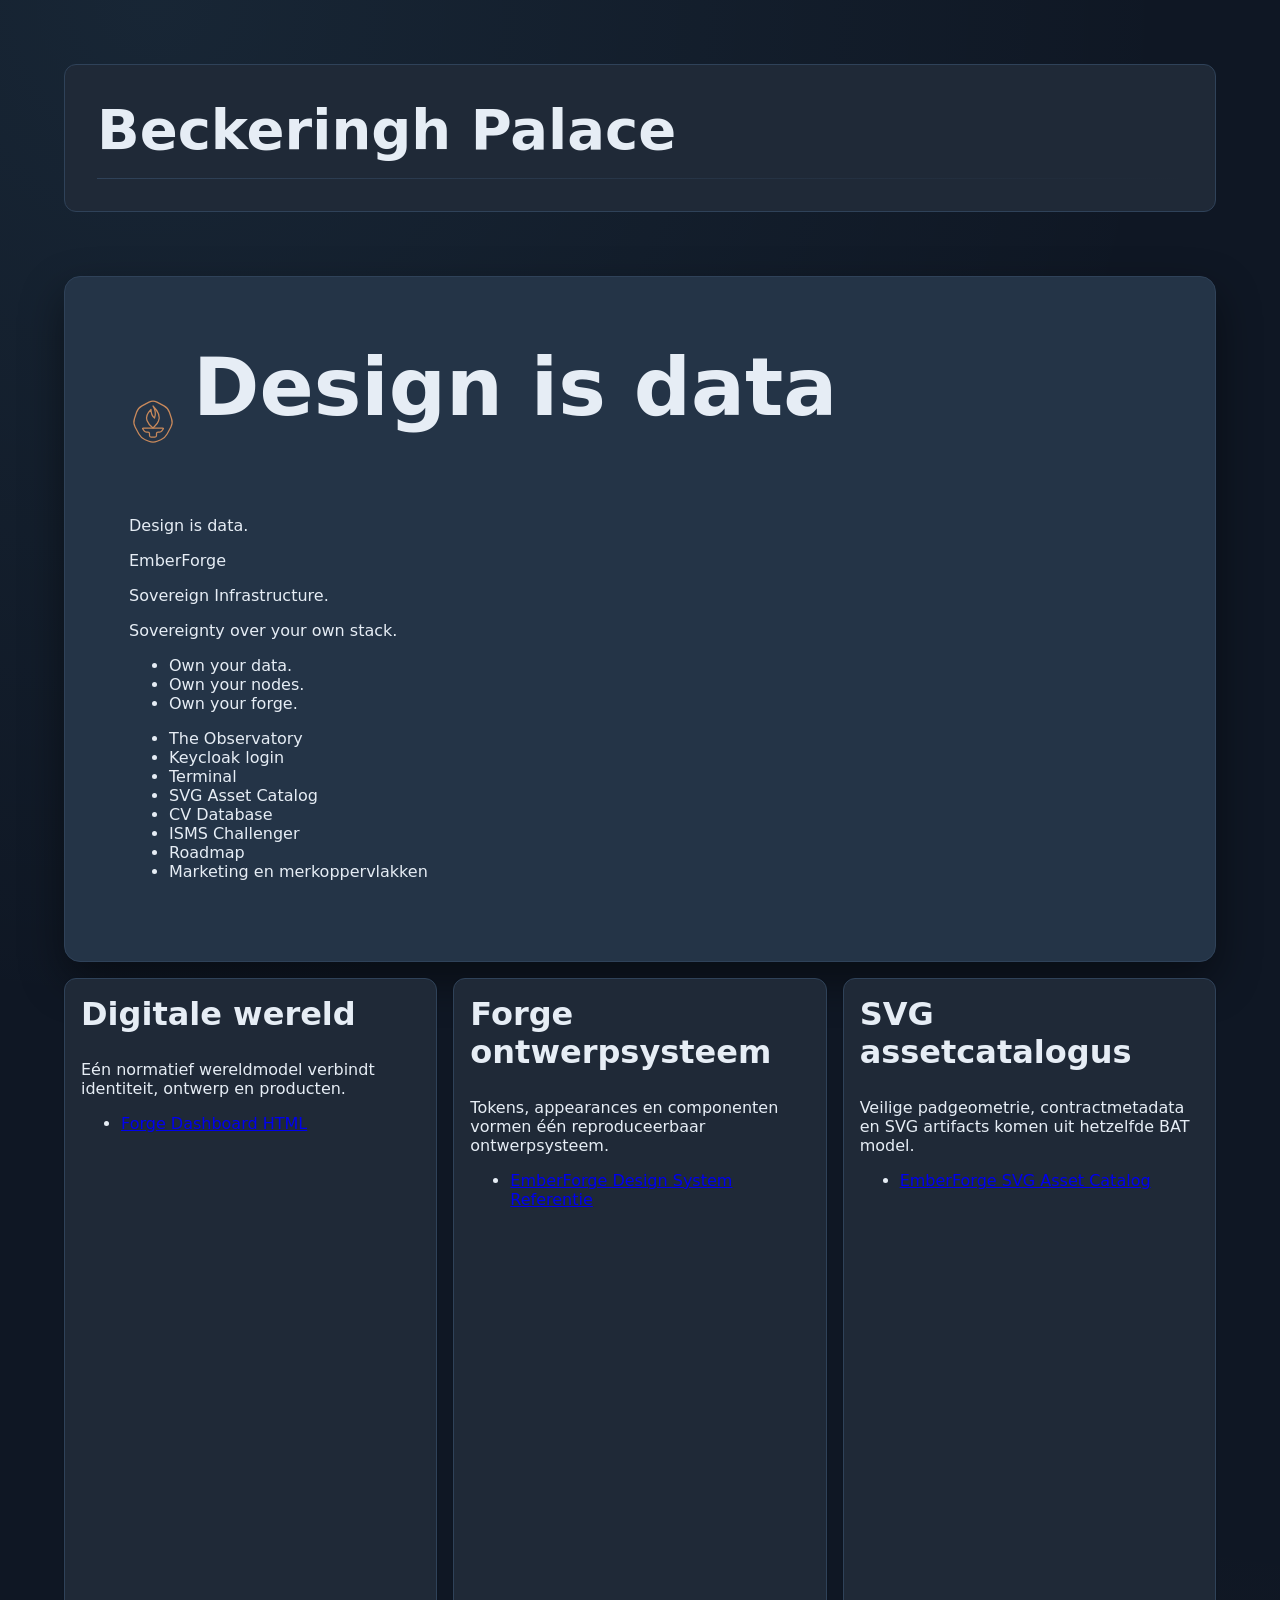
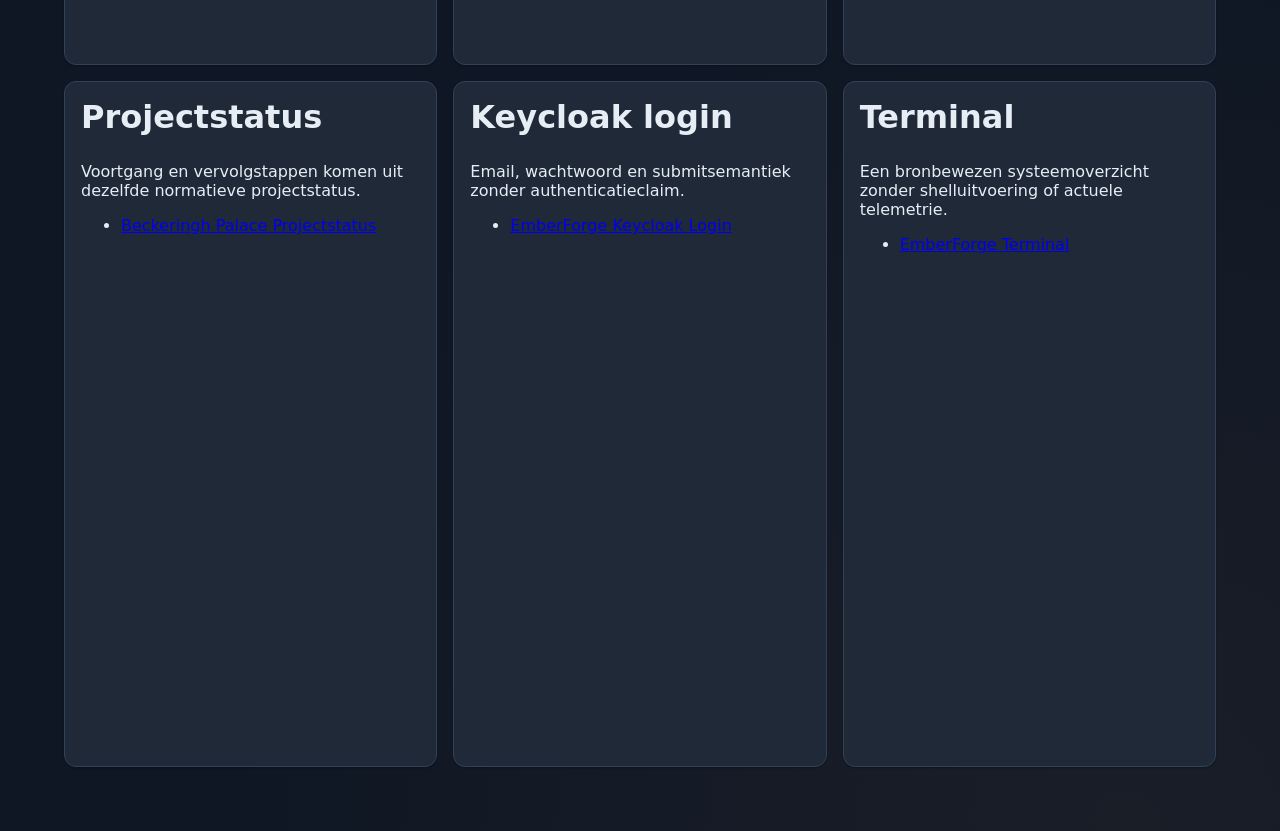
<file: output/products/index.html>
<!doctype html>
<html lang="nl">
<head>
  <meta charset="utf-8">
  <title>Beckeringh Palace</title>
  <link rel="stylesheet" href="tokens.css">
  <link rel="stylesheet" href="components.css">
  <style>
    :root {
      --bp-color-bone-300: #B8C5D6;
      --bp-color-bone-50: #E6EDF5;
      --bp-color-ember-300: #E2A982;
      --bp-color-ember-500: #C9895B;
      --bp-color-ink-500: #3E5573;
      --bp-color-ink-600: #2F4259;
      --bp-color-ink-700: #243447;
      --bp-color-ink-800: #1F2937;
      --bp-color-ink-900: #0F1724;
      --bp-color-ink-950: #0A111C;
      --bp-color-sky-300: #A5DEFB;
      --bp-color-sky-400: #7DD3FC;
      --bp-color-sky-500: #38BDF8;
      --bp-color-sky-soft: #7DD3FC0F;
      --bp-color-status-error: #F87171;
      --bp-color-status-error-foreground: #FCA5A5;
      --bp-color-status-error-surface: #F871711A;
      --bp-color-status-info-surface: #7DD3FC1A;
      --bp-color-status-success: #4ADE80;
      --bp-color-status-success-foreground: #86EFAC;
      --bp-color-status-success-surface: #4ADE801F;
      --bp-color-status-warning: #E0B341;
      --bp-color-status-warning-foreground: #F3D783;
      --bp-color-status-warning-surface: #E0B3411A;
      --bp-color-transparent-clear: #00000000;
      --bp-theme-primary: var(--bp-color-sky-400);
      --bp-theme-background: var(--bp-color-ink-900);
      --bp-theme-surface: var(--bp-color-ink-800);
      --bp-theme-foreground: var(--bp-color-bone-50);
      --bp-theme-accent: var(--bp-color-ember-500);
      --bp-theme-success: var(--bp-color-status-success);
      --bp-theme-warning: var(--bp-color-status-warning);
      --bp-theme-error: var(--bp-color-status-error);
      --bp-font-heading: "Orbitron", "Iceland", "Bank Gothic", system-ui, sans-serif;
      --bp-font-body: "Inter", "IBM Plex Sans", system-ui, -apple-system, sans-serif;
      --bp-font-mono: "JetBrains Mono", "Fira Code", "SF Mono", "Menlo", monospace;
      --bp-type-display: 80px;
      --bp-type-display-font: var(--bp-font-heading);
      --bp-type-display-weight: 500;
      --bp-type-display-line-height: 1;
      --bp-type-display-letter-spacing: 0.08em;
      --bp-type-title: 56px;
      --bp-type-title-font: var(--bp-font-heading);
      --bp-type-title-weight: 600;
      --bp-type-title-line-height: 1.15;
      --bp-type-title-letter-spacing: -0.01em;
      --bp-type-heading: 32px;
      --bp-type-heading-font: var(--bp-font-heading);
      --bp-type-heading-weight: 700;
      --bp-type-heading-line-height: 1.3;
      --bp-type-heading-letter-spacing: normal;
      --bp-type-body: 16px;
      --bp-type-body-font: var(--bp-font-body);
      --bp-type-body-weight: 400;
      --bp-type-body-line-height: 1.55;
      --bp-type-body-letter-spacing: normal;
      --bp-type-label: 12px;
      --bp-type-label-font: var(--bp-font-body);
      --bp-type-label-weight: 500;
      --bp-type-label-line-height: normal;
      --bp-type-label-letter-spacing: 0.18em;
      --bp-type-caption: 12px;
      --bp-type-caption-font: var(--bp-font-body);
      --bp-type-caption-weight: 400;
      --bp-type-caption-line-height: normal;
      --bp-type-caption-letter-spacing: normal;
      --bp-material-canvas: var(--bp-color-ink-900);
      --bp-material-surface: var(--bp-color-ink-800);
      --bp-material-raised: var(--bp-color-ink-700);
      --bp-material-field: var(--bp-color-ink-950);
      --bp-material-transparent: var(--bp-color-transparent-clear);
      --bp-material-foreground: var(--bp-color-bone-50);
      --bp-material-muted: var(--bp-color-bone-300);
      --bp-material-accent: var(--bp-color-ember-500);
      --bp-material-accent-hover: var(--bp-color-ember-300);
      --bp-material-outline: var(--bp-color-ink-600);
      --bp-material-interaction: var(--bp-color-sky-400);
      --bp-material-interaction-hover: var(--bp-color-sky-300);
      --bp-material-interaction-soft: var(--bp-color-sky-soft);
      --bp-material-interaction-pressed: var(--bp-color-sky-500);
      --bp-material-disabled: var(--bp-color-ink-500);
      --bp-material-success: var(--bp-color-status-success);
      --bp-material-success-surface: var(--bp-color-status-success-surface);
      --bp-material-success-foreground: var(--bp-color-status-success-foreground);
      --bp-material-warning: var(--bp-color-status-warning);
      --bp-material-warning-surface: var(--bp-color-status-warning-surface);
      --bp-material-warning-foreground: var(--bp-color-status-warning-foreground);
      --bp-material-error: var(--bp-color-status-error);
      --bp-material-error-surface: var(--bp-color-status-error-surface);
      --bp-material-error-foreground: var(--bp-color-status-error-foreground);
      --bp-material-info: var(--bp-color-sky-400);
      --bp-material-info-surface: var(--bp-color-status-info-surface);
      --bp-material-info-foreground: var(--bp-color-sky-300);
      --bp-border-hairline: 1px;
      --bp-border-regular: 1px;
      --bp-border-strong: 1px;
      --bp-border-style: solid;
      --bp-radius-small: 4px;
      --bp-radius-medium: 12px;
      --bp-radius-large: 16px;
      --bp-radius-pill: 999px;
      --bp-radius-control: 8px;
      --bp-shadow-low: 0 1px 2px rgba(0,0,0,0.25);
      --bp-shadow-medium: 0 6px 18px rgba(0,0,0,0.35);
      --bp-shadow-high: 0 18px 44px rgba(0,0,0,0.45);
      --bp-shadow-none: none;
      --bp-shadow-glow: 0 0 0 1px rgba(125,211,252,0.18), 0 6px 24px rgba(125,211,252,0.10);
      --bp-shadow-focus: 0 0 0 3px rgba(125,211,252,0.15);
      --bp-shadow-glow-accent: 0 0 0 1px rgba(201,137,91,0.30), 0 6px 22px rgba(201,137,91,0.18);
      --bp-motion-fast: 120ms;
      --bp-motion-normal: 220ms;
      --bp-motion-slow: 420ms;
      --bp-motion-easing: cubic-bezier(0.2, 0.7, 0.2, 1);
      --bp-motion-rest-offset: 0px;
      --bp-motion-hover-offset: -1px;
      --bp-spacing-none: 0;
      --bp-spacing-xs: 4px;
      --bp-spacing-small: 8px;
      --bp-spacing-medium: 16px;
      --bp-spacing-large: 32px;
      --bp-spacing-xl: 64px;
      --bp-art-canvas: #0F1724;
      --bp-art-interaction: #7DD3FC;
      --bp-art-warm-accent: #C9895B;
    }
    body {
      margin: 0;
      min-height: 100vh;
      padding: var(--bp-spacing-xl);
      box-sizing: border-box;
      background: var(--bp-theme-background);
      color: var(--bp-theme-foreground);
      font-family: var(--bp-font-body);
    }
    h1, h2, h3, h4, h5, h6 { font-family: var(--bp-font-heading); }
    code, pre, kbd, samp { font-family: var(--bp-font-mono); }
    .bp-product-header {
      max-width: 72rem;
      margin-bottom: var(--bp-spacing-xl);
      padding: var(--bp-spacing-large);
      box-sizing: border-box;
      background: var(--bp-material-surface);
      border-left: var(--bp-border-strong) var(--bp-border-style) var(--bp-material-accent);
      border-radius: var(--bp-radius-medium);
    }
    .bp-product-header h1 {
      margin: 0;
      font-size: var(--bp-type-title);
    }
    .bp-layout { gap: var(--bp-spacing-medium); }
    .bp-region { padding: var(--bp-spacing-large); }
    .bp-region h2 { margin-top: 0; }
    .bp-lockup {
      display: flex;
      align-items: center;
      gap: var(--bp-spacing-medium);
    }
    .bp-lockup h2 { margin-top: 0; }
    .bp-brand-mark {
      flex: none;
      width: 3rem;
      height: 3rem;
      color: var(--bp-material-accent);
    }
    @media (max-width: 960px) {
      body { padding: var(--bp-spacing-large); }
    }
    body {
      background:
        radial-gradient(circle at 12% 0%, color-mix(in srgb, var(--bp-art-interaction) 8%, transparent), transparent 38%),
        radial-gradient(circle at 88% 100%, color-mix(in srgb, var(--bp-art-warm-accent) 6%, transparent), transparent 34%),
        var(--bp-art-canvas);
    }
    .bp-product-header {
      border: var(--bp-border-hairline) var(--bp-border-style) var(--bp-material-outline);
      border-left-color: var(--bp-material-outline);
    }
    .bp-product-header::after {
      content: "";
      display: block;
      height: var(--bp-border-hairline);
      margin-top: var(--bp-spacing-medium);
      background: linear-gradient(90deg, var(--bp-material-outline), transparent);
    }
    @media (prefers-reduced-motion: reduce) {
      .bp-region { transition: none; }
    }
    .bp-canvas { background: var(--bp-material-canvas); }
    .bp-region {
      background: var(--bp-material-raised);
      color: var(--bp-material-foreground);
      border: var(--bp-border-hairline) var(--bp-border-style) var(--bp-material-outline);
      border-radius: var(--bp-radius-medium);
      box-shadow: var(--bp-shadow-low);
      transition: box-shadow var(--bp-motion-normal) var(--bp-motion-easing);
    }
    .bp-metric {
      margin: var(--bp-spacing-small) 0;
      color: var(--bp-material-accent);
      font-family: var(--bp-font-heading);
      font-size: calc(var(--bp-type-heading) * 2);
      font-weight: 700;
      line-height: 1;
    }
    .bp-metric-details {
      display: grid;
      gap: var(--bp-spacing-xs);
      margin: var(--bp-spacing-small) 0;
      padding: 0;
      list-style: none;
      color: var(--bp-material-muted);
      font-size: var(--bp-type-caption);
    }
    .bp-metric-details li {
      display: flex;
      justify-content: space-between;
      gap: var(--bp-spacing-small);
      border-bottom: var(--bp-border-hairline) var(--bp-border-style) var(--bp-material-outline);
    }
    .bp-metric-detail-value {
      color: var(--bp-material-foreground);
      font-weight: 700;
    }
    .bp-status-summary {
      display: grid;
      grid-template-columns: minmax(12rem, 18rem) 1fr;
      gap: var(--bp-spacing-large);
      margin-bottom: var(--bp-spacing-large);
    }
    .bp-status-overall {
      padding: var(--bp-spacing-large);
      background: var(--bp-material-raised);
      border: var(--bp-border-hairline) var(--bp-border-style) var(--bp-material-outline);
      border-radius: var(--bp-radius-medium);
    }
    .bp-status-overall strong {
      color: var(--bp-material-accent);
      font-family: var(--bp-font-heading);
      font-size: var(--bp-type-display);
    }
    .bp-status-milestones, .bp-status-areas {
      display: grid;
      gap: var(--bp-spacing-medium);
    }
    .bp-status-milestones { grid-template-columns: repeat(3, minmax(0, 1fr)); }
    .bp-status-areas { grid-template-columns: repeat(2, minmax(0, 1fr)); }
    .bp-status-card {
      padding: var(--bp-spacing-large);
      background: var(--bp-material-raised);
      border: var(--bp-border-hairline) var(--bp-border-style) var(--bp-material-outline);
      border-radius: var(--bp-radius-medium);
    }
    .bp-status-card h2, .bp-status-card h3 { margin-top: 0; }
    .bp-status-progress {
      width: 100%;
      accent-color: var(--bp-material-accent);
    }
    .bp-status-label { color: var(--bp-material-muted); }
    @media (max-width: 960px) {
      .bp-status-summary, .bp-status-milestones, .bp-status-areas { grid-template-columns: 1fr; }
    }
    .bp-layout { box-sizing: border-box; }
    .bp-region { box-sizing: border-box; }
    @media (max-width: 960px) {
      .bp-layout-beckeringh-palace-homepage-grid { grid-template-columns:repeat(1,minmax(0,1fr)) !important; }
      [data-region="homepage-intro-region"] { grid-column:1 / span 1 !important; grid-row:auto !important; order:1; }
      [data-region="homepage-world-region"] { grid-column:1 / span 1 !important; grid-row:auto !important; order:2; }
      [data-region="homepage-design-system-region"] { grid-column:1 / span 1 !important; grid-row:auto !important; order:3; }
      [data-region="homepage-svg-assets-region"] { grid-column:1 / span 1 !important; grid-row:auto !important; order:4; }
      [data-region="homepage-project-status-region"] { grid-column:1 / span 1 !important; grid-row:auto !important; order:5; }
      [data-region="homepage-keycloak-region"] { grid-column:1 / span 1 !important; grid-row:auto !important; order:6; }
      [data-region="homepage-terminal-region"] { grid-column:1 / span 1 !important; grid-row:auto !important; order:7; }
    }
  </style>
</head>
<body data-world="beckeringh-palace" data-theme="forge" data-art-direction="emberforge-art-direction" data-art-glow="controlled" data-art-ornament="technical-linework" data-art-density="spacious" data-art-imagery="isometric-line-art" data-art-warm-accent-limit="2" data-typography="forge-interface" data-font-delivery="local-only" data-product-mode="static" data-product-content="composition" data-time-context="none" data-snapshot-id="9ef87cf17043d402edfe72f504be04fcdbddb6193abe734819b54e5c33842fa3" data-snapshot-ref="sha256:9ef87cf17043d402edfe72f504be04fcdbddb6193abe734819b54e5c33842fa3">
  <header class="bp-product-header">
    <h1>Beckeringh Palace</h1>
  </header>
  <main class="bp-layout bp-layout-beckeringh-palace-homepage-grid" data-layout-type="grid" data-responsive-breakpoint="960" data-compact-columns="1" style="display:grid;grid-template-columns:repeat(6,minmax(0,1fr));grid-template-rows:repeat(3,minmax(0,1fr))">
    <section class="bp-region bp-forge-panel bp-variant-forge-panel-hero" data-region="homepage-intro-region" data-instance="homepage-intro" data-component="forge-panel" data-variant="forge-panel-hero" data-appearance="forge-panel-hero-appearance" data-component-states="rest" data-state-rest-appearance="forge-panel-hero-appearance" data-homepage-area="homepage-entrance" data-homepage-role="entree" data-component-role="hero" data-reading-order="1" data-focus-order="0" data-navigation-behavior="geen" data-compact-order="1" data-accessibility-contract="forge-panel-accessibility" data-accessibility-role="groep" data-accessibility-name-source="titel" data-accessibility-disabled="niet-van-toepassing" data-accessibility-focus="geen" data-accessibility-keyboard="geen" aria-labelledby="bp-instance-homepage-intro-title" style="grid-column:1 / span 6;grid-row:1 / span 1">
      <div class="bp-lockup">
        <svg xmlns="http://www.w3.org/2000/svg" viewBox="0 0 96 96" fill="none" stroke="currentColor" stroke-width="2.5" stroke-linecap="round" stroke-linejoin="round" focusable="false" data-bp-asset="emberforge-merkteken" data-bp-role="logo" data-bp-family="emberforge-merkassets" data-bp-variant="merkteken" data-bp-snapshot="sha256:9ef87cf17043d402edfe72f504be04fcdbddb6193abe734819b54e5c33842fa3" class="bp-brand-mark" aria-hidden="true">
          <path d="M 40.06 10.24 Q 48 6 55.94 10.24 L 70.06 17.76 Q 78 22 80.85 30.54 L 85.15 43.46 Q 88 52 83.76 59.94 L 76.24 74.06 Q 72 82 63.69 85.46 L 56.31 88.54 Q 48 92 39.69 88.54 L 32.31 85.46 Q 24 82 19.76 74.06 L 12.24 59.94 Q 8 52 10.85 43.46 L 15.15 30.54 Q 18 22 25.94 17.76 L 40.06 10.24 Z"/>
          <path d="M48 18 C59 29 63 38 59 48 C57 54 52 58 48 62 C43 58 38 53 36 47 C33 39 38 31 44 25 C44 34 47 39 51 42 C54 34 53 26 48 18 Z"/>
          <path d="M 27.8 64.4 Q 26 62 29 62 L 67 62 Q 70 62 68.2 64.4 L 65.8 67.6 Q 64 70 61 70 L 58 70 Q 55 70 55 73 L 55 77 Q 55 80 52 80 L 44 80 Q 41 80 41 77 L 41 73 Q 41 70 38 70 L 35 70 Q 32 70 30.2 67.6 L 27.8 64.4 Z"/>
        </svg>
        <h2 id="bp-instance-homepage-intro-title">Design is data</h2>
      </div>
      <p class="bp-core-message">Design is data.</p>
      <p class="bp-brand-name">EmberForge</p>
      <p class="bp-brand-tagline">Sovereign Infrastructure.</p>
      <p class="bp-brand-promise">Sovereignty over your own stack.</p>
      <ul class="bp-brand-principles" data-brand="emberforge" data-language="Nederlands met technische termen in het Engels" data-voice="Zelfverzekerd, technisch en rustig">
        <li>Own your data.</li>
        <li>Own your nodes.</li>
        <li>Own your forge.</li>
      </ul>
      <ul class="bp-brand-products" aria-label="Productfamilie">
        <li>The Observatory</li>
        <li>Keycloak login</li>
        <li>Terminal</li>
        <li>SVG Asset Catalog</li>
        <li>CV Database</li>
        <li>ISMS Challenger</li>
        <li>Roadmap</li>
        <li>Marketing en merkoppervlakken</li>
      </ul>
    </section>
    <section class="bp-region bp-forge-panel bp-variant-forge-panel-route" data-region="homepage-world-region" data-instance="homepage-world" data-component="forge-panel" data-variant="forge-panel-route" data-appearance="forge-panel-card-rest-appearance" data-component-states="rest hover focus pressed disabled" data-state-rest-appearance="forge-panel-card-rest-appearance" data-state-hover-appearance="forge-panel-card-hover-appearance" data-state-focus-appearance="forge-panel-card-focus-appearance" data-state-pressed-appearance="forge-panel-card-pressed-appearance" data-state-disabled-appearance="forge-panel-card-disabled-appearance" data-homepage-area="homepage-world-area" data-homepage-role="route" data-component-role="routekaart" data-reading-order="2" data-focus-order="1" data-navigation-behavior="volledige-kaart" data-compact-order="2" data-accessibility-contract="forge-panel-accessibility" data-accessibility-role="groep" data-accessibility-name-source="titel" data-accessibility-disabled="niet-van-toepassing" data-accessibility-focus="geen" data-accessibility-keyboard="geen" aria-labelledby="bp-instance-homepage-world-title" style="grid-column:1 / span 2;grid-row:2 / span 1">
      <h2 id="bp-instance-homepage-world-title">Digitale wereld</h2>
      <p class="bp-core-message">Eén normatief wereldmodel verbindt identiteit, ontwerp en producten.</p>
      <nav class="bp-product-navigation" aria-label="Productnavigatie">
        <ul>
          <li><a href="forge-dashboard.html" data-navigation-target="forge-dashboard-html" data-navigation-kind="product">Forge Dashboard HTML</a></li>
        </ul>
      </nav>
    </section>
    <section class="bp-region bp-forge-panel bp-variant-forge-panel-route" data-region="homepage-design-system-region" data-instance="homepage-design-system" data-component="forge-panel" data-variant="forge-panel-route" data-appearance="forge-panel-card-rest-appearance" data-component-states="rest hover focus pressed disabled" data-state-rest-appearance="forge-panel-card-rest-appearance" data-state-hover-appearance="forge-panel-card-hover-appearance" data-state-focus-appearance="forge-panel-card-focus-appearance" data-state-pressed-appearance="forge-panel-card-pressed-appearance" data-state-disabled-appearance="forge-panel-card-disabled-appearance" data-homepage-area="homepage-design-system-area" data-homepage-role="route" data-component-role="routekaart" data-reading-order="3" data-focus-order="2" data-navigation-behavior="volledige-kaart" data-compact-order="3" data-accessibility-contract="forge-panel-accessibility" data-accessibility-role="groep" data-accessibility-name-source="titel" data-accessibility-disabled="niet-van-toepassing" data-accessibility-focus="geen" data-accessibility-keyboard="geen" aria-labelledby="bp-instance-homepage-design-system-title" style="grid-column:3 / span 2;grid-row:2 / span 1">
      <h2 id="bp-instance-homepage-design-system-title">Forge ontwerpsysteem</h2>
      <p class="bp-core-message">Tokens, appearances en componenten vormen één reproduceerbaar ontwerpsysteem.</p>
      <nav class="bp-product-navigation" aria-label="Productnavigatie">
        <ul>
          <li><a href="components.html" data-navigation-target="forge-design-system-reference-html" data-navigation-kind="product">EmberForge Design System Referentie</a></li>
        </ul>
      </nav>
    </section>
    <section class="bp-region bp-forge-panel bp-variant-forge-panel-route" data-region="homepage-svg-assets-region" data-instance="homepage-svg-assets" data-component="forge-panel" data-variant="forge-panel-route" data-appearance="forge-panel-card-rest-appearance" data-component-states="rest hover focus pressed disabled" data-state-rest-appearance="forge-panel-card-rest-appearance" data-state-hover-appearance="forge-panel-card-hover-appearance" data-state-focus-appearance="forge-panel-card-focus-appearance" data-state-pressed-appearance="forge-panel-card-pressed-appearance" data-state-disabled-appearance="forge-panel-card-disabled-appearance" data-homepage-area="homepage-svg-assets-area" data-homepage-role="route" data-component-role="routekaart" data-reading-order="4" data-focus-order="3" data-navigation-behavior="volledige-kaart" data-compact-order="4" data-accessibility-contract="forge-panel-accessibility" data-accessibility-role="groep" data-accessibility-name-source="titel" data-accessibility-disabled="niet-van-toepassing" data-accessibility-focus="geen" data-accessibility-keyboard="geen" aria-labelledby="bp-instance-homepage-svg-assets-title" style="grid-column:5 / span 2;grid-row:2 / span 1">
      <h2 id="bp-instance-homepage-svg-assets-title">SVG assetcatalogus</h2>
      <p class="bp-core-message">Veilige padgeometrie, contractmetadata en SVG artifacts komen uit hetzelfde BAT model.</p>
      <nav class="bp-product-navigation" aria-label="Productnavigatie">
        <ul>
          <li><a href="assets.html" data-navigation-target="emberforge-svg-asset-catalog-html" data-navigation-kind="product">EmberForge SVG Asset Catalog</a></li>
        </ul>
      </nav>
    </section>
    <section class="bp-region bp-forge-panel bp-variant-forge-panel-route" data-region="homepage-project-status-region" data-instance="homepage-project-status" data-component="forge-panel" data-variant="forge-panel-route" data-appearance="forge-panel-card-rest-appearance" data-component-states="rest hover focus pressed disabled" data-state-rest-appearance="forge-panel-card-rest-appearance" data-state-hover-appearance="forge-panel-card-hover-appearance" data-state-focus-appearance="forge-panel-card-focus-appearance" data-state-pressed-appearance="forge-panel-card-pressed-appearance" data-state-disabled-appearance="forge-panel-card-disabled-appearance" data-homepage-area="homepage-project-status-area" data-homepage-role="route" data-component-role="routekaart" data-reading-order="5" data-focus-order="4" data-navigation-behavior="volledige-kaart" data-compact-order="5" data-accessibility-contract="forge-panel-accessibility" data-accessibility-role="groep" data-accessibility-name-source="titel" data-accessibility-disabled="niet-van-toepassing" data-accessibility-focus="geen" data-accessibility-keyboard="geen" aria-labelledby="bp-instance-homepage-project-status-title" style="grid-column:1 / span 2;grid-row:3 / span 1">
      <h2 id="bp-instance-homepage-project-status-title">Projectstatus</h2>
      <p class="bp-core-message">Voortgang en vervolgstappen komen uit dezelfde normatieve projectstatus.</p>
      <nav class="bp-product-navigation" aria-label="Productnavigatie">
        <ul>
          <li><a href="project-status.html" data-navigation-target="project-status-html" data-navigation-kind="product">Beckeringh Palace Projectstatus</a></li>
        </ul>
      </nav>
    </section>
    <section class="bp-region bp-forge-panel bp-variant-forge-panel-route" data-region="homepage-keycloak-region" data-instance="homepage-keycloak" data-component="forge-panel" data-variant="forge-panel-route" data-appearance="forge-panel-card-rest-appearance" data-component-states="rest hover focus pressed disabled" data-state-rest-appearance="forge-panel-card-rest-appearance" data-state-hover-appearance="forge-panel-card-hover-appearance" data-state-focus-appearance="forge-panel-card-focus-appearance" data-state-pressed-appearance="forge-panel-card-pressed-appearance" data-state-disabled-appearance="forge-panel-card-disabled-appearance" data-homepage-area="homepage-keycloak-area" data-homepage-role="route" data-component-role="routekaart" data-reading-order="6" data-focus-order="5" data-navigation-behavior="volledige-kaart" data-compact-order="6" data-accessibility-contract="forge-panel-accessibility" data-accessibility-role="groep" data-accessibility-name-source="titel" data-accessibility-disabled="niet-van-toepassing" data-accessibility-focus="geen" data-accessibility-keyboard="geen" aria-labelledby="bp-instance-homepage-keycloak-title" style="grid-column:3 / span 2;grid-row:3 / span 1">
      <h2 id="bp-instance-homepage-keycloak-title">Keycloak login</h2>
      <p class="bp-core-message">Email, wachtwoord en submitsemantiek zonder authenticatieclaim.</p>
      <nav class="bp-product-navigation" aria-label="Productnavigatie">
        <ul>
          <li><a href="emberforge-keycloak-login.html" data-navigation-target="emberforge-keycloak-login-html" data-navigation-kind="product">EmberForge Keycloak Login</a></li>
        </ul>
      </nav>
    </section>
    <section class="bp-region bp-forge-panel bp-variant-forge-panel-route" data-region="homepage-terminal-region" data-instance="homepage-terminal" data-component="forge-panel" data-variant="forge-panel-route" data-appearance="forge-panel-card-rest-appearance" data-component-states="rest hover focus pressed disabled" data-state-rest-appearance="forge-panel-card-rest-appearance" data-state-hover-appearance="forge-panel-card-hover-appearance" data-state-focus-appearance="forge-panel-card-focus-appearance" data-state-pressed-appearance="forge-panel-card-pressed-appearance" data-state-disabled-appearance="forge-panel-card-disabled-appearance" data-homepage-area="homepage-terminal-area" data-homepage-role="route" data-component-role="routekaart" data-reading-order="7" data-focus-order="6" data-navigation-behavior="volledige-kaart" data-compact-order="7" data-accessibility-contract="forge-panel-accessibility" data-accessibility-role="groep" data-accessibility-name-source="titel" data-accessibility-disabled="niet-van-toepassing" data-accessibility-focus="geen" data-accessibility-keyboard="geen" aria-labelledby="bp-instance-homepage-terminal-title" style="grid-column:5 / span 2;grid-row:3 / span 1">
      <h2 id="bp-instance-homepage-terminal-title">Terminal</h2>
      <p class="bp-core-message">Een bronbewezen systeemoverzicht zonder shelluitvoering of actuele telemetrie.</p>
      <nav class="bp-product-navigation" aria-label="Productnavigatie">
        <ul>
          <li><a href="emberforge-terminal.html" data-navigation-target="emberforge-terminal-html" data-navigation-kind="product">EmberForge Terminal</a></li>
        </ul>
      </nav>
    </section>
  </main>
</body>
</html>
</file>
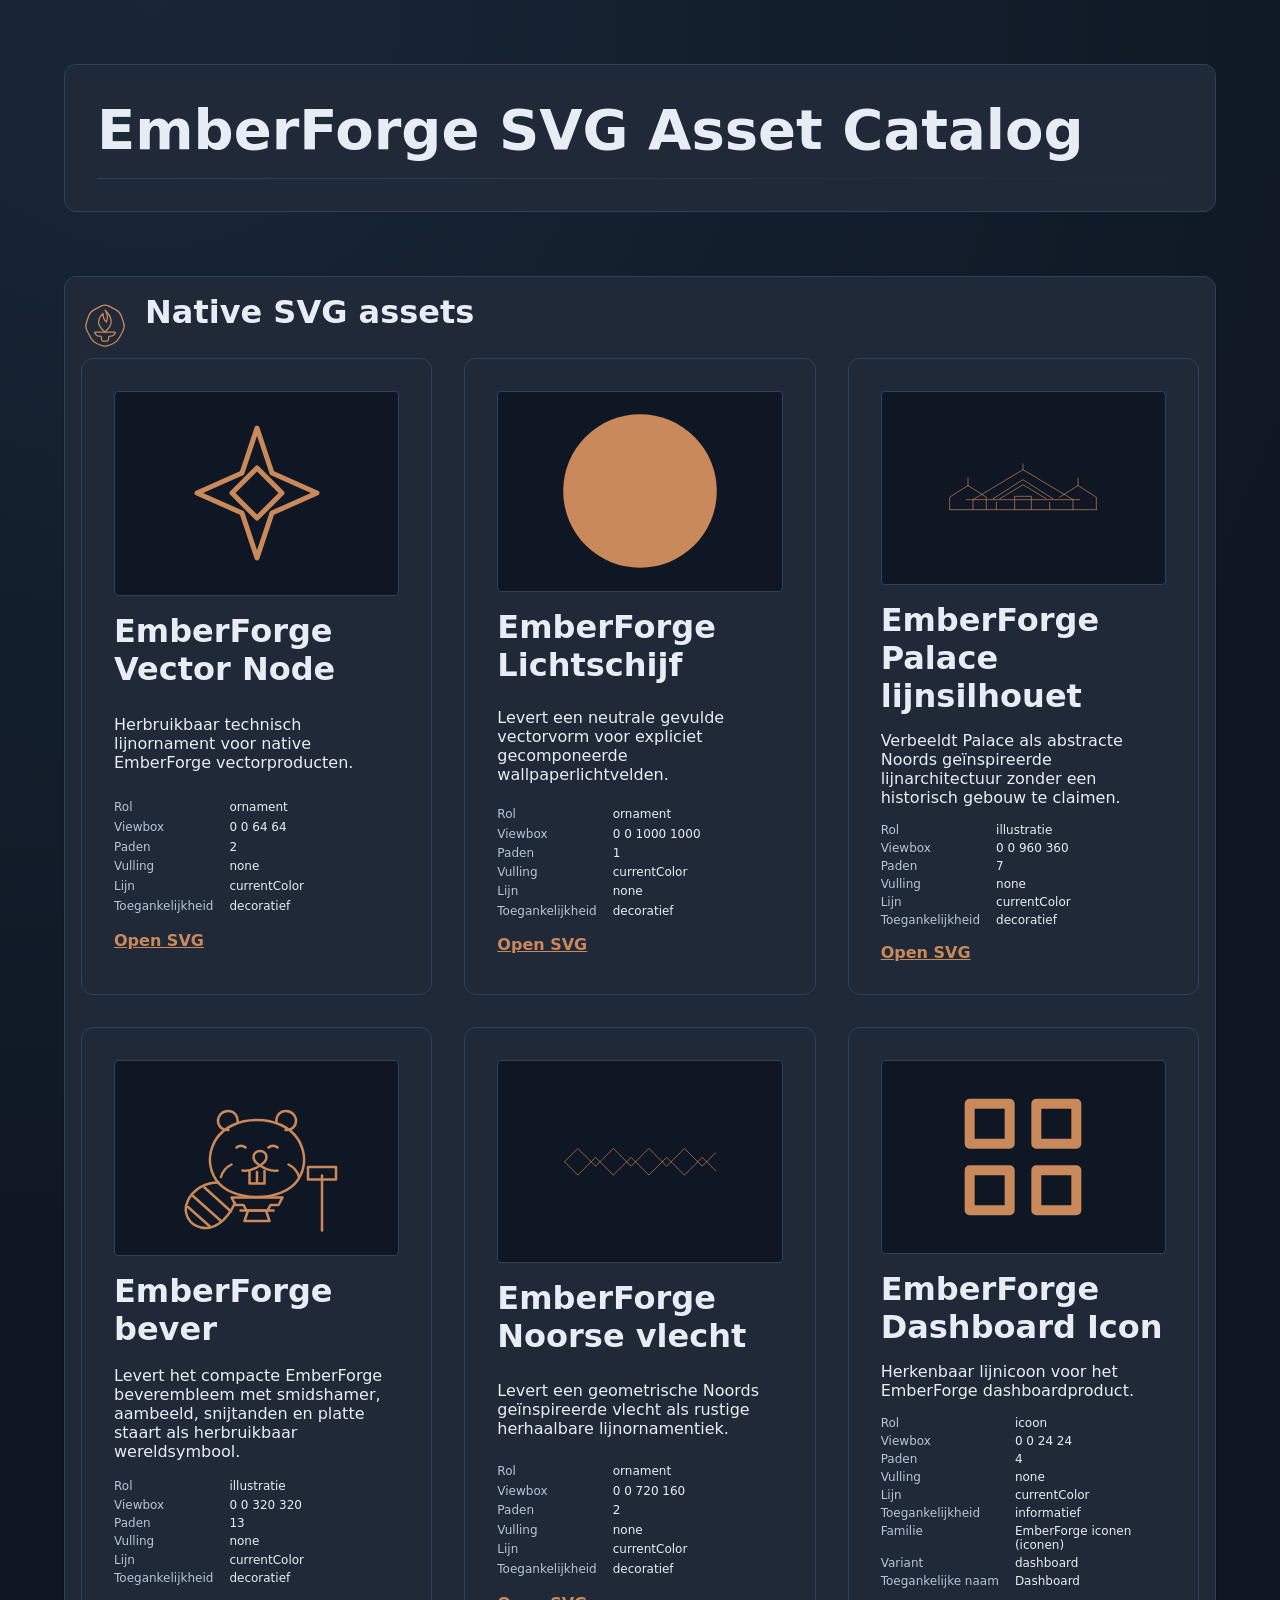
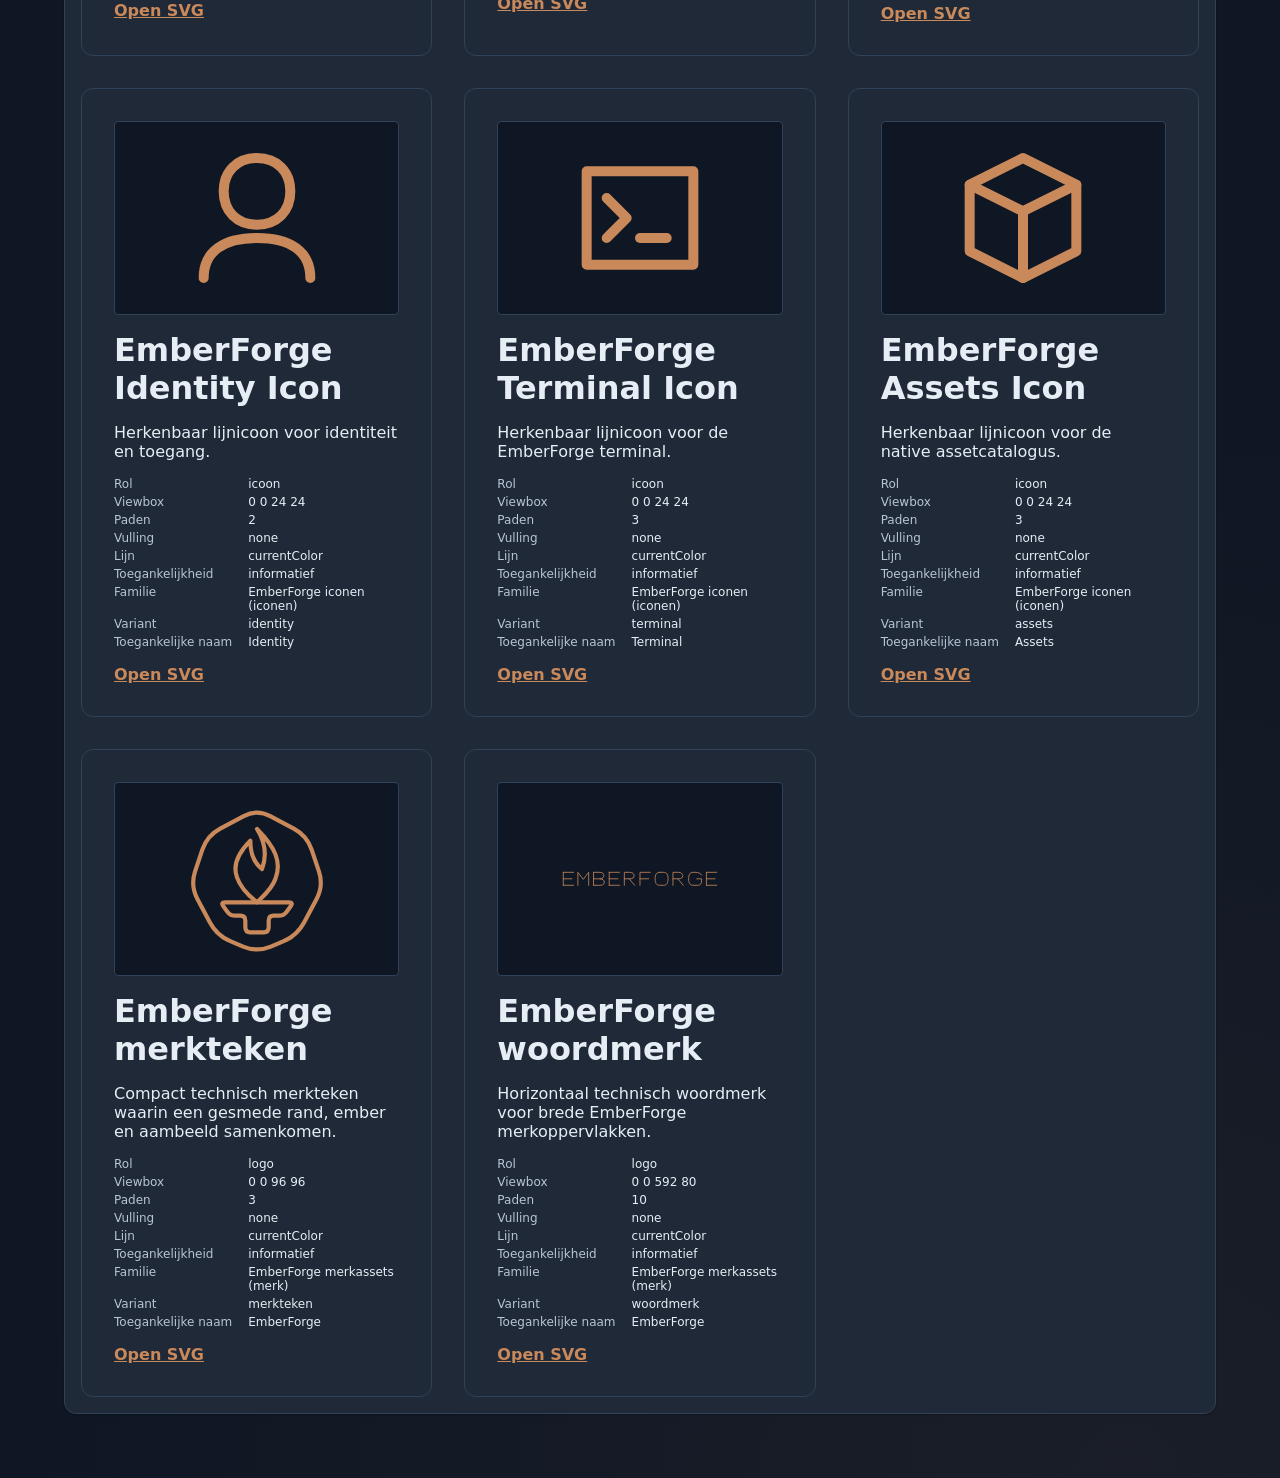
<file: output/products/assets.html>
<!doctype html>
<html lang="nl">
<head>
  <meta charset="utf-8">
  <title>EmberForge SVG Asset Catalog</title>
  <link rel="stylesheet" href="tokens.css">
  <link rel="stylesheet" href="components.css">
  <style>
    :root {
      --bp-color-bone-300: #B8C5D6;
      --bp-color-bone-50: #E6EDF5;
      --bp-color-ember-300: #E2A982;
      --bp-color-ember-500: #C9895B;
      --bp-color-ink-500: #3E5573;
      --bp-color-ink-600: #2F4259;
      --bp-color-ink-700: #243447;
      --bp-color-ink-800: #1F2937;
      --bp-color-ink-900: #0F1724;
      --bp-color-ink-950: #0A111C;
      --bp-color-sky-300: #A5DEFB;
      --bp-color-sky-400: #7DD3FC;
      --bp-color-sky-500: #38BDF8;
      --bp-color-sky-soft: #7DD3FC0F;
      --bp-color-status-error: #F87171;
      --bp-color-status-error-foreground: #FCA5A5;
      --bp-color-status-error-surface: #F871711A;
      --bp-color-status-info-surface: #7DD3FC1A;
      --bp-color-status-success: #4ADE80;
      --bp-color-status-success-foreground: #86EFAC;
      --bp-color-status-success-surface: #4ADE801F;
      --bp-color-status-warning: #E0B341;
      --bp-color-status-warning-foreground: #F3D783;
      --bp-color-status-warning-surface: #E0B3411A;
      --bp-color-transparent-clear: #00000000;
      --bp-theme-primary: var(--bp-color-sky-400);
      --bp-theme-background: var(--bp-color-ink-900);
      --bp-theme-surface: var(--bp-color-ink-800);
      --bp-theme-foreground: var(--bp-color-bone-50);
      --bp-theme-accent: var(--bp-color-ember-500);
      --bp-theme-success: var(--bp-color-status-success);
      --bp-theme-warning: var(--bp-color-status-warning);
      --bp-theme-error: var(--bp-color-status-error);
      --bp-font-heading: "Orbitron", "Iceland", "Bank Gothic", system-ui, sans-serif;
      --bp-font-body: "Inter", "IBM Plex Sans", system-ui, -apple-system, sans-serif;
      --bp-font-mono: "JetBrains Mono", "Fira Code", "SF Mono", "Menlo", monospace;
      --bp-type-display: 80px;
      --bp-type-display-font: var(--bp-font-heading);
      --bp-type-display-weight: 500;
      --bp-type-display-line-height: 1;
      --bp-type-display-letter-spacing: 0.08em;
      --bp-type-title: 56px;
      --bp-type-title-font: var(--bp-font-heading);
      --bp-type-title-weight: 600;
      --bp-type-title-line-height: 1.15;
      --bp-type-title-letter-spacing: -0.01em;
      --bp-type-heading: 32px;
      --bp-type-heading-font: var(--bp-font-heading);
      --bp-type-heading-weight: 700;
      --bp-type-heading-line-height: 1.3;
      --bp-type-heading-letter-spacing: normal;
      --bp-type-body: 16px;
      --bp-type-body-font: var(--bp-font-body);
      --bp-type-body-weight: 400;
      --bp-type-body-line-height: 1.55;
      --bp-type-body-letter-spacing: normal;
      --bp-type-label: 12px;
      --bp-type-label-font: var(--bp-font-body);
      --bp-type-label-weight: 500;
      --bp-type-label-line-height: normal;
      --bp-type-label-letter-spacing: 0.18em;
      --bp-type-caption: 12px;
      --bp-type-caption-font: var(--bp-font-body);
      --bp-type-caption-weight: 400;
      --bp-type-caption-line-height: normal;
      --bp-type-caption-letter-spacing: normal;
      --bp-material-canvas: var(--bp-color-ink-900);
      --bp-material-surface: var(--bp-color-ink-800);
      --bp-material-raised: var(--bp-color-ink-700);
      --bp-material-field: var(--bp-color-ink-950);
      --bp-material-transparent: var(--bp-color-transparent-clear);
      --bp-material-foreground: var(--bp-color-bone-50);
      --bp-material-muted: var(--bp-color-bone-300);
      --bp-material-accent: var(--bp-color-ember-500);
      --bp-material-accent-hover: var(--bp-color-ember-300);
      --bp-material-outline: var(--bp-color-ink-600);
      --bp-material-interaction: var(--bp-color-sky-400);
      --bp-material-interaction-hover: var(--bp-color-sky-300);
      --bp-material-interaction-soft: var(--bp-color-sky-soft);
      --bp-material-interaction-pressed: var(--bp-color-sky-500);
      --bp-material-disabled: var(--bp-color-ink-500);
      --bp-material-success: var(--bp-color-status-success);
      --bp-material-success-surface: var(--bp-color-status-success-surface);
      --bp-material-success-foreground: var(--bp-color-status-success-foreground);
      --bp-material-warning: var(--bp-color-status-warning);
      --bp-material-warning-surface: var(--bp-color-status-warning-surface);
      --bp-material-warning-foreground: var(--bp-color-status-warning-foreground);
      --bp-material-error: var(--bp-color-status-error);
      --bp-material-error-surface: var(--bp-color-status-error-surface);
      --bp-material-error-foreground: var(--bp-color-status-error-foreground);
      --bp-material-info: var(--bp-color-sky-400);
      --bp-material-info-surface: var(--bp-color-status-info-surface);
      --bp-material-info-foreground: var(--bp-color-sky-300);
      --bp-border-hairline: 1px;
      --bp-border-regular: 1px;
      --bp-border-strong: 1px;
      --bp-border-style: solid;
      --bp-radius-small: 4px;
      --bp-radius-medium: 12px;
      --bp-radius-large: 16px;
      --bp-radius-pill: 999px;
      --bp-radius-control: 8px;
      --bp-shadow-low: 0 1px 2px rgba(0,0,0,0.25);
      --bp-shadow-medium: 0 6px 18px rgba(0,0,0,0.35);
      --bp-shadow-high: 0 18px 44px rgba(0,0,0,0.45);
      --bp-shadow-none: none;
      --bp-shadow-glow: 0 0 0 1px rgba(125,211,252,0.18), 0 6px 24px rgba(125,211,252,0.10);
      --bp-shadow-focus: 0 0 0 3px rgba(125,211,252,0.15);
      --bp-shadow-glow-accent: 0 0 0 1px rgba(201,137,91,0.30), 0 6px 22px rgba(201,137,91,0.18);
      --bp-motion-fast: 120ms;
      --bp-motion-normal: 220ms;
      --bp-motion-slow: 420ms;
      --bp-motion-easing: cubic-bezier(0.2, 0.7, 0.2, 1);
      --bp-motion-rest-offset: 0px;
      --bp-motion-hover-offset: -1px;
      --bp-spacing-none: 0;
      --bp-spacing-xs: 4px;
      --bp-spacing-small: 8px;
      --bp-spacing-medium: 16px;
      --bp-spacing-large: 32px;
      --bp-spacing-xl: 64px;
      --bp-art-canvas: #0F1724;
      --bp-art-interaction: #7DD3FC;
      --bp-art-warm-accent: #C9895B;
    }
    body {
      margin: 0;
      min-height: 100vh;
      padding: var(--bp-spacing-xl);
      box-sizing: border-box;
      background: var(--bp-theme-background);
      color: var(--bp-theme-foreground);
      font-family: var(--bp-font-body);
    }
    h1, h2, h3, h4, h5, h6 { font-family: var(--bp-font-heading); }
    code, pre, kbd, samp { font-family: var(--bp-font-mono); }
    .bp-product-header {
      max-width: 72rem;
      margin-bottom: var(--bp-spacing-xl);
      padding: var(--bp-spacing-large);
      box-sizing: border-box;
      background: var(--bp-material-surface);
      border-left: var(--bp-border-strong) var(--bp-border-style) var(--bp-material-accent);
      border-radius: var(--bp-radius-medium);
    }
    .bp-product-header h1 {
      margin: 0;
      font-size: var(--bp-type-title);
    }
    .bp-layout { gap: var(--bp-spacing-medium); }
    .bp-region { padding: var(--bp-spacing-large); }
    .bp-region h2 { margin-top: 0; }
    .bp-lockup {
      display: flex;
      align-items: center;
      gap: var(--bp-spacing-medium);
    }
    .bp-lockup h2 { margin-top: 0; }
    .bp-brand-mark {
      flex: none;
      width: 3rem;
      height: 3rem;
      color: var(--bp-material-accent);
    }
    @media (max-width: 960px) {
      body { padding: var(--bp-spacing-large); }
    }
    body {
      background:
        radial-gradient(circle at 12% 0%, color-mix(in srgb, var(--bp-art-interaction) 8%, transparent), transparent 38%),
        radial-gradient(circle at 88% 100%, color-mix(in srgb, var(--bp-art-warm-accent) 6%, transparent), transparent 34%),
        var(--bp-art-canvas);
    }
    .bp-product-header {
      border: var(--bp-border-hairline) var(--bp-border-style) var(--bp-material-outline);
      border-left-color: var(--bp-material-outline);
    }
    .bp-product-header::after {
      content: "";
      display: block;
      height: var(--bp-border-hairline);
      margin-top: var(--bp-spacing-medium);
      background: linear-gradient(90deg, var(--bp-material-outline), transparent);
    }
    @media (prefers-reduced-motion: reduce) {
      .bp-region { transition: none; }
    }
    .bp-canvas { background: var(--bp-material-canvas); }
    .bp-region {
      background: var(--bp-material-raised);
      color: var(--bp-material-foreground);
      border: var(--bp-border-hairline) var(--bp-border-style) var(--bp-material-outline);
      border-radius: var(--bp-radius-medium);
      box-shadow: var(--bp-shadow-low);
      transition: box-shadow var(--bp-motion-normal) var(--bp-motion-easing);
    }
    .bp-metric {
      margin: var(--bp-spacing-small) 0;
      color: var(--bp-material-accent);
      font-family: var(--bp-font-heading);
      font-size: calc(var(--bp-type-heading) * 2);
      font-weight: 700;
      line-height: 1;
    }
    .bp-metric-details {
      display: grid;
      gap: var(--bp-spacing-xs);
      margin: var(--bp-spacing-small) 0;
      padding: 0;
      list-style: none;
      color: var(--bp-material-muted);
      font-size: var(--bp-type-caption);
    }
    .bp-metric-details li {
      display: flex;
      justify-content: space-between;
      gap: var(--bp-spacing-small);
      border-bottom: var(--bp-border-hairline) var(--bp-border-style) var(--bp-material-outline);
    }
    .bp-metric-detail-value {
      color: var(--bp-material-foreground);
      font-weight: 700;
    }
    .bp-status-summary {
      display: grid;
      grid-template-columns: minmax(12rem, 18rem) 1fr;
      gap: var(--bp-spacing-large);
      margin-bottom: var(--bp-spacing-large);
    }
    .bp-status-overall {
      padding: var(--bp-spacing-large);
      background: var(--bp-material-raised);
      border: var(--bp-border-hairline) var(--bp-border-style) var(--bp-material-outline);
      border-radius: var(--bp-radius-medium);
    }
    .bp-status-overall strong {
      color: var(--bp-material-accent);
      font-family: var(--bp-font-heading);
      font-size: var(--bp-type-display);
    }
    .bp-status-milestones, .bp-status-areas {
      display: grid;
      gap: var(--bp-spacing-medium);
    }
    .bp-status-milestones { grid-template-columns: repeat(3, minmax(0, 1fr)); }
    .bp-status-areas { grid-template-columns: repeat(2, minmax(0, 1fr)); }
    .bp-status-card {
      padding: var(--bp-spacing-large);
      background: var(--bp-material-raised);
      border: var(--bp-border-hairline) var(--bp-border-style) var(--bp-material-outline);
      border-radius: var(--bp-radius-medium);
    }
    .bp-status-card h2, .bp-status-card h3 { margin-top: 0; }
    .bp-status-progress {
      width: 100%;
      accent-color: var(--bp-material-accent);
    }
    .bp-status-label { color: var(--bp-material-muted); }
    @media (max-width: 960px) {
      .bp-status-summary, .bp-status-milestones, .bp-status-areas { grid-template-columns: 1fr; }
    }
    .bp-asset-catalog {
      display: grid;
      grid-template-columns: repeat(auto-fit, minmax(16rem, 1fr));
      gap: var(--bp-spacing-large);
    }
    .bp-asset-card {
      display: grid;
      gap: var(--bp-spacing-medium);
      padding: var(--bp-spacing-large);
      background: var(--bp-material-surface);
      border: var(--bp-border-hairline) var(--bp-border-style) var(--bp-material-outline);
      border-radius: var(--bp-radius-medium);
    }
    .bp-asset-preview {
      display: grid;
      min-height: 12rem;
      place-items: center;
      color: var(--bp-material-accent);
      background: var(--bp-material-canvas);
      border: var(--bp-border-hairline) var(--bp-border-style) var(--bp-material-outline);
      border-radius: var(--bp-radius-small);
    }
    .bp-asset-preview svg {
      width: min(100%, 10rem);
      height: auto;
      overflow: visible;
    }
    .bp-asset-card h3, .bp-asset-card p { margin: 0; }
    .bp-asset-contract {
      display: grid;
      grid-template-columns: max-content 1fr;
      gap: var(--bp-spacing-xs) var(--bp-spacing-medium);
      margin: 0;
      font-size: var(--bp-type-caption);
    }
    .bp-asset-contract dt { color: var(--bp-material-muted); }
    .bp-asset-contract dd {
      margin: 0;
      overflow-wrap: anywhere;
    }
    .bp-asset-link {
      color: var(--bp-theme-accent);
      font-weight: 700;
    }
    .bp-layout { box-sizing: border-box; }
    .bp-region { box-sizing: border-box; }
  </style>
</head>
<body data-world="beckeringh-palace" data-theme="forge" data-art-direction="emberforge-art-direction" data-art-glow="controlled" data-art-ornament="technical-linework" data-art-density="spacious" data-art-imagery="isometric-line-art" data-art-warm-accent-limit="2" data-typography="forge-interface" data-font-delivery="local-only" data-product-mode="static" data-product-content="asset-catalog" data-time-context="none" data-snapshot-id="9ef87cf17043d402edfe72f504be04fcdbddb6193abe734819b54e5c33842fa3" data-snapshot-ref="sha256:9ef87cf17043d402edfe72f504be04fcdbddb6193abe734819b54e5c33842fa3">
  <header class="bp-product-header">
    <h1>EmberForge SVG Asset Catalog</h1>
  </header>
  <main class="bp-layout bp-layout-emberforge-svg-asset-catalog-stack" data-layout-type="stack" data-responsive-breakpoint="" data-compact-columns="" style="display:flex;flex-direction:column">
    <section class="bp-region bp-forge-panel bp-variant-forge-panel-compact" data-region="emberforge-svg-asset-catalog-region" data-instance="emberforge-svg-asset-catalog-content" data-component="forge-panel" data-variant="forge-panel-compact" data-appearance="forge-panel-card-rest-appearance" data-component-states="rest hover focus pressed disabled" data-state-rest-appearance="forge-panel-card-rest-appearance" data-state-hover-appearance="forge-panel-card-hover-appearance" data-state-focus-appearance="forge-panel-card-focus-appearance" data-state-pressed-appearance="forge-panel-card-pressed-appearance" data-state-disabled-appearance="forge-panel-card-disabled-appearance" data-accessibility-contract="forge-panel-accessibility" data-accessibility-role="groep" data-accessibility-name-source="titel" data-accessibility-disabled="niet-van-toepassing" data-accessibility-focus="geen" data-accessibility-keyboard="geen" aria-labelledby="bp-instance-emberforge-svg-asset-catalog-content-title">
      <div class="bp-lockup">
        <svg xmlns="http://www.w3.org/2000/svg" viewBox="0 0 96 96" fill="none" stroke="currentColor" stroke-width="2.5" stroke-linecap="round" stroke-linejoin="round" focusable="false" data-bp-asset="emberforge-merkteken" data-bp-role="logo" data-bp-family="emberforge-merkassets" data-bp-variant="merkteken" data-bp-snapshot="sha256:9ef87cf17043d402edfe72f504be04fcdbddb6193abe734819b54e5c33842fa3" class="bp-brand-mark" aria-hidden="true">
          <path d="M 40.06 10.24 Q 48 6 55.94 10.24 L 70.06 17.76 Q 78 22 80.85 30.54 L 85.15 43.46 Q 88 52 83.76 59.94 L 76.24 74.06 Q 72 82 63.69 85.46 L 56.31 88.54 Q 48 92 39.69 88.54 L 32.31 85.46 Q 24 82 19.76 74.06 L 12.24 59.94 Q 8 52 10.85 43.46 L 15.15 30.54 Q 18 22 25.94 17.76 L 40.06 10.24 Z"/>
          <path d="M48 18 C59 29 63 38 59 48 C57 54 52 58 48 62 C43 58 38 53 36 47 C33 39 38 31 44 25 C44 34 47 39 51 42 C54 34 53 26 48 18 Z"/>
          <path d="M 27.8 64.4 Q 26 62 29 62 L 67 62 Q 70 62 68.2 64.4 L 65.8 67.6 Q 64 70 61 70 L 58 70 Q 55 70 55 73 L 55 77 Q 55 80 52 80 L 44 80 Q 41 80 41 77 L 41 73 Q 41 70 38 70 L 35 70 Q 32 70 30.2 67.6 L 27.8 64.4 Z"/>
        </svg>
        <h2 id="bp-instance-emberforge-svg-asset-catalog-content-title">Native SVG assets</h2>
      </div>
      <div class="bp-asset-catalog" data-asset-count="11">
        <article class="bp-asset-card" data-asset="emberforge-vector-node" data-asset-role="ornament" data-asset-accessibility="decoratief" aria-labelledby="bp-asset-emberforge-vector-node-title">
          <div class="bp-asset-preview">
            <svg xmlns="http://www.w3.org/2000/svg" viewBox="0 0 64 64" fill="none" stroke="currentColor" stroke-width="2" stroke-linecap="round" stroke-linejoin="round" focusable="false" data-bp-asset="emberforge-vector-node" data-bp-role="ornament" data-bp-snapshot="sha256:9ef87cf17043d402edfe72f504be04fcdbddb6193abe734819b54e5c33842fa3" class="bp-asset-preview-graphic" data-bp-preview="true" aria-hidden="true">
              <path d="M32 6 L38 24 L56 32 L38 40 L32 58 L26 40 L8 32 L26 24 Z"/>
              <path d="M32 22 L42 32 L32 42 L22 32 Z"/>
            </svg>
          </div>
          <h3 id="bp-asset-emberforge-vector-node-title">EmberForge Vector Node</h3>
          <p>Herbruikbaar technisch lijnornament voor native EmberForge vectorproducten.</p>
          <dl class="bp-asset-contract">
            <dt>Rol</dt>
            <dd>ornament</dd>
            <dt>Viewbox</dt>
            <dd>0 0 64 64</dd>
            <dt>Paden</dt>
            <dd>2</dd>
            <dt>Vulling</dt>
            <dd>none</dd>
            <dt>Lijn</dt>
            <dd>currentColor</dd>
            <dt>Toegankelijkheid</dt>
            <dd>decoratief</dd>
          </dl>
          <a class="bp-asset-link" href="emberforge-vector-node.svg" data-asset-product="emberforge-vector-node-svg">Open SVG</a>
        </article>
        <article class="bp-asset-card" data-asset="emberforge-light-disc" data-asset-role="ornament" data-asset-accessibility="decoratief" aria-labelledby="bp-asset-emberforge-light-disc-title">
          <div class="bp-asset-preview">
            <svg xmlns="http://www.w3.org/2000/svg" viewBox="0 0 1000 1000" fill="currentColor" stroke="none" focusable="false" data-bp-asset="emberforge-light-disc" data-bp-role="ornament" data-bp-snapshot="sha256:9ef87cf17043d402edfe72f504be04fcdbddb6193abe734819b54e5c33842fa3" class="bp-asset-preview-graphic" data-bp-preview="true" aria-hidden="true">
              <path d="M500 20 A480 480 0 1 0 500 980 A480 480 0 1 0 500 20 Z"/>
            </svg>
          </div>
          <h3 id="bp-asset-emberforge-light-disc-title">EmberForge Lichtschijf</h3>
          <p>Levert een neutrale gevulde vectorvorm voor expliciet gecomponeerde wallpaperlichtvelden.</p>
          <dl class="bp-asset-contract">
            <dt>Rol</dt>
            <dd>ornament</dd>
            <dt>Viewbox</dt>
            <dd>0 0 1000 1000</dd>
            <dt>Paden</dt>
            <dd>1</dd>
            <dt>Vulling</dt>
            <dd>currentColor</dd>
            <dt>Lijn</dt>
            <dd>none</dd>
            <dt>Toegankelijkheid</dt>
            <dd>decoratief</dd>
          </dl>
          <a class="bp-asset-link" href="emberforge-light-disc.svg" data-asset-product="emberforge-light-disc-svg">Open SVG</a>
        </article>
        <article class="bp-asset-card" data-asset="emberforge-palace" data-asset-role="illustratie" data-asset-accessibility="decoratief" aria-labelledby="bp-asset-emberforge-palace-title">
          <div class="bp-asset-preview">
            <svg xmlns="http://www.w3.org/2000/svg" viewBox="0 0 960 360" fill="none" stroke="currentColor" stroke-width="4" stroke-linecap="round" stroke-linejoin="round" focusable="false" data-bp-asset="emberforge-palace" data-bp-role="illustratie" data-bp-snapshot="sha256:9ef87cf17043d402edfe72f504be04fcdbddb6193abe734819b54e5c33842fa3" class="bp-asset-preview-graphic" data-bp-preview="true" aria-hidden="true">
              <path d="M40 310 H920"/>
              <path d="M180 250 L480 70 L780 250 M140 250 H820 M180 250 V310 M780 250 V310"/>
              <path d="M40 310 V235 L150 165 L260 235 V310 M700 235 L810 165 L920 235 V310"/>
              <path d="M300 245 L480 130 L660 245 M340 245 L480 160 L620 245"/>
              <path d="M430 310 V230 H530 V310"/>
              <path d="M150 165 V120 M480 70 V35 M810 165 V120"/>
              <path d="M320 310 V265 M640 310 V265"/>
            </svg>
          </div>
          <h3 id="bp-asset-emberforge-palace-title">EmberForge Palace lijnsilhouet</h3>
          <p>Verbeeldt Palace als abstracte Noords geïnspireerde lijnarchitectuur zonder een historisch gebouw te claimen.</p>
          <dl class="bp-asset-contract">
            <dt>Rol</dt>
            <dd>illustratie</dd>
            <dt>Viewbox</dt>
            <dd>0 0 960 360</dd>
            <dt>Paden</dt>
            <dd>7</dd>
            <dt>Vulling</dt>
            <dd>none</dd>
            <dt>Lijn</dt>
            <dd>currentColor</dd>
            <dt>Toegankelijkheid</dt>
            <dd>decoratief</dd>
          </dl>
          <a class="bp-asset-link" href="emberforge-palace.svg" data-asset-product="emberforge-palace-svg">Open SVG</a>
        </article>
        <article class="bp-asset-card" data-asset="emberforge-beaver" data-asset-role="illustratie" data-asset-accessibility="decoratief" aria-labelledby="bp-asset-emberforge-beaver-title">
          <div class="bp-asset-preview">
            <svg xmlns="http://www.w3.org/2000/svg" viewBox="0 0 320 320" fill="none" stroke="currentColor" stroke-width="5" stroke-linecap="round" stroke-linejoin="round" focusable="false" data-bp-asset="emberforge-beaver" data-bp-role="illustratie" data-bp-snapshot="sha256:9ef87cf17043d402edfe72f504be04fcdbddb6193abe734819b54e5c33842fa3" class="bp-asset-preview-graphic" data-bp-preview="true" aria-hidden="true">
              <path d="M79 205 C67 187 63 166 68 146 C74 123 90 104 112 94 C127 87 144 84 160 84 C176 84 193 87 208 94 C230 104 246 123 252 146 C257 166 253 187 241 205 C226 226 196 238 160 238 C124 238 94 226 79 205 Z"/>
              <path d="M103 104 C91 105 82 97 82 86 C82 75 91 66 102 66 C115 66 123 77 121 90 M217 104 C229 105 238 97 238 86 C238 75 229 66 218 66 C205 66 197 77 199 90"/>
              <path d="M119 139 C124 134 132 134 137 139 M183 139 C188 134 196 134 201 139"/>
              <path d="M153 158 C153 151 159 146 166 146 C173 146 179 151 179 158 C179 166 171 172 166 175 C161 172 153 166 153 158 Z"/>
              <path d="M166 175 C154 183 143 187 131 185 M166 175 C178 183 189 187 201 185"/>
              <path d="M145 186 V211 H160 V188 M160 188 V211 H175 V186 M145 211 H175"/>
              <path d="M109 173 C99 178 91 187 88 198 M223 173 C233 178 241 187 244 198"/>
              <path d="M83 209 C55 209 31 224 21 247 C11 270 24 294 48 299 C72 304 98 289 116 250"/>
              <path d="M32 236 L88 286 M22 258 L67 298 M55 219 L108 267"/>
              <path d="M109 239 H211 L203 254 H187 L181 265 H139 L133 254 H117 Z"/>
              <path d="M127 265 H193 M142 265 L135 286 H185 L178 265"/>
              <path d="M290 305 V195"/>
              <path d="M262 178 H318 V203 H262 Z"/>
            </svg>
          </div>
          <h3 id="bp-asset-emberforge-beaver-title">EmberForge bever</h3>
          <p>Levert het compacte EmberForge beverembleem met smidshamer, aambeeld, snijtanden en platte staart als herbruikbaar wereldsymbool.</p>
          <dl class="bp-asset-contract">
            <dt>Rol</dt>
            <dd>illustratie</dd>
            <dt>Viewbox</dt>
            <dd>0 0 320 320</dd>
            <dt>Paden</dt>
            <dd>13</dd>
            <dt>Vulling</dt>
            <dd>none</dd>
            <dt>Lijn</dt>
            <dd>currentColor</dd>
            <dt>Toegankelijkheid</dt>
            <dd>decoratief</dd>
          </dl>
          <a class="bp-asset-link" href="emberforge-beaver.svg" data-asset-product="emberforge-beaver-svg">Open SVG</a>
        </article>
        <article class="bp-asset-card" data-asset="emberforge-nordic-weave" data-asset-role="ornament" data-asset-accessibility="decoratief" aria-labelledby="bp-asset-emberforge-nordic-weave-title">
          <div class="bp-asset-preview">
            <svg xmlns="http://www.w3.org/2000/svg" viewBox="0 0 720 160" fill="none" stroke="currentColor" stroke-width="3" stroke-linecap="round" stroke-linejoin="round" focusable="false" data-bp-asset="emberforge-nordic-weave" data-bp-role="ornament" data-bp-snapshot="sha256:9ef87cf17043d402edfe72f504be04fcdbddb6193abe734819b54e5c33842fa3" class="bp-asset-preview-graphic" data-bp-preview="true" aria-hidden="true">
              <path d="M20 80 L80 20 L160 100 L240 20 L320 100 L400 20 L480 100 L560 20 L640 100 L700 40"/>
              <path d="M20 80 L80 140 L160 60 L240 140 L320 60 L400 140 L480 60 L560 140 L640 60 L700 120"/>
            </svg>
          </div>
          <h3 id="bp-asset-emberforge-nordic-weave-title">EmberForge Noorse vlecht</h3>
          <p>Levert een geometrische Noords geïnspireerde vlecht als rustige herhaalbare lijnornamentiek.</p>
          <dl class="bp-asset-contract">
            <dt>Rol</dt>
            <dd>ornament</dd>
            <dt>Viewbox</dt>
            <dd>0 0 720 160</dd>
            <dt>Paden</dt>
            <dd>2</dd>
            <dt>Vulling</dt>
            <dd>none</dd>
            <dt>Lijn</dt>
            <dd>currentColor</dd>
            <dt>Toegankelijkheid</dt>
            <dd>decoratief</dd>
          </dl>
          <a class="bp-asset-link" href="emberforge-nordic-weave.svg" data-asset-product="emberforge-nordic-weave-svg">Open SVG</a>
        </article>
        <article class="bp-asset-card" data-asset="emberforge-icon-dashboard" data-asset-role="icoon" data-asset-family="emberforge-iconen" data-asset-variant="dashboard" data-asset-accessibility="informatief" aria-labelledby="bp-asset-emberforge-icon-dashboard-title">
          <div class="bp-asset-preview">
            <svg xmlns="http://www.w3.org/2000/svg" viewBox="0 0 24 24" fill="none" stroke="currentColor" stroke-width="1.5" stroke-linecap="round" stroke-linejoin="round" focusable="false" data-bp-asset="emberforge-icon-dashboard" data-bp-role="icoon" data-bp-family="emberforge-iconen" data-bp-variant="dashboard" data-bp-snapshot="sha256:9ef87cf17043d402edfe72f504be04fcdbddb6193abe734819b54e5c33842fa3" class="bp-asset-preview-graphic" data-bp-preview="true" aria-hidden="true">
              <path d="M4 4 L10 4 L10 10 L4 10 Z"/>
              <path d="M14 4 L20 4 L20 10 L14 10 Z"/>
              <path d="M4 14 L10 14 L10 20 L4 20 Z"/>
              <path d="M14 14 L20 14 L20 20 L14 20 Z"/>
            </svg>
          </div>
          <h3 id="bp-asset-emberforge-icon-dashboard-title">EmberForge Dashboard Icon</h3>
          <p>Herkenbaar lijnicoon voor het EmberForge dashboardproduct.</p>
          <dl class="bp-asset-contract">
            <dt>Rol</dt>
            <dd>icoon</dd>
            <dt>Viewbox</dt>
            <dd>0 0 24 24</dd>
            <dt>Paden</dt>
            <dd>4</dd>
            <dt>Vulling</dt>
            <dd>none</dd>
            <dt>Lijn</dt>
            <dd>currentColor</dd>
            <dt>Toegankelijkheid</dt>
            <dd>informatief</dd>
            <dt>Familie</dt>
            <dd>EmberForge iconen (iconen)</dd>
            <dt>Variant</dt>
            <dd>dashboard</dd>
            <dt>Toegankelijke naam</dt>
            <dd>Dashboard</dd>
          </dl>
          <a class="bp-asset-link" href="emberforge-icon-dashboard.svg" data-asset-product="emberforge-icon-dashboard-svg">Open SVG</a>
        </article>
        <article class="bp-asset-card" data-asset="emberforge-icon-identity" data-asset-role="icoon" data-asset-family="emberforge-iconen" data-asset-variant="identity" data-asset-accessibility="informatief" aria-labelledby="bp-asset-emberforge-icon-identity-title">
          <div class="bp-asset-preview">
            <svg xmlns="http://www.w3.org/2000/svg" viewBox="0 0 24 24" fill="none" stroke="currentColor" stroke-width="1.5" stroke-linecap="round" stroke-linejoin="round" focusable="false" data-bp-asset="emberforge-icon-identity" data-bp-role="icoon" data-bp-family="emberforge-iconen" data-bp-variant="identity" data-bp-snapshot="sha256:9ef87cf17043d402edfe72f504be04fcdbddb6193abe734819b54e5c33842fa3" class="bp-asset-preview-graphic" data-bp-preview="true" aria-hidden="true">
              <path d="M12 3 C15 3 17 5 17 8 C17 11 15 13 12 13 C9 13 7 11 7 8 C7 5 9 3 12 3 Z"/>
              <path d="M4 21 C4 17 7 15 12 15 C17 15 20 17 20 21"/>
            </svg>
          </div>
          <h3 id="bp-asset-emberforge-icon-identity-title">EmberForge Identity Icon</h3>
          <p>Herkenbaar lijnicoon voor identiteit en toegang.</p>
          <dl class="bp-asset-contract">
            <dt>Rol</dt>
            <dd>icoon</dd>
            <dt>Viewbox</dt>
            <dd>0 0 24 24</dd>
            <dt>Paden</dt>
            <dd>2</dd>
            <dt>Vulling</dt>
            <dd>none</dd>
            <dt>Lijn</dt>
            <dd>currentColor</dd>
            <dt>Toegankelijkheid</dt>
            <dd>informatief</dd>
            <dt>Familie</dt>
            <dd>EmberForge iconen (iconen)</dd>
            <dt>Variant</dt>
            <dd>identity</dd>
            <dt>Toegankelijke naam</dt>
            <dd>Identity</dd>
          </dl>
          <a class="bp-asset-link" href="emberforge-icon-identity.svg" data-asset-product="emberforge-icon-identity-svg">Open SVG</a>
        </article>
        <article class="bp-asset-card" data-asset="emberforge-icon-terminal" data-asset-role="icoon" data-asset-family="emberforge-iconen" data-asset-variant="terminal" data-asset-accessibility="informatief" aria-labelledby="bp-asset-emberforge-icon-terminal-title">
          <div class="bp-asset-preview">
            <svg xmlns="http://www.w3.org/2000/svg" viewBox="0 0 24 24" fill="none" stroke="currentColor" stroke-width="1.5" stroke-linecap="round" stroke-linejoin="round" focusable="false" data-bp-asset="emberforge-icon-terminal" data-bp-role="icoon" data-bp-family="emberforge-iconen" data-bp-variant="terminal" data-bp-snapshot="sha256:9ef87cf17043d402edfe72f504be04fcdbddb6193abe734819b54e5c33842fa3" class="bp-asset-preview-graphic" data-bp-preview="true" aria-hidden="true">
              <path d="M4 5 L20 5 L20 19 L4 19 Z"/>
              <path d="M7 9 L10 12 L7 15"/>
              <path d="M12 15 L16 15"/>
            </svg>
          </div>
          <h3 id="bp-asset-emberforge-icon-terminal-title">EmberForge Terminal Icon</h3>
          <p>Herkenbaar lijnicoon voor de EmberForge terminal.</p>
          <dl class="bp-asset-contract">
            <dt>Rol</dt>
            <dd>icoon</dd>
            <dt>Viewbox</dt>
            <dd>0 0 24 24</dd>
            <dt>Paden</dt>
            <dd>3</dd>
            <dt>Vulling</dt>
            <dd>none</dd>
            <dt>Lijn</dt>
            <dd>currentColor</dd>
            <dt>Toegankelijkheid</dt>
            <dd>informatief</dd>
            <dt>Familie</dt>
            <dd>EmberForge iconen (iconen)</dd>
            <dt>Variant</dt>
            <dd>terminal</dd>
            <dt>Toegankelijke naam</dt>
            <dd>Terminal</dd>
          </dl>
          <a class="bp-asset-link" href="emberforge-icon-terminal.svg" data-asset-product="emberforge-icon-terminal-svg">Open SVG</a>
        </article>
        <article class="bp-asset-card" data-asset="emberforge-icon-assets" data-asset-role="icoon" data-asset-family="emberforge-iconen" data-asset-variant="assets" data-asset-accessibility="informatief" aria-labelledby="bp-asset-emberforge-icon-assets-title">
          <div class="bp-asset-preview">
            <svg xmlns="http://www.w3.org/2000/svg" viewBox="0 0 24 24" fill="none" stroke="currentColor" stroke-width="1.5" stroke-linecap="round" stroke-linejoin="round" focusable="false" data-bp-asset="emberforge-icon-assets" data-bp-role="icoon" data-bp-family="emberforge-iconen" data-bp-variant="assets" data-bp-snapshot="sha256:9ef87cf17043d402edfe72f504be04fcdbddb6193abe734819b54e5c33842fa3" class="bp-asset-preview-graphic" data-bp-preview="true" aria-hidden="true">
              <path d="M12 3 L20 7 L20 17 L12 21 L4 17 L4 7 Z"/>
              <path d="M4 7 L12 11 L20 7"/>
              <path d="M12 11 L12 21"/>
            </svg>
          </div>
          <h3 id="bp-asset-emberforge-icon-assets-title">EmberForge Assets Icon</h3>
          <p>Herkenbaar lijnicoon voor de native assetcatalogus.</p>
          <dl class="bp-asset-contract">
            <dt>Rol</dt>
            <dd>icoon</dd>
            <dt>Viewbox</dt>
            <dd>0 0 24 24</dd>
            <dt>Paden</dt>
            <dd>3</dd>
            <dt>Vulling</dt>
            <dd>none</dd>
            <dt>Lijn</dt>
            <dd>currentColor</dd>
            <dt>Toegankelijkheid</dt>
            <dd>informatief</dd>
            <dt>Familie</dt>
            <dd>EmberForge iconen (iconen)</dd>
            <dt>Variant</dt>
            <dd>assets</dd>
            <dt>Toegankelijke naam</dt>
            <dd>Assets</dd>
          </dl>
          <a class="bp-asset-link" href="emberforge-icon-assets.svg" data-asset-product="emberforge-icon-assets-svg">Open SVG</a>
        </article>
        <article class="bp-asset-card" data-asset="emberforge-merkteken" data-asset-role="logo" data-asset-family="emberforge-merkassets" data-asset-variant="merkteken" data-asset-accessibility="informatief" aria-labelledby="bp-asset-emberforge-merkteken-title">
          <div class="bp-asset-preview">
            <svg xmlns="http://www.w3.org/2000/svg" viewBox="0 0 96 96" fill="none" stroke="currentColor" stroke-width="2.5" stroke-linecap="round" stroke-linejoin="round" focusable="false" data-bp-asset="emberforge-merkteken" data-bp-role="logo" data-bp-family="emberforge-merkassets" data-bp-variant="merkteken" data-bp-snapshot="sha256:9ef87cf17043d402edfe72f504be04fcdbddb6193abe734819b54e5c33842fa3" class="bp-asset-preview-graphic" data-bp-preview="true" aria-hidden="true">
              <path d="M 40.06 10.24 Q 48 6 55.94 10.24 L 70.06 17.76 Q 78 22 80.85 30.54 L 85.15 43.46 Q 88 52 83.76 59.94 L 76.24 74.06 Q 72 82 63.69 85.46 L 56.31 88.54 Q 48 92 39.69 88.54 L 32.31 85.46 Q 24 82 19.76 74.06 L 12.24 59.94 Q 8 52 10.85 43.46 L 15.15 30.54 Q 18 22 25.94 17.76 L 40.06 10.24 Z"/>
              <path d="M48 18 C59 29 63 38 59 48 C57 54 52 58 48 62 C43 58 38 53 36 47 C33 39 38 31 44 25 C44 34 47 39 51 42 C54 34 53 26 48 18 Z"/>
              <path d="M 27.8 64.4 Q 26 62 29 62 L 67 62 Q 70 62 68.2 64.4 L 65.8 67.6 Q 64 70 61 70 L 58 70 Q 55 70 55 73 L 55 77 Q 55 80 52 80 L 44 80 Q 41 80 41 77 L 41 73 Q 41 70 38 70 L 35 70 Q 32 70 30.2 67.6 L 27.8 64.4 Z"/>
            </svg>
          </div>
          <h3 id="bp-asset-emberforge-merkteken-title">EmberForge merkteken</h3>
          <p>Compact technisch merkteken waarin een gesmede rand, ember en aambeeld samenkomen.</p>
          <dl class="bp-asset-contract">
            <dt>Rol</dt>
            <dd>logo</dd>
            <dt>Viewbox</dt>
            <dd>0 0 96 96</dd>
            <dt>Paden</dt>
            <dd>3</dd>
            <dt>Vulling</dt>
            <dd>none</dd>
            <dt>Lijn</dt>
            <dd>currentColor</dd>
            <dt>Toegankelijkheid</dt>
            <dd>informatief</dd>
            <dt>Familie</dt>
            <dd>EmberForge merkassets (merk)</dd>
            <dt>Variant</dt>
            <dd>merkteken</dd>
            <dt>Toegankelijke naam</dt>
            <dd>EmberForge</dd>
          </dl>
          <a class="bp-asset-link" href="emberforge-merkteken.svg" data-asset-product="emberforge-merkteken-svg">Open SVG</a>
        </article>
        <article class="bp-asset-card" data-asset="emberforge-woordmerk" data-asset-role="logo" data-asset-family="emberforge-merkassets" data-asset-variant="woordmerk" data-asset-accessibility="informatief" aria-labelledby="bp-asset-emberforge-woordmerk-title">
          <div class="bp-asset-preview">
            <svg xmlns="http://www.w3.org/2000/svg" viewBox="0 0 592 80" fill="none" stroke="currentColor" stroke-width="3" stroke-linecap="round" stroke-linejoin="round" focusable="false" data-bp-asset="emberforge-woordmerk" data-bp-role="logo" data-bp-family="emberforge-merkassets" data-bp-variant="woordmerk" data-bp-snapshot="sha256:9ef87cf17043d402edfe72f504be04fcdbddb6193abe734819b54e5c33842fa3" class="bp-asset-preview-graphic" data-bp-preview="true" aria-hidden="true">
              <path d="M12 16 V64 M12 16 H50 M12 40 H44 M12 64 H50"/>
              <path d="M66 64 V16 L86 42 L106 16 V64"/>
              <path d="M124 16 V64 M124 16 H148 C158 16 162 22 162 28 C162 34 158 40 148 40 H124 M148 40 C158 40 164 46 164 52 C164 59 159 64 148 64 H124"/>
              <path d="M182 16 V64 M182 16 H220 M182 40 H214 M182 64 H220"/>
              <path d="M238 64 V16 H258 C269 16 274 22 274 28 C274 36 269 40 258 40 H238 M256 40 L276 64"/>
              <path d="M296 64 V16 H334 M296 40 H328"/>
              <path d="M368 16 H384 C395 16 400 24 400 40 C400 56 395 64 384 64 H368 C357 64 352 56 352 40 C352 24 357 16 368 16 Z"/>
              <path d="M418 64 V16 H438 C449 16 454 22 454 28 C454 36 449 40 438 40 H418 M436 40 L456 64"/>
              <path d="M524 26 C519 19 512 16 500 16 H492 C481 16 476 24 476 40 C476 56 481 64 492 64 H510 C519 64 524 58 524 48 V40 H506"/>
              <path d="M542 16 V64 M542 16 H580 M542 40 H574 M542 64 H580"/>
            </svg>
          </div>
          <h3 id="bp-asset-emberforge-woordmerk-title">EmberForge woordmerk</h3>
          <p>Horizontaal technisch woordmerk voor brede EmberForge merkoppervlakken.</p>
          <dl class="bp-asset-contract">
            <dt>Rol</dt>
            <dd>logo</dd>
            <dt>Viewbox</dt>
            <dd>0 0 592 80</dd>
            <dt>Paden</dt>
            <dd>10</dd>
            <dt>Vulling</dt>
            <dd>none</dd>
            <dt>Lijn</dt>
            <dd>currentColor</dd>
            <dt>Toegankelijkheid</dt>
            <dd>informatief</dd>
            <dt>Familie</dt>
            <dd>EmberForge merkassets (merk)</dd>
            <dt>Variant</dt>
            <dd>woordmerk</dd>
            <dt>Toegankelijke naam</dt>
            <dd>EmberForge</dd>
          </dl>
          <a class="bp-asset-link" href="emberforge-woordmerk.svg" data-asset-product="emberforge-woordmerk-svg">Open SVG</a>
        </article>
      </div>
    </section>
  </main>
</body>
</html>
</file>
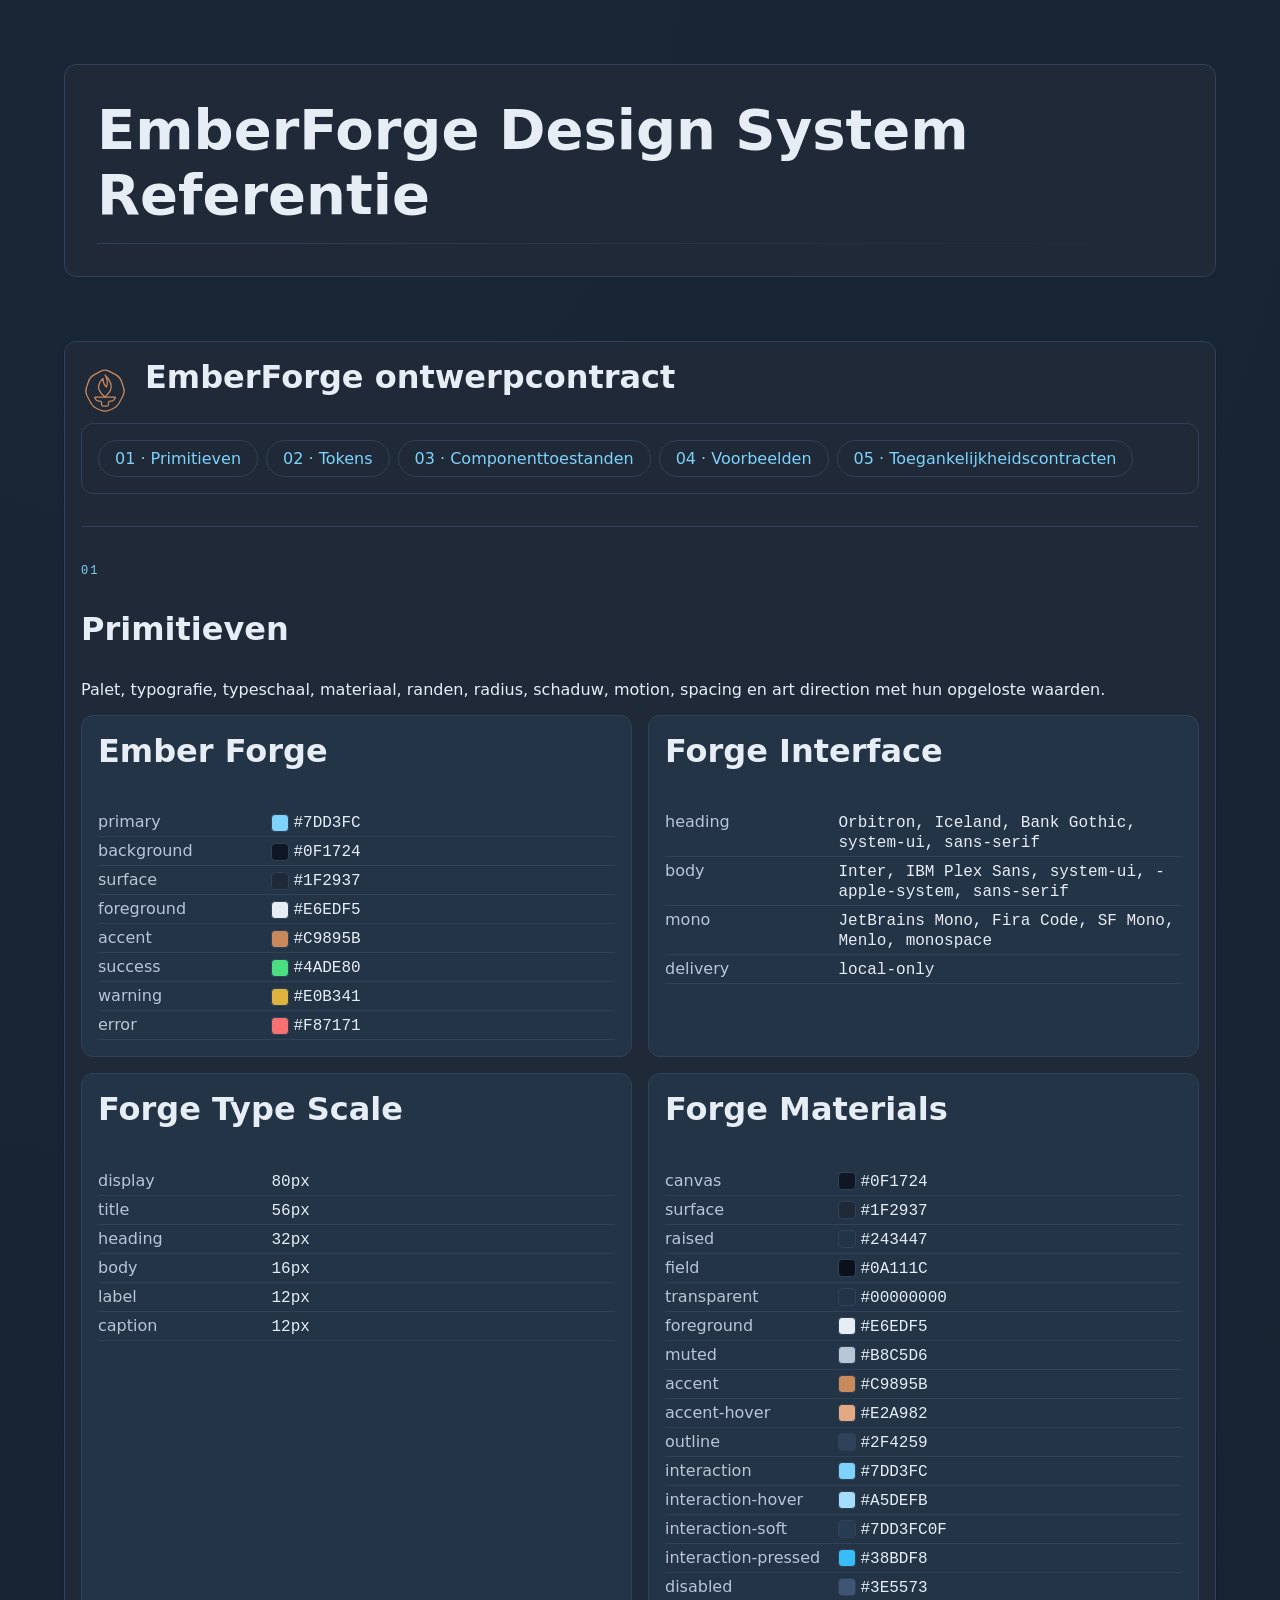
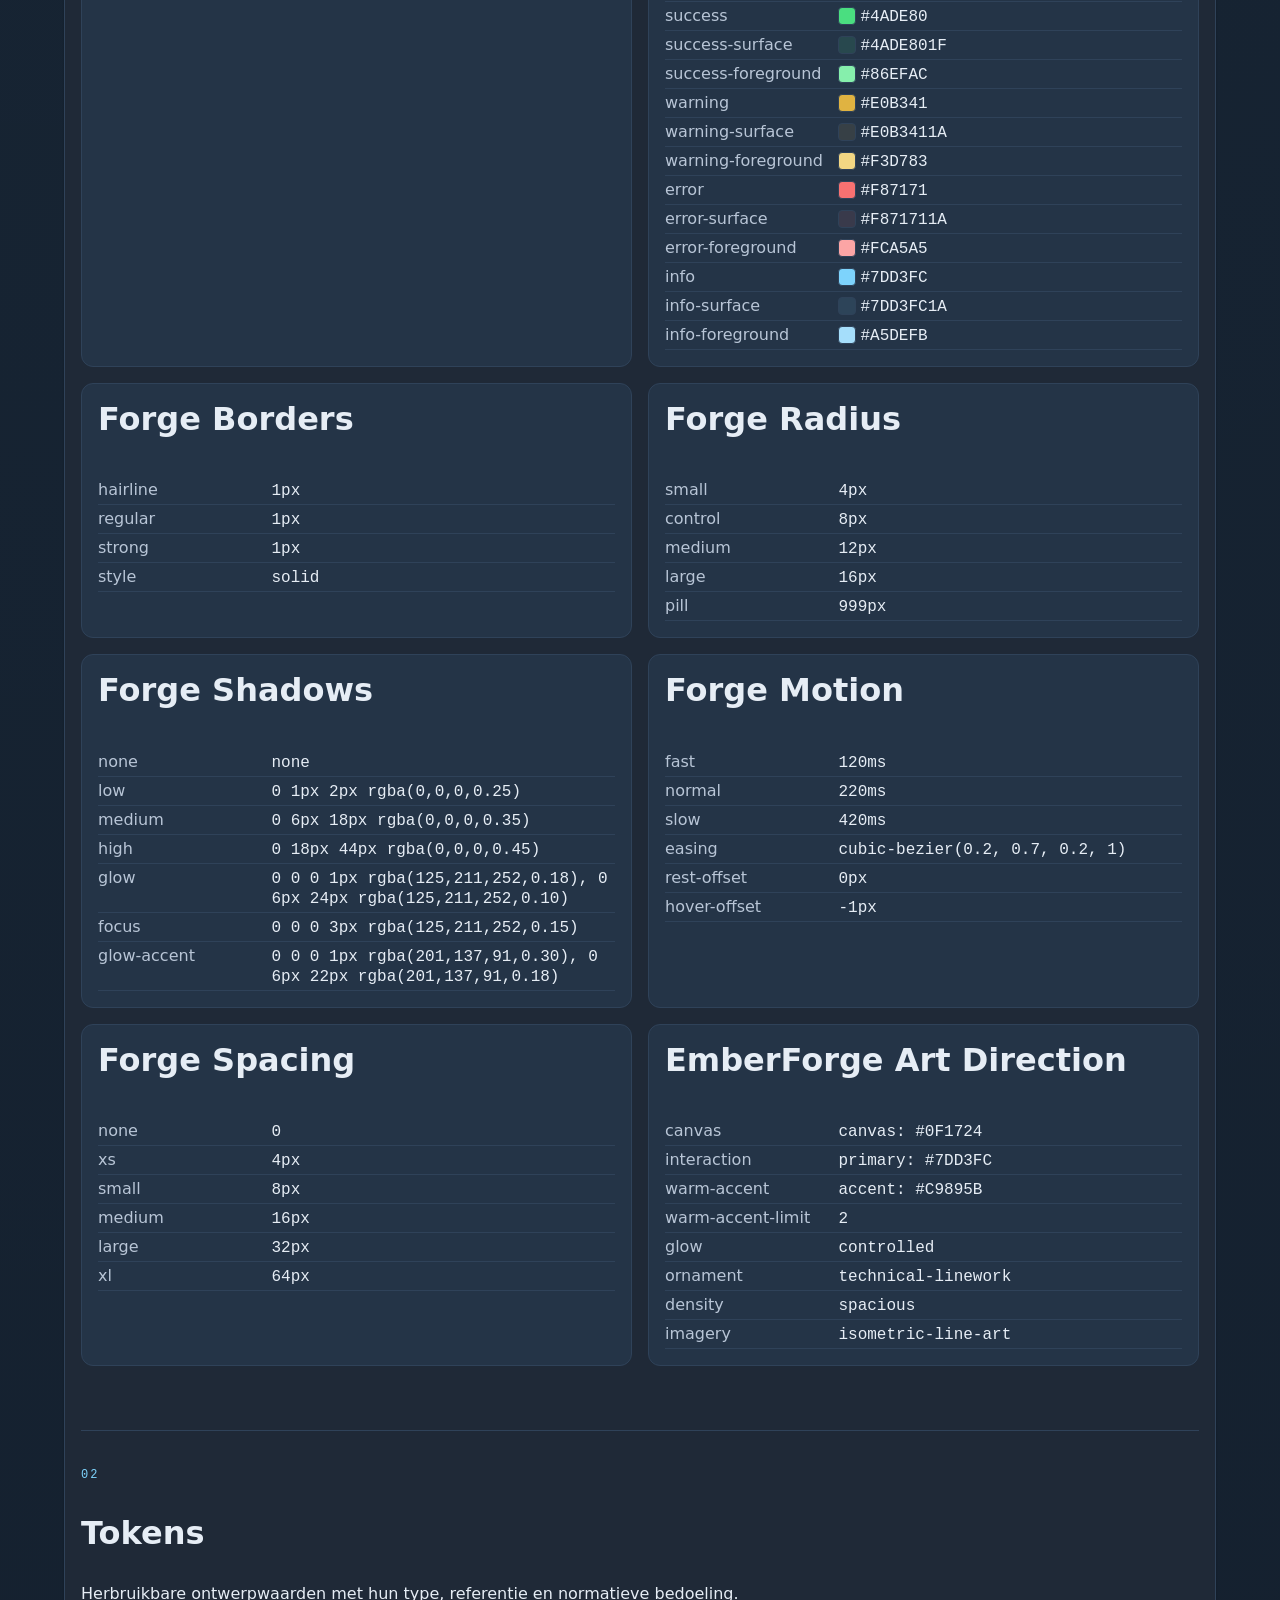
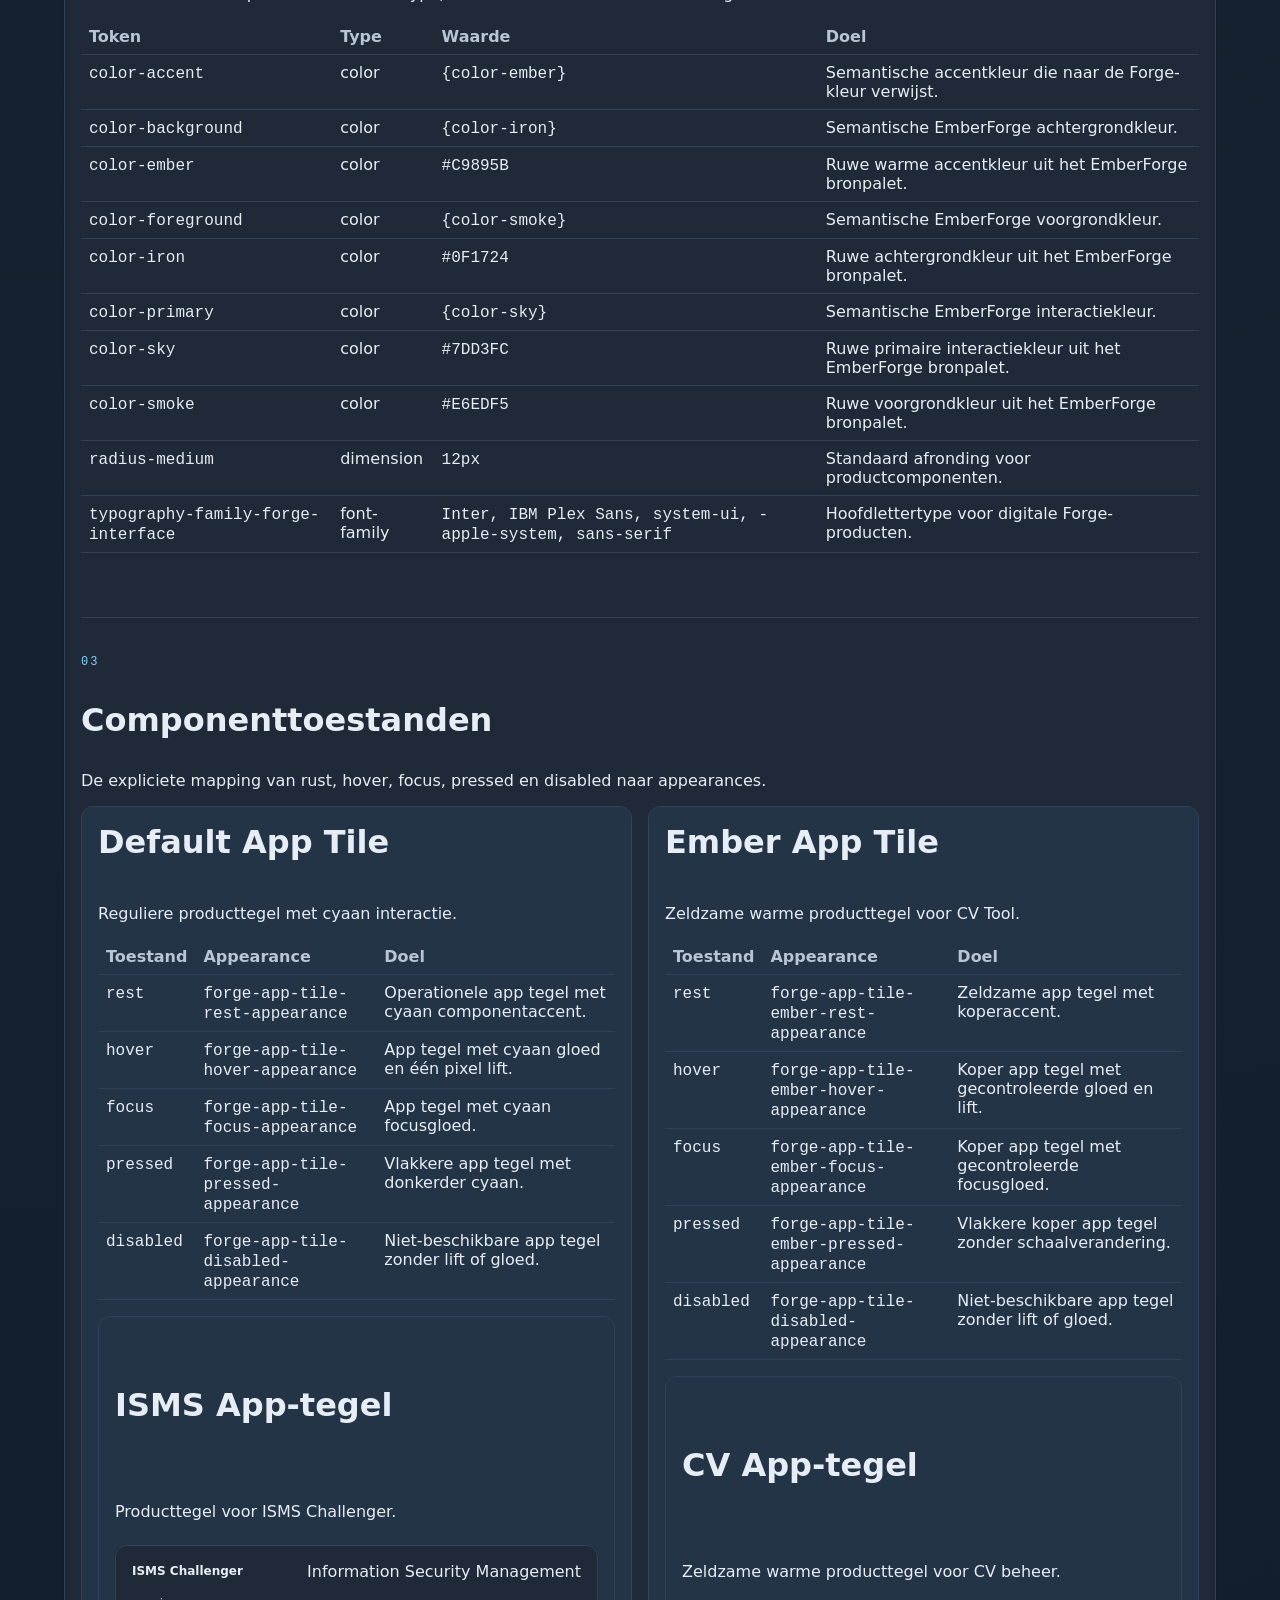
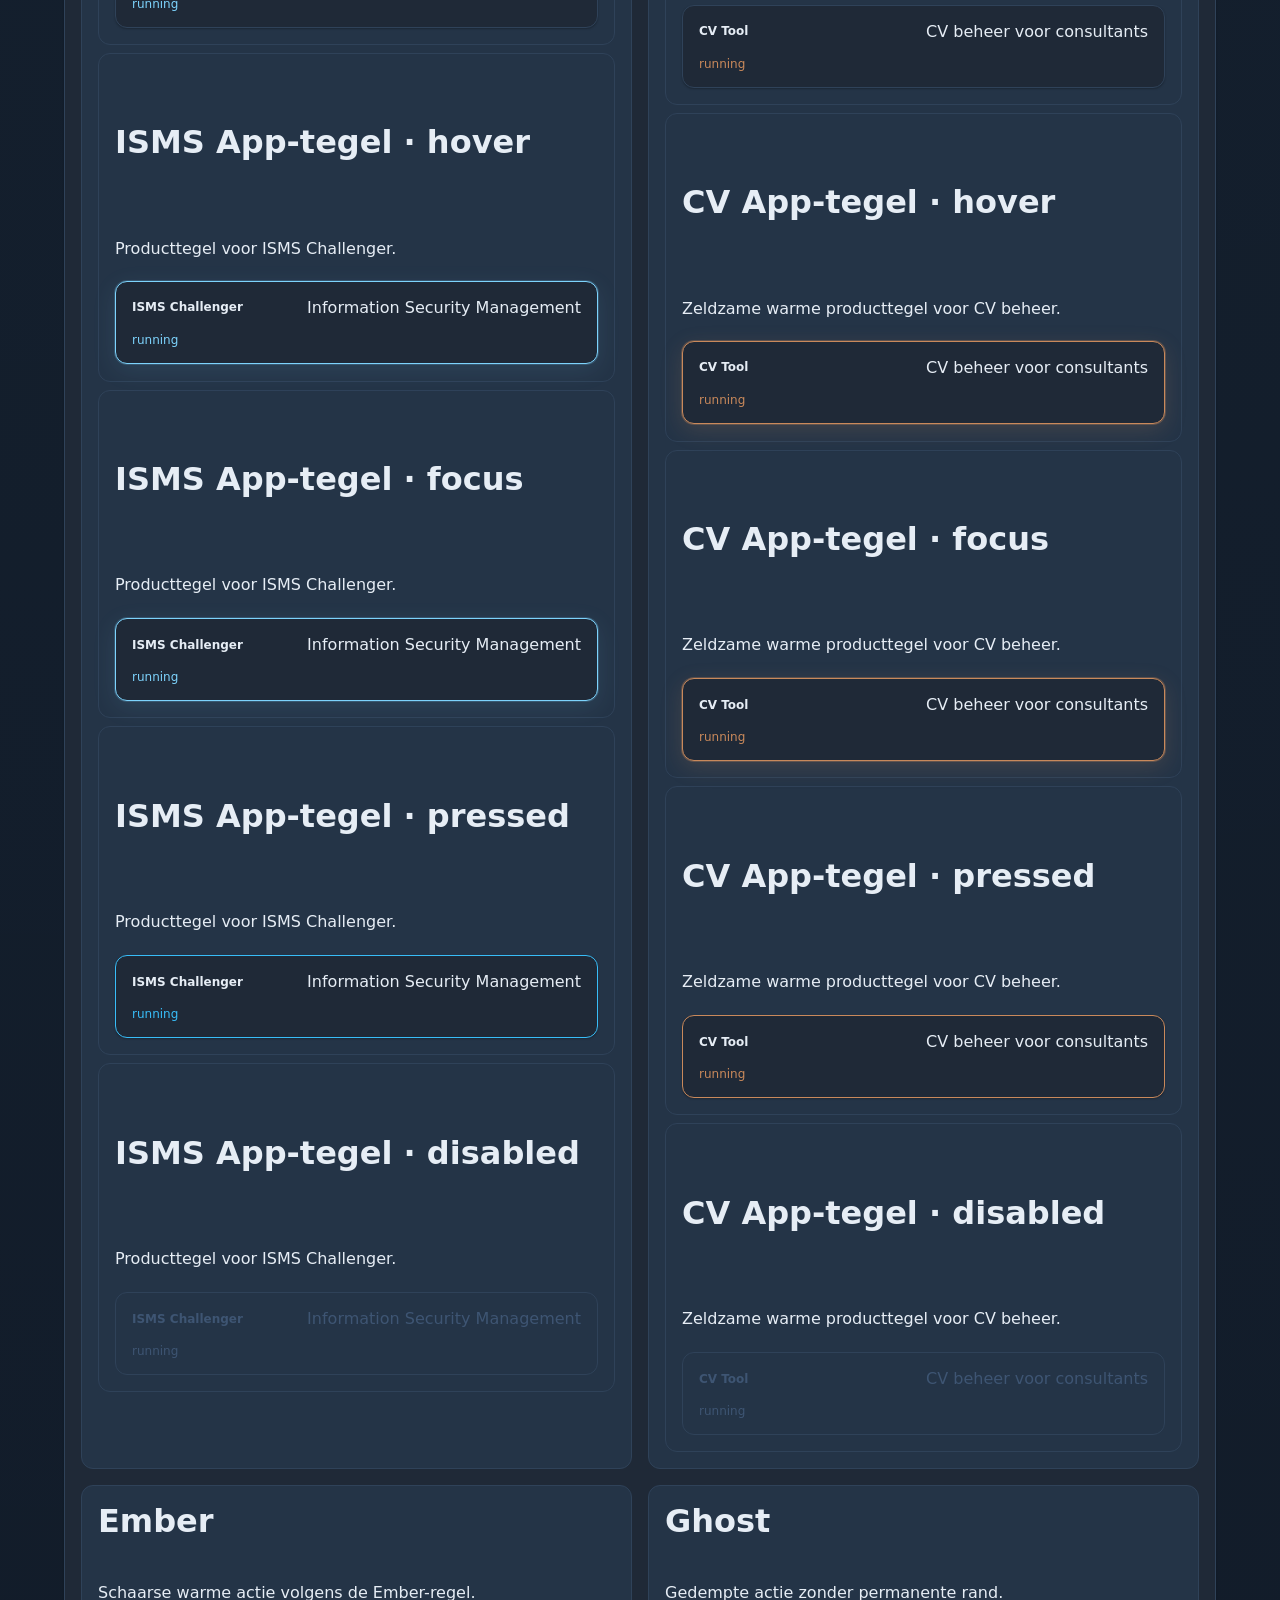
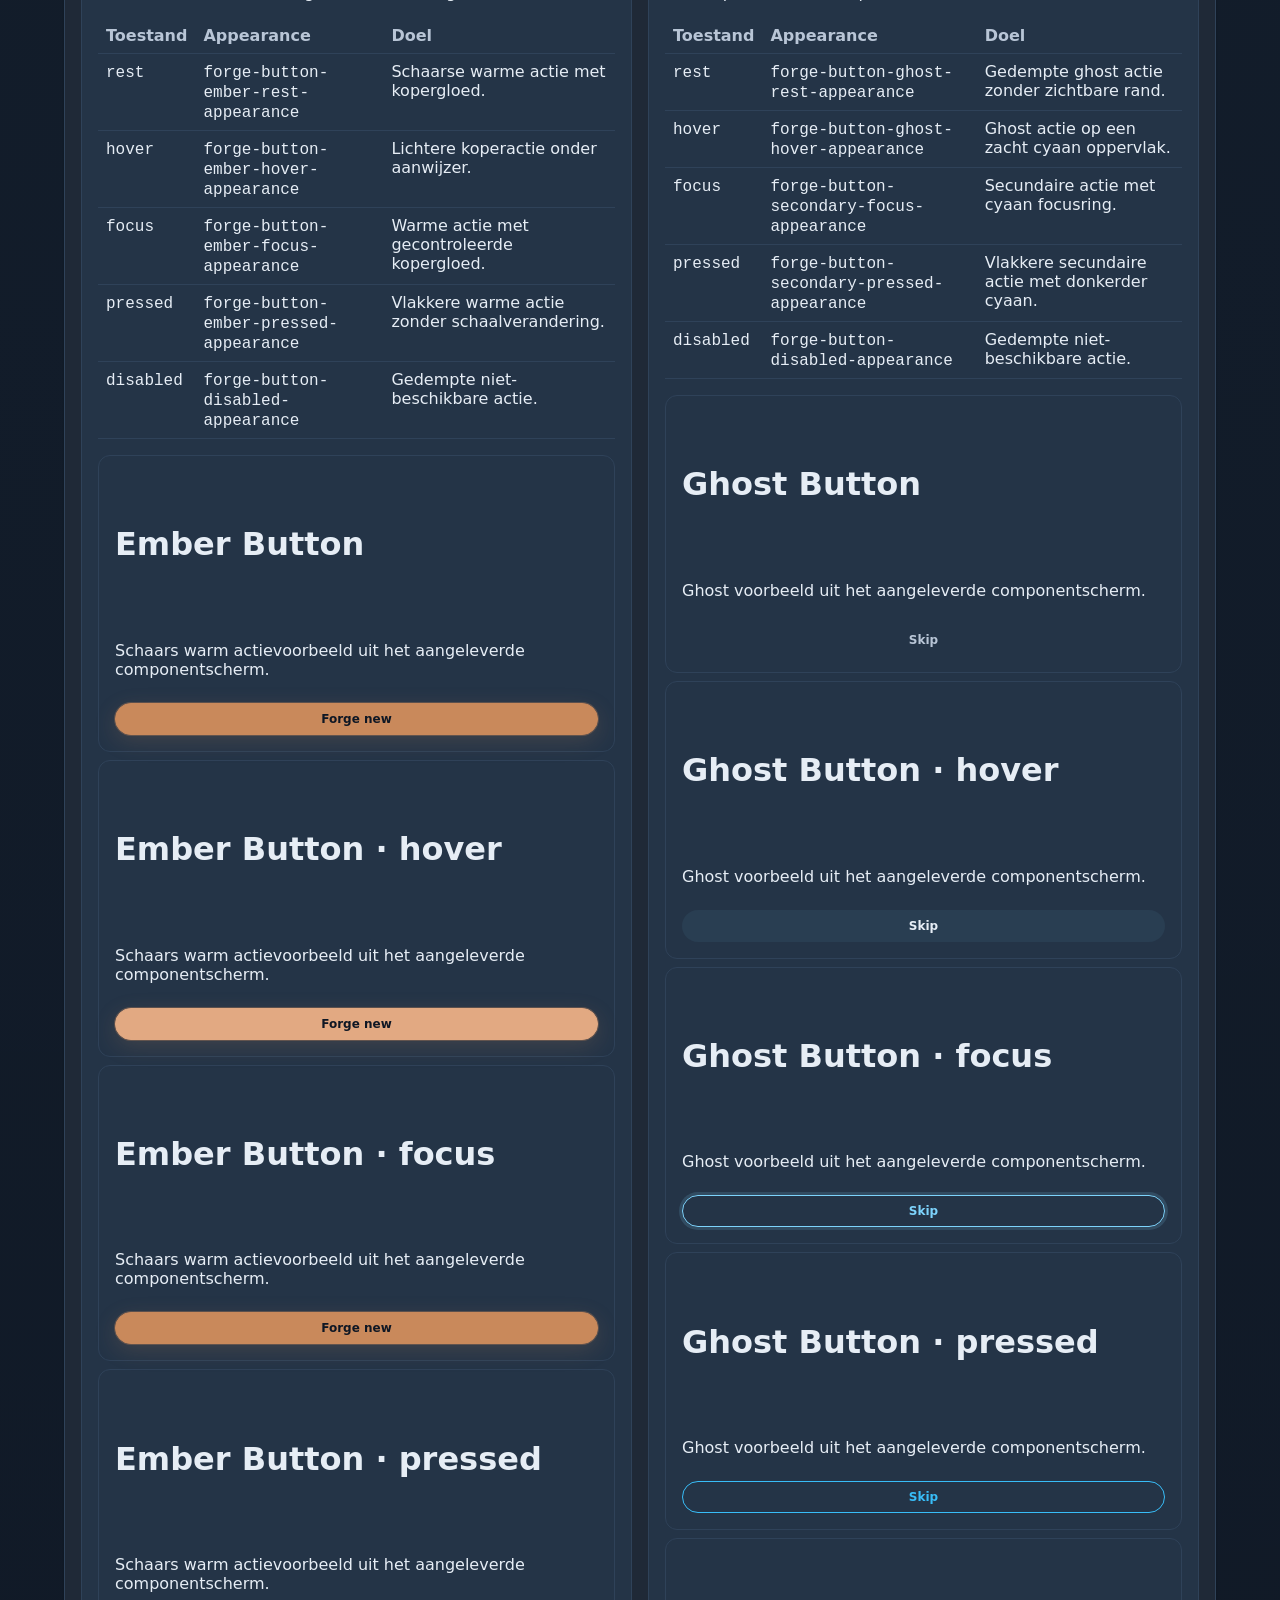
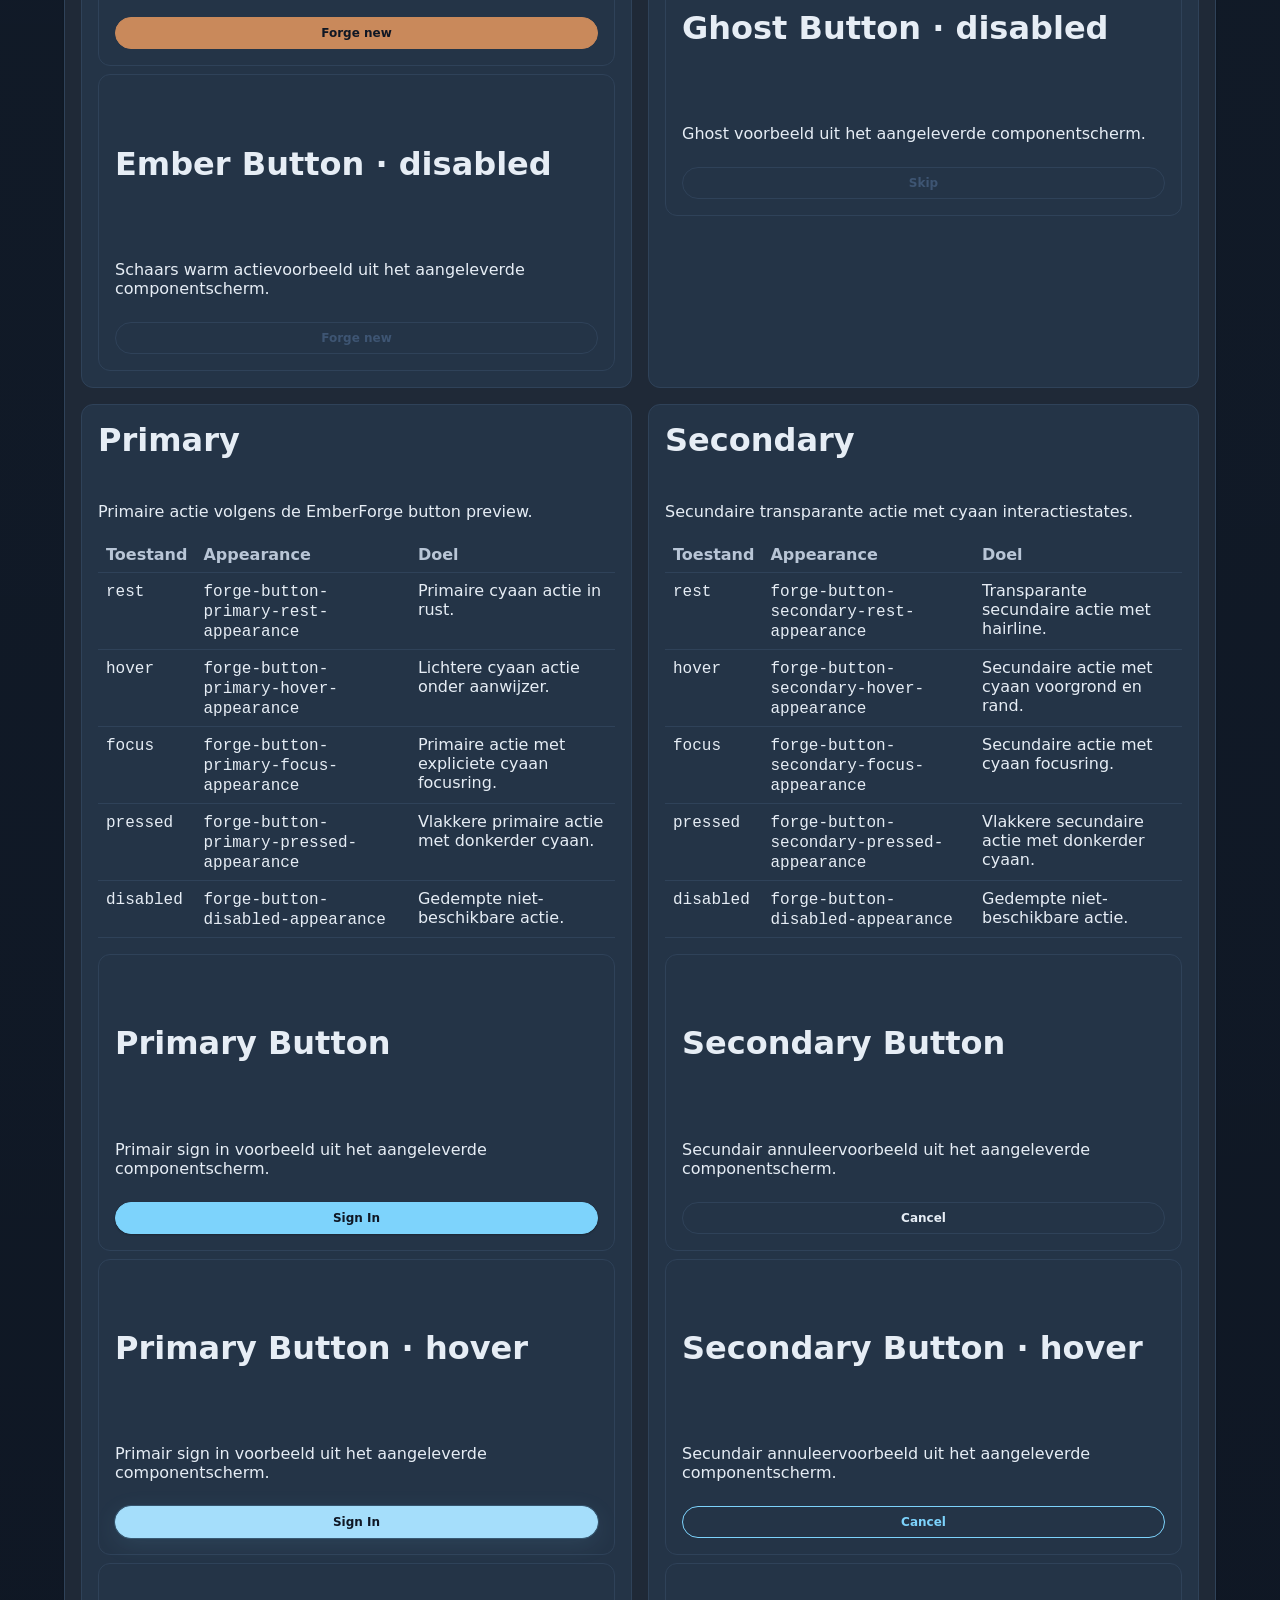
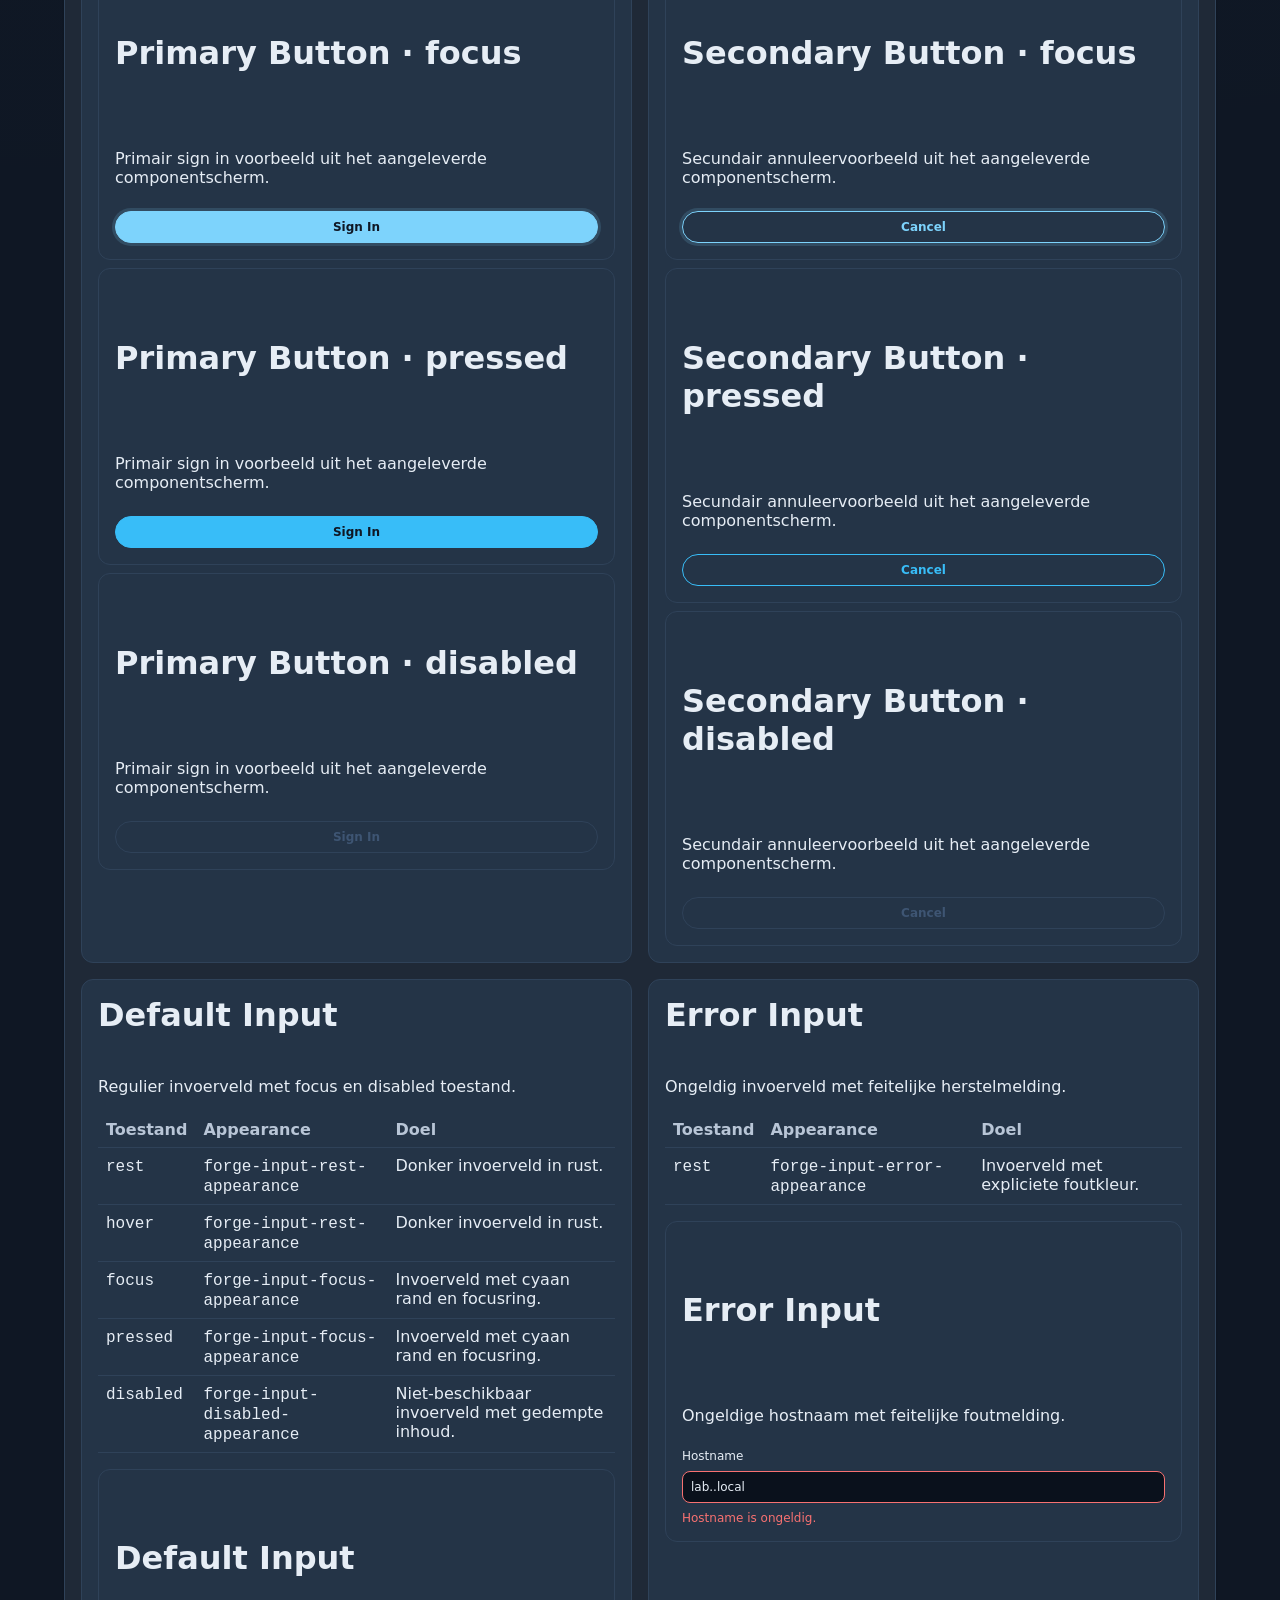
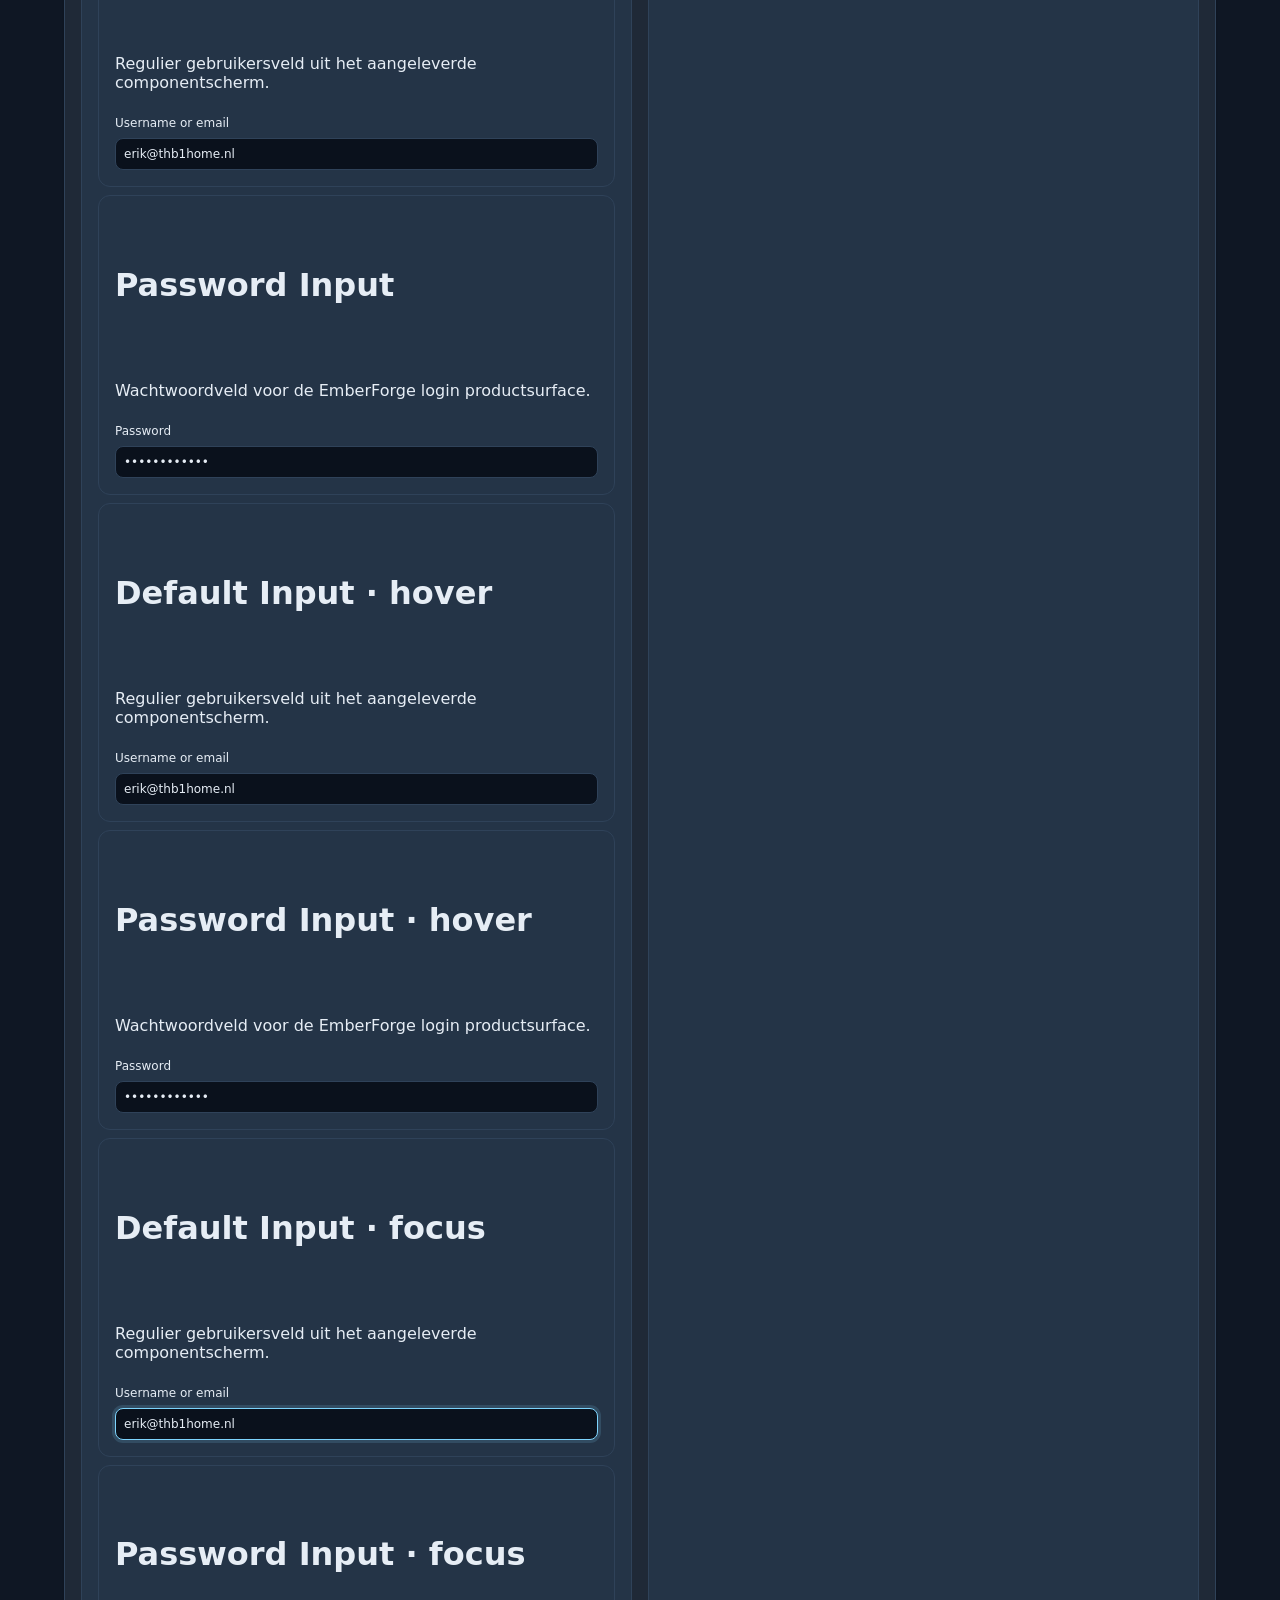
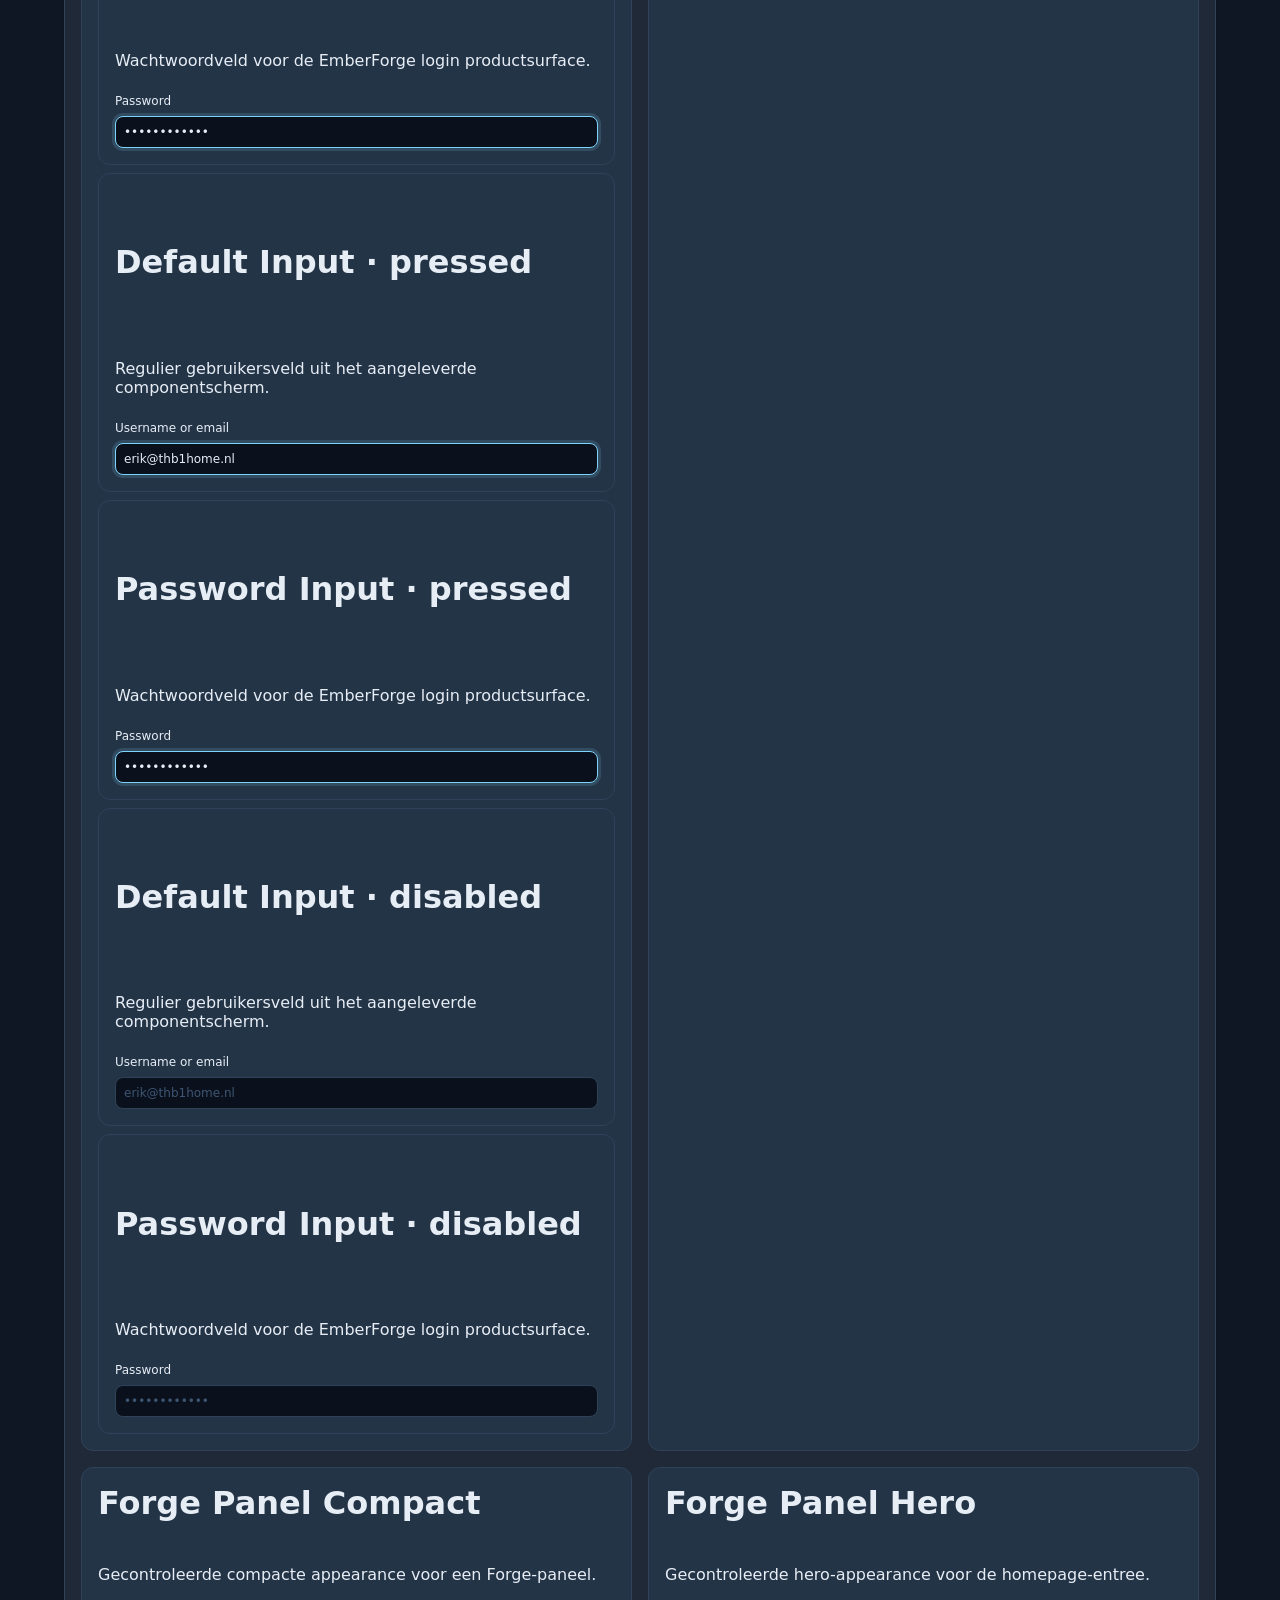
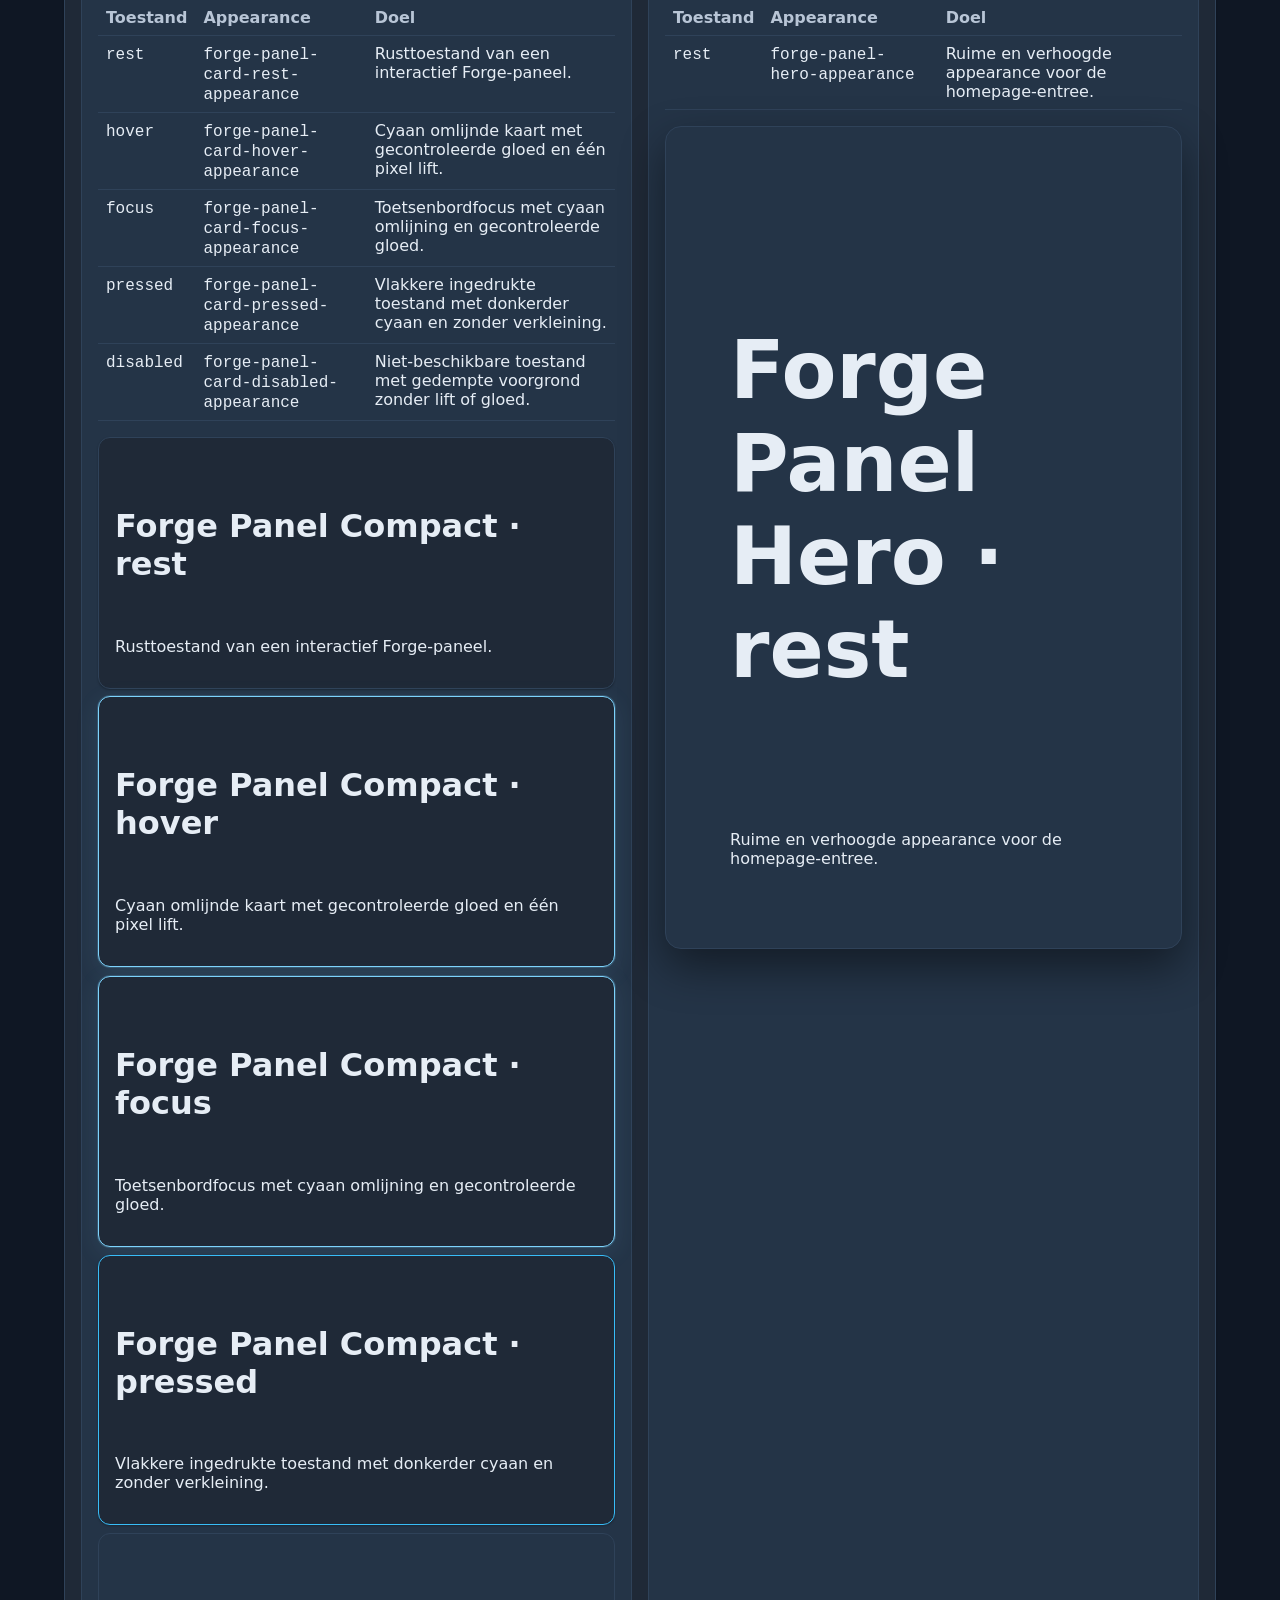
<file: output/products/components.html>
<!doctype html>
<html lang="nl">
<head>
  <meta charset="utf-8">
  <title>EmberForge Design System Referentie</title>
  <link rel="stylesheet" href="tokens.css">
  <link rel="stylesheet" href="components.css">
  <style>
    :root {
      --bp-color-bone-300: #B8C5D6;
      --bp-color-bone-50: #E6EDF5;
      --bp-color-ember-300: #E2A982;
      --bp-color-ember-500: #C9895B;
      --bp-color-ink-500: #3E5573;
      --bp-color-ink-600: #2F4259;
      --bp-color-ink-700: #243447;
      --bp-color-ink-800: #1F2937;
      --bp-color-ink-900: #0F1724;
      --bp-color-ink-950: #0A111C;
      --bp-color-sky-300: #A5DEFB;
      --bp-color-sky-400: #7DD3FC;
      --bp-color-sky-500: #38BDF8;
      --bp-color-sky-soft: #7DD3FC0F;
      --bp-color-status-error: #F87171;
      --bp-color-status-error-foreground: #FCA5A5;
      --bp-color-status-error-surface: #F871711A;
      --bp-color-status-info-surface: #7DD3FC1A;
      --bp-color-status-success: #4ADE80;
      --bp-color-status-success-foreground: #86EFAC;
      --bp-color-status-success-surface: #4ADE801F;
      --bp-color-status-warning: #E0B341;
      --bp-color-status-warning-foreground: #F3D783;
      --bp-color-status-warning-surface: #E0B3411A;
      --bp-color-transparent-clear: #00000000;
      --bp-theme-primary: var(--bp-color-sky-400);
      --bp-theme-background: var(--bp-color-ink-900);
      --bp-theme-surface: var(--bp-color-ink-800);
      --bp-theme-foreground: var(--bp-color-bone-50);
      --bp-theme-accent: var(--bp-color-ember-500);
      --bp-theme-success: var(--bp-color-status-success);
      --bp-theme-warning: var(--bp-color-status-warning);
      --bp-theme-error: var(--bp-color-status-error);
      --bp-font-heading: "Orbitron", "Iceland", "Bank Gothic", system-ui, sans-serif;
      --bp-font-body: "Inter", "IBM Plex Sans", system-ui, -apple-system, sans-serif;
      --bp-font-mono: "JetBrains Mono", "Fira Code", "SF Mono", "Menlo", monospace;
      --bp-type-display: 80px;
      --bp-type-display-font: var(--bp-font-heading);
      --bp-type-display-weight: 500;
      --bp-type-display-line-height: 1;
      --bp-type-display-letter-spacing: 0.08em;
      --bp-type-title: 56px;
      --bp-type-title-font: var(--bp-font-heading);
      --bp-type-title-weight: 600;
      --bp-type-title-line-height: 1.15;
      --bp-type-title-letter-spacing: -0.01em;
      --bp-type-heading: 32px;
      --bp-type-heading-font: var(--bp-font-heading);
      --bp-type-heading-weight: 700;
      --bp-type-heading-line-height: 1.3;
      --bp-type-heading-letter-spacing: normal;
      --bp-type-body: 16px;
      --bp-type-body-font: var(--bp-font-body);
      --bp-type-body-weight: 400;
      --bp-type-body-line-height: 1.55;
      --bp-type-body-letter-spacing: normal;
      --bp-type-label: 12px;
      --bp-type-label-font: var(--bp-font-body);
      --bp-type-label-weight: 500;
      --bp-type-label-line-height: normal;
      --bp-type-label-letter-spacing: 0.18em;
      --bp-type-caption: 12px;
      --bp-type-caption-font: var(--bp-font-body);
      --bp-type-caption-weight: 400;
      --bp-type-caption-line-height: normal;
      --bp-type-caption-letter-spacing: normal;
      --bp-material-canvas: var(--bp-color-ink-900);
      --bp-material-surface: var(--bp-color-ink-800);
      --bp-material-raised: var(--bp-color-ink-700);
      --bp-material-field: var(--bp-color-ink-950);
      --bp-material-transparent: var(--bp-color-transparent-clear);
      --bp-material-foreground: var(--bp-color-bone-50);
      --bp-material-muted: var(--bp-color-bone-300);
      --bp-material-accent: var(--bp-color-ember-500);
      --bp-material-accent-hover: var(--bp-color-ember-300);
      --bp-material-outline: var(--bp-color-ink-600);
      --bp-material-interaction: var(--bp-color-sky-400);
      --bp-material-interaction-hover: var(--bp-color-sky-300);
      --bp-material-interaction-soft: var(--bp-color-sky-soft);
      --bp-material-interaction-pressed: var(--bp-color-sky-500);
      --bp-material-disabled: var(--bp-color-ink-500);
      --bp-material-success: var(--bp-color-status-success);
      --bp-material-success-surface: var(--bp-color-status-success-surface);
      --bp-material-success-foreground: var(--bp-color-status-success-foreground);
      --bp-material-warning: var(--bp-color-status-warning);
      --bp-material-warning-surface: var(--bp-color-status-warning-surface);
      --bp-material-warning-foreground: var(--bp-color-status-warning-foreground);
      --bp-material-error: var(--bp-color-status-error);
      --bp-material-error-surface: var(--bp-color-status-error-surface);
      --bp-material-error-foreground: var(--bp-color-status-error-foreground);
      --bp-material-info: var(--bp-color-sky-400);
      --bp-material-info-surface: var(--bp-color-status-info-surface);
      --bp-material-info-foreground: var(--bp-color-sky-300);
      --bp-border-hairline: 1px;
      --bp-border-regular: 1px;
      --bp-border-strong: 1px;
      --bp-border-style: solid;
      --bp-radius-small: 4px;
      --bp-radius-medium: 12px;
      --bp-radius-large: 16px;
      --bp-radius-pill: 999px;
      --bp-radius-control: 8px;
      --bp-shadow-low: 0 1px 2px rgba(0,0,0,0.25);
      --bp-shadow-medium: 0 6px 18px rgba(0,0,0,0.35);
      --bp-shadow-high: 0 18px 44px rgba(0,0,0,0.45);
      --bp-shadow-none: none;
      --bp-shadow-glow: 0 0 0 1px rgba(125,211,252,0.18), 0 6px 24px rgba(125,211,252,0.10);
      --bp-shadow-focus: 0 0 0 3px rgba(125,211,252,0.15);
      --bp-shadow-glow-accent: 0 0 0 1px rgba(201,137,91,0.30), 0 6px 22px rgba(201,137,91,0.18);
      --bp-motion-fast: 120ms;
      --bp-motion-normal: 220ms;
      --bp-motion-slow: 420ms;
      --bp-motion-easing: cubic-bezier(0.2, 0.7, 0.2, 1);
      --bp-motion-rest-offset: 0px;
      --bp-motion-hover-offset: -1px;
      --bp-spacing-none: 0;
      --bp-spacing-xs: 4px;
      --bp-spacing-small: 8px;
      --bp-spacing-medium: 16px;
      --bp-spacing-large: 32px;
      --bp-spacing-xl: 64px;
      --bp-art-canvas: #0F1724;
      --bp-art-interaction: #7DD3FC;
      --bp-art-warm-accent: #C9895B;
    }
    body {
      margin: 0;
      min-height: 100vh;
      padding: var(--bp-spacing-xl);
      box-sizing: border-box;
      background: var(--bp-theme-background);
      color: var(--bp-theme-foreground);
      font-family: var(--bp-font-body);
    }
    h1, h2, h3, h4, h5, h6 { font-family: var(--bp-font-heading); }
    code, pre, kbd, samp { font-family: var(--bp-font-mono); }
    .bp-product-header {
      max-width: 72rem;
      margin-bottom: var(--bp-spacing-xl);
      padding: var(--bp-spacing-large);
      box-sizing: border-box;
      background: var(--bp-material-surface);
      border-left: var(--bp-border-strong) var(--bp-border-style) var(--bp-material-accent);
      border-radius: var(--bp-radius-medium);
    }
    .bp-product-header h1 {
      margin: 0;
      font-size: var(--bp-type-title);
    }
    .bp-layout { gap: var(--bp-spacing-medium); }
    .bp-region { padding: var(--bp-spacing-large); }
    .bp-region h2 { margin-top: 0; }
    .bp-lockup {
      display: flex;
      align-items: center;
      gap: var(--bp-spacing-medium);
    }
    .bp-lockup h2 { margin-top: 0; }
    .bp-brand-mark {
      flex: none;
      width: 3rem;
      height: 3rem;
      color: var(--bp-material-accent);
    }
    @media (max-width: 960px) {
      body { padding: var(--bp-spacing-large); }
    }
    body {
      background:
        radial-gradient(circle at 12% 0%, color-mix(in srgb, var(--bp-art-interaction) 8%, transparent), transparent 38%),
        radial-gradient(circle at 88% 100%, color-mix(in srgb, var(--bp-art-warm-accent) 6%, transparent), transparent 34%),
        var(--bp-art-canvas);
    }
    .bp-product-header {
      border: var(--bp-border-hairline) var(--bp-border-style) var(--bp-material-outline);
      border-left-color: var(--bp-material-outline);
    }
    .bp-product-header::after {
      content: "";
      display: block;
      height: var(--bp-border-hairline);
      margin-top: var(--bp-spacing-medium);
      background: linear-gradient(90deg, var(--bp-material-outline), transparent);
    }
    @media (prefers-reduced-motion: reduce) {
      .bp-region { transition: none; }
    }
    .bp-canvas { background: var(--bp-material-canvas); }
    .bp-region {
      background: var(--bp-material-raised);
      color: var(--bp-material-foreground);
      border: var(--bp-border-hairline) var(--bp-border-style) var(--bp-material-outline);
      border-radius: var(--bp-radius-medium);
      box-shadow: var(--bp-shadow-low);
      transition: box-shadow var(--bp-motion-normal) var(--bp-motion-easing);
    }
    .bp-metric {
      margin: var(--bp-spacing-small) 0;
      color: var(--bp-material-accent);
      font-family: var(--bp-font-heading);
      font-size: calc(var(--bp-type-heading) * 2);
      font-weight: 700;
      line-height: 1;
    }
    .bp-metric-details {
      display: grid;
      gap: var(--bp-spacing-xs);
      margin: var(--bp-spacing-small) 0;
      padding: 0;
      list-style: none;
      color: var(--bp-material-muted);
      font-size: var(--bp-type-caption);
    }
    .bp-metric-details li {
      display: flex;
      justify-content: space-between;
      gap: var(--bp-spacing-small);
      border-bottom: var(--bp-border-hairline) var(--bp-border-style) var(--bp-material-outline);
    }
    .bp-metric-detail-value {
      color: var(--bp-material-foreground);
      font-weight: 700;
    }
    .bp-status-summary {
      display: grid;
      grid-template-columns: minmax(12rem, 18rem) 1fr;
      gap: var(--bp-spacing-large);
      margin-bottom: var(--bp-spacing-large);
    }
    .bp-status-overall {
      padding: var(--bp-spacing-large);
      background: var(--bp-material-raised);
      border: var(--bp-border-hairline) var(--bp-border-style) var(--bp-material-outline);
      border-radius: var(--bp-radius-medium);
    }
    .bp-status-overall strong {
      color: var(--bp-material-accent);
      font-family: var(--bp-font-heading);
      font-size: var(--bp-type-display);
    }
    .bp-status-milestones, .bp-status-areas {
      display: grid;
      gap: var(--bp-spacing-medium);
    }
    .bp-status-milestones { grid-template-columns: repeat(3, minmax(0, 1fr)); }
    .bp-status-areas { grid-template-columns: repeat(2, minmax(0, 1fr)); }
    .bp-status-card {
      padding: var(--bp-spacing-large);
      background: var(--bp-material-raised);
      border: var(--bp-border-hairline) var(--bp-border-style) var(--bp-material-outline);
      border-radius: var(--bp-radius-medium);
    }
    .bp-status-card h2, .bp-status-card h3 { margin-top: 0; }
    .bp-status-progress {
      width: 100%;
      accent-color: var(--bp-material-accent);
    }
    .bp-status-label { color: var(--bp-material-muted); }
    @media (max-width: 960px) {
      .bp-status-summary, .bp-status-milestones, .bp-status-areas { grid-template-columns: 1fr; }
    }
    .bp-reference-navigation {
      margin-bottom: var(--bp-spacing-large);
      padding: var(--bp-spacing-medium);
      background: var(--bp-material-surface);
      border: var(--bp-border-hairline) var(--bp-border-style) var(--bp-material-outline);
      border-radius: var(--bp-radius-medium);
    }
    .bp-reference-navigation ol {
      display: flex;
      flex-wrap: wrap;
      gap: var(--bp-spacing-small);
      margin: 0;
      padding: 0;
      list-style: none;
    }
    .bp-reference-navigation a {
      display: inline-flex;
      padding: var(--bp-spacing-small) var(--bp-spacing-medium);
      color: var(--bp-material-interaction);
      border: var(--bp-border-hairline) var(--bp-border-style) var(--bp-material-outline);
      border-radius: var(--bp-radius-pill);
      text-decoration: none;
    }
    .bp-reference-navigation a:focus-visible {
      outline: none;
      box-shadow: var(--bp-shadow-focus);
    }
    .bp-reference-content {
      display: grid;
      gap: var(--bp-spacing-xl);
    }
    .bp-reference-section {
      scroll-margin-top: var(--bp-spacing-large);
      padding-top: var(--bp-spacing-large);
      border-top: var(--bp-border-hairline) var(--bp-border-style) var(--bp-material-outline);
    }
    .bp-reference-section-header {
      margin-bottom: var(--bp-spacing-medium);
    }
    .bp-reference-section-index {
      color: var(--bp-material-interaction);
      font-family: var(--bp-font-mono);
      font-size: var(--bp-type-caption);
      letter-spacing: .18em;
    }
    .bp-reference-grid, .bp-reference-examples {
      display: grid;
      grid-template-columns: repeat(2, minmax(0, 1fr));
      gap: var(--bp-spacing-medium);
    }
    .bp-reference-card, .bp-component-example-shell {
      padding: var(--bp-spacing-medium);
      background: var(--bp-material-raised);
      border: var(--bp-border-hairline) var(--bp-border-style) var(--bp-material-outline);
      border-radius: var(--bp-radius-medium);
    }
    .bp-reference-card h4, .bp-component-example-shell h4 {
      margin-top: 0;
    }
    .bp-reference-properties {
      display: grid;
      gap: var(--bp-spacing-xs);
      margin: 0;
    }
    .bp-reference-properties div {
      display: grid;
      grid-template-columns: minmax(8rem, .65fr) 1.35fr;
      gap: var(--bp-spacing-small);
      padding-bottom: var(--bp-spacing-xs);
      border-bottom: var(--bp-border-hairline) var(--bp-border-style) var(--bp-material-outline);
    }
    .bp-reference-properties dt { color: var(--bp-material-muted); }
    .bp-reference-properties dd { margin: 0; overflow-wrap: anywhere; }
    .bp-reference-table-wrap { overflow-x: auto; }
    .bp-reference-table { width: 100%; border-collapse: collapse; }
    .bp-reference-table th, .bp-reference-table td {
      padding: var(--bp-spacing-small);
      border-bottom: var(--bp-border-hairline) var(--bp-border-style) var(--bp-material-outline);
      text-align: left;
      vertical-align: top;
    }
    .bp-reference-table th { color: var(--bp-material-muted); }
    .bp-reference-state-examples {
      display: grid;
      gap: var(--bp-spacing-small);
      margin-top: var(--bp-spacing-medium);
    }
    .bp-reference-swatch {
      display: inline-block;
      width: 1rem;
      height: 1rem;
      margin-right: var(--bp-spacing-xs);
      background: var(--bp-reference-color);
      border: var(--bp-border-hairline) var(--bp-border-style) var(--bp-material-outline);
      border-radius: var(--bp-radius-small);
      vertical-align: middle;
    }
    .bp-component-example-shell { display: grid; gap: var(--bp-spacing-small); }
    .bp-component-example { display: grid; gap: var(--bp-spacing-small); }
    .bp-example-label, .bp-example-message {
      font-family: var(--bp-font-body);
      font-size: var(--bp-type-caption);
    }
    .bp-example-description { font-size: var(--bp-type-body); }
    .bp-example-message { color: var(--bp-theme-error); }
    @media (max-width: 960px) {
      .bp-reference-grid, .bp-reference-examples { grid-template-columns: 1fr; }
      .bp-reference-properties div { grid-template-columns: 1fr; }
    }
    .bp-layout { box-sizing: border-box; }
    .bp-region { box-sizing: border-box; }
  </style>
</head>
<body data-world="beckeringh-palace" data-theme="forge" data-art-direction="emberforge-art-direction" data-art-glow="controlled" data-art-ornament="technical-linework" data-art-density="spacious" data-art-imagery="isometric-line-art" data-art-warm-accent-limit="2" data-typography="forge-interface" data-font-delivery="local-only" data-product-mode="static" data-product-content="design-system" data-time-context="none" data-snapshot-id="9ef87cf17043d402edfe72f504be04fcdbddb6193abe734819b54e5c33842fa3" data-snapshot-ref="sha256:9ef87cf17043d402edfe72f504be04fcdbddb6193abe734819b54e5c33842fa3">
  <header class="bp-product-header">
    <h1>EmberForge Design System Referentie</h1>
  </header>
  <main class="bp-layout bp-layout-forge-design-system-reference-stack" data-layout-type="stack" data-responsive-breakpoint="" data-compact-columns="" style="display:flex;flex-direction:column">
    <section class="bp-region bp-forge-panel bp-variant-forge-panel-compact" data-region="forge-design-system-reference-region" data-instance="forge-design-system-reference-content" data-component="forge-panel" data-variant="forge-panel-compact" data-appearance="forge-panel-card-rest-appearance" data-component-states="rest hover focus pressed disabled" data-state-rest-appearance="forge-panel-card-rest-appearance" data-state-hover-appearance="forge-panel-card-hover-appearance" data-state-focus-appearance="forge-panel-card-focus-appearance" data-state-pressed-appearance="forge-panel-card-pressed-appearance" data-state-disabled-appearance="forge-panel-card-disabled-appearance" data-accessibility-contract="forge-panel-accessibility" data-accessibility-role="groep" data-accessibility-name-source="titel" data-accessibility-disabled="niet-van-toepassing" data-accessibility-focus="geen" data-accessibility-keyboard="geen" aria-labelledby="bp-instance-forge-design-system-reference-content-title">
      <div class="bp-lockup">
        <svg xmlns="http://www.w3.org/2000/svg" viewBox="0 0 96 96" fill="none" stroke="currentColor" stroke-width="2.5" stroke-linecap="round" stroke-linejoin="round" focusable="false" data-bp-asset="emberforge-merkteken" data-bp-role="logo" data-bp-family="emberforge-merkassets" data-bp-variant="merkteken" data-bp-snapshot="sha256:9ef87cf17043d402edfe72f504be04fcdbddb6193abe734819b54e5c33842fa3" class="bp-brand-mark" aria-hidden="true">
          <path d="M 40.06 10.24 Q 48 6 55.94 10.24 L 70.06 17.76 Q 78 22 80.85 30.54 L 85.15 43.46 Q 88 52 83.76 59.94 L 76.24 74.06 Q 72 82 63.69 85.46 L 56.31 88.54 Q 48 92 39.69 88.54 L 32.31 85.46 Q 24 82 19.76 74.06 L 12.24 59.94 Q 8 52 10.85 43.46 L 15.15 30.54 Q 18 22 25.94 17.76 L 40.06 10.24 Z"/>
          <path d="M48 18 C59 29 63 38 59 48 C57 54 52 58 48 62 C43 58 38 53 36 47 C33 39 38 31 44 25 C44 34 47 39 51 42 C54 34 53 26 48 18 Z"/>
          <path d="M 27.8 64.4 Q 26 62 29 62 L 67 62 Q 70 62 68.2 64.4 L 65.8 67.6 Q 64 70 61 70 L 58 70 Q 55 70 55 73 L 55 77 Q 55 80 52 80 L 44 80 Q 41 80 41 77 L 41 73 Q 41 70 38 70 L 35 70 Q 32 70 30.2 67.6 L 27.8 64.4 Z"/>
        </svg>
        <h2 id="bp-instance-forge-design-system-reference-content-title">EmberForge ontwerpcontract</h2>
      </div>
      <nav class="bp-reference-navigation" aria-label="EmberForge designsystem referentiesecties">
        <ol>
          <li><a href="#forge-reference-primitives" data-reference-target="forge-reference-primitives">01 · Primitieven</a></li>
          <li><a href="#forge-reference-tokens" data-reference-target="forge-reference-tokens">02 · Tokens</a></li>
          <li><a href="#forge-reference-states" data-reference-target="forge-reference-states">03 · Componenttoestanden</a></li>
          <li><a href="#forge-reference-examples" data-reference-target="forge-reference-examples">04 · Voorbeelden</a></li>
          <li><a href="#forge-reference-accessibility" data-reference-target="forge-reference-accessibility">05 · Toegankelijkheidscontracten</a></li>
        </ol>
      </nav>
      <div class="bp-reference-content" data-reference-sections="5">
      <section id="forge-reference-primitives" data-reference-role="primitieven" class="bp-reference-section">
        <header class="bp-reference-section-header">
          <span class="bp-reference-section-index">01</span>
          <h3>Primitieven</h3>
          <p>Palet, typografie, typeschaal, materiaal, randen, radius, schaduw, motion, spacing en art direction met hun opgeloste waarden.</p>
        </header>
        <div class="bp-reference-grid">
        <article class="bp-reference-card" data-primitive-kind="palette">
          <h4>Ember Forge</h4>
          <dl class="bp-reference-properties">
            <div>
              <dt>primary</dt>
              <dd><span class="bp-reference-swatch" style="--bp-reference-color:#7DD3FC"></span><code>#7DD3FC</code></dd>
            </div>
            <div>
              <dt>background</dt>
              <dd><span class="bp-reference-swatch" style="--bp-reference-color:#0F1724"></span><code>#0F1724</code></dd>
            </div>
            <div>
              <dt>surface</dt>
              <dd><span class="bp-reference-swatch" style="--bp-reference-color:#1F2937"></span><code>#1F2937</code></dd>
            </div>
            <div>
              <dt>foreground</dt>
              <dd><span class="bp-reference-swatch" style="--bp-reference-color:#E6EDF5"></span><code>#E6EDF5</code></dd>
            </div>
            <div>
              <dt>accent</dt>
              <dd><span class="bp-reference-swatch" style="--bp-reference-color:#C9895B"></span><code>#C9895B</code></dd>
            </div>
            <div>
              <dt>success</dt>
              <dd><span class="bp-reference-swatch" style="--bp-reference-color:#4ADE80"></span><code>#4ADE80</code></dd>
            </div>
            <div>
              <dt>warning</dt>
              <dd><span class="bp-reference-swatch" style="--bp-reference-color:#E0B341"></span><code>#E0B341</code></dd>
            </div>
            <div>
              <dt>error</dt>
              <dd><span class="bp-reference-swatch" style="--bp-reference-color:#F87171"></span><code>#F87171</code></dd>
            </div>
          </dl>
        </article>
        <article class="bp-reference-card" data-primitive-kind="typography">
          <h4>Forge Interface</h4>
          <dl class="bp-reference-properties">
            <div>
              <dt>heading</dt>
              <dd><code>Orbitron, Iceland, Bank Gothic, system-ui, sans-serif</code></dd>
            </div>
            <div>
              <dt>body</dt>
              <dd><code>Inter, IBM Plex Sans, system-ui, -apple-system, sans-serif</code></dd>
            </div>
            <div>
              <dt>mono</dt>
              <dd><code>JetBrains Mono, Fira Code, SF Mono, Menlo, monospace</code></dd>
            </div>
            <div>
              <dt>delivery</dt>
              <dd><code>local-only</code></dd>
            </div>
          </dl>
        </article>
        <article class="bp-reference-card" data-primitive-kind="type-scale">
          <h4>Forge Type Scale</h4>
          <dl class="bp-reference-properties">
            <div>
              <dt>display</dt>
              <dd><code>80px</code></dd>
            </div>
            <div>
              <dt>title</dt>
              <dd><code>56px</code></dd>
            </div>
            <div>
              <dt>heading</dt>
              <dd><code>32px</code></dd>
            </div>
            <div>
              <dt>body</dt>
              <dd><code>16px</code></dd>
            </div>
            <div>
              <dt>label</dt>
              <dd><code>12px</code></dd>
            </div>
            <div>
              <dt>caption</dt>
              <dd><code>12px</code></dd>
            </div>
          </dl>
        </article>
        <article class="bp-reference-card" data-primitive-kind="material">
          <h4>Forge Materials</h4>
          <dl class="bp-reference-properties">
            <div>
              <dt>canvas</dt>
              <dd><span class="bp-reference-swatch" style="--bp-reference-color:#0F1724"></span><code>#0F1724</code></dd>
            </div>
            <div>
              <dt>surface</dt>
              <dd><span class="bp-reference-swatch" style="--bp-reference-color:#1F2937"></span><code>#1F2937</code></dd>
            </div>
            <div>
              <dt>raised</dt>
              <dd><span class="bp-reference-swatch" style="--bp-reference-color:#243447"></span><code>#243447</code></dd>
            </div>
            <div>
              <dt>field</dt>
              <dd><span class="bp-reference-swatch" style="--bp-reference-color:#0A111C"></span><code>#0A111C</code></dd>
            </div>
            <div>
              <dt>transparent</dt>
              <dd><span class="bp-reference-swatch" style="--bp-reference-color:#00000000"></span><code>#00000000</code></dd>
            </div>
            <div>
              <dt>foreground</dt>
              <dd><span class="bp-reference-swatch" style="--bp-reference-color:#E6EDF5"></span><code>#E6EDF5</code></dd>
            </div>
            <div>
              <dt>muted</dt>
              <dd><span class="bp-reference-swatch" style="--bp-reference-color:#B8C5D6"></span><code>#B8C5D6</code></dd>
            </div>
            <div>
              <dt>accent</dt>
              <dd><span class="bp-reference-swatch" style="--bp-reference-color:#C9895B"></span><code>#C9895B</code></dd>
            </div>
            <div>
              <dt>accent-hover</dt>
              <dd><span class="bp-reference-swatch" style="--bp-reference-color:#E2A982"></span><code>#E2A982</code></dd>
            </div>
            <div>
              <dt>outline</dt>
              <dd><span class="bp-reference-swatch" style="--bp-reference-color:#2F4259"></span><code>#2F4259</code></dd>
            </div>
            <div>
              <dt>interaction</dt>
              <dd><span class="bp-reference-swatch" style="--bp-reference-color:#7DD3FC"></span><code>#7DD3FC</code></dd>
            </div>
            <div>
              <dt>interaction-hover</dt>
              <dd><span class="bp-reference-swatch" style="--bp-reference-color:#A5DEFB"></span><code>#A5DEFB</code></dd>
            </div>
            <div>
              <dt>interaction-soft</dt>
              <dd><span class="bp-reference-swatch" style="--bp-reference-color:#7DD3FC0F"></span><code>#7DD3FC0F</code></dd>
            </div>
            <div>
              <dt>interaction-pressed</dt>
              <dd><span class="bp-reference-swatch" style="--bp-reference-color:#38BDF8"></span><code>#38BDF8</code></dd>
            </div>
            <div>
              <dt>disabled</dt>
              <dd><span class="bp-reference-swatch" style="--bp-reference-color:#3E5573"></span><code>#3E5573</code></dd>
            </div>
            <div>
              <dt>success</dt>
              <dd><span class="bp-reference-swatch" style="--bp-reference-color:#4ADE80"></span><code>#4ADE80</code></dd>
            </div>
            <div>
              <dt>success-surface</dt>
              <dd><span class="bp-reference-swatch" style="--bp-reference-color:#4ADE801F"></span><code>#4ADE801F</code></dd>
            </div>
            <div>
              <dt>success-foreground</dt>
              <dd><span class="bp-reference-swatch" style="--bp-reference-color:#86EFAC"></span><code>#86EFAC</code></dd>
            </div>
            <div>
              <dt>warning</dt>
              <dd><span class="bp-reference-swatch" style="--bp-reference-color:#E0B341"></span><code>#E0B341</code></dd>
            </div>
            <div>
              <dt>warning-surface</dt>
              <dd><span class="bp-reference-swatch" style="--bp-reference-color:#E0B3411A"></span><code>#E0B3411A</code></dd>
            </div>
            <div>
              <dt>warning-foreground</dt>
              <dd><span class="bp-reference-swatch" style="--bp-reference-color:#F3D783"></span><code>#F3D783</code></dd>
            </div>
            <div>
              <dt>error</dt>
              <dd><span class="bp-reference-swatch" style="--bp-reference-color:#F87171"></span><code>#F87171</code></dd>
            </div>
            <div>
              <dt>error-surface</dt>
              <dd><span class="bp-reference-swatch" style="--bp-reference-color:#F871711A"></span><code>#F871711A</code></dd>
            </div>
            <div>
              <dt>error-foreground</dt>
              <dd><span class="bp-reference-swatch" style="--bp-reference-color:#FCA5A5"></span><code>#FCA5A5</code></dd>
            </div>
            <div>
              <dt>info</dt>
              <dd><span class="bp-reference-swatch" style="--bp-reference-color:#7DD3FC"></span><code>#7DD3FC</code></dd>
            </div>
            <div>
              <dt>info-surface</dt>
              <dd><span class="bp-reference-swatch" style="--bp-reference-color:#7DD3FC1A"></span><code>#7DD3FC1A</code></dd>
            </div>
            <div>
              <dt>info-foreground</dt>
              <dd><span class="bp-reference-swatch" style="--bp-reference-color:#A5DEFB"></span><code>#A5DEFB</code></dd>
            </div>
          </dl>
        </article>
        <article class="bp-reference-card" data-primitive-kind="border">
          <h4>Forge Borders</h4>
          <dl class="bp-reference-properties">
            <div>
              <dt>hairline</dt>
              <dd><code>1px</code></dd>
            </div>
            <div>
              <dt>regular</dt>
              <dd><code>1px</code></dd>
            </div>
            <div>
              <dt>strong</dt>
              <dd><code>1px</code></dd>
            </div>
            <div>
              <dt>style</dt>
              <dd><code>solid</code></dd>
            </div>
          </dl>
        </article>
        <article class="bp-reference-card" data-primitive-kind="radius">
          <h4>Forge Radius</h4>
          <dl class="bp-reference-properties">
            <div>
              <dt>small</dt>
              <dd><code>4px</code></dd>
            </div>
            <div>
              <dt>control</dt>
              <dd><code>8px</code></dd>
            </div>
            <div>
              <dt>medium</dt>
              <dd><code>12px</code></dd>
            </div>
            <div>
              <dt>large</dt>
              <dd><code>16px</code></dd>
            </div>
            <div>
              <dt>pill</dt>
              <dd><code>999px</code></dd>
            </div>
          </dl>
        </article>
        <article class="bp-reference-card" data-primitive-kind="shadow">
          <h4>Forge Shadows</h4>
          <dl class="bp-reference-properties">
            <div>
              <dt>none</dt>
              <dd><code>none</code></dd>
            </div>
            <div>
              <dt>low</dt>
              <dd><code>0 1px 2px rgba(0,0,0,0.25)</code></dd>
            </div>
            <div>
              <dt>medium</dt>
              <dd><code>0 6px 18px rgba(0,0,0,0.35)</code></dd>
            </div>
            <div>
              <dt>high</dt>
              <dd><code>0 18px 44px rgba(0,0,0,0.45)</code></dd>
            </div>
            <div>
              <dt>glow</dt>
              <dd><code>0 0 0 1px rgba(125,211,252,0.18), 0 6px 24px rgba(125,211,252,0.10)</code></dd>
            </div>
            <div>
              <dt>focus</dt>
              <dd><code>0 0 0 3px rgba(125,211,252,0.15)</code></dd>
            </div>
            <div>
              <dt>glow-accent</dt>
              <dd><code>0 0 0 1px rgba(201,137,91,0.30), 0 6px 22px rgba(201,137,91,0.18)</code></dd>
            </div>
          </dl>
        </article>
        <article class="bp-reference-card" data-primitive-kind="motion">
          <h4>Forge Motion</h4>
          <dl class="bp-reference-properties">
            <div>
              <dt>fast</dt>
              <dd><code>120ms</code></dd>
            </div>
            <div>
              <dt>normal</dt>
              <dd><code>220ms</code></dd>
            </div>
            <div>
              <dt>slow</dt>
              <dd><code>420ms</code></dd>
            </div>
            <div>
              <dt>easing</dt>
              <dd><code>cubic-bezier(0.2, 0.7, 0.2, 1)</code></dd>
            </div>
            <div>
              <dt>rest-offset</dt>
              <dd><code>0px</code></dd>
            </div>
            <div>
              <dt>hover-offset</dt>
              <dd><code>-1px</code></dd>
            </div>
          </dl>
        </article>
        <article class="bp-reference-card" data-primitive-kind="spacing">
          <h4>Forge Spacing</h4>
          <dl class="bp-reference-properties">
            <div>
              <dt>none</dt>
              <dd><code>0</code></dd>
            </div>
            <div>
              <dt>xs</dt>
              <dd><code>4px</code></dd>
            </div>
            <div>
              <dt>small</dt>
              <dd><code>8px</code></dd>
            </div>
            <div>
              <dt>medium</dt>
              <dd><code>16px</code></dd>
            </div>
            <div>
              <dt>large</dt>
              <dd><code>32px</code></dd>
            </div>
            <div>
              <dt>xl</dt>
              <dd><code>64px</code></dd>
            </div>
          </dl>
        </article>
        <article class="bp-reference-card" data-primitive-kind="art-direction">
          <h4>EmberForge Art Direction</h4>
          <dl class="bp-reference-properties">
            <div>
              <dt>canvas</dt>
              <dd><code>canvas: #0F1724</code></dd>
            </div>
            <div>
              <dt>interaction</dt>
              <dd><code>primary: #7DD3FC</code></dd>
            </div>
            <div>
              <dt>warm-accent</dt>
              <dd><code>accent: #C9895B</code></dd>
            </div>
            <div>
              <dt>warm-accent-limit</dt>
              <dd><code>2</code></dd>
            </div>
            <div>
              <dt>glow</dt>
              <dd><code>controlled</code></dd>
            </div>
            <div>
              <dt>ornament</dt>
              <dd><code>technical-linework</code></dd>
            </div>
            <div>
              <dt>density</dt>
              <dd><code>spacious</code></dd>
            </div>
            <div>
              <dt>imagery</dt>
              <dd><code>isometric-line-art</code></dd>
            </div>
          </dl>
        </article>
        </div>
      </section>
      <section id="forge-reference-tokens" data-reference-role="tokens" class="bp-reference-section">
        <header class="bp-reference-section-header">
          <span class="bp-reference-section-index">02</span>
          <h3>Tokens</h3>
          <p>Herbruikbare ontwerpwaarden met hun type, referentie en normatieve bedoeling.</p>
        </header>
        <div class="bp-reference-table-wrap">
        <table class="bp-reference-table">
          <thead><tr><th>Token</th><th>Type</th><th>Waarde</th><th>Doel</th></tr></thead>
          <tbody>
            <tr data-token="color-accent"><td><code>color-accent</code></td><td>color</td><td><code>{color-ember}</code></td><td>Semantische accentkleur die naar de Forge-kleur verwijst.</td></tr>
            <tr data-token="color-background"><td><code>color-background</code></td><td>color</td><td><code>{color-iron}</code></td><td>Semantische EmberForge achtergrondkleur.</td></tr>
            <tr data-token="color-ember"><td><code>color-ember</code></td><td>color</td><td><code>#C9895B</code></td><td>Ruwe warme accentkleur uit het EmberForge bronpalet.</td></tr>
            <tr data-token="color-foreground"><td><code>color-foreground</code></td><td>color</td><td><code>{color-smoke}</code></td><td>Semantische EmberForge voorgrondkleur.</td></tr>
            <tr data-token="color-iron"><td><code>color-iron</code></td><td>color</td><td><code>#0F1724</code></td><td>Ruwe achtergrondkleur uit het EmberForge bronpalet.</td></tr>
            <tr data-token="color-primary"><td><code>color-primary</code></td><td>color</td><td><code>{color-sky}</code></td><td>Semantische EmberForge interactiekleur.</td></tr>
            <tr data-token="color-sky"><td><code>color-sky</code></td><td>color</td><td><code>#7DD3FC</code></td><td>Ruwe primaire interactiekleur uit het EmberForge bronpalet.</td></tr>
            <tr data-token="color-smoke"><td><code>color-smoke</code></td><td>color</td><td><code>#E6EDF5</code></td><td>Ruwe voorgrondkleur uit het EmberForge bronpalet.</td></tr>
            <tr data-token="radius-medium"><td><code>radius-medium</code></td><td>dimension</td><td><code>12px</code></td><td>Standaard afronding voor productcomponenten.</td></tr>
            <tr data-token="typography-family-forge-interface"><td><code>typography-family-forge-interface</code></td><td>font-family</td><td><code>Inter, IBM Plex Sans, system-ui, -apple-system, sans-serif</code></td><td>Hoofdlettertype voor digitale Forge-producten.</td></tr>
          </tbody>
        </table>
        </div>
      </section>
      <section id="forge-reference-states" data-reference-role="toestanden" class="bp-reference-section">
        <header class="bp-reference-section-header">
          <span class="bp-reference-section-index">03</span>
          <h3>Componenttoestanden</h3>
          <p>De expliciete mapping van rust, hover, focus, pressed en disabled naar appearances.</p>
        </header>
        <div class="bp-reference-grid">
        <article class="bp-reference-card" data-state-family="forge-app-tile-default" data-component="forge-app-tile">
          <h4>Default App Tile</h4>
          <p>Reguliere producttegel met cyaan interactie.</p>
          <div class="bp-reference-table-wrap">
            <table class="bp-reference-table">
              <thead><tr><th>Toestand</th><th>Appearance</th><th>Doel</th></tr></thead>
              <tbody>
                <tr data-state-reference="forge-app-tile-default:rest"><td><code>rest</code></td><td><code>forge-app-tile-rest-appearance</code></td><td>Operationele app tegel met cyaan componentaccent.</td></tr>
                <tr data-state-reference="forge-app-tile-default:hover"><td><code>hover</code></td><td><code>forge-app-tile-hover-appearance</code></td><td>App tegel met cyaan gloed en één pixel lift.</td></tr>
                <tr data-state-reference="forge-app-tile-default:focus"><td><code>focus</code></td><td><code>forge-app-tile-focus-appearance</code></td><td>App tegel met cyaan focusgloed.</td></tr>
                <tr data-state-reference="forge-app-tile-default:pressed"><td><code>pressed</code></td><td><code>forge-app-tile-pressed-appearance</code></td><td>Vlakkere app tegel met donkerder cyaan.</td></tr>
                <tr data-state-reference="forge-app-tile-default:disabled"><td><code>disabled</code></td><td><code>forge-app-tile-disabled-appearance</code></td><td>Niet-beschikbare app tegel zonder lift of gloed.</td></tr>
              </tbody>
            </table>
          </div>
          <div class="bp-reference-state-examples">
            <section class="bp-component-example-shell">
              <h5>ISMS App-tegel</h5>
              <p>Producttegel voor ISMS Challenger.</p>
              <button type="button" class="bp-forge-app-tile bp-variant-forge-app-tile-default" data-example="forge-app-tile-isms-example" data-component="forge-app-tile" data-component-role="app-tegel" data-component-anatomy="label beschrijving status" data-variant="forge-app-tile-default" data-component-state="rest" data-component-states="rest hover focus pressed disabled" data-appearance="forge-app-tile-rest-appearance" data-accessibility-contract="forge-app-tile-accessibility" data-accessibility-role="actie" data-accessibility-name-source="label" data-accessibility-value-source="status" data-accessibility-disabled="native" data-accessibility-focus="tabvolgorde" data-accessibility-keyboard="activeren" data-accessibility-keys="Enter Space" aria-labelledby="bp-example-state-forge-app-tile-isms-example-rest-label" aria-describedby="bp-example-state-forge-app-tile-isms-example-rest-description bp-example-state-forge-app-tile-isms-example-rest-status">
                <strong id="bp-example-state-forge-app-tile-isms-example-rest-label">ISMS Challenger</strong>
                <span id="bp-example-state-forge-app-tile-isms-example-rest-description" class="bp-example-description">Information Security Management</span>
                <small id="bp-example-state-forge-app-tile-isms-example-rest-status">running</small>
              </button>
            </section>
            <section class="bp-component-example-shell">
              <h5>ISMS App-tegel · hover</h5>
              <p>Producttegel voor ISMS Challenger.</p>
              <button type="button" class="bp-forge-app-tile bp-variant-forge-app-tile-default bp-state-hover" data-example="forge-app-tile-isms-example" data-component="forge-app-tile" data-component-role="app-tegel" data-component-anatomy="label beschrijving status" data-variant="forge-app-tile-default" data-component-state="hover" data-component-states="rest hover focus pressed disabled" data-appearance="forge-app-tile-hover-appearance" data-accessibility-contract="forge-app-tile-accessibility" data-accessibility-role="actie" data-accessibility-name-source="label" data-accessibility-value-source="status" data-accessibility-disabled="native" data-accessibility-focus="tabvolgorde" data-accessibility-keyboard="activeren" data-accessibility-keys="Enter Space" aria-labelledby="bp-example-state-forge-app-tile-isms-example-hover-label" aria-describedby="bp-example-state-forge-app-tile-isms-example-hover-description bp-example-state-forge-app-tile-isms-example-hover-status">
                <strong id="bp-example-state-forge-app-tile-isms-example-hover-label">ISMS Challenger</strong>
                <span id="bp-example-state-forge-app-tile-isms-example-hover-description" class="bp-example-description">Information Security Management</span>
                <small id="bp-example-state-forge-app-tile-isms-example-hover-status">running</small>
              </button>
            </section>
            <section class="bp-component-example-shell">
              <h5>ISMS App-tegel · focus</h5>
              <p>Producttegel voor ISMS Challenger.</p>
              <button type="button" class="bp-forge-app-tile bp-variant-forge-app-tile-default bp-state-focus" data-example="forge-app-tile-isms-example" data-component="forge-app-tile" data-component-role="app-tegel" data-component-anatomy="label beschrijving status" data-variant="forge-app-tile-default" data-component-state="focus" data-component-states="rest hover focus pressed disabled" data-appearance="forge-app-tile-focus-appearance" data-accessibility-contract="forge-app-tile-accessibility" data-accessibility-role="actie" data-accessibility-name-source="label" data-accessibility-value-source="status" data-accessibility-disabled="native" data-accessibility-focus="tabvolgorde" data-accessibility-keyboard="activeren" data-accessibility-keys="Enter Space" aria-labelledby="bp-example-state-forge-app-tile-isms-example-focus-label" aria-describedby="bp-example-state-forge-app-tile-isms-example-focus-description bp-example-state-forge-app-tile-isms-example-focus-status">
                <strong id="bp-example-state-forge-app-tile-isms-example-focus-label">ISMS Challenger</strong>
                <span id="bp-example-state-forge-app-tile-isms-example-focus-description" class="bp-example-description">Information Security Management</span>
                <small id="bp-example-state-forge-app-tile-isms-example-focus-status">running</small>
              </button>
            </section>
            <section class="bp-component-example-shell">
              <h5>ISMS App-tegel · pressed</h5>
              <p>Producttegel voor ISMS Challenger.</p>
              <button type="button" class="bp-forge-app-tile bp-variant-forge-app-tile-default bp-state-pressed" data-example="forge-app-tile-isms-example" data-component="forge-app-tile" data-component-role="app-tegel" data-component-anatomy="label beschrijving status" data-variant="forge-app-tile-default" data-component-state="pressed" data-component-states="rest hover focus pressed disabled" data-appearance="forge-app-tile-pressed-appearance" data-accessibility-contract="forge-app-tile-accessibility" data-accessibility-role="actie" data-accessibility-name-source="label" data-accessibility-value-source="status" data-accessibility-disabled="native" data-accessibility-focus="tabvolgorde" data-accessibility-keyboard="activeren" data-accessibility-keys="Enter Space" aria-labelledby="bp-example-state-forge-app-tile-isms-example-pressed-label" aria-describedby="bp-example-state-forge-app-tile-isms-example-pressed-description bp-example-state-forge-app-tile-isms-example-pressed-status">
                <strong id="bp-example-state-forge-app-tile-isms-example-pressed-label">ISMS Challenger</strong>
                <span id="bp-example-state-forge-app-tile-isms-example-pressed-description" class="bp-example-description">Information Security Management</span>
                <small id="bp-example-state-forge-app-tile-isms-example-pressed-status">running</small>
              </button>
            </section>
            <section class="bp-component-example-shell">
              <h5>ISMS App-tegel · disabled</h5>
              <p>Producttegel voor ISMS Challenger.</p>
              <button type="button" class="bp-forge-app-tile bp-variant-forge-app-tile-default bp-state-disabled" data-example="forge-app-tile-isms-example" data-component="forge-app-tile" data-component-role="app-tegel" data-component-anatomy="label beschrijving status" data-variant="forge-app-tile-default" data-component-state="disabled" data-component-states="rest hover focus pressed disabled" data-appearance="forge-app-tile-disabled-appearance" data-accessibility-contract="forge-app-tile-accessibility" data-accessibility-role="actie" data-accessibility-name-source="label" data-accessibility-value-source="status" data-accessibility-disabled="native" data-accessibility-focus="tabvolgorde" data-accessibility-keyboard="activeren" data-accessibility-keys="Enter Space" aria-labelledby="bp-example-state-forge-app-tile-isms-example-disabled-label" aria-describedby="bp-example-state-forge-app-tile-isms-example-disabled-description bp-example-state-forge-app-tile-isms-example-disabled-status" disabled>
                <strong id="bp-example-state-forge-app-tile-isms-example-disabled-label">ISMS Challenger</strong>
                <span id="bp-example-state-forge-app-tile-isms-example-disabled-description" class="bp-example-description">Information Security Management</span>
                <small id="bp-example-state-forge-app-tile-isms-example-disabled-status">running</small>
              </button>
            </section>
          </div>
        </article>
        <article class="bp-reference-card" data-state-family="forge-app-tile-ember" data-component="forge-app-tile">
          <h4>Ember App Tile</h4>
          <p>Zeldzame warme producttegel voor CV Tool.</p>
          <div class="bp-reference-table-wrap">
            <table class="bp-reference-table">
              <thead><tr><th>Toestand</th><th>Appearance</th><th>Doel</th></tr></thead>
              <tbody>
                <tr data-state-reference="forge-app-tile-ember:rest"><td><code>rest</code></td><td><code>forge-app-tile-ember-rest-appearance</code></td><td>Zeldzame app tegel met koperaccent.</td></tr>
                <tr data-state-reference="forge-app-tile-ember:hover"><td><code>hover</code></td><td><code>forge-app-tile-ember-hover-appearance</code></td><td>Koper app tegel met gecontroleerde gloed en lift.</td></tr>
                <tr data-state-reference="forge-app-tile-ember:focus"><td><code>focus</code></td><td><code>forge-app-tile-ember-focus-appearance</code></td><td>Koper app tegel met gecontroleerde focusgloed.</td></tr>
                <tr data-state-reference="forge-app-tile-ember:pressed"><td><code>pressed</code></td><td><code>forge-app-tile-ember-pressed-appearance</code></td><td>Vlakkere koper app tegel zonder schaalverandering.</td></tr>
                <tr data-state-reference="forge-app-tile-ember:disabled"><td><code>disabled</code></td><td><code>forge-app-tile-disabled-appearance</code></td><td>Niet-beschikbare app tegel zonder lift of gloed.</td></tr>
              </tbody>
            </table>
          </div>
          <div class="bp-reference-state-examples">
            <section class="bp-component-example-shell">
              <h5>CV App-tegel</h5>
              <p>Zeldzame warme producttegel voor CV beheer.</p>
              <button type="button" class="bp-forge-app-tile bp-variant-forge-app-tile-ember" data-example="forge-app-tile-cv-example" data-component="forge-app-tile" data-component-role="app-tegel" data-component-anatomy="label beschrijving status" data-variant="forge-app-tile-ember" data-component-state="rest" data-component-states="rest hover focus pressed disabled" data-appearance="forge-app-tile-ember-rest-appearance" data-accessibility-contract="forge-app-tile-accessibility" data-accessibility-role="actie" data-accessibility-name-source="label" data-accessibility-value-source="status" data-accessibility-disabled="native" data-accessibility-focus="tabvolgorde" data-accessibility-keyboard="activeren" data-accessibility-keys="Enter Space" aria-labelledby="bp-example-state-forge-app-tile-cv-example-rest-label" aria-describedby="bp-example-state-forge-app-tile-cv-example-rest-description bp-example-state-forge-app-tile-cv-example-rest-status">
                <strong id="bp-example-state-forge-app-tile-cv-example-rest-label">CV Tool</strong>
                <span id="bp-example-state-forge-app-tile-cv-example-rest-description" class="bp-example-description">CV beheer voor consultants</span>
                <small id="bp-example-state-forge-app-tile-cv-example-rest-status">running</small>
              </button>
            </section>
            <section class="bp-component-example-shell">
              <h5>CV App-tegel · hover</h5>
              <p>Zeldzame warme producttegel voor CV beheer.</p>
              <button type="button" class="bp-forge-app-tile bp-variant-forge-app-tile-ember bp-state-hover" data-example="forge-app-tile-cv-example" data-component="forge-app-tile" data-component-role="app-tegel" data-component-anatomy="label beschrijving status" data-variant="forge-app-tile-ember" data-component-state="hover" data-component-states="rest hover focus pressed disabled" data-appearance="forge-app-tile-ember-hover-appearance" data-accessibility-contract="forge-app-tile-accessibility" data-accessibility-role="actie" data-accessibility-name-source="label" data-accessibility-value-source="status" data-accessibility-disabled="native" data-accessibility-focus="tabvolgorde" data-accessibility-keyboard="activeren" data-accessibility-keys="Enter Space" aria-labelledby="bp-example-state-forge-app-tile-cv-example-hover-label" aria-describedby="bp-example-state-forge-app-tile-cv-example-hover-description bp-example-state-forge-app-tile-cv-example-hover-status">
                <strong id="bp-example-state-forge-app-tile-cv-example-hover-label">CV Tool</strong>
                <span id="bp-example-state-forge-app-tile-cv-example-hover-description" class="bp-example-description">CV beheer voor consultants</span>
                <small id="bp-example-state-forge-app-tile-cv-example-hover-status">running</small>
              </button>
            </section>
            <section class="bp-component-example-shell">
              <h5>CV App-tegel · focus</h5>
              <p>Zeldzame warme producttegel voor CV beheer.</p>
              <button type="button" class="bp-forge-app-tile bp-variant-forge-app-tile-ember bp-state-focus" data-example="forge-app-tile-cv-example" data-component="forge-app-tile" data-component-role="app-tegel" data-component-anatomy="label beschrijving status" data-variant="forge-app-tile-ember" data-component-state="focus" data-component-states="rest hover focus pressed disabled" data-appearance="forge-app-tile-ember-focus-appearance" data-accessibility-contract="forge-app-tile-accessibility" data-accessibility-role="actie" data-accessibility-name-source="label" data-accessibility-value-source="status" data-accessibility-disabled="native" data-accessibility-focus="tabvolgorde" data-accessibility-keyboard="activeren" data-accessibility-keys="Enter Space" aria-labelledby="bp-example-state-forge-app-tile-cv-example-focus-label" aria-describedby="bp-example-state-forge-app-tile-cv-example-focus-description bp-example-state-forge-app-tile-cv-example-focus-status">
                <strong id="bp-example-state-forge-app-tile-cv-example-focus-label">CV Tool</strong>
                <span id="bp-example-state-forge-app-tile-cv-example-focus-description" class="bp-example-description">CV beheer voor consultants</span>
                <small id="bp-example-state-forge-app-tile-cv-example-focus-status">running</small>
              </button>
            </section>
            <section class="bp-component-example-shell">
              <h5>CV App-tegel · pressed</h5>
              <p>Zeldzame warme producttegel voor CV beheer.</p>
              <button type="button" class="bp-forge-app-tile bp-variant-forge-app-tile-ember bp-state-pressed" data-example="forge-app-tile-cv-example" data-component="forge-app-tile" data-component-role="app-tegel" data-component-anatomy="label beschrijving status" data-variant="forge-app-tile-ember" data-component-state="pressed" data-component-states="rest hover focus pressed disabled" data-appearance="forge-app-tile-ember-pressed-appearance" data-accessibility-contract="forge-app-tile-accessibility" data-accessibility-role="actie" data-accessibility-name-source="label" data-accessibility-value-source="status" data-accessibility-disabled="native" data-accessibility-focus="tabvolgorde" data-accessibility-keyboard="activeren" data-accessibility-keys="Enter Space" aria-labelledby="bp-example-state-forge-app-tile-cv-example-pressed-label" aria-describedby="bp-example-state-forge-app-tile-cv-example-pressed-description bp-example-state-forge-app-tile-cv-example-pressed-status">
                <strong id="bp-example-state-forge-app-tile-cv-example-pressed-label">CV Tool</strong>
                <span id="bp-example-state-forge-app-tile-cv-example-pressed-description" class="bp-example-description">CV beheer voor consultants</span>
                <small id="bp-example-state-forge-app-tile-cv-example-pressed-status">running</small>
              </button>
            </section>
            <section class="bp-component-example-shell">
              <h5>CV App-tegel · disabled</h5>
              <p>Zeldzame warme producttegel voor CV beheer.</p>
              <button type="button" class="bp-forge-app-tile bp-variant-forge-app-tile-ember bp-state-disabled" data-example="forge-app-tile-cv-example" data-component="forge-app-tile" data-component-role="app-tegel" data-component-anatomy="label beschrijving status" data-variant="forge-app-tile-ember" data-component-state="disabled" data-component-states="rest hover focus pressed disabled" data-appearance="forge-app-tile-disabled-appearance" data-accessibility-contract="forge-app-tile-accessibility" data-accessibility-role="actie" data-accessibility-name-source="label" data-accessibility-value-source="status" data-accessibility-disabled="native" data-accessibility-focus="tabvolgorde" data-accessibility-keyboard="activeren" data-accessibility-keys="Enter Space" aria-labelledby="bp-example-state-forge-app-tile-cv-example-disabled-label" aria-describedby="bp-example-state-forge-app-tile-cv-example-disabled-description bp-example-state-forge-app-tile-cv-example-disabled-status" disabled>
                <strong id="bp-example-state-forge-app-tile-cv-example-disabled-label">CV Tool</strong>
                <span id="bp-example-state-forge-app-tile-cv-example-disabled-description" class="bp-example-description">CV beheer voor consultants</span>
                <small id="bp-example-state-forge-app-tile-cv-example-disabled-status">running</small>
              </button>
            </section>
          </div>
        </article>
        <article class="bp-reference-card" data-state-family="forge-button-ember" data-component="forge-button">
          <h4>Ember</h4>
          <p>Schaarse warme actie volgens de Ember-regel.</p>
          <div class="bp-reference-table-wrap">
            <table class="bp-reference-table">
              <thead><tr><th>Toestand</th><th>Appearance</th><th>Doel</th></tr></thead>
              <tbody>
                <tr data-state-reference="forge-button-ember:rest"><td><code>rest</code></td><td><code>forge-button-ember-rest-appearance</code></td><td>Schaarse warme actie met kopergloed.</td></tr>
                <tr data-state-reference="forge-button-ember:hover"><td><code>hover</code></td><td><code>forge-button-ember-hover-appearance</code></td><td>Lichtere koperactie onder aanwijzer.</td></tr>
                <tr data-state-reference="forge-button-ember:focus"><td><code>focus</code></td><td><code>forge-button-ember-focus-appearance</code></td><td>Warme actie met gecontroleerde kopergloed.</td></tr>
                <tr data-state-reference="forge-button-ember:pressed"><td><code>pressed</code></td><td><code>forge-button-ember-pressed-appearance</code></td><td>Vlakkere warme actie zonder schaalverandering.</td></tr>
                <tr data-state-reference="forge-button-ember:disabled"><td><code>disabled</code></td><td><code>forge-button-disabled-appearance</code></td><td>Gedempte niet-beschikbare actie.</td></tr>
              </tbody>
            </table>
          </div>
          <div class="bp-reference-state-examples">
            <section class="bp-component-example-shell">
              <h5>Ember Button</h5>
              <p>Schaars warm actievoorbeeld uit het aangeleverde componentscherm.</p>
              <button type="button" class="bp-forge-button bp-variant-forge-button-ember" data-example="forge-button-ember-example" data-component="forge-button" data-component-role="actie" data-component-anatomy="label" data-variant="forge-button-ember" data-component-state="rest" data-component-states="rest hover focus pressed disabled" data-appearance="forge-button-ember-rest-appearance" data-accessibility-contract="forge-button-accessibility" data-accessibility-role="actie" data-accessibility-name-source="label" data-accessibility-disabled="native" data-accessibility-focus="tabvolgorde" data-accessibility-keyboard="activeren" data-accessibility-keys="Enter Space">Forge new</button>
            </section>
            <section class="bp-component-example-shell">
              <h5>Ember Button · hover</h5>
              <p>Schaars warm actievoorbeeld uit het aangeleverde componentscherm.</p>
              <button type="button" class="bp-forge-button bp-variant-forge-button-ember bp-state-hover" data-example="forge-button-ember-example" data-component="forge-button" data-component-role="actie" data-component-anatomy="label" data-variant="forge-button-ember" data-component-state="hover" data-component-states="rest hover focus pressed disabled" data-appearance="forge-button-ember-hover-appearance" data-accessibility-contract="forge-button-accessibility" data-accessibility-role="actie" data-accessibility-name-source="label" data-accessibility-disabled="native" data-accessibility-focus="tabvolgorde" data-accessibility-keyboard="activeren" data-accessibility-keys="Enter Space">Forge new</button>
            </section>
            <section class="bp-component-example-shell">
              <h5>Ember Button · focus</h5>
              <p>Schaars warm actievoorbeeld uit het aangeleverde componentscherm.</p>
              <button type="button" class="bp-forge-button bp-variant-forge-button-ember bp-state-focus" data-example="forge-button-ember-example" data-component="forge-button" data-component-role="actie" data-component-anatomy="label" data-variant="forge-button-ember" data-component-state="focus" data-component-states="rest hover focus pressed disabled" data-appearance="forge-button-ember-focus-appearance" data-accessibility-contract="forge-button-accessibility" data-accessibility-role="actie" data-accessibility-name-source="label" data-accessibility-disabled="native" data-accessibility-focus="tabvolgorde" data-accessibility-keyboard="activeren" data-accessibility-keys="Enter Space">Forge new</button>
            </section>
            <section class="bp-component-example-shell">
              <h5>Ember Button · pressed</h5>
              <p>Schaars warm actievoorbeeld uit het aangeleverde componentscherm.</p>
              <button type="button" class="bp-forge-button bp-variant-forge-button-ember bp-state-pressed" data-example="forge-button-ember-example" data-component="forge-button" data-component-role="actie" data-component-anatomy="label" data-variant="forge-button-ember" data-component-state="pressed" data-component-states="rest hover focus pressed disabled" data-appearance="forge-button-ember-pressed-appearance" data-accessibility-contract="forge-button-accessibility" data-accessibility-role="actie" data-accessibility-name-source="label" data-accessibility-disabled="native" data-accessibility-focus="tabvolgorde" data-accessibility-keyboard="activeren" data-accessibility-keys="Enter Space">Forge new</button>
            </section>
            <section class="bp-component-example-shell">
              <h5>Ember Button · disabled</h5>
              <p>Schaars warm actievoorbeeld uit het aangeleverde componentscherm.</p>
              <button type="button" class="bp-forge-button bp-variant-forge-button-ember bp-state-disabled" data-example="forge-button-ember-example" data-component="forge-button" data-component-role="actie" data-component-anatomy="label" data-variant="forge-button-ember" data-component-state="disabled" data-component-states="rest hover focus pressed disabled" data-appearance="forge-button-disabled-appearance" data-accessibility-contract="forge-button-accessibility" data-accessibility-role="actie" data-accessibility-name-source="label" data-accessibility-disabled="native" data-accessibility-focus="tabvolgorde" data-accessibility-keyboard="activeren" data-accessibility-keys="Enter Space" disabled>Forge new</button>
            </section>
          </div>
        </article>
        <article class="bp-reference-card" data-state-family="forge-button-ghost" data-component="forge-button">
          <h4>Ghost</h4>
          <p>Gedempte actie zonder permanente rand.</p>
          <div class="bp-reference-table-wrap">
            <table class="bp-reference-table">
              <thead><tr><th>Toestand</th><th>Appearance</th><th>Doel</th></tr></thead>
              <tbody>
                <tr data-state-reference="forge-button-ghost:rest"><td><code>rest</code></td><td><code>forge-button-ghost-rest-appearance</code></td><td>Gedempte ghost actie zonder zichtbare rand.</td></tr>
                <tr data-state-reference="forge-button-ghost:hover"><td><code>hover</code></td><td><code>forge-button-ghost-hover-appearance</code></td><td>Ghost actie op een zacht cyaan oppervlak.</td></tr>
                <tr data-state-reference="forge-button-ghost:focus"><td><code>focus</code></td><td><code>forge-button-secondary-focus-appearance</code></td><td>Secundaire actie met cyaan focusring.</td></tr>
                <tr data-state-reference="forge-button-ghost:pressed"><td><code>pressed</code></td><td><code>forge-button-secondary-pressed-appearance</code></td><td>Vlakkere secundaire actie met donkerder cyaan.</td></tr>
                <tr data-state-reference="forge-button-ghost:disabled"><td><code>disabled</code></td><td><code>forge-button-disabled-appearance</code></td><td>Gedempte niet-beschikbare actie.</td></tr>
              </tbody>
            </table>
          </div>
          <div class="bp-reference-state-examples">
            <section class="bp-component-example-shell">
              <h5>Ghost Button</h5>
              <p>Ghost voorbeeld uit het aangeleverde componentscherm.</p>
              <button type="button" class="bp-forge-button bp-variant-forge-button-ghost" data-example="forge-button-ghost-example" data-component="forge-button" data-component-role="actie" data-component-anatomy="label" data-variant="forge-button-ghost" data-component-state="rest" data-component-states="rest hover focus pressed disabled" data-appearance="forge-button-ghost-rest-appearance" data-accessibility-contract="forge-button-accessibility" data-accessibility-role="actie" data-accessibility-name-source="label" data-accessibility-disabled="native" data-accessibility-focus="tabvolgorde" data-accessibility-keyboard="activeren" data-accessibility-keys="Enter Space">Skip</button>
            </section>
            <section class="bp-component-example-shell">
              <h5>Ghost Button · hover</h5>
              <p>Ghost voorbeeld uit het aangeleverde componentscherm.</p>
              <button type="button" class="bp-forge-button bp-variant-forge-button-ghost bp-state-hover" data-example="forge-button-ghost-example" data-component="forge-button" data-component-role="actie" data-component-anatomy="label" data-variant="forge-button-ghost" data-component-state="hover" data-component-states="rest hover focus pressed disabled" data-appearance="forge-button-ghost-hover-appearance" data-accessibility-contract="forge-button-accessibility" data-accessibility-role="actie" data-accessibility-name-source="label" data-accessibility-disabled="native" data-accessibility-focus="tabvolgorde" data-accessibility-keyboard="activeren" data-accessibility-keys="Enter Space">Skip</button>
            </section>
            <section class="bp-component-example-shell">
              <h5>Ghost Button · focus</h5>
              <p>Ghost voorbeeld uit het aangeleverde componentscherm.</p>
              <button type="button" class="bp-forge-button bp-variant-forge-button-ghost bp-state-focus" data-example="forge-button-ghost-example" data-component="forge-button" data-component-role="actie" data-component-anatomy="label" data-variant="forge-button-ghost" data-component-state="focus" data-component-states="rest hover focus pressed disabled" data-appearance="forge-button-secondary-focus-appearance" data-accessibility-contract="forge-button-accessibility" data-accessibility-role="actie" data-accessibility-name-source="label" data-accessibility-disabled="native" data-accessibility-focus="tabvolgorde" data-accessibility-keyboard="activeren" data-accessibility-keys="Enter Space">Skip</button>
            </section>
            <section class="bp-component-example-shell">
              <h5>Ghost Button · pressed</h5>
              <p>Ghost voorbeeld uit het aangeleverde componentscherm.</p>
              <button type="button" class="bp-forge-button bp-variant-forge-button-ghost bp-state-pressed" data-example="forge-button-ghost-example" data-component="forge-button" data-component-role="actie" data-component-anatomy="label" data-variant="forge-button-ghost" data-component-state="pressed" data-component-states="rest hover focus pressed disabled" data-appearance="forge-button-secondary-pressed-appearance" data-accessibility-contract="forge-button-accessibility" data-accessibility-role="actie" data-accessibility-name-source="label" data-accessibility-disabled="native" data-accessibility-focus="tabvolgorde" data-accessibility-keyboard="activeren" data-accessibility-keys="Enter Space">Skip</button>
            </section>
            <section class="bp-component-example-shell">
              <h5>Ghost Button · disabled</h5>
              <p>Ghost voorbeeld uit het aangeleverde componentscherm.</p>
              <button type="button" class="bp-forge-button bp-variant-forge-button-ghost bp-state-disabled" data-example="forge-button-ghost-example" data-component="forge-button" data-component-role="actie" data-component-anatomy="label" data-variant="forge-button-ghost" data-component-state="disabled" data-component-states="rest hover focus pressed disabled" data-appearance="forge-button-disabled-appearance" data-accessibility-contract="forge-button-accessibility" data-accessibility-role="actie" data-accessibility-name-source="label" data-accessibility-disabled="native" data-accessibility-focus="tabvolgorde" data-accessibility-keyboard="activeren" data-accessibility-keys="Enter Space" disabled>Skip</button>
            </section>
          </div>
        </article>
        <article class="bp-reference-card" data-state-family="forge-button-primary" data-component="forge-button">
          <h4>Primary</h4>
          <p>Primaire actie volgens de EmberForge button preview.</p>
          <div class="bp-reference-table-wrap">
            <table class="bp-reference-table">
              <thead><tr><th>Toestand</th><th>Appearance</th><th>Doel</th></tr></thead>
              <tbody>
                <tr data-state-reference="forge-button-primary:rest"><td><code>rest</code></td><td><code>forge-button-primary-rest-appearance</code></td><td>Primaire cyaan actie in rust.</td></tr>
                <tr data-state-reference="forge-button-primary:hover"><td><code>hover</code></td><td><code>forge-button-primary-hover-appearance</code></td><td>Lichtere cyaan actie onder aanwijzer.</td></tr>
                <tr data-state-reference="forge-button-primary:focus"><td><code>focus</code></td><td><code>forge-button-primary-focus-appearance</code></td><td>Primaire actie met expliciete cyaan focusring.</td></tr>
                <tr data-state-reference="forge-button-primary:pressed"><td><code>pressed</code></td><td><code>forge-button-primary-pressed-appearance</code></td><td>Vlakkere primaire actie met donkerder cyaan.</td></tr>
                <tr data-state-reference="forge-button-primary:disabled"><td><code>disabled</code></td><td><code>forge-button-disabled-appearance</code></td><td>Gedempte niet-beschikbare actie.</td></tr>
              </tbody>
            </table>
          </div>
          <div class="bp-reference-state-examples">
            <section class="bp-component-example-shell">
              <h5>Primary Button</h5>
              <p>Primair sign in voorbeeld uit het aangeleverde componentscherm.</p>
              <button type="submit" class="bp-forge-button bp-variant-forge-button-primary" data-example="forge-button-primary-example" data-component="forge-button" data-component-role="actie" data-component-anatomy="label" data-variant="forge-button-primary" data-component-state="rest" data-component-states="rest hover focus pressed disabled" data-appearance="forge-button-primary-rest-appearance" data-accessibility-contract="forge-button-accessibility" data-accessibility-role="actie" data-accessibility-name-source="label" data-accessibility-disabled="native" data-accessibility-focus="tabvolgorde" data-accessibility-keyboard="activeren" data-accessibility-keys="Enter Space">Sign In</button>
            </section>
            <section class="bp-component-example-shell">
              <h5>Primary Button · hover</h5>
              <p>Primair sign in voorbeeld uit het aangeleverde componentscherm.</p>
              <button type="submit" class="bp-forge-button bp-variant-forge-button-primary bp-state-hover" data-example="forge-button-primary-example" data-component="forge-button" data-component-role="actie" data-component-anatomy="label" data-variant="forge-button-primary" data-component-state="hover" data-component-states="rest hover focus pressed disabled" data-appearance="forge-button-primary-hover-appearance" data-accessibility-contract="forge-button-accessibility" data-accessibility-role="actie" data-accessibility-name-source="label" data-accessibility-disabled="native" data-accessibility-focus="tabvolgorde" data-accessibility-keyboard="activeren" data-accessibility-keys="Enter Space">Sign In</button>
            </section>
            <section class="bp-component-example-shell">
              <h5>Primary Button · focus</h5>
              <p>Primair sign in voorbeeld uit het aangeleverde componentscherm.</p>
              <button type="submit" class="bp-forge-button bp-variant-forge-button-primary bp-state-focus" data-example="forge-button-primary-example" data-component="forge-button" data-component-role="actie" data-component-anatomy="label" data-variant="forge-button-primary" data-component-state="focus" data-component-states="rest hover focus pressed disabled" data-appearance="forge-button-primary-focus-appearance" data-accessibility-contract="forge-button-accessibility" data-accessibility-role="actie" data-accessibility-name-source="label" data-accessibility-disabled="native" data-accessibility-focus="tabvolgorde" data-accessibility-keyboard="activeren" data-accessibility-keys="Enter Space">Sign In</button>
            </section>
            <section class="bp-component-example-shell">
              <h5>Primary Button · pressed</h5>
              <p>Primair sign in voorbeeld uit het aangeleverde componentscherm.</p>
              <button type="submit" class="bp-forge-button bp-variant-forge-button-primary bp-state-pressed" data-example="forge-button-primary-example" data-component="forge-button" data-component-role="actie" data-component-anatomy="label" data-variant="forge-button-primary" data-component-state="pressed" data-component-states="rest hover focus pressed disabled" data-appearance="forge-button-primary-pressed-appearance" data-accessibility-contract="forge-button-accessibility" data-accessibility-role="actie" data-accessibility-name-source="label" data-accessibility-disabled="native" data-accessibility-focus="tabvolgorde" data-accessibility-keyboard="activeren" data-accessibility-keys="Enter Space">Sign In</button>
            </section>
            <section class="bp-component-example-shell">
              <h5>Primary Button · disabled</h5>
              <p>Primair sign in voorbeeld uit het aangeleverde componentscherm.</p>
              <button type="submit" class="bp-forge-button bp-variant-forge-button-primary bp-state-disabled" data-example="forge-button-primary-example" data-component="forge-button" data-component-role="actie" data-component-anatomy="label" data-variant="forge-button-primary" data-component-state="disabled" data-component-states="rest hover focus pressed disabled" data-appearance="forge-button-disabled-appearance" data-accessibility-contract="forge-button-accessibility" data-accessibility-role="actie" data-accessibility-name-source="label" data-accessibility-disabled="native" data-accessibility-focus="tabvolgorde" data-accessibility-keyboard="activeren" data-accessibility-keys="Enter Space" disabled>Sign In</button>
            </section>
          </div>
        </article>
        <article class="bp-reference-card" data-state-family="forge-button-secondary" data-component="forge-button">
          <h4>Secondary</h4>
          <p>Secundaire transparante actie met cyaan interactiestates.</p>
          <div class="bp-reference-table-wrap">
            <table class="bp-reference-table">
              <thead><tr><th>Toestand</th><th>Appearance</th><th>Doel</th></tr></thead>
              <tbody>
                <tr data-state-reference="forge-button-secondary:rest"><td><code>rest</code></td><td><code>forge-button-secondary-rest-appearance</code></td><td>Transparante secundaire actie met hairline.</td></tr>
                <tr data-state-reference="forge-button-secondary:hover"><td><code>hover</code></td><td><code>forge-button-secondary-hover-appearance</code></td><td>Secundaire actie met cyaan voorgrond en rand.</td></tr>
                <tr data-state-reference="forge-button-secondary:focus"><td><code>focus</code></td><td><code>forge-button-secondary-focus-appearance</code></td><td>Secundaire actie met cyaan focusring.</td></tr>
                <tr data-state-reference="forge-button-secondary:pressed"><td><code>pressed</code></td><td><code>forge-button-secondary-pressed-appearance</code></td><td>Vlakkere secundaire actie met donkerder cyaan.</td></tr>
                <tr data-state-reference="forge-button-secondary:disabled"><td><code>disabled</code></td><td><code>forge-button-disabled-appearance</code></td><td>Gedempte niet-beschikbare actie.</td></tr>
              </tbody>
            </table>
          </div>
          <div class="bp-reference-state-examples">
            <section class="bp-component-example-shell">
              <h5>Secondary Button</h5>
              <p>Secundair annuleervoorbeeld uit het aangeleverde componentscherm.</p>
              <button type="button" class="bp-forge-button bp-variant-forge-button-secondary" data-example="forge-button-secondary-example" data-component="forge-button" data-component-role="actie" data-component-anatomy="label" data-variant="forge-button-secondary" data-component-state="rest" data-component-states="rest hover focus pressed disabled" data-appearance="forge-button-secondary-rest-appearance" data-accessibility-contract="forge-button-accessibility" data-accessibility-role="actie" data-accessibility-name-source="label" data-accessibility-disabled="native" data-accessibility-focus="tabvolgorde" data-accessibility-keyboard="activeren" data-accessibility-keys="Enter Space">Cancel</button>
            </section>
            <section class="bp-component-example-shell">
              <h5>Secondary Button · hover</h5>
              <p>Secundair annuleervoorbeeld uit het aangeleverde componentscherm.</p>
              <button type="button" class="bp-forge-button bp-variant-forge-button-secondary bp-state-hover" data-example="forge-button-secondary-example" data-component="forge-button" data-component-role="actie" data-component-anatomy="label" data-variant="forge-button-secondary" data-component-state="hover" data-component-states="rest hover focus pressed disabled" data-appearance="forge-button-secondary-hover-appearance" data-accessibility-contract="forge-button-accessibility" data-accessibility-role="actie" data-accessibility-name-source="label" data-accessibility-disabled="native" data-accessibility-focus="tabvolgorde" data-accessibility-keyboard="activeren" data-accessibility-keys="Enter Space">Cancel</button>
            </section>
            <section class="bp-component-example-shell">
              <h5>Secondary Button · focus</h5>
              <p>Secundair annuleervoorbeeld uit het aangeleverde componentscherm.</p>
              <button type="button" class="bp-forge-button bp-variant-forge-button-secondary bp-state-focus" data-example="forge-button-secondary-example" data-component="forge-button" data-component-role="actie" data-component-anatomy="label" data-variant="forge-button-secondary" data-component-state="focus" data-component-states="rest hover focus pressed disabled" data-appearance="forge-button-secondary-focus-appearance" data-accessibility-contract="forge-button-accessibility" data-accessibility-role="actie" data-accessibility-name-source="label" data-accessibility-disabled="native" data-accessibility-focus="tabvolgorde" data-accessibility-keyboard="activeren" data-accessibility-keys="Enter Space">Cancel</button>
            </section>
            <section class="bp-component-example-shell">
              <h5>Secondary Button · pressed</h5>
              <p>Secundair annuleervoorbeeld uit het aangeleverde componentscherm.</p>
              <button type="button" class="bp-forge-button bp-variant-forge-button-secondary bp-state-pressed" data-example="forge-button-secondary-example" data-component="forge-button" data-component-role="actie" data-component-anatomy="label" data-variant="forge-button-secondary" data-component-state="pressed" data-component-states="rest hover focus pressed disabled" data-appearance="forge-button-secondary-pressed-appearance" data-accessibility-contract="forge-button-accessibility" data-accessibility-role="actie" data-accessibility-name-source="label" data-accessibility-disabled="native" data-accessibility-focus="tabvolgorde" data-accessibility-keyboard="activeren" data-accessibility-keys="Enter Space">Cancel</button>
            </section>
            <section class="bp-component-example-shell">
              <h5>Secondary Button · disabled</h5>
              <p>Secundair annuleervoorbeeld uit het aangeleverde componentscherm.</p>
              <button type="button" class="bp-forge-button bp-variant-forge-button-secondary bp-state-disabled" data-example="forge-button-secondary-example" data-component="forge-button" data-component-role="actie" data-component-anatomy="label" data-variant="forge-button-secondary" data-component-state="disabled" data-component-states="rest hover focus pressed disabled" data-appearance="forge-button-disabled-appearance" data-accessibility-contract="forge-button-accessibility" data-accessibility-role="actie" data-accessibility-name-source="label" data-accessibility-disabled="native" data-accessibility-focus="tabvolgorde" data-accessibility-keyboard="activeren" data-accessibility-keys="Enter Space" disabled>Cancel</button>
            </section>
          </div>
        </article>
        <article class="bp-reference-card" data-state-family="forge-input-default" data-component="forge-input">
          <h4>Default Input</h4>
          <p>Regulier invoerveld met focus en disabled toestand.</p>
          <div class="bp-reference-table-wrap">
            <table class="bp-reference-table">
              <thead><tr><th>Toestand</th><th>Appearance</th><th>Doel</th></tr></thead>
              <tbody>
                <tr data-state-reference="forge-input-default:rest"><td><code>rest</code></td><td><code>forge-input-rest-appearance</code></td><td>Donker invoerveld in rust.</td></tr>
                <tr data-state-reference="forge-input-default:hover"><td><code>hover</code></td><td><code>forge-input-rest-appearance</code></td><td>Donker invoerveld in rust.</td></tr>
                <tr data-state-reference="forge-input-default:focus"><td><code>focus</code></td><td><code>forge-input-focus-appearance</code></td><td>Invoerveld met cyaan rand en focusring.</td></tr>
                <tr data-state-reference="forge-input-default:pressed"><td><code>pressed</code></td><td><code>forge-input-focus-appearance</code></td><td>Invoerveld met cyaan rand en focusring.</td></tr>
                <tr data-state-reference="forge-input-default:disabled"><td><code>disabled</code></td><td><code>forge-input-disabled-appearance</code></td><td>Niet-beschikbaar invoerveld met gedempte inhoud.</td></tr>
              </tbody>
            </table>
          </div>
          <div class="bp-reference-state-examples">
            <section class="bp-component-example-shell">
              <h5>Default Input</h5>
              <p>Regulier gebruikersveld uit het aangeleverde componentscherm.</p>
              <div class="bp-component-example bp-example-input">
                <label id="bp-example-state-forge-input-default-example-rest-label" for="bp-example-state-forge-input-default-example-rest-control" class="bp-example-label">Username or email</label>
                <input id="bp-example-state-forge-input-default-example-rest-control" type="email" class="bp-forge-input bp-variant-forge-input-default" data-example="forge-input-default-example" data-component="forge-input" data-component-role="invoer" data-component-anatomy="label waarde melding" data-variant="forge-input-default" data-component-state="rest" data-component-states="rest hover focus pressed disabled" data-appearance="forge-input-rest-appearance" data-accessibility-contract="forge-input-accessibility" data-accessibility-role="tekstinvoer" data-accessibility-name-source="label" data-accessibility-value-source="waarde" data-accessibility-error-source="melding" data-accessibility-disabled="native" data-accessibility-focus="tabvolgorde" data-accessibility-keyboard="tekstinvoer" value="erik@thb1home.nl">
              </div>
            </section>
            <section class="bp-component-example-shell">
              <h5>Password Input</h5>
              <p>Wachtwoordveld voor de EmberForge login productsurface.</p>
              <div class="bp-component-example bp-example-input">
                <label id="bp-example-state-forge-input-password-example-rest-label" for="bp-example-state-forge-input-password-example-rest-control" class="bp-example-label">Password</label>
                <input id="bp-example-state-forge-input-password-example-rest-control" type="password" class="bp-forge-input bp-variant-forge-input-default" data-example="forge-input-password-example" data-component="forge-input" data-component-role="invoer" data-component-anatomy="label waarde melding" data-variant="forge-input-default" data-component-state="rest" data-component-states="rest hover focus pressed disabled" data-appearance="forge-input-rest-appearance" data-accessibility-contract="forge-input-accessibility" data-accessibility-role="tekstinvoer" data-accessibility-name-source="label" data-accessibility-value-source="waarde" data-accessibility-error-source="melding" data-accessibility-disabled="native" data-accessibility-focus="tabvolgorde" data-accessibility-keyboard="tekstinvoer" value="not-a-secret">
              </div>
            </section>
            <section class="bp-component-example-shell">
              <h5>Default Input · hover</h5>
              <p>Regulier gebruikersveld uit het aangeleverde componentscherm.</p>
              <div class="bp-component-example bp-example-input">
                <label id="bp-example-state-forge-input-default-example-hover-label" for="bp-example-state-forge-input-default-example-hover-control" class="bp-example-label">Username or email</label>
                <input id="bp-example-state-forge-input-default-example-hover-control" type="email" class="bp-forge-input bp-variant-forge-input-default bp-state-hover" data-example="forge-input-default-example" data-component="forge-input" data-component-role="invoer" data-component-anatomy="label waarde melding" data-variant="forge-input-default" data-component-state="hover" data-component-states="rest hover focus pressed disabled" data-appearance="forge-input-rest-appearance" data-accessibility-contract="forge-input-accessibility" data-accessibility-role="tekstinvoer" data-accessibility-name-source="label" data-accessibility-value-source="waarde" data-accessibility-error-source="melding" data-accessibility-disabled="native" data-accessibility-focus="tabvolgorde" data-accessibility-keyboard="tekstinvoer" value="erik@thb1home.nl">
              </div>
            </section>
            <section class="bp-component-example-shell">
              <h5>Password Input · hover</h5>
              <p>Wachtwoordveld voor de EmberForge login productsurface.</p>
              <div class="bp-component-example bp-example-input">
                <label id="bp-example-state-forge-input-password-example-hover-label" for="bp-example-state-forge-input-password-example-hover-control" class="bp-example-label">Password</label>
                <input id="bp-example-state-forge-input-password-example-hover-control" type="password" class="bp-forge-input bp-variant-forge-input-default bp-state-hover" data-example="forge-input-password-example" data-component="forge-input" data-component-role="invoer" data-component-anatomy="label waarde melding" data-variant="forge-input-default" data-component-state="hover" data-component-states="rest hover focus pressed disabled" data-appearance="forge-input-rest-appearance" data-accessibility-contract="forge-input-accessibility" data-accessibility-role="tekstinvoer" data-accessibility-name-source="label" data-accessibility-value-source="waarde" data-accessibility-error-source="melding" data-accessibility-disabled="native" data-accessibility-focus="tabvolgorde" data-accessibility-keyboard="tekstinvoer" value="not-a-secret">
              </div>
            </section>
            <section class="bp-component-example-shell">
              <h5>Default Input · focus</h5>
              <p>Regulier gebruikersveld uit het aangeleverde componentscherm.</p>
              <div class="bp-component-example bp-example-input">
                <label id="bp-example-state-forge-input-default-example-focus-label" for="bp-example-state-forge-input-default-example-focus-control" class="bp-example-label">Username or email</label>
                <input id="bp-example-state-forge-input-default-example-focus-control" type="email" class="bp-forge-input bp-variant-forge-input-default bp-state-focus" data-example="forge-input-default-example" data-component="forge-input" data-component-role="invoer" data-component-anatomy="label waarde melding" data-variant="forge-input-default" data-component-state="focus" data-component-states="rest hover focus pressed disabled" data-appearance="forge-input-focus-appearance" data-accessibility-contract="forge-input-accessibility" data-accessibility-role="tekstinvoer" data-accessibility-name-source="label" data-accessibility-value-source="waarde" data-accessibility-error-source="melding" data-accessibility-disabled="native" data-accessibility-focus="tabvolgorde" data-accessibility-keyboard="tekstinvoer" value="erik@thb1home.nl">
              </div>
            </section>
            <section class="bp-component-example-shell">
              <h5>Password Input · focus</h5>
              <p>Wachtwoordveld voor de EmberForge login productsurface.</p>
              <div class="bp-component-example bp-example-input">
                <label id="bp-example-state-forge-input-password-example-focus-label" for="bp-example-state-forge-input-password-example-focus-control" class="bp-example-label">Password</label>
                <input id="bp-example-state-forge-input-password-example-focus-control" type="password" class="bp-forge-input bp-variant-forge-input-default bp-state-focus" data-example="forge-input-password-example" data-component="forge-input" data-component-role="invoer" data-component-anatomy="label waarde melding" data-variant="forge-input-default" data-component-state="focus" data-component-states="rest hover focus pressed disabled" data-appearance="forge-input-focus-appearance" data-accessibility-contract="forge-input-accessibility" data-accessibility-role="tekstinvoer" data-accessibility-name-source="label" data-accessibility-value-source="waarde" data-accessibility-error-source="melding" data-accessibility-disabled="native" data-accessibility-focus="tabvolgorde" data-accessibility-keyboard="tekstinvoer" value="not-a-secret">
              </div>
            </section>
            <section class="bp-component-example-shell">
              <h5>Default Input · pressed</h5>
              <p>Regulier gebruikersveld uit het aangeleverde componentscherm.</p>
              <div class="bp-component-example bp-example-input">
                <label id="bp-example-state-forge-input-default-example-pressed-label" for="bp-example-state-forge-input-default-example-pressed-control" class="bp-example-label">Username or email</label>
                <input id="bp-example-state-forge-input-default-example-pressed-control" type="email" class="bp-forge-input bp-variant-forge-input-default bp-state-pressed" data-example="forge-input-default-example" data-component="forge-input" data-component-role="invoer" data-component-anatomy="label waarde melding" data-variant="forge-input-default" data-component-state="pressed" data-component-states="rest hover focus pressed disabled" data-appearance="forge-input-focus-appearance" data-accessibility-contract="forge-input-accessibility" data-accessibility-role="tekstinvoer" data-accessibility-name-source="label" data-accessibility-value-source="waarde" data-accessibility-error-source="melding" data-accessibility-disabled="native" data-accessibility-focus="tabvolgorde" data-accessibility-keyboard="tekstinvoer" value="erik@thb1home.nl">
              </div>
            </section>
            <section class="bp-component-example-shell">
              <h5>Password Input · pressed</h5>
              <p>Wachtwoordveld voor de EmberForge login productsurface.</p>
              <div class="bp-component-example bp-example-input">
                <label id="bp-example-state-forge-input-password-example-pressed-label" for="bp-example-state-forge-input-password-example-pressed-control" class="bp-example-label">Password</label>
                <input id="bp-example-state-forge-input-password-example-pressed-control" type="password" class="bp-forge-input bp-variant-forge-input-default bp-state-pressed" data-example="forge-input-password-example" data-component="forge-input" data-component-role="invoer" data-component-anatomy="label waarde melding" data-variant="forge-input-default" data-component-state="pressed" data-component-states="rest hover focus pressed disabled" data-appearance="forge-input-focus-appearance" data-accessibility-contract="forge-input-accessibility" data-accessibility-role="tekstinvoer" data-accessibility-name-source="label" data-accessibility-value-source="waarde" data-accessibility-error-source="melding" data-accessibility-disabled="native" data-accessibility-focus="tabvolgorde" data-accessibility-keyboard="tekstinvoer" value="not-a-secret">
              </div>
            </section>
            <section class="bp-component-example-shell">
              <h5>Default Input · disabled</h5>
              <p>Regulier gebruikersveld uit het aangeleverde componentscherm.</p>
              <div class="bp-component-example bp-example-input">
                <label id="bp-example-state-forge-input-default-example-disabled-label" for="bp-example-state-forge-input-default-example-disabled-control" class="bp-example-label">Username or email</label>
                <input id="bp-example-state-forge-input-default-example-disabled-control" type="email" class="bp-forge-input bp-variant-forge-input-default bp-state-disabled" data-example="forge-input-default-example" data-component="forge-input" data-component-role="invoer" data-component-anatomy="label waarde melding" data-variant="forge-input-default" data-component-state="disabled" data-component-states="rest hover focus pressed disabled" data-appearance="forge-input-disabled-appearance" data-accessibility-contract="forge-input-accessibility" data-accessibility-role="tekstinvoer" data-accessibility-name-source="label" data-accessibility-value-source="waarde" data-accessibility-error-source="melding" data-accessibility-disabled="native" data-accessibility-focus="tabvolgorde" data-accessibility-keyboard="tekstinvoer" value="erik@thb1home.nl" disabled>
              </div>
            </section>
            <section class="bp-component-example-shell">
              <h5>Password Input · disabled</h5>
              <p>Wachtwoordveld voor de EmberForge login productsurface.</p>
              <div class="bp-component-example bp-example-input">
                <label id="bp-example-state-forge-input-password-example-disabled-label" for="bp-example-state-forge-input-password-example-disabled-control" class="bp-example-label">Password</label>
                <input id="bp-example-state-forge-input-password-example-disabled-control" type="password" class="bp-forge-input bp-variant-forge-input-default bp-state-disabled" data-example="forge-input-password-example" data-component="forge-input" data-component-role="invoer" data-component-anatomy="label waarde melding" data-variant="forge-input-default" data-component-state="disabled" data-component-states="rest hover focus pressed disabled" data-appearance="forge-input-disabled-appearance" data-accessibility-contract="forge-input-accessibility" data-accessibility-role="tekstinvoer" data-accessibility-name-source="label" data-accessibility-value-source="waarde" data-accessibility-error-source="melding" data-accessibility-disabled="native" data-accessibility-focus="tabvolgorde" data-accessibility-keyboard="tekstinvoer" value="not-a-secret" disabled>
              </div>
            </section>
          </div>
        </article>
        <article class="bp-reference-card" data-state-family="forge-input-error" data-component="forge-input">
          <h4>Error Input</h4>
          <p>Ongeldig invoerveld met feitelijke herstelmelding.</p>
          <div class="bp-reference-table-wrap">
            <table class="bp-reference-table">
              <thead><tr><th>Toestand</th><th>Appearance</th><th>Doel</th></tr></thead>
              <tbody>
                <tr data-state-reference="forge-input-error:rest"><td><code>rest</code></td><td><code>forge-input-error-appearance</code></td><td>Invoerveld met expliciete foutkleur.</td></tr>
              </tbody>
            </table>
          </div>
          <div class="bp-reference-state-examples">
            <section class="bp-component-example-shell">
              <h5>Error Input</h5>
              <p>Ongeldige hostnaam met feitelijke foutmelding.</p>
              <div class="bp-component-example bp-example-input">
                <label id="bp-example-state-forge-input-error-example-rest-label" for="bp-example-state-forge-input-error-example-rest-control" class="bp-example-label">Hostname</label>
                <input id="bp-example-state-forge-input-error-example-rest-control" type="text" class="bp-forge-input bp-variant-forge-input-error" data-example="forge-input-error-example" data-component="forge-input" data-component-role="invoer" data-component-anatomy="label waarde melding" data-variant="forge-input-error" data-component-state="rest" data-component-states="rest" data-appearance="forge-input-error-appearance" data-accessibility-contract="forge-input-accessibility" data-accessibility-role="tekstinvoer" data-accessibility-name-source="label" data-accessibility-value-source="waarde" data-accessibility-error-source="melding" data-accessibility-disabled="native" data-accessibility-focus="tabvolgorde" data-accessibility-keyboard="tekstinvoer" value="lab..local" aria-invalid="true" aria-describedby="bp-example-state-forge-input-error-example-rest-message" aria-errormessage="bp-example-state-forge-input-error-example-rest-message">
                <small id="bp-example-state-forge-input-error-example-rest-message" class="bp-example-message">Hostname is ongeldig.</small>
              </div>
            </section>
          </div>
        </article>
        <article class="bp-reference-card" data-state-family="forge-panel-compact" data-component="forge-panel">
          <h4>Forge Panel Compact</h4>
          <p>Gecontroleerde compacte appearance voor een Forge-paneel.</p>
          <div class="bp-reference-table-wrap">
            <table class="bp-reference-table">
              <thead><tr><th>Toestand</th><th>Appearance</th><th>Doel</th></tr></thead>
              <tbody>
                <tr data-state-reference="forge-panel-compact:rest"><td><code>rest</code></td><td><code>forge-panel-card-rest-appearance</code></td><td>Rusttoestand van een interactief Forge-paneel.</td></tr>
                <tr data-state-reference="forge-panel-compact:hover"><td><code>hover</code></td><td><code>forge-panel-card-hover-appearance</code></td><td>Cyaan omlijnde kaart met gecontroleerde gloed en één pixel lift.</td></tr>
                <tr data-state-reference="forge-panel-compact:focus"><td><code>focus</code></td><td><code>forge-panel-card-focus-appearance</code></td><td>Toetsenbordfocus met cyaan omlijning en gecontroleerde gloed.</td></tr>
                <tr data-state-reference="forge-panel-compact:pressed"><td><code>pressed</code></td><td><code>forge-panel-card-pressed-appearance</code></td><td>Vlakkere ingedrukte toestand met donkerder cyaan en zonder verkleining.</td></tr>
                <tr data-state-reference="forge-panel-compact:disabled"><td><code>disabled</code></td><td><code>forge-panel-card-disabled-appearance</code></td><td>Niet-beschikbare toestand met gedempte voorgrond zonder lift of gloed.</td></tr>
              </tbody>
            </table>
          </div>
          <div class="bp-reference-state-examples">
            <section class="bp-forge-panel bp-variant-forge-panel-compact" data-component="forge-panel" data-variant="forge-panel-compact" data-component-state="rest" data-component-states="rest hover focus pressed disabled" data-appearance="forge-panel-card-rest-appearance" data-accessibility-contract="forge-panel-accessibility" data-accessibility-role="groep" data-accessibility-name-source="titel" data-accessibility-disabled="niet-van-toepassing" data-accessibility-focus="geen" data-accessibility-keyboard="geen">
              <h5>Forge Panel Compact · rest</h5>
              <p>Rusttoestand van een interactief Forge-paneel.</p>
            </section>
            <section class="bp-forge-panel bp-variant-forge-panel-compact bp-state-hover" data-component="forge-panel" data-variant="forge-panel-compact" data-component-state="hover" data-component-states="rest hover focus pressed disabled" data-appearance="forge-panel-card-hover-appearance" data-accessibility-contract="forge-panel-accessibility" data-accessibility-role="groep" data-accessibility-name-source="titel" data-accessibility-disabled="niet-van-toepassing" data-accessibility-focus="geen" data-accessibility-keyboard="geen">
              <h5>Forge Panel Compact · hover</h5>
              <p>Cyaan omlijnde kaart met gecontroleerde gloed en één pixel lift.</p>
            </section>
            <section class="bp-forge-panel bp-variant-forge-panel-compact bp-state-focus" data-component="forge-panel" data-variant="forge-panel-compact" data-component-state="focus" data-component-states="rest hover focus pressed disabled" data-appearance="forge-panel-card-focus-appearance" data-accessibility-contract="forge-panel-accessibility" data-accessibility-role="groep" data-accessibility-name-source="titel" data-accessibility-disabled="niet-van-toepassing" data-accessibility-focus="geen" data-accessibility-keyboard="geen">
              <h5>Forge Panel Compact · focus</h5>
              <p>Toetsenbordfocus met cyaan omlijning en gecontroleerde gloed.</p>
            </section>
            <section class="bp-forge-panel bp-variant-forge-panel-compact bp-state-pressed" data-component="forge-panel" data-variant="forge-panel-compact" data-component-state="pressed" data-component-states="rest hover focus pressed disabled" data-appearance="forge-panel-card-pressed-appearance" data-accessibility-contract="forge-panel-accessibility" data-accessibility-role="groep" data-accessibility-name-source="titel" data-accessibility-disabled="niet-van-toepassing" data-accessibility-focus="geen" data-accessibility-keyboard="geen">
              <h5>Forge Panel Compact · pressed</h5>
              <p>Vlakkere ingedrukte toestand met donkerder cyaan en zonder verkleining.</p>
            </section>
            <section class="bp-forge-panel bp-variant-forge-panel-compact bp-state-disabled" data-component="forge-panel" data-variant="forge-panel-compact" data-component-state="disabled" data-component-states="rest hover focus pressed disabled" data-appearance="forge-panel-card-disabled-appearance" data-accessibility-contract="forge-panel-accessibility" data-accessibility-role="groep" data-accessibility-name-source="titel" data-accessibility-disabled="niet-van-toepassing" data-accessibility-focus="geen" data-accessibility-keyboard="geen">
              <h5>Forge Panel Compact · disabled</h5>
              <p>Niet-beschikbare toestand met gedempte voorgrond zonder lift of gloed.</p>
            </section>
          </div>
        </article>
        <article class="bp-reference-card" data-state-family="forge-panel-hero" data-component="forge-panel">
          <h4>Forge Panel Hero</h4>
          <p>Gecontroleerde hero-appearance voor de homepage-entree.</p>
          <div class="bp-reference-table-wrap">
            <table class="bp-reference-table">
              <thead><tr><th>Toestand</th><th>Appearance</th><th>Doel</th></tr></thead>
              <tbody>
                <tr data-state-reference="forge-panel-hero:rest"><td><code>rest</code></td><td><code>forge-panel-hero-appearance</code></td><td>Ruime en verhoogde appearance voor de homepage-entree.</td></tr>
              </tbody>
            </table>
          </div>
          <div class="bp-reference-state-examples">
            <section class="bp-forge-panel bp-variant-forge-panel-hero" data-component="forge-panel" data-variant="forge-panel-hero" data-component-state="rest" data-component-states="rest" data-appearance="forge-panel-hero-appearance" data-accessibility-contract="forge-panel-accessibility" data-accessibility-role="groep" data-accessibility-name-source="titel" data-accessibility-disabled="niet-van-toepassing" data-accessibility-focus="geen" data-accessibility-keyboard="geen">
              <h5>Forge Panel Hero · rest</h5>
              <p>Ruime en verhoogde appearance voor de homepage-entree.</p>
            </section>
          </div>
        </article>
        <article class="bp-reference-card" data-state-family="forge-panel-route" data-component="forge-panel">
          <h4>Forge Panel Route</h4>
          <p>Gecontroleerde routekaart-appearance voor homepage-navigatie.</p>
          <div class="bp-reference-table-wrap">
            <table class="bp-reference-table">
              <thead><tr><th>Toestand</th><th>Appearance</th><th>Doel</th></tr></thead>
              <tbody>
                <tr data-state-reference="forge-panel-route:rest"><td><code>rest</code></td><td><code>forge-panel-card-rest-appearance</code></td><td>Rusttoestand van een interactief Forge-paneel.</td></tr>
                <tr data-state-reference="forge-panel-route:hover"><td><code>hover</code></td><td><code>forge-panel-card-hover-appearance</code></td><td>Cyaan omlijnde kaart met gecontroleerde gloed en één pixel lift.</td></tr>
                <tr data-state-reference="forge-panel-route:focus"><td><code>focus</code></td><td><code>forge-panel-card-focus-appearance</code></td><td>Toetsenbordfocus met cyaan omlijning en gecontroleerde gloed.</td></tr>
                <tr data-state-reference="forge-panel-route:pressed"><td><code>pressed</code></td><td><code>forge-panel-card-pressed-appearance</code></td><td>Vlakkere ingedrukte toestand met donkerder cyaan en zonder verkleining.</td></tr>
                <tr data-state-reference="forge-panel-route:disabled"><td><code>disabled</code></td><td><code>forge-panel-card-disabled-appearance</code></td><td>Niet-beschikbare toestand met gedempte voorgrond zonder lift of gloed.</td></tr>
              </tbody>
            </table>
          </div>
          <div class="bp-reference-state-examples">
            <section class="bp-forge-panel bp-variant-forge-panel-route" data-component="forge-panel" data-variant="forge-panel-route" data-component-state="rest" data-component-states="rest hover focus pressed disabled" data-appearance="forge-panel-card-rest-appearance" data-accessibility-contract="forge-panel-accessibility" data-accessibility-role="groep" data-accessibility-name-source="titel" data-accessibility-disabled="niet-van-toepassing" data-accessibility-focus="geen" data-accessibility-keyboard="geen">
              <h5>Forge Panel Route · rest</h5>
              <p>Rusttoestand van een interactief Forge-paneel.</p>
            </section>
            <section class="bp-forge-panel bp-variant-forge-panel-route bp-state-hover" data-component="forge-panel" data-variant="forge-panel-route" data-component-state="hover" data-component-states="rest hover focus pressed disabled" data-appearance="forge-panel-card-hover-appearance" data-accessibility-contract="forge-panel-accessibility" data-accessibility-role="groep" data-accessibility-name-source="titel" data-accessibility-disabled="niet-van-toepassing" data-accessibility-focus="geen" data-accessibility-keyboard="geen">
              <h5>Forge Panel Route · hover</h5>
              <p>Cyaan omlijnde kaart met gecontroleerde gloed en één pixel lift.</p>
            </section>
            <section class="bp-forge-panel bp-variant-forge-panel-route bp-state-focus" data-component="forge-panel" data-variant="forge-panel-route" data-component-state="focus" data-component-states="rest hover focus pressed disabled" data-appearance="forge-panel-card-focus-appearance" data-accessibility-contract="forge-panel-accessibility" data-accessibility-role="groep" data-accessibility-name-source="titel" data-accessibility-disabled="niet-van-toepassing" data-accessibility-focus="geen" data-accessibility-keyboard="geen">
              <h5>Forge Panel Route · focus</h5>
              <p>Toetsenbordfocus met cyaan omlijning en gecontroleerde gloed.</p>
            </section>
            <section class="bp-forge-panel bp-variant-forge-panel-route bp-state-pressed" data-component="forge-panel" data-variant="forge-panel-route" data-component-state="pressed" data-component-states="rest hover focus pressed disabled" data-appearance="forge-panel-card-pressed-appearance" data-accessibility-contract="forge-panel-accessibility" data-accessibility-role="groep" data-accessibility-name-source="titel" data-accessibility-disabled="niet-van-toepassing" data-accessibility-focus="geen" data-accessibility-keyboard="geen">
              <h5>Forge Panel Route · pressed</h5>
              <p>Vlakkere ingedrukte toestand met donkerder cyaan en zonder verkleining.</p>
            </section>
            <section class="bp-forge-panel bp-variant-forge-panel-route bp-state-disabled" data-component="forge-panel" data-variant="forge-panel-route" data-component-state="disabled" data-component-states="rest hover focus pressed disabled" data-appearance="forge-panel-card-disabled-appearance" data-accessibility-contract="forge-panel-accessibility" data-accessibility-role="groep" data-accessibility-name-source="titel" data-accessibility-disabled="niet-van-toepassing" data-accessibility-focus="geen" data-accessibility-keyboard="geen">
              <h5>Forge Panel Route · disabled</h5>
              <p>Niet-beschikbare toestand met gedempte voorgrond zonder lift of gloed.</p>
            </section>
          </div>
        </article>
        <article class="bp-reference-card" data-state-family="forge-stat-card-health" data-component="forge-stat-card">
          <h4>Health Stat Card</h4>
          <p>Statistiekkaart voor clustergezondheid.</p>
          <div class="bp-reference-table-wrap">
            <table class="bp-reference-table">
              <thead><tr><th>Toestand</th><th>Appearance</th><th>Doel</th></tr></thead>
              <tbody>
                <tr data-state-reference="forge-stat-card-health:rest"><td><code>rest</code></td><td><code>forge-stat-card-health-appearance</code></td><td>Statistiekkaart met groen gezondheidsaccent.</td></tr>
              </tbody>
            </table>
          </div>
          <div class="bp-reference-state-examples">
            <section class="bp-component-example-shell">
              <h5>Gezondheid statkaart</h5>
              <p>Clustergezondheid als feitelijke waarde.</p>
              <article class="bp-forge-stat-card bp-variant-forge-stat-card-health" data-example="forge-stat-card-health-example" data-component="forge-stat-card" data-component-role="statistiek" data-component-anatomy="label waarde beschrijving" data-variant="forge-stat-card-health" data-component-state="rest" data-component-states="rest" data-appearance="forge-stat-card-health-appearance" data-accessibility-contract="forge-stat-card-accessibility" data-accessibility-role="groep" data-accessibility-name-source="label" data-accessibility-value-source="waarde" data-accessibility-disabled="niet-van-toepassing" data-accessibility-focus="geen" data-accessibility-keyboard="geen" aria-labelledby="bp-example-state-forge-stat-card-health-example-rest-label">
                <small id="bp-example-state-forge-stat-card-health-example-rest-label">Clustergezondheid</small>
                <strong>Gezond</strong>
                <p>98%</p>
              </article>
            </section>
          </div>
        </article>
        <article class="bp-reference-card" data-state-family="forge-stat-card-progress" data-component="forge-stat-card">
          <h4>Progress Stat Card</h4>
          <p>Statistiekkaart voor cyaan gebruiksvoortgang.</p>
          <div class="bp-reference-table-wrap">
            <table class="bp-reference-table">
              <thead><tr><th>Toestand</th><th>Appearance</th><th>Doel</th></tr></thead>
              <tbody>
                <tr data-state-reference="forge-stat-card-progress:rest"><td><code>rest</code></td><td><code>forge-stat-card-value-appearance</code></td><td>Operationele statistiekkaart met cyaan waardeaccent.</td></tr>
              </tbody>
            </table>
          </div>
          <div class="bp-reference-state-examples">
            <section class="bp-component-example-shell">
              <h5>CPU statkaart</h5>
              <p>Actueel CPU gebruik.</p>
              <article class="bp-forge-stat-card bp-variant-forge-stat-card-progress" data-example="forge-stat-card-cpu-example" data-component="forge-stat-card" data-component-role="statistiek" data-component-anatomy="label waarde beschrijving" data-variant="forge-stat-card-progress" data-component-state="rest" data-component-states="rest" data-appearance="forge-stat-card-value-appearance" data-accessibility-contract="forge-stat-card-accessibility" data-accessibility-role="groep" data-accessibility-name-source="label" data-accessibility-value-source="waarde" data-accessibility-disabled="niet-van-toepassing" data-accessibility-focus="geen" data-accessibility-keyboard="geen" aria-labelledby="bp-example-state-forge-stat-card-cpu-example-rest-label">
                <small id="bp-example-state-forge-stat-card-cpu-example-rest-label">CPU-gebruik</small>
                <strong>24%</strong>
              </article>
            </section>
          </div>
        </article>
        <article class="bp-reference-card" data-state-family="forge-stat-card-progress-ember" data-component="forge-stat-card">
          <h4>Ember Progress Stat Card</h4>
          <p>Statistiekkaart met één schaars warm voortgangsaccent.</p>
          <div class="bp-reference-table-wrap">
            <table class="bp-reference-table">
              <thead><tr><th>Toestand</th><th>Appearance</th><th>Doel</th></tr></thead>
              <tbody>
                <tr data-state-reference="forge-stat-card-progress-ember:rest"><td><code>rest</code></td><td><code>forge-stat-card-ember-appearance</code></td><td>Statistiekkaart met één schaars koperaccent.</td></tr>
              </tbody>
            </table>
          </div>
          <div class="bp-reference-state-examples">
            <section class="bp-component-example-shell">
              <h5>Geheugen statkaart</h5>
              <p>Actueel geheugengebruik met één schaars koperaccent.</p>
              <article class="bp-forge-stat-card bp-variant-forge-stat-card-progress-ember" data-example="forge-stat-card-memory-example" data-component="forge-stat-card" data-component-role="statistiek" data-component-anatomy="label waarde beschrijving" data-variant="forge-stat-card-progress-ember" data-component-state="rest" data-component-states="rest" data-appearance="forge-stat-card-ember-appearance" data-accessibility-contract="forge-stat-card-accessibility" data-accessibility-role="groep" data-accessibility-name-source="label" data-accessibility-value-source="waarde" data-accessibility-disabled="niet-van-toepassing" data-accessibility-focus="geen" data-accessibility-keyboard="geen" aria-labelledby="bp-example-state-forge-stat-card-memory-example-rest-label">
                <small id="bp-example-state-forge-stat-card-memory-example-rest-label">Geheugen</small>
                <strong>43%</strong>
              </article>
            </section>
          </div>
        </article>
        <article class="bp-reference-card" data-state-family="forge-stat-card-value" data-component="forge-stat-card">
          <h4>Value Stat Card</h4>
          <p>Statistiekkaart voor een losse operationele waarde.</p>
          <div class="bp-reference-table-wrap">
            <table class="bp-reference-table">
              <thead><tr><th>Toestand</th><th>Appearance</th><th>Doel</th></tr></thead>
              <tbody>
                <tr data-state-reference="forge-stat-card-value:rest"><td><code>rest</code></td><td><code>forge-stat-card-value-appearance</code></td><td>Operationele statistiekkaart met cyaan waardeaccent.</td></tr>
              </tbody>
            </table>
          </div>
          <div class="bp-reference-state-examples">
            <section class="bp-component-example-shell">
              <h5>Nodes statkaart</h5>
              <p>Aantal actieve clusternodes.</p>
              <article class="bp-forge-stat-card bp-variant-forge-stat-card-value" data-example="forge-stat-card-nodes-example" data-component="forge-stat-card" data-component-role="statistiek" data-component-anatomy="label waarde beschrijving" data-variant="forge-stat-card-value" data-component-state="rest" data-component-states="rest" data-appearance="forge-stat-card-value-appearance" data-accessibility-contract="forge-stat-card-accessibility" data-accessibility-role="groep" data-accessibility-name-source="label" data-accessibility-value-source="waarde" data-accessibility-disabled="niet-van-toepassing" data-accessibility-focus="geen" data-accessibility-keyboard="geen" aria-labelledby="bp-example-state-forge-stat-card-nodes-example-rest-label">
                <small id="bp-example-state-forge-stat-card-nodes-example-rest-label">Nodes</small>
                <strong>12</strong>
                <p>Allemaal actief</p>
              </article>
            </section>
          </div>
        </article>
        <article class="bp-reference-card" data-state-family="forge-status-failed" data-component="forge-status">
          <h4>Mislukt</h4>
          <p>Gefaalde operationele toestand.</p>
          <div class="bp-reference-table-wrap">
            <table class="bp-reference-table">
              <thead><tr><th>Toestand</th><th>Appearance</th><th>Doel</th></tr></thead>
              <tbody>
                <tr data-state-reference="forge-status-failed:rest"><td><code>rest</code></td><td><code>forge-status-failed-appearance</code></td><td>Rode statuscapsule voor gefaalde diensten.</td></tr>
              </tbody>
            </table>
          </div>
          <div class="bp-reference-state-examples">
            <section class="bp-component-example-shell">
              <h5>Mislukt-status</h5>
              <p>Aantal gefaalde workloads uit het aangeleverde componentscherm.</p>
              <output class="bp-forge-status bp-variant-forge-status-failed" data-example="forge-status-failed-example" data-component="forge-status" data-component-role="status" data-component-anatomy="label waarde" data-variant="forge-status-failed" data-component-state="rest" data-component-states="rest" data-appearance="forge-status-failed-appearance" data-accessibility-contract="forge-status-accessibility" data-accessibility-role="status" data-accessibility-name-source="label" data-accessibility-value-source="waarde" data-accessibility-disabled="niet-van-toepassing" data-accessibility-focus="geen" data-accessibility-keyboard="geen" aria-labelledby="bp-example-state-forge-status-failed-example-rest-label"><span id="bp-example-state-forge-status-failed-example-rest-label">Mislukt</span> · <span>1</span></output>
            </section>
          </div>
        </article>
        <article class="bp-reference-card" data-state-family="forge-status-info" data-component="forge-status">
          <h4>Gezond</h4>
          <p>Informatieve operationele gezondheid.</p>
          <div class="bp-reference-table-wrap">
            <table class="bp-reference-table">
              <thead><tr><th>Toestand</th><th>Appearance</th><th>Doel</th></tr></thead>
              <tbody>
                <tr data-state-reference="forge-status-info:rest"><td><code>rest</code></td><td><code>forge-status-info-appearance</code></td><td>Cyaan statuscapsule voor informatieve gezondheid.</td></tr>
              </tbody>
            </table>
          </div>
          <div class="bp-reference-state-examples">
            <section class="bp-component-example-shell">
              <h5>Gezondheid-status</h5>
              <p>Informatieve gezondheid uit het aangeleverde componentscherm.</p>
              <output class="bp-forge-status bp-variant-forge-status-info" data-example="forge-status-info-example" data-component="forge-status" data-component-role="status" data-component-anatomy="label waarde" data-variant="forge-status-info" data-component-state="rest" data-component-states="rest" data-appearance="forge-status-info-appearance" data-accessibility-contract="forge-status-accessibility" data-accessibility-role="status" data-accessibility-name-source="label" data-accessibility-value-source="waarde" data-accessibility-disabled="niet-van-toepassing" data-accessibility-focus="geen" data-accessibility-keyboard="geen" aria-labelledby="bp-example-state-forge-status-info-example-rest-label"><span id="bp-example-state-forge-status-info-example-rest-label">Gezond</span> · <span>98%</span></output>
            </section>
          </div>
        </article>
        <article class="bp-reference-card" data-state-family="forge-status-pending" data-component="forge-status">
          <h4>In wachtrij</h4>
          <p>Wachtende operationele toestand.</p>
          <div class="bp-reference-table-wrap">
            <table class="bp-reference-table">
              <thead><tr><th>Toestand</th><th>Appearance</th><th>Doel</th></tr></thead>
              <tbody>
                <tr data-state-reference="forge-status-pending:rest"><td><code>rest</code></td><td><code>forge-status-pending-appearance</code></td><td>Amber statuscapsule voor wachtende diensten.</td></tr>
              </tbody>
            </table>
          </div>
          <div class="bp-reference-state-examples">
            <section class="bp-component-example-shell">
              <h5>Wachtrij-status</h5>
              <p>Aantal wachtende workloads uit het aangeleverde componentscherm.</p>
              <output class="bp-forge-status bp-variant-forge-status-pending" data-example="forge-status-pending-example" data-component="forge-status" data-component-role="status" data-component-anatomy="label waarde" data-variant="forge-status-pending" data-component-state="rest" data-component-states="rest" data-appearance="forge-status-pending-appearance" data-accessibility-contract="forge-status-accessibility" data-accessibility-role="status" data-accessibility-name-source="label" data-accessibility-value-source="waarde" data-accessibility-disabled="niet-van-toepassing" data-accessibility-focus="geen" data-accessibility-keyboard="geen" aria-labelledby="bp-example-state-forge-status-pending-example-rest-label"><span id="bp-example-state-forge-status-pending-example-rest-label">In wachtrij</span> · <span>3</span></output>
            </section>
          </div>
        </article>
        <article class="bp-reference-card" data-state-family="forge-status-running" data-component="forge-status">
          <h4>Actief</h4>
          <p>Werkende operationele toestand.</p>
          <div class="bp-reference-table-wrap">
            <table class="bp-reference-table">
              <thead><tr><th>Toestand</th><th>Appearance</th><th>Doel</th></tr></thead>
              <tbody>
                <tr data-state-reference="forge-status-running:rest"><td><code>rest</code></td><td><code>forge-status-running-appearance</code></td><td>Groene statuscapsule voor werkende diensten.</td></tr>
              </tbody>
            </table>
          </div>
          <div class="bp-reference-state-examples">
            <section class="bp-component-example-shell">
              <h5>Actief-status</h5>
              <p>Aantal actieve workloads uit het aangeleverde componentscherm.</p>
              <output class="bp-forge-status bp-variant-forge-status-running" data-example="forge-status-running-example" data-component="forge-status" data-component-role="status" data-component-anatomy="label waarde" data-variant="forge-status-running" data-component-state="rest" data-component-states="rest" data-appearance="forge-status-running-appearance" data-accessibility-contract="forge-status-accessibility" data-accessibility-role="status" data-accessibility-name-source="label" data-accessibility-value-source="waarde" data-accessibility-disabled="niet-van-toepassing" data-accessibility-focus="geen" data-accessibility-keyboard="geen" aria-labelledby="bp-example-state-forge-status-running-example-rest-label"><span id="bp-example-state-forge-status-running-example-rest-label">Actief</span> · <span>62</span></output>
            </section>
          </div>
        </article>
        <article class="bp-reference-card" data-state-family="forge-terminal-neofetch" data-component="forge-terminal">
          <h4>NordForge Neofetch</h4>
          <p>Statische EmberForge OS systeemidentiteit uit de terminalbron.</p>
          <div class="bp-reference-table-wrap">
            <table class="bp-reference-table">
              <thead><tr><th>Toestand</th><th>Appearance</th><th>Doel</th></tr></thead>
              <tbody>
                <tr data-state-reference="forge-terminal-neofetch:rest"><td><code>rest</code></td><td><code>forge-terminal-appearance</code></td><td>Statisch terminalvenster op het diepste Forge oppervlak.</td></tr>
              </tbody>
            </table>
          </div>
          <div class="bp-reference-state-examples">
            <section class="bp-component-example-shell">
              <h5>EmberForge Terminal</h5>
              <p>Statische bronweergave van de EmberForge OS terminal zonder shelluitvoering of actuele telemetrie.</p>
              <figure class="bp-forge-terminal bp-variant-forge-terminal-neofetch" data-example="forge-terminal-neofetch-example" data-component="forge-terminal" data-component-role="terminal" data-component-anatomy="label venstertitel vensterknoppen tabs actieve-tab markering gebruiker host sleutels waarden pad prompt cursor" data-variant="forge-terminal-neofetch" data-component-state="rest" data-component-states="rest" data-appearance="forge-terminal-appearance" data-accessibility-contract="forge-terminal-accessibility" data-accessibility-role="groep" data-accessibility-name-source="label" data-accessibility-disabled="niet-van-toepassing" data-accessibility-focus="geen" data-accessibility-keyboard="geen" aria-label="EmberForge terminal systeemoverzicht" data-terminal-static="true">
                <div class="bp-terminal-chrome">
                  <span class="bp-terminal-controls" aria-hidden="true">
                    <span class="bp-terminal-control" data-terminal-control="sluiten"></span>
                    <span class="bp-terminal-control" data-terminal-control="minimaliseren"></span>
                    <span class="bp-terminal-control" data-terminal-control="maximaliseren"></span>
                  </span>
                  <figcaption class="bp-terminal-title">thb1@emberforge: ~ — wezterm — 120×32</figcaption>
                  <span class="bp-terminal-tabs" aria-hidden="true">
                    <span class="bp-terminal-tab" data-terminal-tab="~/emberforge" data-terminal-tab-active="true">~/emberforge</span>
                    <span class="bp-terminal-tab" data-terminal-tab="k9s" data-terminal-tab-active="false">k9s</span>
                    <span class="bp-terminal-tab" data-terminal-tab="+" data-terminal-tab-active="false">+</span>
                  </span>
                </div>
                <div class="bp-terminal-body">
                  <p class="bp-terminal-identity">
                    <span class="bp-terminal-marker">✦</span> <span class="bp-terminal-user">thb1</span><span class="bp-terminal-at">@</span><span class="bp-terminal-host">emberforge</span>
                  </p>
                  <div class="bp-terminal-rule" aria-hidden="true"></div>
                  <dl class="bp-terminal-system">
                    <div class="bp-terminal-field">
                      <dt>OS:</dt>
                      <dd>EmberForge OS · 6.6.12-ember</dd>
                    </div>
                    <div class="bp-terminal-field">
                      <dt>Host:</dt>
                      <dd>emberforge (k3s control-plane)</dd>
                    </div>
                    <div class="bp-terminal-field">
                      <dt>Uptime:</dt>
                      <dd>5 days, 14 hours, 22 mins</dd>
                    </div>
                    <div class="bp-terminal-field">
                      <dt>Shell:</dt>
                      <dd>zsh 5.9</dd>
                    </div>
                    <div class="bp-terminal-field">
                      <dt>Resolution:</dt>
                      <dd>1920×1080</dd>
                    </div>
                    <div class="bp-terminal-field">
                      <dt>WM:</dt>
                      <dd>i3 · NordForge theme</dd>
                    </div>
                    <div class="bp-terminal-field">
                      <dt>Icons:</dt>
                      <dd>Tela-circle</dd>
                    </div>
                    <div class="bp-terminal-field">
                      <dt>Terminal:</dt>
                      <dd>wezterm 20240203</dd>
                    </div>
                    <div class="bp-terminal-field">
                      <dt>CPU:</dt>
                      <dd>AMD Ryzen 9 5950X (16) @ 4.9GHz</dd>
                    </div>
                    <div class="bp-terminal-field">
                      <dt>GPU:</dt>
                      <dd>NVIDIA RTX A4000</dd>
                    </div>
                    <div class="bp-terminal-field">
                      <dt>Memory:</dt>
                      <dd>32.1 GiB / 64.0 GiB</dd>
                    </div>
                    <div class="bp-terminal-field">
                      <dt>Disk:</dt>
                      <dd>412 GiB / 2.0 TiB (Longhorn)</dd>
                    </div>
                    <div class="bp-terminal-field">
                      <dt>Cluster:</dt>
                      <dd>homelab · 12 nodes · 98% healthy</dd>
                    </div>
                  </dl>
                  <p class="bp-terminal-prompt">
                    <span class="bp-terminal-user">thb1</span><span class="bp-terminal-at">@</span><span class="bp-terminal-host">emberforge</span><span class="bp-terminal-separator">:</span><span class="bp-terminal-path">~</span> <span class="bp-terminal-prompt-sign">$</span> <span class="bp-terminal-cursor" aria-hidden="true">▍</span>
                  </p>
                </div>
              </figure>
            </section>
          </div>
        </article>
        </div>
      </section>
      <section id="forge-reference-examples" data-reference-role="voorbeelden" class="bp-reference-section">
        <header class="bp-reference-section-header">
          <span class="bp-reference-section-index">04</span>
          <h3>Voorbeelden</h3>
          <p>Productgedragen voorbeeldinhoud voor iedere gemigreerde EmberForge componentvariant.</p>
        </header>
        <div class="bp-reference-examples">
        <div data-reference-example="forge-app-tile-cv-example">
          <section class="bp-component-example-shell">
            <h4>CV App-tegel</h4>
            <p>Zeldzame warme producttegel voor CV beheer.</p>
            <button type="button" class="bp-forge-app-tile bp-variant-forge-app-tile-ember" data-example="forge-app-tile-cv-example" data-component="forge-app-tile" data-component-role="app-tegel" data-component-anatomy="label beschrijving status" data-variant="forge-app-tile-ember" data-component-state="rest" data-component-states="rest hover focus pressed disabled" data-appearance="forge-app-tile-ember-rest-appearance" data-accessibility-contract="forge-app-tile-accessibility" data-accessibility-role="actie" data-accessibility-name-source="label" data-accessibility-value-source="status" data-accessibility-disabled="native" data-accessibility-focus="tabvolgorde" data-accessibility-keyboard="activeren" data-accessibility-keys="Enter Space" aria-labelledby="bp-example-forge-app-tile-cv-example-rest-label" aria-describedby="bp-example-forge-app-tile-cv-example-rest-description bp-example-forge-app-tile-cv-example-rest-status">
              <strong id="bp-example-forge-app-tile-cv-example-rest-label">CV Tool</strong>
              <span id="bp-example-forge-app-tile-cv-example-rest-description" class="bp-example-description">CV beheer voor consultants</span>
              <small id="bp-example-forge-app-tile-cv-example-rest-status">running</small>
            </button>
          </section>
        </div>
        <div data-reference-example="forge-app-tile-isms-example">
          <section class="bp-component-example-shell">
            <h4>ISMS App-tegel</h4>
            <p>Producttegel voor ISMS Challenger.</p>
            <button type="button" class="bp-forge-app-tile bp-variant-forge-app-tile-default" data-example="forge-app-tile-isms-example" data-component="forge-app-tile" data-component-role="app-tegel" data-component-anatomy="label beschrijving status" data-variant="forge-app-tile-default" data-component-state="rest" data-component-states="rest hover focus pressed disabled" data-appearance="forge-app-tile-rest-appearance" data-accessibility-contract="forge-app-tile-accessibility" data-accessibility-role="actie" data-accessibility-name-source="label" data-accessibility-value-source="status" data-accessibility-disabled="native" data-accessibility-focus="tabvolgorde" data-accessibility-keyboard="activeren" data-accessibility-keys="Enter Space" aria-labelledby="bp-example-forge-app-tile-isms-example-rest-label" aria-describedby="bp-example-forge-app-tile-isms-example-rest-description bp-example-forge-app-tile-isms-example-rest-status">
              <strong id="bp-example-forge-app-tile-isms-example-rest-label">ISMS Challenger</strong>
              <span id="bp-example-forge-app-tile-isms-example-rest-description" class="bp-example-description">Information Security Management</span>
              <small id="bp-example-forge-app-tile-isms-example-rest-status">running</small>
            </button>
          </section>
        </div>
        <div data-reference-example="forge-button-ember-example">
          <section class="bp-component-example-shell">
            <h4>Ember Button</h4>
            <p>Schaars warm actievoorbeeld uit het aangeleverde componentscherm.</p>
            <button type="button" class="bp-forge-button bp-variant-forge-button-ember" data-example="forge-button-ember-example" data-component="forge-button" data-component-role="actie" data-component-anatomy="label" data-variant="forge-button-ember" data-component-state="rest" data-component-states="rest hover focus pressed disabled" data-appearance="forge-button-ember-rest-appearance" data-accessibility-contract="forge-button-accessibility" data-accessibility-role="actie" data-accessibility-name-source="label" data-accessibility-disabled="native" data-accessibility-focus="tabvolgorde" data-accessibility-keyboard="activeren" data-accessibility-keys="Enter Space">Forge new</button>
          </section>
        </div>
        <div data-reference-example="forge-button-ghost-example">
          <section class="bp-component-example-shell">
            <h4>Ghost Button</h4>
            <p>Ghost voorbeeld uit het aangeleverde componentscherm.</p>
            <button type="button" class="bp-forge-button bp-variant-forge-button-ghost" data-example="forge-button-ghost-example" data-component="forge-button" data-component-role="actie" data-component-anatomy="label" data-variant="forge-button-ghost" data-component-state="rest" data-component-states="rest hover focus pressed disabled" data-appearance="forge-button-ghost-rest-appearance" data-accessibility-contract="forge-button-accessibility" data-accessibility-role="actie" data-accessibility-name-source="label" data-accessibility-disabled="native" data-accessibility-focus="tabvolgorde" data-accessibility-keyboard="activeren" data-accessibility-keys="Enter Space">Skip</button>
          </section>
        </div>
        <div data-reference-example="forge-button-primary-example">
          <section class="bp-component-example-shell">
            <h4>Primary Button</h4>
            <p>Primair sign in voorbeeld uit het aangeleverde componentscherm.</p>
            <button type="submit" class="bp-forge-button bp-variant-forge-button-primary" data-example="forge-button-primary-example" data-component="forge-button" data-component-role="actie" data-component-anatomy="label" data-variant="forge-button-primary" data-component-state="rest" data-component-states="rest hover focus pressed disabled" data-appearance="forge-button-primary-rest-appearance" data-accessibility-contract="forge-button-accessibility" data-accessibility-role="actie" data-accessibility-name-source="label" data-accessibility-disabled="native" data-accessibility-focus="tabvolgorde" data-accessibility-keyboard="activeren" data-accessibility-keys="Enter Space">Sign In</button>
          </section>
        </div>
        <div data-reference-example="forge-button-secondary-example">
          <section class="bp-component-example-shell">
            <h4>Secondary Button</h4>
            <p>Secundair annuleervoorbeeld uit het aangeleverde componentscherm.</p>
            <button type="button" class="bp-forge-button bp-variant-forge-button-secondary" data-example="forge-button-secondary-example" data-component="forge-button" data-component-role="actie" data-component-anatomy="label" data-variant="forge-button-secondary" data-component-state="rest" data-component-states="rest hover focus pressed disabled" data-appearance="forge-button-secondary-rest-appearance" data-accessibility-contract="forge-button-accessibility" data-accessibility-role="actie" data-accessibility-name-source="label" data-accessibility-disabled="native" data-accessibility-focus="tabvolgorde" data-accessibility-keyboard="activeren" data-accessibility-keys="Enter Space">Cancel</button>
          </section>
        </div>
        <div data-reference-example="forge-input-default-example">
          <section class="bp-component-example-shell">
            <h4>Default Input</h4>
            <p>Regulier gebruikersveld uit het aangeleverde componentscherm.</p>
            <div class="bp-component-example bp-example-input">
              <label id="bp-example-forge-input-default-example-rest-label" for="bp-example-forge-input-default-example-rest-control" class="bp-example-label">Username or email</label>
              <input id="bp-example-forge-input-default-example-rest-control" type="email" class="bp-forge-input bp-variant-forge-input-default" data-example="forge-input-default-example" data-component="forge-input" data-component-role="invoer" data-component-anatomy="label waarde melding" data-variant="forge-input-default" data-component-state="rest" data-component-states="rest hover focus pressed disabled" data-appearance="forge-input-rest-appearance" data-accessibility-contract="forge-input-accessibility" data-accessibility-role="tekstinvoer" data-accessibility-name-source="label" data-accessibility-value-source="waarde" data-accessibility-error-source="melding" data-accessibility-disabled="native" data-accessibility-focus="tabvolgorde" data-accessibility-keyboard="tekstinvoer" value="erik@thb1home.nl">
            </div>
          </section>
        </div>
        <div data-reference-example="forge-input-error-example">
          <section class="bp-component-example-shell">
            <h4>Error Input</h4>
            <p>Ongeldige hostnaam met feitelijke foutmelding.</p>
            <div class="bp-component-example bp-example-input">
              <label id="bp-example-forge-input-error-example-rest-label" for="bp-example-forge-input-error-example-rest-control" class="bp-example-label">Hostname</label>
              <input id="bp-example-forge-input-error-example-rest-control" type="text" class="bp-forge-input bp-variant-forge-input-error" data-example="forge-input-error-example" data-component="forge-input" data-component-role="invoer" data-component-anatomy="label waarde melding" data-variant="forge-input-error" data-component-state="rest" data-component-states="rest" data-appearance="forge-input-error-appearance" data-accessibility-contract="forge-input-accessibility" data-accessibility-role="tekstinvoer" data-accessibility-name-source="label" data-accessibility-value-source="waarde" data-accessibility-error-source="melding" data-accessibility-disabled="native" data-accessibility-focus="tabvolgorde" data-accessibility-keyboard="tekstinvoer" value="lab..local" aria-invalid="true" aria-describedby="bp-example-forge-input-error-example-rest-message" aria-errormessage="bp-example-forge-input-error-example-rest-message">
              <small id="bp-example-forge-input-error-example-rest-message" class="bp-example-message">Hostname is ongeldig.</small>
            </div>
          </section>
        </div>
        <div data-reference-example="forge-input-password-example">
          <section class="bp-component-example-shell">
            <h4>Password Input</h4>
            <p>Wachtwoordveld voor de EmberForge login productsurface.</p>
            <div class="bp-component-example bp-example-input">
              <label id="bp-example-forge-input-password-example-rest-label" for="bp-example-forge-input-password-example-rest-control" class="bp-example-label">Password</label>
              <input id="bp-example-forge-input-password-example-rest-control" type="password" class="bp-forge-input bp-variant-forge-input-default" data-example="forge-input-password-example" data-component="forge-input" data-component-role="invoer" data-component-anatomy="label waarde melding" data-variant="forge-input-default" data-component-state="rest" data-component-states="rest hover focus pressed disabled" data-appearance="forge-input-rest-appearance" data-accessibility-contract="forge-input-accessibility" data-accessibility-role="tekstinvoer" data-accessibility-name-source="label" data-accessibility-value-source="waarde" data-accessibility-error-source="melding" data-accessibility-disabled="native" data-accessibility-focus="tabvolgorde" data-accessibility-keyboard="tekstinvoer" value="not-a-secret">
            </div>
          </section>
        </div>
        <div data-reference-example="forge-stat-card-cpu-example">
          <section class="bp-component-example-shell">
            <h4>CPU statkaart</h4>
            <p>Actueel CPU gebruik.</p>
            <article class="bp-forge-stat-card bp-variant-forge-stat-card-progress" data-example="forge-stat-card-cpu-example" data-component="forge-stat-card" data-component-role="statistiek" data-component-anatomy="label waarde beschrijving" data-variant="forge-stat-card-progress" data-component-state="rest" data-component-states="rest" data-appearance="forge-stat-card-value-appearance" data-accessibility-contract="forge-stat-card-accessibility" data-accessibility-role="groep" data-accessibility-name-source="label" data-accessibility-value-source="waarde" data-accessibility-disabled="niet-van-toepassing" data-accessibility-focus="geen" data-accessibility-keyboard="geen" aria-labelledby="bp-example-forge-stat-card-cpu-example-rest-label">
              <small id="bp-example-forge-stat-card-cpu-example-rest-label">CPU-gebruik</small>
              <strong>24%</strong>
            </article>
          </section>
        </div>
        <div data-reference-example="forge-stat-card-health-example">
          <section class="bp-component-example-shell">
            <h4>Gezondheid statkaart</h4>
            <p>Clustergezondheid als feitelijke waarde.</p>
            <article class="bp-forge-stat-card bp-variant-forge-stat-card-health" data-example="forge-stat-card-health-example" data-component="forge-stat-card" data-component-role="statistiek" data-component-anatomy="label waarde beschrijving" data-variant="forge-stat-card-health" data-component-state="rest" data-component-states="rest" data-appearance="forge-stat-card-health-appearance" data-accessibility-contract="forge-stat-card-accessibility" data-accessibility-role="groep" data-accessibility-name-source="label" data-accessibility-value-source="waarde" data-accessibility-disabled="niet-van-toepassing" data-accessibility-focus="geen" data-accessibility-keyboard="geen" aria-labelledby="bp-example-forge-stat-card-health-example-rest-label">
              <small id="bp-example-forge-stat-card-health-example-rest-label">Clustergezondheid</small>
              <strong>Gezond</strong>
              <p>98%</p>
            </article>
          </section>
        </div>
        <div data-reference-example="forge-stat-card-memory-example">
          <section class="bp-component-example-shell">
            <h4>Geheugen statkaart</h4>
            <p>Actueel geheugengebruik met één schaars koperaccent.</p>
            <article class="bp-forge-stat-card bp-variant-forge-stat-card-progress-ember" data-example="forge-stat-card-memory-example" data-component="forge-stat-card" data-component-role="statistiek" data-component-anatomy="label waarde beschrijving" data-variant="forge-stat-card-progress-ember" data-component-state="rest" data-component-states="rest" data-appearance="forge-stat-card-ember-appearance" data-accessibility-contract="forge-stat-card-accessibility" data-accessibility-role="groep" data-accessibility-name-source="label" data-accessibility-value-source="waarde" data-accessibility-disabled="niet-van-toepassing" data-accessibility-focus="geen" data-accessibility-keyboard="geen" aria-labelledby="bp-example-forge-stat-card-memory-example-rest-label">
              <small id="bp-example-forge-stat-card-memory-example-rest-label">Geheugen</small>
              <strong>43%</strong>
            </article>
          </section>
        </div>
        <div data-reference-example="forge-stat-card-nodes-example">
          <section class="bp-component-example-shell">
            <h4>Nodes statkaart</h4>
            <p>Aantal actieve clusternodes.</p>
            <article class="bp-forge-stat-card bp-variant-forge-stat-card-value" data-example="forge-stat-card-nodes-example" data-component="forge-stat-card" data-component-role="statistiek" data-component-anatomy="label waarde beschrijving" data-variant="forge-stat-card-value" data-component-state="rest" data-component-states="rest" data-appearance="forge-stat-card-value-appearance" data-accessibility-contract="forge-stat-card-accessibility" data-accessibility-role="groep" data-accessibility-name-source="label" data-accessibility-value-source="waarde" data-accessibility-disabled="niet-van-toepassing" data-accessibility-focus="geen" data-accessibility-keyboard="geen" aria-labelledby="bp-example-forge-stat-card-nodes-example-rest-label">
              <small id="bp-example-forge-stat-card-nodes-example-rest-label">Nodes</small>
              <strong>12</strong>
              <p>Allemaal actief</p>
            </article>
          </section>
        </div>
        <div data-reference-example="forge-status-failed-example">
          <section class="bp-component-example-shell">
            <h4>Mislukt-status</h4>
            <p>Aantal gefaalde workloads uit het aangeleverde componentscherm.</p>
            <output class="bp-forge-status bp-variant-forge-status-failed" data-example="forge-status-failed-example" data-component="forge-status" data-component-role="status" data-component-anatomy="label waarde" data-variant="forge-status-failed" data-component-state="rest" data-component-states="rest" data-appearance="forge-status-failed-appearance" data-accessibility-contract="forge-status-accessibility" data-accessibility-role="status" data-accessibility-name-source="label" data-accessibility-value-source="waarde" data-accessibility-disabled="niet-van-toepassing" data-accessibility-focus="geen" data-accessibility-keyboard="geen" aria-labelledby="bp-example-forge-status-failed-example-rest-label"><span id="bp-example-forge-status-failed-example-rest-label">Mislukt</span> · <span>1</span></output>
          </section>
        </div>
        <div data-reference-example="forge-status-info-example">
          <section class="bp-component-example-shell">
            <h4>Gezondheid-status</h4>
            <p>Informatieve gezondheid uit het aangeleverde componentscherm.</p>
            <output class="bp-forge-status bp-variant-forge-status-info" data-example="forge-status-info-example" data-component="forge-status" data-component-role="status" data-component-anatomy="label waarde" data-variant="forge-status-info" data-component-state="rest" data-component-states="rest" data-appearance="forge-status-info-appearance" data-accessibility-contract="forge-status-accessibility" data-accessibility-role="status" data-accessibility-name-source="label" data-accessibility-value-source="waarde" data-accessibility-disabled="niet-van-toepassing" data-accessibility-focus="geen" data-accessibility-keyboard="geen" aria-labelledby="bp-example-forge-status-info-example-rest-label"><span id="bp-example-forge-status-info-example-rest-label">Gezond</span> · <span>98%</span></output>
          </section>
        </div>
        <div data-reference-example="forge-status-pending-example">
          <section class="bp-component-example-shell">
            <h4>Wachtrij-status</h4>
            <p>Aantal wachtende workloads uit het aangeleverde componentscherm.</p>
            <output class="bp-forge-status bp-variant-forge-status-pending" data-example="forge-status-pending-example" data-component="forge-status" data-component-role="status" data-component-anatomy="label waarde" data-variant="forge-status-pending" data-component-state="rest" data-component-states="rest" data-appearance="forge-status-pending-appearance" data-accessibility-contract="forge-status-accessibility" data-accessibility-role="status" data-accessibility-name-source="label" data-accessibility-value-source="waarde" data-accessibility-disabled="niet-van-toepassing" data-accessibility-focus="geen" data-accessibility-keyboard="geen" aria-labelledby="bp-example-forge-status-pending-example-rest-label"><span id="bp-example-forge-status-pending-example-rest-label">In wachtrij</span> · <span>3</span></output>
          </section>
        </div>
        <div data-reference-example="forge-status-running-example">
          <section class="bp-component-example-shell">
            <h4>Actief-status</h4>
            <p>Aantal actieve workloads uit het aangeleverde componentscherm.</p>
            <output class="bp-forge-status bp-variant-forge-status-running" data-example="forge-status-running-example" data-component="forge-status" data-component-role="status" data-component-anatomy="label waarde" data-variant="forge-status-running" data-component-state="rest" data-component-states="rest" data-appearance="forge-status-running-appearance" data-accessibility-contract="forge-status-accessibility" data-accessibility-role="status" data-accessibility-name-source="label" data-accessibility-value-source="waarde" data-accessibility-disabled="niet-van-toepassing" data-accessibility-focus="geen" data-accessibility-keyboard="geen" aria-labelledby="bp-example-forge-status-running-example-rest-label"><span id="bp-example-forge-status-running-example-rest-label">Actief</span> · <span>62</span></output>
          </section>
        </div>
        <div data-reference-example="forge-terminal-neofetch-example">
          <section class="bp-component-example-shell">
            <h4>EmberForge Terminal</h4>
            <p>Statische bronweergave van de EmberForge OS terminal zonder shelluitvoering of actuele telemetrie.</p>
            <figure class="bp-forge-terminal bp-variant-forge-terminal-neofetch" data-example="forge-terminal-neofetch-example" data-component="forge-terminal" data-component-role="terminal" data-component-anatomy="label venstertitel vensterknoppen tabs actieve-tab markering gebruiker host sleutels waarden pad prompt cursor" data-variant="forge-terminal-neofetch" data-component-state="rest" data-component-states="rest" data-appearance="forge-terminal-appearance" data-accessibility-contract="forge-terminal-accessibility" data-accessibility-role="groep" data-accessibility-name-source="label" data-accessibility-disabled="niet-van-toepassing" data-accessibility-focus="geen" data-accessibility-keyboard="geen" aria-label="EmberForge terminal systeemoverzicht" data-terminal-static="true">
              <div class="bp-terminal-chrome">
                <span class="bp-terminal-controls" aria-hidden="true">
                  <span class="bp-terminal-control" data-terminal-control="sluiten"></span>
                  <span class="bp-terminal-control" data-terminal-control="minimaliseren"></span>
                  <span class="bp-terminal-control" data-terminal-control="maximaliseren"></span>
                </span>
                <figcaption class="bp-terminal-title">thb1@emberforge: ~ — wezterm — 120×32</figcaption>
                <span class="bp-terminal-tabs" aria-hidden="true">
                  <span class="bp-terminal-tab" data-terminal-tab="~/emberforge" data-terminal-tab-active="true">~/emberforge</span>
                  <span class="bp-terminal-tab" data-terminal-tab="k9s" data-terminal-tab-active="false">k9s</span>
                  <span class="bp-terminal-tab" data-terminal-tab="+" data-terminal-tab-active="false">+</span>
                </span>
              </div>
              <div class="bp-terminal-body">
                <p class="bp-terminal-identity">
                  <span class="bp-terminal-marker">✦</span> <span class="bp-terminal-user">thb1</span><span class="bp-terminal-at">@</span><span class="bp-terminal-host">emberforge</span>
                </p>
                <div class="bp-terminal-rule" aria-hidden="true"></div>
                <dl class="bp-terminal-system">
                  <div class="bp-terminal-field">
                    <dt>OS:</dt>
                    <dd>EmberForge OS · 6.6.12-ember</dd>
                  </div>
                  <div class="bp-terminal-field">
                    <dt>Host:</dt>
                    <dd>emberforge (k3s control-plane)</dd>
                  </div>
                  <div class="bp-terminal-field">
                    <dt>Uptime:</dt>
                    <dd>5 days, 14 hours, 22 mins</dd>
                  </div>
                  <div class="bp-terminal-field">
                    <dt>Shell:</dt>
                    <dd>zsh 5.9</dd>
                  </div>
                  <div class="bp-terminal-field">
                    <dt>Resolution:</dt>
                    <dd>1920×1080</dd>
                  </div>
                  <div class="bp-terminal-field">
                    <dt>WM:</dt>
                    <dd>i3 · NordForge theme</dd>
                  </div>
                  <div class="bp-terminal-field">
                    <dt>Icons:</dt>
                    <dd>Tela-circle</dd>
                  </div>
                  <div class="bp-terminal-field">
                    <dt>Terminal:</dt>
                    <dd>wezterm 20240203</dd>
                  </div>
                  <div class="bp-terminal-field">
                    <dt>CPU:</dt>
                    <dd>AMD Ryzen 9 5950X (16) @ 4.9GHz</dd>
                  </div>
                  <div class="bp-terminal-field">
                    <dt>GPU:</dt>
                    <dd>NVIDIA RTX A4000</dd>
                  </div>
                  <div class="bp-terminal-field">
                    <dt>Memory:</dt>
                    <dd>32.1 GiB / 64.0 GiB</dd>
                  </div>
                  <div class="bp-terminal-field">
                    <dt>Disk:</dt>
                    <dd>412 GiB / 2.0 TiB (Longhorn)</dd>
                  </div>
                  <div class="bp-terminal-field">
                    <dt>Cluster:</dt>
                    <dd>homelab · 12 nodes · 98% healthy</dd>
                  </div>
                </dl>
                <p class="bp-terminal-prompt">
                  <span class="bp-terminal-user">thb1</span><span class="bp-terminal-at">@</span><span class="bp-terminal-host">emberforge</span><span class="bp-terminal-separator">:</span><span class="bp-terminal-path">~</span> <span class="bp-terminal-prompt-sign">$</span> <span class="bp-terminal-cursor" aria-hidden="true">▍</span>
                </p>
              </div>
            </figure>
          </section>
        </div>
        </div>
      </section>
      <section id="forge-reference-accessibility" data-reference-role="toegankelijkheid" class="bp-reference-section">
        <header class="bp-reference-section-header">
          <span class="bp-reference-section-index">05</span>
          <h3>Toegankelijkheidscontracten</h3>
          <p>Naam, rol, waarde, fout, disabled, focus en toetsenbordgedrag per component.</p>
        </header>
        <div class="bp-reference-grid">
        <article class="bp-reference-card" data-accessibility-reference="forge-app-tile-accessibility" data-component="forge-app-tile">
          <h4>Forge App Tile Accessibility</h4>
          <p>Benoemt een app tegel als native activeerbare productactie.</p>
          <dl class="bp-reference-properties">
            <div>
              <dt>componentrol</dt>
              <dd><code>app-tegel</code></dd>
            </div>
            <div>
              <dt>semantische rol</dt>
              <dd><code>actie</code></dd>
            </div>
            <div>
              <dt>naambron</dt>
              <dd><code>label</code></dd>
            </div>
            <div>
              <dt>waardebron</dt>
              <dd><code>status</code></dd>
            </div>
            <div>
              <dt>foutbron</dt>
              <dd><code>niet van toepassing</code></dd>
            </div>
            <div>
              <dt>disabled</dt>
              <dd><code>native</code></dd>
            </div>
            <div>
              <dt>focus</dt>
              <dd><code>tabvolgorde</code></dd>
            </div>
            <div>
              <dt>toetsenbord</dt>
              <dd><code>activeren</code></dd>
            </div>
            <div>
              <dt>toetsen</dt>
              <dd><code>Enter Space</code></dd>
            </div>
          </dl>
        </article>
        <article class="bp-reference-card" data-accessibility-reference="forge-button-accessibility" data-component="forge-button">
          <h4>Forge Button Accessibility</h4>
          <p>Benoemt een actie en legt native activering en disabled gedrag vast.</p>
          <dl class="bp-reference-properties">
            <div>
              <dt>componentrol</dt>
              <dd><code>actie</code></dd>
            </div>
            <div>
              <dt>semantische rol</dt>
              <dd><code>actie</code></dd>
            </div>
            <div>
              <dt>naambron</dt>
              <dd><code>label</code></dd>
            </div>
            <div>
              <dt>waardebron</dt>
              <dd><code>niet van toepassing</code></dd>
            </div>
            <div>
              <dt>foutbron</dt>
              <dd><code>niet van toepassing</code></dd>
            </div>
            <div>
              <dt>disabled</dt>
              <dd><code>native</code></dd>
            </div>
            <div>
              <dt>focus</dt>
              <dd><code>tabvolgorde</code></dd>
            </div>
            <div>
              <dt>toetsenbord</dt>
              <dd><code>activeren</code></dd>
            </div>
            <div>
              <dt>toetsen</dt>
              <dd><code>Enter Space</code></dd>
            </div>
          </dl>
        </article>
        <article class="bp-reference-card" data-accessibility-reference="forge-input-accessibility" data-component="forge-input">
          <h4>Forge Input Accessibility</h4>
          <p>Koppelt tekstinvoer expliciet aan naam, waarde en foutmelding.</p>
          <dl class="bp-reference-properties">
            <div>
              <dt>componentrol</dt>
              <dd><code>invoer</code></dd>
            </div>
            <div>
              <dt>semantische rol</dt>
              <dd><code>tekstinvoer</code></dd>
            </div>
            <div>
              <dt>naambron</dt>
              <dd><code>label</code></dd>
            </div>
            <div>
              <dt>waardebron</dt>
              <dd><code>waarde</code></dd>
            </div>
            <div>
              <dt>foutbron</dt>
              <dd><code>melding</code></dd>
            </div>
            <div>
              <dt>disabled</dt>
              <dd><code>native</code></dd>
            </div>
            <div>
              <dt>focus</dt>
              <dd><code>tabvolgorde</code></dd>
            </div>
            <div>
              <dt>toetsenbord</dt>
              <dd><code>tekstinvoer</code></dd>
            </div>
            <div>
              <dt>toetsen</dt>
              <dd><code>geen</code></dd>
            </div>
          </dl>
        </article>
        <article class="bp-reference-card" data-accessibility-reference="forge-panel-accessibility" data-component="forge-panel">
          <h4>Forge Panel Accessibility</h4>
          <p>Benoemt een informatief paneel als niet-interactieve groep.</p>
          <dl class="bp-reference-properties">
            <div>
              <dt>componentrol</dt>
              <dd><code>paneel</code></dd>
            </div>
            <div>
              <dt>semantische rol</dt>
              <dd><code>groep</code></dd>
            </div>
            <div>
              <dt>naambron</dt>
              <dd><code>titel</code></dd>
            </div>
            <div>
              <dt>waardebron</dt>
              <dd><code>niet van toepassing</code></dd>
            </div>
            <div>
              <dt>foutbron</dt>
              <dd><code>niet van toepassing</code></dd>
            </div>
            <div>
              <dt>disabled</dt>
              <dd><code>niet-van-toepassing</code></dd>
            </div>
            <div>
              <dt>focus</dt>
              <dd><code>geen</code></dd>
            </div>
            <div>
              <dt>toetsenbord</dt>
              <dd><code>geen</code></dd>
            </div>
            <div>
              <dt>toetsen</dt>
              <dd><code>geen</code></dd>
            </div>
          </dl>
        </article>
        <article class="bp-reference-card" data-accessibility-reference="forge-stat-card-accessibility" data-component="forge-stat-card">
          <h4>Forge Stat Card Accessibility</h4>
          <p>Benoemt een statistiek als niet-interactieve waardegroep.</p>
          <dl class="bp-reference-properties">
            <div>
              <dt>componentrol</dt>
              <dd><code>statistiek</code></dd>
            </div>
            <div>
              <dt>semantische rol</dt>
              <dd><code>groep</code></dd>
            </div>
            <div>
              <dt>naambron</dt>
              <dd><code>label</code></dd>
            </div>
            <div>
              <dt>waardebron</dt>
              <dd><code>waarde</code></dd>
            </div>
            <div>
              <dt>foutbron</dt>
              <dd><code>niet van toepassing</code></dd>
            </div>
            <div>
              <dt>disabled</dt>
              <dd><code>niet-van-toepassing</code></dd>
            </div>
            <div>
              <dt>focus</dt>
              <dd><code>geen</code></dd>
            </div>
            <div>
              <dt>toetsenbord</dt>
              <dd><code>geen</code></dd>
            </div>
            <div>
              <dt>toetsen</dt>
              <dd><code>geen</code></dd>
            </div>
          </dl>
        </article>
        <article class="bp-reference-card" data-accessibility-reference="forge-status-accessibility" data-component="forge-status">
          <h4>Forge Status Accessibility</h4>
          <p>Benoemt een operationele status en haar feitelijke waarde.</p>
          <dl class="bp-reference-properties">
            <div>
              <dt>componentrol</dt>
              <dd><code>status</code></dd>
            </div>
            <div>
              <dt>semantische rol</dt>
              <dd><code>status</code></dd>
            </div>
            <div>
              <dt>naambron</dt>
              <dd><code>label</code></dd>
            </div>
            <div>
              <dt>waardebron</dt>
              <dd><code>waarde</code></dd>
            </div>
            <div>
              <dt>foutbron</dt>
              <dd><code>niet van toepassing</code></dd>
            </div>
            <div>
              <dt>disabled</dt>
              <dd><code>niet-van-toepassing</code></dd>
            </div>
            <div>
              <dt>focus</dt>
              <dd><code>geen</code></dd>
            </div>
            <div>
              <dt>toetsenbord</dt>
              <dd><code>geen</code></dd>
            </div>
            <div>
              <dt>toetsen</dt>
              <dd><code>geen</code></dd>
            </div>
          </dl>
        </article>
        <article class="bp-reference-card" data-accessibility-reference="forge-terminal-accessibility" data-component="forge-terminal">
          <h4>Forge Terminal Accessibility</h4>
          <p>Benoemt een statische terminalweergave als niet-interactieve groep.</p>
          <dl class="bp-reference-properties">
            <div>
              <dt>componentrol</dt>
              <dd><code>terminal</code></dd>
            </div>
            <div>
              <dt>semantische rol</dt>
              <dd><code>groep</code></dd>
            </div>
            <div>
              <dt>naambron</dt>
              <dd><code>label</code></dd>
            </div>
            <div>
              <dt>waardebron</dt>
              <dd><code>niet van toepassing</code></dd>
            </div>
            <div>
              <dt>foutbron</dt>
              <dd><code>niet van toepassing</code></dd>
            </div>
            <div>
              <dt>disabled</dt>
              <dd><code>niet-van-toepassing</code></dd>
            </div>
            <div>
              <dt>focus</dt>
              <dd><code>geen</code></dd>
            </div>
            <div>
              <dt>toetsenbord</dt>
              <dd><code>geen</code></dd>
            </div>
            <div>
              <dt>toetsen</dt>
              <dd><code>geen</code></dd>
            </div>
          </dl>
        </article>
        </div>
      </section>
      </div>
      <nav class="bp-product-navigation" aria-label="Productnavigatie">
        <ul>
          <li><a href="components.css" data-navigation-target="css-components" data-navigation-kind="renderdoel">CSS components</a></li>
          <li><a href="tokens.css" data-navigation-target="css-tokens" data-navigation-kind="renderdoel">CSS design tokens</a></li>
          <li><a href="tokens.json" data-navigation-target="json-tokens" data-navigation-kind="renderdoel">Portable design tokens</a></li>
        </ul>
      </nav>
    </section>
  </main>
</body>
</html>
</file>
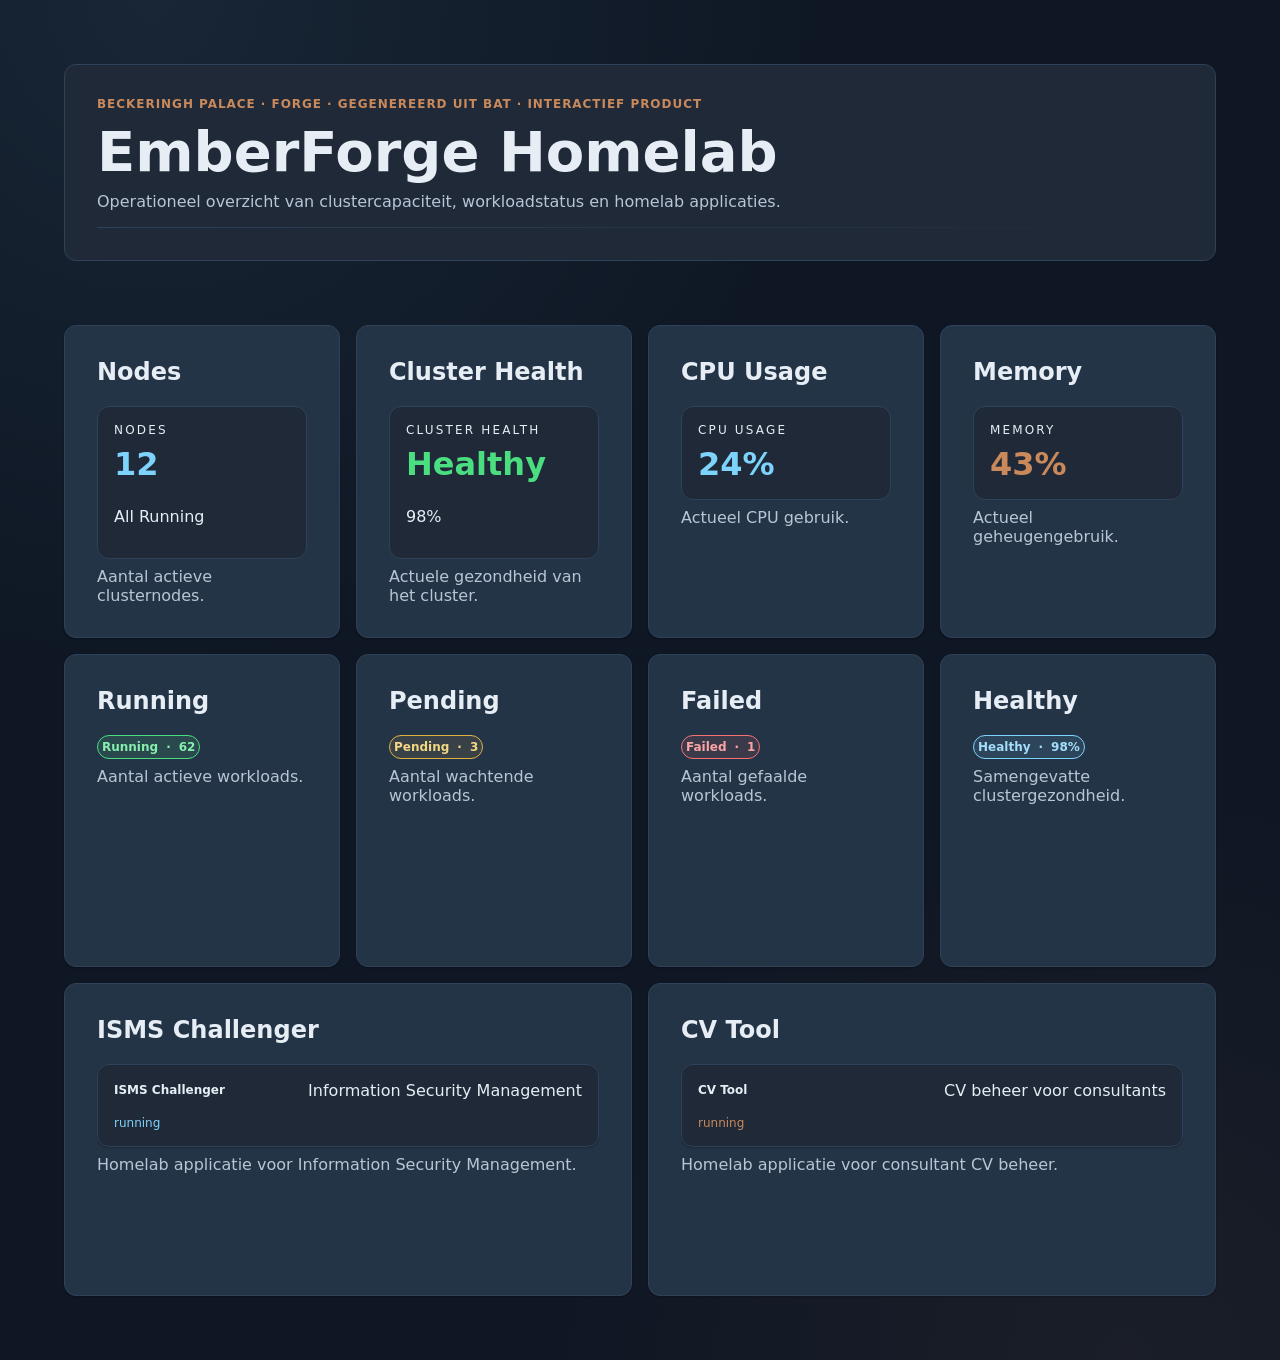
<file: output/products/emberforge-homelab-dashboard.html>
<!doctype html>
<html lang="nl">
<head>
  <meta charset="utf-8">
  <title>EmberForge Homelab Dashboard</title>
  <link rel="stylesheet" href="tokens.css">
  <link rel="stylesheet" href="components.css">
  <style>
    :root {
      --bp-color-bone-300: #B8C5D6;
      --bp-color-bone-50: #E6EDF5;
      --bp-color-ember-300: #E2A982;
      --bp-color-ember-500: #C9895B;
      --bp-color-ink-500: #3E5573;
      --bp-color-ink-600: #2F4259;
      --bp-color-ink-700: #243447;
      --bp-color-ink-800: #1F2937;
      --bp-color-ink-900: #0F1724;
      --bp-color-ink-950: #0A111C;
      --bp-color-sky-300: #A5DEFB;
      --bp-color-sky-400: #7DD3FC;
      --bp-color-sky-500: #38BDF8;
      --bp-color-sky-soft: #7DD3FC0F;
      --bp-color-status-error: #F87171;
      --bp-color-status-error-foreground: #FCA5A5;
      --bp-color-status-error-surface: #F871711A;
      --bp-color-status-info-surface: #7DD3FC1A;
      --bp-color-status-success: #4ADE80;
      --bp-color-status-success-foreground: #86EFAC;
      --bp-color-status-success-surface: #4ADE801F;
      --bp-color-status-warning: #E0B341;
      --bp-color-status-warning-foreground: #F3D783;
      --bp-color-status-warning-surface: #E0B3411A;
      --bp-color-transparent-clear: #00000000;
      --bp-theme-primary: var(--bp-color-sky-400);
      --bp-theme-background: var(--bp-color-ink-900);
      --bp-theme-surface: var(--bp-color-ink-800);
      --bp-theme-foreground: var(--bp-color-bone-50);
      --bp-theme-accent: var(--bp-color-ember-500);
      --bp-theme-success: var(--bp-color-status-success);
      --bp-theme-warning: var(--bp-color-status-warning);
      --bp-theme-error: var(--bp-color-status-error);
      --bp-font-heading: "Orbitron", "Iceland", "Bank Gothic", system-ui, sans-serif;
      --bp-font-body: "Inter", "IBM Plex Sans", system-ui, -apple-system, sans-serif;
      --bp-font-mono: "JetBrains Mono", "Fira Code", "SF Mono", "Menlo", monospace;
      --bp-type-display: 80px;
      --bp-type-display-font: var(--bp-font-heading);
      --bp-type-display-weight: 500;
      --bp-type-display-line-height: 1;
      --bp-type-display-letter-spacing: 0.08em;
      --bp-type-title: 56px;
      --bp-type-title-font: var(--bp-font-heading);
      --bp-type-title-weight: 600;
      --bp-type-title-line-height: 1.15;
      --bp-type-title-letter-spacing: -0.01em;
      --bp-type-heading: 32px;
      --bp-type-heading-font: var(--bp-font-heading);
      --bp-type-heading-weight: 700;
      --bp-type-heading-line-height: 1.3;
      --bp-type-heading-letter-spacing: normal;
      --bp-type-body: 16px;
      --bp-type-body-font: var(--bp-font-body);
      --bp-type-body-weight: 400;
      --bp-type-body-line-height: 1.55;
      --bp-type-body-letter-spacing: normal;
      --bp-type-label: 12px;
      --bp-type-label-font: var(--bp-font-body);
      --bp-type-label-weight: 500;
      --bp-type-label-line-height: normal;
      --bp-type-label-letter-spacing: 0.18em;
      --bp-type-caption: 12px;
      --bp-type-caption-font: var(--bp-font-body);
      --bp-type-caption-weight: 400;
      --bp-type-caption-line-height: normal;
      --bp-type-caption-letter-spacing: normal;
      --bp-material-canvas: var(--bp-color-ink-900);
      --bp-material-surface: var(--bp-color-ink-800);
      --bp-material-raised: var(--bp-color-ink-700);
      --bp-material-field: var(--bp-color-ink-950);
      --bp-material-transparent: var(--bp-color-transparent-clear);
      --bp-material-foreground: var(--bp-color-bone-50);
      --bp-material-muted: var(--bp-color-bone-300);
      --bp-material-accent: var(--bp-color-ember-500);
      --bp-material-accent-hover: var(--bp-color-ember-300);
      --bp-material-outline: var(--bp-color-ink-600);
      --bp-material-interaction: var(--bp-color-sky-400);
      --bp-material-interaction-hover: var(--bp-color-sky-300);
      --bp-material-interaction-soft: var(--bp-color-sky-soft);
      --bp-material-interaction-pressed: var(--bp-color-sky-500);
      --bp-material-disabled: var(--bp-color-ink-500);
      --bp-material-success: var(--bp-color-status-success);
      --bp-material-success-surface: var(--bp-color-status-success-surface);
      --bp-material-success-foreground: var(--bp-color-status-success-foreground);
      --bp-material-warning: var(--bp-color-status-warning);
      --bp-material-warning-surface: var(--bp-color-status-warning-surface);
      --bp-material-warning-foreground: var(--bp-color-status-warning-foreground);
      --bp-material-error: var(--bp-color-status-error);
      --bp-material-error-surface: var(--bp-color-status-error-surface);
      --bp-material-error-foreground: var(--bp-color-status-error-foreground);
      --bp-material-info: var(--bp-color-sky-400);
      --bp-material-info-surface: var(--bp-color-status-info-surface);
      --bp-material-info-foreground: var(--bp-color-sky-300);
      --bp-border-hairline: 1px;
      --bp-border-regular: 1px;
      --bp-border-strong: 1px;
      --bp-border-style: solid;
      --bp-radius-small: 4px;
      --bp-radius-medium: 12px;
      --bp-radius-large: 16px;
      --bp-radius-pill: 999px;
      --bp-radius-control: 8px;
      --bp-shadow-low: 0 1px 2px rgba(0,0,0,0.25);
      --bp-shadow-medium: 0 6px 18px rgba(0,0,0,0.35);
      --bp-shadow-high: 0 18px 44px rgba(0,0,0,0.45);
      --bp-shadow-none: none;
      --bp-shadow-glow: 0 0 0 1px rgba(125,211,252,0.18), 0 6px 24px rgba(125,211,252,0.10);
      --bp-shadow-focus: 0 0 0 3px rgba(125,211,252,0.15);
      --bp-shadow-glow-accent: 0 0 0 1px rgba(201,137,91,0.30), 0 6px 22px rgba(201,137,91,0.18);
      --bp-motion-fast: 120ms;
      --bp-motion-normal: 220ms;
      --bp-motion-slow: 420ms;
      --bp-motion-easing: cubic-bezier(0.2, 0.7, 0.2, 1);
      --bp-motion-rest-offset: 0px;
      --bp-motion-hover-offset: -1px;
      --bp-spacing-none: 0;
      --bp-spacing-xs: 4px;
      --bp-spacing-small: 8px;
      --bp-spacing-medium: 16px;
      --bp-spacing-large: 32px;
      --bp-spacing-xl: 64px;
      --bp-art-canvas: #0F1724;
      --bp-art-interaction: #7DD3FC;
      --bp-art-warm-accent: #C9895B;
    }
    body {
      margin: 0;
      min-height: 100vh;
      padding: var(--bp-spacing-xl);
      box-sizing: border-box;
      background: var(--bp-theme-background);
      color: var(--bp-theme-foreground);
      font-family: var(--bp-font-body);
    }
    h1, h2, h3, h4, h5, h6 { font-family: var(--bp-font-heading); }
    code, pre, kbd, samp { font-family: var(--bp-font-mono); }
    .bp-product-header {
      max-width: 72rem;
      margin-bottom: var(--bp-spacing-xl);
      padding: var(--bp-spacing-large);
      box-sizing: border-box;
      background: var(--bp-material-surface);
      border-left: var(--bp-border-strong) var(--bp-border-style) var(--bp-material-accent);
      border-radius: var(--bp-radius-medium);
    }
    .bp-product-kicker {
      margin: 0 0 var(--bp-spacing-small);
      color: var(--bp-theme-accent);
      font-size: var(--bp-type-label);
      font-weight: 700;
      letter-spacing: .08em;
      text-transform: uppercase;
    }
    .bp-product-header h1 {
      margin: 0;
      font-size: var(--bp-type-title);
    }
    .bp-product-purpose {
      margin: var(--bp-spacing-small) 0 0;
      color: var(--bp-material-muted);
      font-size: var(--bp-type-body);
    }
    .bp-layout { gap: var(--bp-spacing-medium); }
    .bp-region { padding: var(--bp-spacing-large); }
    .bp-region h2 { margin-top: 0; }
    @media (max-width: 960px) {
      body { padding: var(--bp-spacing-large); }
    }
    body {
      background:
        radial-gradient(circle at 12% 0%, color-mix(in srgb, var(--bp-art-interaction) 8%, transparent), transparent 38%),
        radial-gradient(circle at 88% 100%, color-mix(in srgb, var(--bp-art-warm-accent) 6%, transparent), transparent 34%),
        var(--bp-art-canvas);
    }
    .bp-product-header {
      border: var(--bp-border-hairline) var(--bp-border-style) var(--bp-material-outline);
      border-left-color: var(--bp-material-outline);
    }
    .bp-product-header::after {
      content: "";
      display: block;
      height: var(--bp-border-hairline);
      margin-top: var(--bp-spacing-medium);
      background: linear-gradient(90deg, var(--bp-material-outline), transparent);
    }
    @media (prefers-reduced-motion: reduce) {
      .bp-region { transition: none; }
    }
    .bp-canvas { background: var(--bp-material-canvas); }
    .bp-region {
      background: var(--bp-material-raised);
      color: var(--bp-material-foreground);
      border: var(--bp-border-hairline) var(--bp-border-style) var(--bp-material-outline);
      border-radius: var(--bp-radius-medium);
      box-shadow: var(--bp-shadow-low);
      transition: box-shadow var(--bp-motion-normal) var(--bp-motion-easing);
    }
    .bp-metric {
      margin: var(--bp-spacing-small) 0;
      color: var(--bp-material-accent);
      font-family: var(--bp-font-heading);
      font-size: calc(var(--bp-type-heading) * 2);
      font-weight: 700;
      line-height: 1;
    }
    .bp-description {
      margin: var(--bp-spacing-small) 0 0;
      color: var(--bp-material-muted);
      font-size: var(--bp-type-body);
    }
    .bp-metric-details {
      display: grid;
      gap: var(--bp-spacing-xs);
      margin: var(--bp-spacing-small) 0;
      padding: 0;
      list-style: none;
      color: var(--bp-material-muted);
      font-size: var(--bp-type-caption);
    }
    .bp-metric-details li {
      display: flex;
      justify-content: space-between;
      gap: var(--bp-spacing-small);
      border-bottom: var(--bp-border-hairline) var(--bp-border-style) var(--bp-material-outline);
    }
    .bp-metric-detail-value {
      color: var(--bp-material-foreground);
      font-weight: 700;
    }
    .bp-status-summary {
      display: grid;
      grid-template-columns: minmax(12rem, 18rem) 1fr;
      gap: var(--bp-spacing-large);
      margin-bottom: var(--bp-spacing-large);
    }
    .bp-status-overall {
      padding: var(--bp-spacing-large);
      background: var(--bp-material-raised);
      border: var(--bp-border-hairline) var(--bp-border-style) var(--bp-material-outline);
      border-radius: var(--bp-radius-medium);
    }
    .bp-status-overall strong {
      color: var(--bp-material-accent);
      font-family: var(--bp-font-heading);
      font-size: var(--bp-type-display);
    }
    .bp-status-milestones, .bp-status-areas {
      display: grid;
      gap: var(--bp-spacing-medium);
    }
    .bp-status-milestones { grid-template-columns: repeat(3, minmax(0, 1fr)); }
    .bp-status-areas { grid-template-columns: repeat(2, minmax(0, 1fr)); }
    .bp-status-card {
      padding: var(--bp-spacing-large);
      background: var(--bp-material-raised);
      border: var(--bp-border-hairline) var(--bp-border-style) var(--bp-material-outline);
      border-radius: var(--bp-radius-medium);
    }
    .bp-status-card h2, .bp-status-card h3 { margin-top: 0; }
    .bp-status-progress {
      width: 100%;
      accent-color: var(--bp-material-accent);
    }
    .bp-status-label { color: var(--bp-material-muted); }
    @media (max-width: 960px) {
      .bp-status-summary, .bp-status-milestones, .bp-status-areas { grid-template-columns: 1fr; }
    }
    .bp-layout { box-sizing: border-box; }
    .bp-region { box-sizing: border-box; }
    @media (max-width: 960px) {
      .bp-layout-emberforge-homelab-dashboard-responsive { grid-template-columns:repeat(2,minmax(0,1fr)) !important; }
      [data-region="homelab-stat-nodes-region"] { grid-column:1 / span 2 !important; grid-row:auto !important; order:1; }
      [data-region="homelab-stat-health-region"] { grid-column:1 / span 2 !important; grid-row:auto !important; order:2; }
      [data-region="homelab-stat-cpu-region"] { grid-column:1 / span 2 !important; grid-row:auto !important; order:3; }
      [data-region="homelab-stat-memory-region"] { grid-column:1 / span 2 !important; grid-row:auto !important; order:4; }
      [data-region="homelab-status-running-region"] { grid-column:1 / span 2 !important; grid-row:auto !important; order:5; }
      [data-region="homelab-status-pending-region"] { grid-column:1 / span 2 !important; grid-row:auto !important; order:6; }
      [data-region="homelab-status-failed-region"] { grid-column:1 / span 2 !important; grid-row:auto !important; order:7; }
      [data-region="homelab-status-healthy-region"] { grid-column:1 / span 2 !important; grid-row:auto !important; order:8; }
      [data-region="homelab-app-isms-region"] { grid-column:1 / span 2 !important; grid-row:auto !important; order:9; }
      [data-region="homelab-app-cv-region"] { grid-column:1 / span 2 !important; grid-row:auto !important; order:10; }
    }
  </style>
</head>
<body data-world="beckeringh-palace" data-theme="forge" data-art-direction="emberforge-art-direction" data-art-glow="controlled" data-art-ornament="technical-linework" data-art-density="spacious" data-art-imagery="isometric-line-art" data-art-warm-accent-limit="2" data-typography="forge-interface" data-font-delivery="local-only" data-product-mode="interactive" data-product-content="composition" data-time-context="applicable">
  <header class="bp-product-header">
    <p class="bp-product-kicker">Beckeringh Palace · Forge · Gegenereerd uit BAT · Interactief product</p>
    <h1>EmberForge Homelab</h1>
    <p class="bp-product-purpose">Operationeel overzicht van clustercapaciteit, workloadstatus en homelab applicaties.</p>
  </header>
  <main class="bp-layout bp-layout-emberforge-homelab-dashboard-responsive" data-layout-type="grid" data-responsive-breakpoint="960" data-compact-columns="2" style="display:grid;grid-template-columns:repeat(4,minmax(0,1fr));grid-template-rows:repeat(3,minmax(0,1fr))">
    <section class="bp-region" data-region="homelab-stat-nodes-region" data-instance="homelab-stat-nodes" data-compact-order="1" style="grid-column:1 / span 1;grid-row:1 / span 1">
      <h2>Nodes</h2>
            <article class="bp-forge-stat-card bp-variant-forge-stat-card-value" data-example="forge-stat-card-nodes-example" data-component="forge-stat-card" data-component-role="statistiek" data-component-anatomy="label waarde beschrijving" data-variant="forge-stat-card-value" data-component-state="rest" data-component-states="rest" data-appearance="forge-stat-card-value-appearance" data-accessibility-contract="forge-stat-card-accessibility" data-accessibility-role="groep" data-accessibility-name-source="label" data-accessibility-value-source="waarde" data-accessibility-disabled="niet-van-toepassing" data-accessibility-focus="geen" data-accessibility-keyboard="geen" aria-labelledby="bp-example-homelab-stat-nodes-forge-stat-card-nodes-example-rest-label">
              <small id="bp-example-homelab-stat-nodes-forge-stat-card-nodes-example-rest-label">Nodes</small>
              <strong>12</strong>
              <p>All Running</p>
            </article>
      <p class="bp-description">Aantal actieve clusternodes.</p>
    </section>
    <section class="bp-region" data-region="homelab-stat-health-region" data-instance="homelab-stat-health" data-compact-order="2" style="grid-column:2 / span 1;grid-row:1 / span 1">
      <h2>Cluster Health</h2>
            <article class="bp-forge-stat-card bp-variant-forge-stat-card-health" data-example="forge-stat-card-health-example" data-component="forge-stat-card" data-component-role="statistiek" data-component-anatomy="label waarde beschrijving" data-variant="forge-stat-card-health" data-component-state="rest" data-component-states="rest" data-appearance="forge-stat-card-health-appearance" data-accessibility-contract="forge-stat-card-accessibility" data-accessibility-role="groep" data-accessibility-name-source="label" data-accessibility-value-source="waarde" data-accessibility-disabled="niet-van-toepassing" data-accessibility-focus="geen" data-accessibility-keyboard="geen" aria-labelledby="bp-example-homelab-stat-health-forge-stat-card-health-example-rest-label">
              <small id="bp-example-homelab-stat-health-forge-stat-card-health-example-rest-label">Cluster Health</small>
              <strong>Healthy</strong>
              <p>98%</p>
            </article>
      <p class="bp-description">Actuele gezondheid van het cluster.</p>
    </section>
    <section class="bp-region" data-region="homelab-stat-cpu-region" data-instance="homelab-stat-cpu" data-compact-order="3" style="grid-column:3 / span 1;grid-row:1 / span 1">
      <h2>CPU Usage</h2>
            <article class="bp-forge-stat-card bp-variant-forge-stat-card-progress" data-example="forge-stat-card-cpu-example" data-component="forge-stat-card" data-component-role="statistiek" data-component-anatomy="label waarde beschrijving" data-variant="forge-stat-card-progress" data-component-state="rest" data-component-states="rest" data-appearance="forge-stat-card-value-appearance" data-accessibility-contract="forge-stat-card-accessibility" data-accessibility-role="groep" data-accessibility-name-source="label" data-accessibility-value-source="waarde" data-accessibility-disabled="niet-van-toepassing" data-accessibility-focus="geen" data-accessibility-keyboard="geen" aria-labelledby="bp-example-homelab-stat-cpu-forge-stat-card-cpu-example-rest-label">
              <small id="bp-example-homelab-stat-cpu-forge-stat-card-cpu-example-rest-label">CPU Usage</small>
              <strong>24%</strong>
            </article>
      <p class="bp-description">Actueel CPU gebruik.</p>
    </section>
    <section class="bp-region" data-region="homelab-stat-memory-region" data-instance="homelab-stat-memory" data-compact-order="4" style="grid-column:4 / span 1;grid-row:1 / span 1">
      <h2>Memory</h2>
            <article class="bp-forge-stat-card bp-variant-forge-stat-card-progress-ember" data-example="forge-stat-card-memory-example" data-component="forge-stat-card" data-component-role="statistiek" data-component-anatomy="label waarde beschrijving" data-variant="forge-stat-card-progress-ember" data-component-state="rest" data-component-states="rest" data-appearance="forge-stat-card-ember-appearance" data-accessibility-contract="forge-stat-card-accessibility" data-accessibility-role="groep" data-accessibility-name-source="label" data-accessibility-value-source="waarde" data-accessibility-disabled="niet-van-toepassing" data-accessibility-focus="geen" data-accessibility-keyboard="geen" aria-labelledby="bp-example-homelab-stat-memory-forge-stat-card-memory-example-rest-label">
              <small id="bp-example-homelab-stat-memory-forge-stat-card-memory-example-rest-label">Memory</small>
              <strong>43%</strong>
            </article>
      <p class="bp-description">Actueel geheugengebruik.</p>
    </section>
    <section class="bp-region" data-region="homelab-status-running-region" data-instance="homelab-status-running" data-compact-order="5" style="grid-column:1 / span 1;grid-row:2 / span 1">
      <h2>Running</h2>
            <output class="bp-forge-status bp-variant-forge-status-running" data-example="forge-status-running-example" data-component="forge-status" data-component-role="status" data-component-anatomy="label waarde" data-variant="forge-status-running" data-component-state="rest" data-component-states="rest" data-appearance="forge-status-running-appearance" data-accessibility-contract="forge-status-accessibility" data-accessibility-role="status" data-accessibility-name-source="label" data-accessibility-value-source="waarde" data-accessibility-disabled="niet-van-toepassing" data-accessibility-focus="geen" data-accessibility-keyboard="geen" aria-labelledby="bp-example-homelab-status-running-forge-status-running-example-rest-label"><span id="bp-example-homelab-status-running-forge-status-running-example-rest-label">Running</span> · <span>62</span></output>
      <p class="bp-description">Aantal actieve workloads.</p>
    </section>
    <section class="bp-region" data-region="homelab-status-pending-region" data-instance="homelab-status-pending" data-compact-order="6" style="grid-column:2 / span 1;grid-row:2 / span 1">
      <h2>Pending</h2>
            <output class="bp-forge-status bp-variant-forge-status-pending" data-example="forge-status-pending-example" data-component="forge-status" data-component-role="status" data-component-anatomy="label waarde" data-variant="forge-status-pending" data-component-state="rest" data-component-states="rest" data-appearance="forge-status-pending-appearance" data-accessibility-contract="forge-status-accessibility" data-accessibility-role="status" data-accessibility-name-source="label" data-accessibility-value-source="waarde" data-accessibility-disabled="niet-van-toepassing" data-accessibility-focus="geen" data-accessibility-keyboard="geen" aria-labelledby="bp-example-homelab-status-pending-forge-status-pending-example-rest-label"><span id="bp-example-homelab-status-pending-forge-status-pending-example-rest-label">Pending</span> · <span>3</span></output>
      <p class="bp-description">Aantal wachtende workloads.</p>
    </section>
    <section class="bp-region" data-region="homelab-status-failed-region" data-instance="homelab-status-failed" data-compact-order="7" style="grid-column:3 / span 1;grid-row:2 / span 1">
      <h2>Failed</h2>
            <output class="bp-forge-status bp-variant-forge-status-failed" data-example="forge-status-failed-example" data-component="forge-status" data-component-role="status" data-component-anatomy="label waarde" data-variant="forge-status-failed" data-component-state="rest" data-component-states="rest" data-appearance="forge-status-failed-appearance" data-accessibility-contract="forge-status-accessibility" data-accessibility-role="status" data-accessibility-name-source="label" data-accessibility-value-source="waarde" data-accessibility-disabled="niet-van-toepassing" data-accessibility-focus="geen" data-accessibility-keyboard="geen" aria-labelledby="bp-example-homelab-status-failed-forge-status-failed-example-rest-label"><span id="bp-example-homelab-status-failed-forge-status-failed-example-rest-label">Failed</span> · <span>1</span></output>
      <p class="bp-description">Aantal gefaalde workloads.</p>
    </section>
    <section class="bp-region" data-region="homelab-status-healthy-region" data-instance="homelab-status-healthy" data-compact-order="8" style="grid-column:4 / span 1;grid-row:2 / span 1">
      <h2>Healthy</h2>
            <output class="bp-forge-status bp-variant-forge-status-info" data-example="forge-status-info-example" data-component="forge-status" data-component-role="status" data-component-anatomy="label waarde" data-variant="forge-status-info" data-component-state="rest" data-component-states="rest" data-appearance="forge-status-info-appearance" data-accessibility-contract="forge-status-accessibility" data-accessibility-role="status" data-accessibility-name-source="label" data-accessibility-value-source="waarde" data-accessibility-disabled="niet-van-toepassing" data-accessibility-focus="geen" data-accessibility-keyboard="geen" aria-labelledby="bp-example-homelab-status-healthy-forge-status-info-example-rest-label"><span id="bp-example-homelab-status-healthy-forge-status-info-example-rest-label">Healthy</span> · <span>98%</span></output>
      <p class="bp-description">Samengevatte clustergezondheid.</p>
    </section>
    <section class="bp-region" data-region="homelab-app-isms-region" data-instance="homelab-app-isms" data-compact-order="9" style="grid-column:1 / span 2;grid-row:3 / span 1">
      <h2>ISMS Challenger</h2>
            <button type="button" class="bp-forge-app-tile bp-variant-forge-app-tile-default" data-example="forge-app-tile-isms-example" data-component="forge-app-tile" data-component-role="app-tegel" data-component-anatomy="label beschrijving status" data-variant="forge-app-tile-default" data-component-state="rest" data-component-states="rest hover focus pressed disabled" data-appearance="forge-app-tile-rest-appearance" data-accessibility-contract="forge-app-tile-accessibility" data-accessibility-role="actie" data-accessibility-name-source="label" data-accessibility-value-source="status" data-accessibility-disabled="native" data-accessibility-focus="tabvolgorde" data-accessibility-keyboard="activeren" data-accessibility-keys="Enter Space" aria-labelledby="bp-example-homelab-app-isms-forge-app-tile-isms-example-rest-label" aria-describedby="bp-example-homelab-app-isms-forge-app-tile-isms-example-rest-description bp-example-homelab-app-isms-forge-app-tile-isms-example-rest-status">
              <strong id="bp-example-homelab-app-isms-forge-app-tile-isms-example-rest-label">ISMS Challenger</strong>
              <span id="bp-example-homelab-app-isms-forge-app-tile-isms-example-rest-description" class="bp-example-description">Information Security Management</span>
              <small id="bp-example-homelab-app-isms-forge-app-tile-isms-example-rest-status">running</small>
            </button>
      <p class="bp-description">Homelab applicatie voor Information Security Management.</p>
    </section>
    <section class="bp-region" data-region="homelab-app-cv-region" data-instance="homelab-app-cv" data-compact-order="10" style="grid-column:3 / span 2;grid-row:3 / span 1">
      <h2>CV Tool</h2>
            <button type="button" class="bp-forge-app-tile bp-variant-forge-app-tile-ember" data-example="forge-app-tile-cv-example" data-component="forge-app-tile" data-component-role="app-tegel" data-component-anatomy="label beschrijving status" data-variant="forge-app-tile-ember" data-component-state="rest" data-component-states="rest hover focus pressed disabled" data-appearance="forge-app-tile-ember-rest-appearance" data-accessibility-contract="forge-app-tile-accessibility" data-accessibility-role="actie" data-accessibility-name-source="label" data-accessibility-value-source="status" data-accessibility-disabled="native" data-accessibility-focus="tabvolgorde" data-accessibility-keyboard="activeren" data-accessibility-keys="Enter Space" aria-labelledby="bp-example-homelab-app-cv-forge-app-tile-cv-example-rest-label" aria-describedby="bp-example-homelab-app-cv-forge-app-tile-cv-example-rest-description bp-example-homelab-app-cv-forge-app-tile-cv-example-rest-status">
              <strong id="bp-example-homelab-app-cv-forge-app-tile-cv-example-rest-label">CV Tool</strong>
              <span id="bp-example-homelab-app-cv-forge-app-tile-cv-example-rest-description" class="bp-example-description">CV beheer voor consultants</span>
              <small id="bp-example-homelab-app-cv-forge-app-tile-cv-example-rest-status">running</small>
            </button>
      <p class="bp-description">Homelab applicatie voor consultant CV beheer.</p>
    </section>
  </main>
</body>
</html>
</file>
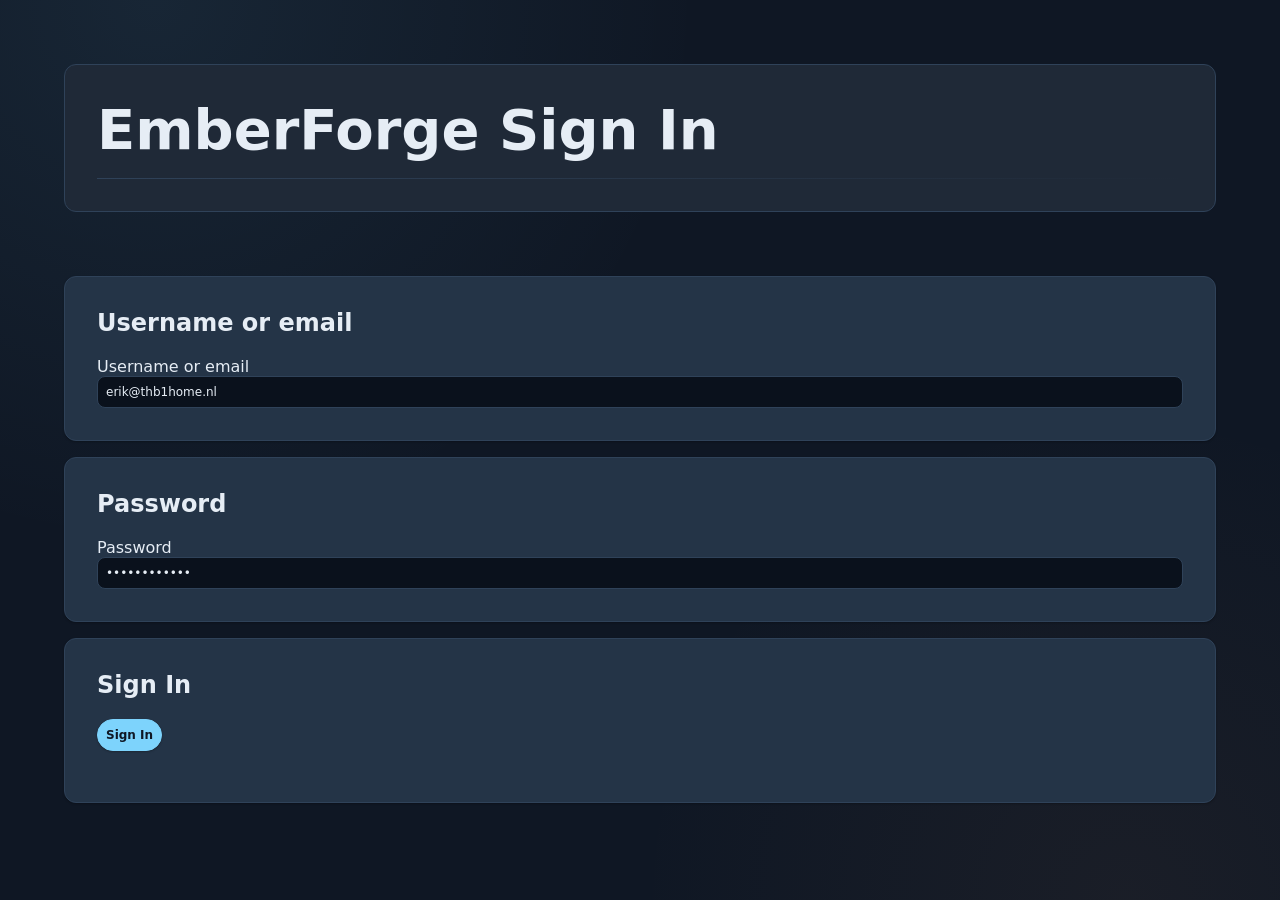
<file: output/products/emberforge-keycloak-login.html>
<!doctype html>
<html lang="nl">
<head>
  <meta charset="utf-8">
  <title>EmberForge Keycloak Login</title>
  <link rel="stylesheet" href="tokens.css">
  <link rel="stylesheet" href="components.css">
  <style>
    :root {
      --bp-color-bone-300: #B8C5D6;
      --bp-color-bone-50: #E6EDF5;
      --bp-color-ember-300: #E2A982;
      --bp-color-ember-500: #C9895B;
      --bp-color-ink-500: #3E5573;
      --bp-color-ink-600: #2F4259;
      --bp-color-ink-700: #243447;
      --bp-color-ink-800: #1F2937;
      --bp-color-ink-900: #0F1724;
      --bp-color-ink-950: #0A111C;
      --bp-color-sky-300: #A5DEFB;
      --bp-color-sky-400: #7DD3FC;
      --bp-color-sky-500: #38BDF8;
      --bp-color-sky-soft: #7DD3FC0F;
      --bp-color-status-error: #F87171;
      --bp-color-status-error-foreground: #FCA5A5;
      --bp-color-status-error-surface: #F871711A;
      --bp-color-status-info-surface: #7DD3FC1A;
      --bp-color-status-success: #4ADE80;
      --bp-color-status-success-foreground: #86EFAC;
      --bp-color-status-success-surface: #4ADE801F;
      --bp-color-status-warning: #E0B341;
      --bp-color-status-warning-foreground: #F3D783;
      --bp-color-status-warning-surface: #E0B3411A;
      --bp-color-transparent-clear: #00000000;
      --bp-theme-primary: var(--bp-color-sky-400);
      --bp-theme-background: var(--bp-color-ink-900);
      --bp-theme-surface: var(--bp-color-ink-800);
      --bp-theme-foreground: var(--bp-color-bone-50);
      --bp-theme-accent: var(--bp-color-ember-500);
      --bp-theme-success: var(--bp-color-status-success);
      --bp-theme-warning: var(--bp-color-status-warning);
      --bp-theme-error: var(--bp-color-status-error);
      --bp-font-heading: "Orbitron", "Iceland", "Bank Gothic", system-ui, sans-serif;
      --bp-font-body: "Inter", "IBM Plex Sans", system-ui, -apple-system, sans-serif;
      --bp-font-mono: "JetBrains Mono", "Fira Code", "SF Mono", "Menlo", monospace;
      --bp-type-display: 80px;
      --bp-type-display-font: var(--bp-font-heading);
      --bp-type-display-weight: 500;
      --bp-type-display-line-height: 1;
      --bp-type-display-letter-spacing: 0.08em;
      --bp-type-title: 56px;
      --bp-type-title-font: var(--bp-font-heading);
      --bp-type-title-weight: 600;
      --bp-type-title-line-height: 1.15;
      --bp-type-title-letter-spacing: -0.01em;
      --bp-type-heading: 32px;
      --bp-type-heading-font: var(--bp-font-heading);
      --bp-type-heading-weight: 700;
      --bp-type-heading-line-height: 1.3;
      --bp-type-heading-letter-spacing: normal;
      --bp-type-body: 16px;
      --bp-type-body-font: var(--bp-font-body);
      --bp-type-body-weight: 400;
      --bp-type-body-line-height: 1.55;
      --bp-type-body-letter-spacing: normal;
      --bp-type-label: 12px;
      --bp-type-label-font: var(--bp-font-body);
      --bp-type-label-weight: 500;
      --bp-type-label-line-height: normal;
      --bp-type-label-letter-spacing: 0.18em;
      --bp-type-caption: 12px;
      --bp-type-caption-font: var(--bp-font-body);
      --bp-type-caption-weight: 400;
      --bp-type-caption-line-height: normal;
      --bp-type-caption-letter-spacing: normal;
      --bp-material-canvas: var(--bp-color-ink-900);
      --bp-material-surface: var(--bp-color-ink-800);
      --bp-material-raised: var(--bp-color-ink-700);
      --bp-material-field: var(--bp-color-ink-950);
      --bp-material-transparent: var(--bp-color-transparent-clear);
      --bp-material-foreground: var(--bp-color-bone-50);
      --bp-material-muted: var(--bp-color-bone-300);
      --bp-material-accent: var(--bp-color-ember-500);
      --bp-material-accent-hover: var(--bp-color-ember-300);
      --bp-material-outline: var(--bp-color-ink-600);
      --bp-material-interaction: var(--bp-color-sky-400);
      --bp-material-interaction-hover: var(--bp-color-sky-300);
      --bp-material-interaction-soft: var(--bp-color-sky-soft);
      --bp-material-interaction-pressed: var(--bp-color-sky-500);
      --bp-material-disabled: var(--bp-color-ink-500);
      --bp-material-success: var(--bp-color-status-success);
      --bp-material-success-surface: var(--bp-color-status-success-surface);
      --bp-material-success-foreground: var(--bp-color-status-success-foreground);
      --bp-material-warning: var(--bp-color-status-warning);
      --bp-material-warning-surface: var(--bp-color-status-warning-surface);
      --bp-material-warning-foreground: var(--bp-color-status-warning-foreground);
      --bp-material-error: var(--bp-color-status-error);
      --bp-material-error-surface: var(--bp-color-status-error-surface);
      --bp-material-error-foreground: var(--bp-color-status-error-foreground);
      --bp-material-info: var(--bp-color-sky-400);
      --bp-material-info-surface: var(--bp-color-status-info-surface);
      --bp-material-info-foreground: var(--bp-color-sky-300);
      --bp-border-hairline: 1px;
      --bp-border-regular: 1px;
      --bp-border-strong: 1px;
      --bp-border-style: solid;
      --bp-radius-small: 4px;
      --bp-radius-medium: 12px;
      --bp-radius-large: 16px;
      --bp-radius-pill: 999px;
      --bp-radius-control: 8px;
      --bp-shadow-low: 0 1px 2px rgba(0,0,0,0.25);
      --bp-shadow-medium: 0 6px 18px rgba(0,0,0,0.35);
      --bp-shadow-high: 0 18px 44px rgba(0,0,0,0.45);
      --bp-shadow-none: none;
      --bp-shadow-glow: 0 0 0 1px rgba(125,211,252,0.18), 0 6px 24px rgba(125,211,252,0.10);
      --bp-shadow-focus: 0 0 0 3px rgba(125,211,252,0.15);
      --bp-shadow-glow-accent: 0 0 0 1px rgba(201,137,91,0.30), 0 6px 22px rgba(201,137,91,0.18);
      --bp-motion-fast: 120ms;
      --bp-motion-normal: 220ms;
      --bp-motion-slow: 420ms;
      --bp-motion-easing: cubic-bezier(0.2, 0.7, 0.2, 1);
      --bp-motion-rest-offset: 0px;
      --bp-motion-hover-offset: -1px;
      --bp-spacing-none: 0;
      --bp-spacing-xs: 4px;
      --bp-spacing-small: 8px;
      --bp-spacing-medium: 16px;
      --bp-spacing-large: 32px;
      --bp-spacing-xl: 64px;
      --bp-art-canvas: #0F1724;
      --bp-art-interaction: #7DD3FC;
      --bp-art-warm-accent: #C9895B;
    }
    body {
      margin: 0;
      min-height: 100vh;
      padding: var(--bp-spacing-xl);
      box-sizing: border-box;
      background: var(--bp-theme-background);
      color: var(--bp-theme-foreground);
      font-family: var(--bp-font-body);
    }
    h1, h2, h3, h4, h5, h6 { font-family: var(--bp-font-heading); }
    code, pre, kbd, samp { font-family: var(--bp-font-mono); }
    .bp-product-header {
      max-width: 72rem;
      margin-bottom: var(--bp-spacing-xl);
      padding: var(--bp-spacing-large);
      box-sizing: border-box;
      background: var(--bp-material-surface);
      border-left: var(--bp-border-strong) var(--bp-border-style) var(--bp-material-accent);
      border-radius: var(--bp-radius-medium);
    }
    .bp-product-header h1 {
      margin: 0;
      font-size: var(--bp-type-title);
    }
    .bp-layout { gap: var(--bp-spacing-medium); }
    .bp-region { padding: var(--bp-spacing-large); }
    .bp-region h2 { margin-top: 0; }
    .bp-lockup {
      display: flex;
      align-items: center;
      gap: var(--bp-spacing-medium);
    }
    .bp-lockup h2 { margin-top: 0; }
    .bp-brand-mark {
      flex: none;
      width: 3rem;
      height: 3rem;
      color: var(--bp-material-accent);
    }
    @media (max-width: 960px) {
      body { padding: var(--bp-spacing-large); }
    }
    body {
      background:
        radial-gradient(circle at 12% 0%, color-mix(in srgb, var(--bp-art-interaction) 8%, transparent), transparent 38%),
        radial-gradient(circle at 88% 100%, color-mix(in srgb, var(--bp-art-warm-accent) 6%, transparent), transparent 34%),
        var(--bp-art-canvas);
    }
    .bp-product-header {
      border: var(--bp-border-hairline) var(--bp-border-style) var(--bp-material-outline);
      border-left-color: var(--bp-material-outline);
    }
    .bp-product-header::after {
      content: "";
      display: block;
      height: var(--bp-border-hairline);
      margin-top: var(--bp-spacing-medium);
      background: linear-gradient(90deg, var(--bp-material-outline), transparent);
    }
    @media (prefers-reduced-motion: reduce) {
      .bp-region { transition: none; }
    }
    .bp-canvas { background: var(--bp-material-canvas); }
    .bp-region {
      background: var(--bp-material-raised);
      color: var(--bp-material-foreground);
      border: var(--bp-border-hairline) var(--bp-border-style) var(--bp-material-outline);
      border-radius: var(--bp-radius-medium);
      box-shadow: var(--bp-shadow-low);
      transition: box-shadow var(--bp-motion-normal) var(--bp-motion-easing);
    }
    .bp-metric {
      margin: var(--bp-spacing-small) 0;
      color: var(--bp-material-accent);
      font-family: var(--bp-font-heading);
      font-size: calc(var(--bp-type-heading) * 2);
      font-weight: 700;
      line-height: 1;
    }
    .bp-metric-details {
      display: grid;
      gap: var(--bp-spacing-xs);
      margin: var(--bp-spacing-small) 0;
      padding: 0;
      list-style: none;
      color: var(--bp-material-muted);
      font-size: var(--bp-type-caption);
    }
    .bp-metric-details li {
      display: flex;
      justify-content: space-between;
      gap: var(--bp-spacing-small);
      border-bottom: var(--bp-border-hairline) var(--bp-border-style) var(--bp-material-outline);
    }
    .bp-metric-detail-value {
      color: var(--bp-material-foreground);
      font-weight: 700;
    }
    .bp-status-summary {
      display: grid;
      grid-template-columns: minmax(12rem, 18rem) 1fr;
      gap: var(--bp-spacing-large);
      margin-bottom: var(--bp-spacing-large);
    }
    .bp-status-overall {
      padding: var(--bp-spacing-large);
      background: var(--bp-material-raised);
      border: var(--bp-border-hairline) var(--bp-border-style) var(--bp-material-outline);
      border-radius: var(--bp-radius-medium);
    }
    .bp-status-overall strong {
      color: var(--bp-material-accent);
      font-family: var(--bp-font-heading);
      font-size: var(--bp-type-display);
    }
    .bp-status-milestones, .bp-status-areas {
      display: grid;
      gap: var(--bp-spacing-medium);
    }
    .bp-status-milestones { grid-template-columns: repeat(3, minmax(0, 1fr)); }
    .bp-status-areas { grid-template-columns: repeat(2, minmax(0, 1fr)); }
    .bp-status-card {
      padding: var(--bp-spacing-large);
      background: var(--bp-material-raised);
      border: var(--bp-border-hairline) var(--bp-border-style) var(--bp-material-outline);
      border-radius: var(--bp-radius-medium);
    }
    .bp-status-card h2, .bp-status-card h3 { margin-top: 0; }
    .bp-status-progress {
      width: 100%;
      accent-color: var(--bp-material-accent);
    }
    .bp-status-label { color: var(--bp-material-muted); }
    @media (max-width: 960px) {
      .bp-status-summary, .bp-status-milestones, .bp-status-areas { grid-template-columns: 1fr; }
    }
    .bp-layout { box-sizing: border-box; }
    .bp-region { box-sizing: border-box; }
    @media (max-width: 640px) {
      .bp-layout-emberforge-keycloak-login-responsive { grid-template-columns:repeat(1,minmax(0,1fr)) !important; }
      [data-region="keycloak-login-identity-region"] { grid-column:1 / span 1 !important; grid-row:auto !important; order:1; }
      [data-region="keycloak-login-password-region"] { grid-column:1 / span 1 !important; grid-row:auto !important; order:2; }
      [data-region="keycloak-login-submit-region"] { grid-column:1 / span 1 !important; grid-row:auto !important; order:3; }
    }
  </style>
</head>
<body data-world="beckeringh-palace" data-theme="forge" data-art-direction="emberforge-art-direction" data-art-glow="controlled" data-art-ornament="technical-linework" data-art-density="spacious" data-art-imagery="isometric-line-art" data-art-warm-accent-limit="2" data-typography="forge-interface" data-font-delivery="local-only" data-product-mode="interactive" data-product-content="composition" data-time-context="applicable">
  <header class="bp-product-header">
    <h1>EmberForge Sign In</h1>
  </header>
  <form class="bp-layout bp-layout-emberforge-keycloak-login-responsive" data-composition-role="login-formulier" data-layout-type="grid" data-responsive-breakpoint="640" data-compact-columns="1" style="display:grid;grid-template-columns:repeat(1,minmax(0,1fr));grid-template-rows:repeat(3,minmax(0,1fr))">
    <section class="bp-region" data-region="keycloak-login-identity-region" data-instance="keycloak-login-identity" data-compact-order="1" style="grid-column:1 / span 1;grid-row:1 / span 1">
      <h2>Username or email</h2>
            <div class="bp-component-example bp-example-input">
              <label id="bp-example-keycloak-login-identity-forge-input-default-example-rest-label" for="bp-example-keycloak-login-identity-forge-input-default-example-rest-control" class="bp-example-label">Username or email</label>
              <input id="bp-example-keycloak-login-identity-forge-input-default-example-rest-control" type="email" class="bp-forge-input bp-variant-forge-input-default" data-example="forge-input-default-example" data-component="forge-input" data-component-role="invoer" data-component-anatomy="label waarde melding" data-variant="forge-input-default" data-component-state="rest" data-component-states="rest hover focus pressed disabled" data-appearance="forge-input-rest-appearance" data-accessibility-contract="forge-input-accessibility" data-accessibility-role="tekstinvoer" data-accessibility-name-source="label" data-accessibility-value-source="waarde" data-accessibility-error-source="melding" data-accessibility-disabled="native" data-accessibility-focus="tabvolgorde" data-accessibility-keyboard="tekstinvoer" value="erik@thb1home.nl">
            </div>
    </section>
    <section class="bp-region" data-region="keycloak-login-password-region" data-instance="keycloak-login-password" data-compact-order="2" style="grid-column:1 / span 1;grid-row:2 / span 1">
      <h2>Password</h2>
            <div class="bp-component-example bp-example-input">
              <label id="bp-example-keycloak-login-password-forge-input-password-example-rest-label" for="bp-example-keycloak-login-password-forge-input-password-example-rest-control" class="bp-example-label">Password</label>
              <input id="bp-example-keycloak-login-password-forge-input-password-example-rest-control" type="password" class="bp-forge-input bp-variant-forge-input-default" data-example="forge-input-password-example" data-component="forge-input" data-component-role="invoer" data-component-anatomy="label waarde melding" data-variant="forge-input-default" data-component-state="rest" data-component-states="rest hover focus pressed disabled" data-appearance="forge-input-rest-appearance" data-accessibility-contract="forge-input-accessibility" data-accessibility-role="tekstinvoer" data-accessibility-name-source="label" data-accessibility-value-source="waarde" data-accessibility-error-source="melding" data-accessibility-disabled="native" data-accessibility-focus="tabvolgorde" data-accessibility-keyboard="tekstinvoer" value="not-a-secret">
            </div>
    </section>
    <section class="bp-region" data-region="keycloak-login-submit-region" data-instance="keycloak-login-submit" data-compact-order="3" style="grid-column:1 / span 1;grid-row:3 / span 1">
      <h2>Sign In</h2>
            <button type="submit" class="bp-forge-button bp-variant-forge-button-primary" data-example="forge-button-primary-example" data-component="forge-button" data-component-role="actie" data-component-anatomy="label" data-variant="forge-button-primary" data-component-state="rest" data-component-states="rest hover focus pressed disabled" data-appearance="forge-button-primary-rest-appearance" data-accessibility-contract="forge-button-accessibility" data-accessibility-role="actie" data-accessibility-name-source="label" data-accessibility-disabled="native" data-accessibility-focus="tabvolgorde" data-accessibility-keyboard="activeren" data-accessibility-keys="Enter Space">Sign In</button>
    </section>
  </form>
</body>
</html>
</file>
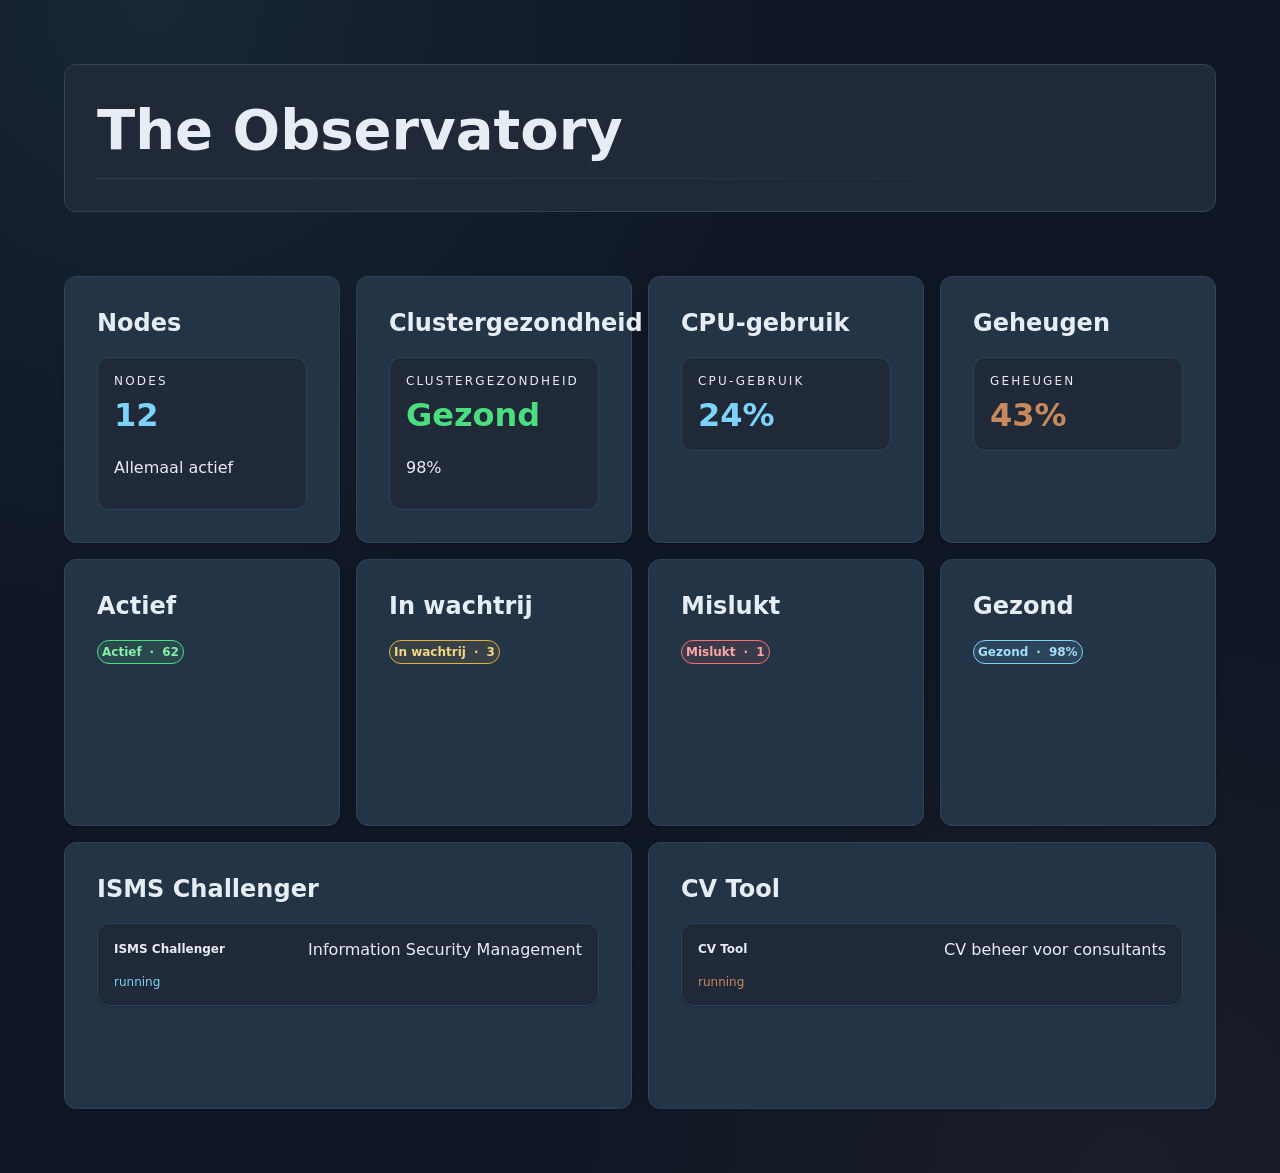
<file: output/products/emberforge-observatory.html>
<!doctype html>
<html lang="nl">
<head>
  <meta charset="utf-8">
  <title>The Observatory</title>
  <link rel="stylesheet" href="tokens.css">
  <link rel="stylesheet" href="components.css">
  <style>
    :root {
      --bp-color-bone-300: #B8C5D6;
      --bp-color-bone-50: #E6EDF5;
      --bp-color-ember-300: #E2A982;
      --bp-color-ember-500: #C9895B;
      --bp-color-ink-500: #3E5573;
      --bp-color-ink-600: #2F4259;
      --bp-color-ink-700: #243447;
      --bp-color-ink-800: #1F2937;
      --bp-color-ink-900: #0F1724;
      --bp-color-ink-950: #0A111C;
      --bp-color-sky-300: #A5DEFB;
      --bp-color-sky-400: #7DD3FC;
      --bp-color-sky-500: #38BDF8;
      --bp-color-sky-soft: #7DD3FC0F;
      --bp-color-status-error: #F87171;
      --bp-color-status-error-foreground: #FCA5A5;
      --bp-color-status-error-surface: #F871711A;
      --bp-color-status-info-surface: #7DD3FC1A;
      --bp-color-status-success: #4ADE80;
      --bp-color-status-success-foreground: #86EFAC;
      --bp-color-status-success-surface: #4ADE801F;
      --bp-color-status-warning: #E0B341;
      --bp-color-status-warning-foreground: #F3D783;
      --bp-color-status-warning-surface: #E0B3411A;
      --bp-color-transparent-clear: #00000000;
      --bp-theme-primary: var(--bp-color-sky-400);
      --bp-theme-background: var(--bp-color-ink-900);
      --bp-theme-surface: var(--bp-color-ink-800);
      --bp-theme-foreground: var(--bp-color-bone-50);
      --bp-theme-accent: var(--bp-color-ember-500);
      --bp-theme-success: var(--bp-color-status-success);
      --bp-theme-warning: var(--bp-color-status-warning);
      --bp-theme-error: var(--bp-color-status-error);
      --bp-font-heading: "Orbitron", "Iceland", "Bank Gothic", system-ui, sans-serif;
      --bp-font-body: "Inter", "IBM Plex Sans", system-ui, -apple-system, sans-serif;
      --bp-font-mono: "JetBrains Mono", "Fira Code", "SF Mono", "Menlo", monospace;
      --bp-type-display: 80px;
      --bp-type-display-font: var(--bp-font-heading);
      --bp-type-display-weight: 500;
      --bp-type-display-line-height: 1;
      --bp-type-display-letter-spacing: 0.08em;
      --bp-type-title: 56px;
      --bp-type-title-font: var(--bp-font-heading);
      --bp-type-title-weight: 600;
      --bp-type-title-line-height: 1.15;
      --bp-type-title-letter-spacing: -0.01em;
      --bp-type-heading: 32px;
      --bp-type-heading-font: var(--bp-font-heading);
      --bp-type-heading-weight: 700;
      --bp-type-heading-line-height: 1.3;
      --bp-type-heading-letter-spacing: normal;
      --bp-type-body: 16px;
      --bp-type-body-font: var(--bp-font-body);
      --bp-type-body-weight: 400;
      --bp-type-body-line-height: 1.55;
      --bp-type-body-letter-spacing: normal;
      --bp-type-label: 12px;
      --bp-type-label-font: var(--bp-font-body);
      --bp-type-label-weight: 500;
      --bp-type-label-line-height: normal;
      --bp-type-label-letter-spacing: 0.18em;
      --bp-type-caption: 12px;
      --bp-type-caption-font: var(--bp-font-body);
      --bp-type-caption-weight: 400;
      --bp-type-caption-line-height: normal;
      --bp-type-caption-letter-spacing: normal;
      --bp-material-canvas: var(--bp-color-ink-900);
      --bp-material-surface: var(--bp-color-ink-800);
      --bp-material-raised: var(--bp-color-ink-700);
      --bp-material-field: var(--bp-color-ink-950);
      --bp-material-transparent: var(--bp-color-transparent-clear);
      --bp-material-foreground: var(--bp-color-bone-50);
      --bp-material-muted: var(--bp-color-bone-300);
      --bp-material-accent: var(--bp-color-ember-500);
      --bp-material-accent-hover: var(--bp-color-ember-300);
      --bp-material-outline: var(--bp-color-ink-600);
      --bp-material-interaction: var(--bp-color-sky-400);
      --bp-material-interaction-hover: var(--bp-color-sky-300);
      --bp-material-interaction-soft: var(--bp-color-sky-soft);
      --bp-material-interaction-pressed: var(--bp-color-sky-500);
      --bp-material-disabled: var(--bp-color-ink-500);
      --bp-material-success: var(--bp-color-status-success);
      --bp-material-success-surface: var(--bp-color-status-success-surface);
      --bp-material-success-foreground: var(--bp-color-status-success-foreground);
      --bp-material-warning: var(--bp-color-status-warning);
      --bp-material-warning-surface: var(--bp-color-status-warning-surface);
      --bp-material-warning-foreground: var(--bp-color-status-warning-foreground);
      --bp-material-error: var(--bp-color-status-error);
      --bp-material-error-surface: var(--bp-color-status-error-surface);
      --bp-material-error-foreground: var(--bp-color-status-error-foreground);
      --bp-material-info: var(--bp-color-sky-400);
      --bp-material-info-surface: var(--bp-color-status-info-surface);
      --bp-material-info-foreground: var(--bp-color-sky-300);
      --bp-border-hairline: 1px;
      --bp-border-regular: 1px;
      --bp-border-strong: 1px;
      --bp-border-style: solid;
      --bp-radius-small: 4px;
      --bp-radius-medium: 12px;
      --bp-radius-large: 16px;
      --bp-radius-pill: 999px;
      --bp-radius-control: 8px;
      --bp-shadow-low: 0 1px 2px rgba(0,0,0,0.25);
      --bp-shadow-medium: 0 6px 18px rgba(0,0,0,0.35);
      --bp-shadow-high: 0 18px 44px rgba(0,0,0,0.45);
      --bp-shadow-none: none;
      --bp-shadow-glow: 0 0 0 1px rgba(125,211,252,0.18), 0 6px 24px rgba(125,211,252,0.10);
      --bp-shadow-focus: 0 0 0 3px rgba(125,211,252,0.15);
      --bp-shadow-glow-accent: 0 0 0 1px rgba(201,137,91,0.30), 0 6px 22px rgba(201,137,91,0.18);
      --bp-motion-fast: 120ms;
      --bp-motion-normal: 220ms;
      --bp-motion-slow: 420ms;
      --bp-motion-easing: cubic-bezier(0.2, 0.7, 0.2, 1);
      --bp-motion-rest-offset: 0px;
      --bp-motion-hover-offset: -1px;
      --bp-spacing-none: 0;
      --bp-spacing-xs: 4px;
      --bp-spacing-small: 8px;
      --bp-spacing-medium: 16px;
      --bp-spacing-large: 32px;
      --bp-spacing-xl: 64px;
      --bp-art-canvas: #0F1724;
      --bp-art-interaction: #7DD3FC;
      --bp-art-warm-accent: #C9895B;
    }
    body {
      margin: 0;
      min-height: 100vh;
      padding: var(--bp-spacing-xl);
      box-sizing: border-box;
      background: var(--bp-theme-background);
      color: var(--bp-theme-foreground);
      font-family: var(--bp-font-body);
    }
    h1, h2, h3, h4, h5, h6 { font-family: var(--bp-font-heading); }
    code, pre, kbd, samp { font-family: var(--bp-font-mono); }
    .bp-product-header {
      max-width: 72rem;
      margin-bottom: var(--bp-spacing-xl);
      padding: var(--bp-spacing-large);
      box-sizing: border-box;
      background: var(--bp-material-surface);
      border-left: var(--bp-border-strong) var(--bp-border-style) var(--bp-material-accent);
      border-radius: var(--bp-radius-medium);
    }
    .bp-product-header h1 {
      margin: 0;
      font-size: var(--bp-type-title);
    }
    .bp-layout { gap: var(--bp-spacing-medium); }
    .bp-region { padding: var(--bp-spacing-large); }
    .bp-region h2 { margin-top: 0; }
    .bp-lockup {
      display: flex;
      align-items: center;
      gap: var(--bp-spacing-medium);
    }
    .bp-lockup h2 { margin-top: 0; }
    .bp-brand-mark {
      flex: none;
      width: 3rem;
      height: 3rem;
      color: var(--bp-material-accent);
    }
    @media (max-width: 960px) {
      body { padding: var(--bp-spacing-large); }
    }
    body {
      background:
        radial-gradient(circle at 12% 0%, color-mix(in srgb, var(--bp-art-interaction) 8%, transparent), transparent 38%),
        radial-gradient(circle at 88% 100%, color-mix(in srgb, var(--bp-art-warm-accent) 6%, transparent), transparent 34%),
        var(--bp-art-canvas);
    }
    .bp-product-header {
      border: var(--bp-border-hairline) var(--bp-border-style) var(--bp-material-outline);
      border-left-color: var(--bp-material-outline);
    }
    .bp-product-header::after {
      content: "";
      display: block;
      height: var(--bp-border-hairline);
      margin-top: var(--bp-spacing-medium);
      background: linear-gradient(90deg, var(--bp-material-outline), transparent);
    }
    @media (prefers-reduced-motion: reduce) {
      .bp-region { transition: none; }
    }
    .bp-canvas { background: var(--bp-material-canvas); }
    .bp-region {
      background: var(--bp-material-raised);
      color: var(--bp-material-foreground);
      border: var(--bp-border-hairline) var(--bp-border-style) var(--bp-material-outline);
      border-radius: var(--bp-radius-medium);
      box-shadow: var(--bp-shadow-low);
      transition: box-shadow var(--bp-motion-normal) var(--bp-motion-easing);
    }
    .bp-metric {
      margin: var(--bp-spacing-small) 0;
      color: var(--bp-material-accent);
      font-family: var(--bp-font-heading);
      font-size: calc(var(--bp-type-heading) * 2);
      font-weight: 700;
      line-height: 1;
    }
    .bp-metric-details {
      display: grid;
      gap: var(--bp-spacing-xs);
      margin: var(--bp-spacing-small) 0;
      padding: 0;
      list-style: none;
      color: var(--bp-material-muted);
      font-size: var(--bp-type-caption);
    }
    .bp-metric-details li {
      display: flex;
      justify-content: space-between;
      gap: var(--bp-spacing-small);
      border-bottom: var(--bp-border-hairline) var(--bp-border-style) var(--bp-material-outline);
    }
    .bp-metric-detail-value {
      color: var(--bp-material-foreground);
      font-weight: 700;
    }
    .bp-status-summary {
      display: grid;
      grid-template-columns: minmax(12rem, 18rem) 1fr;
      gap: var(--bp-spacing-large);
      margin-bottom: var(--bp-spacing-large);
    }
    .bp-status-overall {
      padding: var(--bp-spacing-large);
      background: var(--bp-material-raised);
      border: var(--bp-border-hairline) var(--bp-border-style) var(--bp-material-outline);
      border-radius: var(--bp-radius-medium);
    }
    .bp-status-overall strong {
      color: var(--bp-material-accent);
      font-family: var(--bp-font-heading);
      font-size: var(--bp-type-display);
    }
    .bp-status-milestones, .bp-status-areas {
      display: grid;
      gap: var(--bp-spacing-medium);
    }
    .bp-status-milestones { grid-template-columns: repeat(3, minmax(0, 1fr)); }
    .bp-status-areas { grid-template-columns: repeat(2, minmax(0, 1fr)); }
    .bp-status-card {
      padding: var(--bp-spacing-large);
      background: var(--bp-material-raised);
      border: var(--bp-border-hairline) var(--bp-border-style) var(--bp-material-outline);
      border-radius: var(--bp-radius-medium);
    }
    .bp-status-card h2, .bp-status-card h3 { margin-top: 0; }
    .bp-status-progress {
      width: 100%;
      accent-color: var(--bp-material-accent);
    }
    .bp-status-label { color: var(--bp-material-muted); }
    @media (max-width: 960px) {
      .bp-status-summary, .bp-status-milestones, .bp-status-areas { grid-template-columns: 1fr; }
    }
    .bp-layout { box-sizing: border-box; }
    .bp-region { box-sizing: border-box; }
    @media (max-width: 960px) {
      .bp-layout-emberforge-observatory-responsive { grid-template-columns:repeat(2,minmax(0,1fr)) !important; }
      [data-region="homelab-stat-nodes-region"] { grid-column:1 / span 2 !important; grid-row:auto !important; order:1; }
      [data-region="homelab-stat-health-region"] { grid-column:1 / span 2 !important; grid-row:auto !important; order:2; }
      [data-region="homelab-stat-cpu-region"] { grid-column:1 / span 2 !important; grid-row:auto !important; order:3; }
      [data-region="homelab-stat-memory-region"] { grid-column:1 / span 2 !important; grid-row:auto !important; order:4; }
      [data-region="homelab-status-running-region"] { grid-column:1 / span 2 !important; grid-row:auto !important; order:5; }
      [data-region="homelab-status-pending-region"] { grid-column:1 / span 2 !important; grid-row:auto !important; order:6; }
      [data-region="homelab-status-failed-region"] { grid-column:1 / span 2 !important; grid-row:auto !important; order:7; }
      [data-region="homelab-status-healthy-region"] { grid-column:1 / span 2 !important; grid-row:auto !important; order:8; }
      [data-region="homelab-app-isms-region"] { grid-column:1 / span 2 !important; grid-row:auto !important; order:9; }
      [data-region="homelab-app-cv-region"] { grid-column:1 / span 2 !important; grid-row:auto !important; order:10; }
    }
  </style>
</head>
<body data-world="beckeringh-palace" data-theme="forge" data-art-direction="emberforge-art-direction" data-art-glow="controlled" data-art-ornament="technical-linework" data-art-density="spacious" data-art-imagery="isometric-line-art" data-art-warm-accent-limit="2" data-typography="forge-interface" data-font-delivery="local-only" data-product-mode="interactive" data-product-content="composition" data-time-context="applicable">
  <header class="bp-product-header">
    <h1>The Observatory</h1>
  </header>
  <main class="bp-layout bp-layout-emberforge-observatory-responsive" data-layout-type="grid" data-responsive-breakpoint="960" data-compact-columns="2" style="display:grid;grid-template-columns:repeat(4,minmax(0,1fr));grid-template-rows:repeat(3,minmax(0,1fr))">
    <section class="bp-region" data-region="homelab-stat-nodes-region" data-instance="homelab-stat-nodes" data-compact-order="1" style="grid-column:1 / span 1;grid-row:1 / span 1">
      <h2>Nodes</h2>
            <article class="bp-forge-stat-card bp-variant-forge-stat-card-value" data-example="forge-stat-card-nodes-example" data-component="forge-stat-card" data-component-role="statistiek" data-component-anatomy="label waarde beschrijving" data-variant="forge-stat-card-value" data-component-state="rest" data-component-states="rest" data-appearance="forge-stat-card-value-appearance" data-accessibility-contract="forge-stat-card-accessibility" data-accessibility-role="groep" data-accessibility-name-source="label" data-accessibility-value-source="waarde" data-accessibility-disabled="niet-van-toepassing" data-accessibility-focus="geen" data-accessibility-keyboard="geen" aria-labelledby="bp-example-homelab-stat-nodes-forge-stat-card-nodes-example-rest-label">
              <small id="bp-example-homelab-stat-nodes-forge-stat-card-nodes-example-rest-label">Nodes</small>
              <strong>12</strong>
              <p>Allemaal actief</p>
            </article>
    </section>
    <section class="bp-region" data-region="homelab-stat-health-region" data-instance="homelab-stat-health" data-compact-order="2" style="grid-column:2 / span 1;grid-row:1 / span 1">
      <h2>Clustergezondheid</h2>
            <article class="bp-forge-stat-card bp-variant-forge-stat-card-health" data-example="forge-stat-card-health-example" data-component="forge-stat-card" data-component-role="statistiek" data-component-anatomy="label waarde beschrijving" data-variant="forge-stat-card-health" data-component-state="rest" data-component-states="rest" data-appearance="forge-stat-card-health-appearance" data-accessibility-contract="forge-stat-card-accessibility" data-accessibility-role="groep" data-accessibility-name-source="label" data-accessibility-value-source="waarde" data-accessibility-disabled="niet-van-toepassing" data-accessibility-focus="geen" data-accessibility-keyboard="geen" aria-labelledby="bp-example-homelab-stat-health-forge-stat-card-health-example-rest-label">
              <small id="bp-example-homelab-stat-health-forge-stat-card-health-example-rest-label">Clustergezondheid</small>
              <strong>Gezond</strong>
              <p>98%</p>
            </article>
    </section>
    <section class="bp-region" data-region="homelab-stat-cpu-region" data-instance="homelab-stat-cpu" data-compact-order="3" style="grid-column:3 / span 1;grid-row:1 / span 1">
      <h2>CPU-gebruik</h2>
            <article class="bp-forge-stat-card bp-variant-forge-stat-card-progress" data-example="forge-stat-card-cpu-example" data-component="forge-stat-card" data-component-role="statistiek" data-component-anatomy="label waarde beschrijving" data-variant="forge-stat-card-progress" data-component-state="rest" data-component-states="rest" data-appearance="forge-stat-card-value-appearance" data-accessibility-contract="forge-stat-card-accessibility" data-accessibility-role="groep" data-accessibility-name-source="label" data-accessibility-value-source="waarde" data-accessibility-disabled="niet-van-toepassing" data-accessibility-focus="geen" data-accessibility-keyboard="geen" aria-labelledby="bp-example-homelab-stat-cpu-forge-stat-card-cpu-example-rest-label">
              <small id="bp-example-homelab-stat-cpu-forge-stat-card-cpu-example-rest-label">CPU-gebruik</small>
              <strong>24%</strong>
            </article>
    </section>
    <section class="bp-region" data-region="homelab-stat-memory-region" data-instance="homelab-stat-memory" data-compact-order="4" style="grid-column:4 / span 1;grid-row:1 / span 1">
      <h2>Geheugen</h2>
            <article class="bp-forge-stat-card bp-variant-forge-stat-card-progress-ember" data-example="forge-stat-card-memory-example" data-component="forge-stat-card" data-component-role="statistiek" data-component-anatomy="label waarde beschrijving" data-variant="forge-stat-card-progress-ember" data-component-state="rest" data-component-states="rest" data-appearance="forge-stat-card-ember-appearance" data-accessibility-contract="forge-stat-card-accessibility" data-accessibility-role="groep" data-accessibility-name-source="label" data-accessibility-value-source="waarde" data-accessibility-disabled="niet-van-toepassing" data-accessibility-focus="geen" data-accessibility-keyboard="geen" aria-labelledby="bp-example-homelab-stat-memory-forge-stat-card-memory-example-rest-label">
              <small id="bp-example-homelab-stat-memory-forge-stat-card-memory-example-rest-label">Geheugen</small>
              <strong>43%</strong>
            </article>
    </section>
    <section class="bp-region" data-region="homelab-status-running-region" data-instance="homelab-status-running" data-compact-order="5" style="grid-column:1 / span 1;grid-row:2 / span 1">
      <h2>Actief</h2>
            <output class="bp-forge-status bp-variant-forge-status-running" data-example="forge-status-running-example" data-component="forge-status" data-component-role="status" data-component-anatomy="label waarde" data-variant="forge-status-running" data-component-state="rest" data-component-states="rest" data-appearance="forge-status-running-appearance" data-accessibility-contract="forge-status-accessibility" data-accessibility-role="status" data-accessibility-name-source="label" data-accessibility-value-source="waarde" data-accessibility-disabled="niet-van-toepassing" data-accessibility-focus="geen" data-accessibility-keyboard="geen" aria-labelledby="bp-example-homelab-status-running-forge-status-running-example-rest-label"><span id="bp-example-homelab-status-running-forge-status-running-example-rest-label">Actief</span> · <span>62</span></output>
    </section>
    <section class="bp-region" data-region="homelab-status-pending-region" data-instance="homelab-status-pending" data-compact-order="6" style="grid-column:2 / span 1;grid-row:2 / span 1">
      <h2>In wachtrij</h2>
            <output class="bp-forge-status bp-variant-forge-status-pending" data-example="forge-status-pending-example" data-component="forge-status" data-component-role="status" data-component-anatomy="label waarde" data-variant="forge-status-pending" data-component-state="rest" data-component-states="rest" data-appearance="forge-status-pending-appearance" data-accessibility-contract="forge-status-accessibility" data-accessibility-role="status" data-accessibility-name-source="label" data-accessibility-value-source="waarde" data-accessibility-disabled="niet-van-toepassing" data-accessibility-focus="geen" data-accessibility-keyboard="geen" aria-labelledby="bp-example-homelab-status-pending-forge-status-pending-example-rest-label"><span id="bp-example-homelab-status-pending-forge-status-pending-example-rest-label">In wachtrij</span> · <span>3</span></output>
    </section>
    <section class="bp-region" data-region="homelab-status-failed-region" data-instance="homelab-status-failed" data-compact-order="7" style="grid-column:3 / span 1;grid-row:2 / span 1">
      <h2>Mislukt</h2>
            <output class="bp-forge-status bp-variant-forge-status-failed" data-example="forge-status-failed-example" data-component="forge-status" data-component-role="status" data-component-anatomy="label waarde" data-variant="forge-status-failed" data-component-state="rest" data-component-states="rest" data-appearance="forge-status-failed-appearance" data-accessibility-contract="forge-status-accessibility" data-accessibility-role="status" data-accessibility-name-source="label" data-accessibility-value-source="waarde" data-accessibility-disabled="niet-van-toepassing" data-accessibility-focus="geen" data-accessibility-keyboard="geen" aria-labelledby="bp-example-homelab-status-failed-forge-status-failed-example-rest-label"><span id="bp-example-homelab-status-failed-forge-status-failed-example-rest-label">Mislukt</span> · <span>1</span></output>
    </section>
    <section class="bp-region" data-region="homelab-status-healthy-region" data-instance="homelab-status-healthy" data-compact-order="8" style="grid-column:4 / span 1;grid-row:2 / span 1">
      <h2>Gezond</h2>
            <output class="bp-forge-status bp-variant-forge-status-info" data-example="forge-status-info-example" data-component="forge-status" data-component-role="status" data-component-anatomy="label waarde" data-variant="forge-status-info" data-component-state="rest" data-component-states="rest" data-appearance="forge-status-info-appearance" data-accessibility-contract="forge-status-accessibility" data-accessibility-role="status" data-accessibility-name-source="label" data-accessibility-value-source="waarde" data-accessibility-disabled="niet-van-toepassing" data-accessibility-focus="geen" data-accessibility-keyboard="geen" aria-labelledby="bp-example-homelab-status-healthy-forge-status-info-example-rest-label"><span id="bp-example-homelab-status-healthy-forge-status-info-example-rest-label">Gezond</span> · <span>98%</span></output>
    </section>
    <section class="bp-region" data-region="homelab-app-isms-region" data-instance="homelab-app-isms" data-compact-order="9" style="grid-column:1 / span 2;grid-row:3 / span 1">
      <h2>ISMS Challenger</h2>
            <button type="button" class="bp-forge-app-tile bp-variant-forge-app-tile-default" data-example="forge-app-tile-isms-example" data-component="forge-app-tile" data-component-role="app-tegel" data-component-anatomy="label beschrijving status" data-variant="forge-app-tile-default" data-component-state="rest" data-component-states="rest hover focus pressed disabled" data-appearance="forge-app-tile-rest-appearance" data-accessibility-contract="forge-app-tile-accessibility" data-accessibility-role="actie" data-accessibility-name-source="label" data-accessibility-value-source="status" data-accessibility-disabled="native" data-accessibility-focus="tabvolgorde" data-accessibility-keyboard="activeren" data-accessibility-keys="Enter Space" aria-labelledby="bp-example-homelab-app-isms-forge-app-tile-isms-example-rest-label" aria-describedby="bp-example-homelab-app-isms-forge-app-tile-isms-example-rest-description bp-example-homelab-app-isms-forge-app-tile-isms-example-rest-status">
              <strong id="bp-example-homelab-app-isms-forge-app-tile-isms-example-rest-label">ISMS Challenger</strong>
              <span id="bp-example-homelab-app-isms-forge-app-tile-isms-example-rest-description" class="bp-example-description">Information Security Management</span>
              <small id="bp-example-homelab-app-isms-forge-app-tile-isms-example-rest-status">running</small>
            </button>
    </section>
    <section class="bp-region" data-region="homelab-app-cv-region" data-instance="homelab-app-cv" data-compact-order="10" style="grid-column:3 / span 2;grid-row:3 / span 1">
      <h2>CV Tool</h2>
            <button type="button" class="bp-forge-app-tile bp-variant-forge-app-tile-ember" data-example="forge-app-tile-cv-example" data-component="forge-app-tile" data-component-role="app-tegel" data-component-anatomy="label beschrijving status" data-variant="forge-app-tile-ember" data-component-state="rest" data-component-states="rest hover focus pressed disabled" data-appearance="forge-app-tile-ember-rest-appearance" data-accessibility-contract="forge-app-tile-accessibility" data-accessibility-role="actie" data-accessibility-name-source="label" data-accessibility-value-source="status" data-accessibility-disabled="native" data-accessibility-focus="tabvolgorde" data-accessibility-keyboard="activeren" data-accessibility-keys="Enter Space" aria-labelledby="bp-example-homelab-app-cv-forge-app-tile-cv-example-rest-label" aria-describedby="bp-example-homelab-app-cv-forge-app-tile-cv-example-rest-description bp-example-homelab-app-cv-forge-app-tile-cv-example-rest-status">
              <strong id="bp-example-homelab-app-cv-forge-app-tile-cv-example-rest-label">CV Tool</strong>
              <span id="bp-example-homelab-app-cv-forge-app-tile-cv-example-rest-description" class="bp-example-description">CV beheer voor consultants</span>
              <small id="bp-example-homelab-app-cv-forge-app-tile-cv-example-rest-status">running</small>
            </button>
    </section>
  </main>
</body>
</html>
</file>
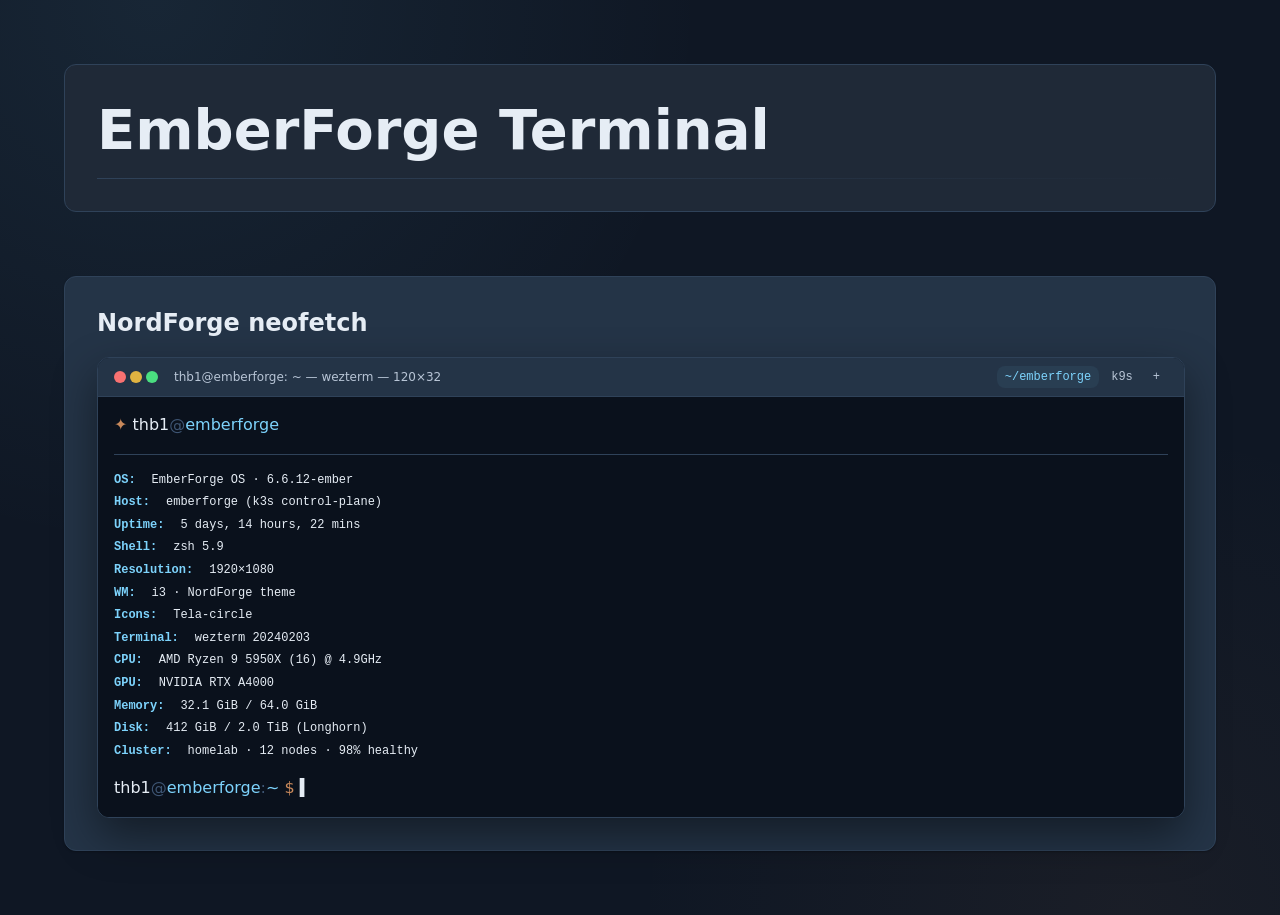
<file: output/products/emberforge-terminal.html>
<!doctype html>
<html lang="nl">
<head>
  <meta charset="utf-8">
  <title>EmberForge Terminal</title>
  <link rel="stylesheet" href="tokens.css">
  <link rel="stylesheet" href="components.css">
  <style>
    :root {
      --bp-color-bone-300: #B8C5D6;
      --bp-color-bone-50: #E6EDF5;
      --bp-color-ember-300: #E2A982;
      --bp-color-ember-500: #C9895B;
      --bp-color-ink-500: #3E5573;
      --bp-color-ink-600: #2F4259;
      --bp-color-ink-700: #243447;
      --bp-color-ink-800: #1F2937;
      --bp-color-ink-900: #0F1724;
      --bp-color-ink-950: #0A111C;
      --bp-color-sky-300: #A5DEFB;
      --bp-color-sky-400: #7DD3FC;
      --bp-color-sky-500: #38BDF8;
      --bp-color-sky-soft: #7DD3FC0F;
      --bp-color-status-error: #F87171;
      --bp-color-status-error-foreground: #FCA5A5;
      --bp-color-status-error-surface: #F871711A;
      --bp-color-status-info-surface: #7DD3FC1A;
      --bp-color-status-success: #4ADE80;
      --bp-color-status-success-foreground: #86EFAC;
      --bp-color-status-success-surface: #4ADE801F;
      --bp-color-status-warning: #E0B341;
      --bp-color-status-warning-foreground: #F3D783;
      --bp-color-status-warning-surface: #E0B3411A;
      --bp-color-transparent-clear: #00000000;
      --bp-theme-primary: var(--bp-color-sky-400);
      --bp-theme-background: var(--bp-color-ink-900);
      --bp-theme-surface: var(--bp-color-ink-800);
      --bp-theme-foreground: var(--bp-color-bone-50);
      --bp-theme-accent: var(--bp-color-ember-500);
      --bp-theme-success: var(--bp-color-status-success);
      --bp-theme-warning: var(--bp-color-status-warning);
      --bp-theme-error: var(--bp-color-status-error);
      --bp-font-heading: "Orbitron", "Iceland", "Bank Gothic", system-ui, sans-serif;
      --bp-font-body: "Inter", "IBM Plex Sans", system-ui, -apple-system, sans-serif;
      --bp-font-mono: "JetBrains Mono", "Fira Code", "SF Mono", "Menlo", monospace;
      --bp-type-display: 80px;
      --bp-type-display-font: var(--bp-font-heading);
      --bp-type-display-weight: 500;
      --bp-type-display-line-height: 1;
      --bp-type-display-letter-spacing: 0.08em;
      --bp-type-title: 56px;
      --bp-type-title-font: var(--bp-font-heading);
      --bp-type-title-weight: 600;
      --bp-type-title-line-height: 1.15;
      --bp-type-title-letter-spacing: -0.01em;
      --bp-type-heading: 32px;
      --bp-type-heading-font: var(--bp-font-heading);
      --bp-type-heading-weight: 700;
      --bp-type-heading-line-height: 1.3;
      --bp-type-heading-letter-spacing: normal;
      --bp-type-body: 16px;
      --bp-type-body-font: var(--bp-font-body);
      --bp-type-body-weight: 400;
      --bp-type-body-line-height: 1.55;
      --bp-type-body-letter-spacing: normal;
      --bp-type-label: 12px;
      --bp-type-label-font: var(--bp-font-body);
      --bp-type-label-weight: 500;
      --bp-type-label-line-height: normal;
      --bp-type-label-letter-spacing: 0.18em;
      --bp-type-caption: 12px;
      --bp-type-caption-font: var(--bp-font-body);
      --bp-type-caption-weight: 400;
      --bp-type-caption-line-height: normal;
      --bp-type-caption-letter-spacing: normal;
      --bp-material-canvas: var(--bp-color-ink-900);
      --bp-material-surface: var(--bp-color-ink-800);
      --bp-material-raised: var(--bp-color-ink-700);
      --bp-material-field: var(--bp-color-ink-950);
      --bp-material-transparent: var(--bp-color-transparent-clear);
      --bp-material-foreground: var(--bp-color-bone-50);
      --bp-material-muted: var(--bp-color-bone-300);
      --bp-material-accent: var(--bp-color-ember-500);
      --bp-material-accent-hover: var(--bp-color-ember-300);
      --bp-material-outline: var(--bp-color-ink-600);
      --bp-material-interaction: var(--bp-color-sky-400);
      --bp-material-interaction-hover: var(--bp-color-sky-300);
      --bp-material-interaction-soft: var(--bp-color-sky-soft);
      --bp-material-interaction-pressed: var(--bp-color-sky-500);
      --bp-material-disabled: var(--bp-color-ink-500);
      --bp-material-success: var(--bp-color-status-success);
      --bp-material-success-surface: var(--bp-color-status-success-surface);
      --bp-material-success-foreground: var(--bp-color-status-success-foreground);
      --bp-material-warning: var(--bp-color-status-warning);
      --bp-material-warning-surface: var(--bp-color-status-warning-surface);
      --bp-material-warning-foreground: var(--bp-color-status-warning-foreground);
      --bp-material-error: var(--bp-color-status-error);
      --bp-material-error-surface: var(--bp-color-status-error-surface);
      --bp-material-error-foreground: var(--bp-color-status-error-foreground);
      --bp-material-info: var(--bp-color-sky-400);
      --bp-material-info-surface: var(--bp-color-status-info-surface);
      --bp-material-info-foreground: var(--bp-color-sky-300);
      --bp-border-hairline: 1px;
      --bp-border-regular: 1px;
      --bp-border-strong: 1px;
      --bp-border-style: solid;
      --bp-radius-small: 4px;
      --bp-radius-medium: 12px;
      --bp-radius-large: 16px;
      --bp-radius-pill: 999px;
      --bp-radius-control: 8px;
      --bp-shadow-low: 0 1px 2px rgba(0,0,0,0.25);
      --bp-shadow-medium: 0 6px 18px rgba(0,0,0,0.35);
      --bp-shadow-high: 0 18px 44px rgba(0,0,0,0.45);
      --bp-shadow-none: none;
      --bp-shadow-glow: 0 0 0 1px rgba(125,211,252,0.18), 0 6px 24px rgba(125,211,252,0.10);
      --bp-shadow-focus: 0 0 0 3px rgba(125,211,252,0.15);
      --bp-shadow-glow-accent: 0 0 0 1px rgba(201,137,91,0.30), 0 6px 22px rgba(201,137,91,0.18);
      --bp-motion-fast: 120ms;
      --bp-motion-normal: 220ms;
      --bp-motion-slow: 420ms;
      --bp-motion-easing: cubic-bezier(0.2, 0.7, 0.2, 1);
      --bp-motion-rest-offset: 0px;
      --bp-motion-hover-offset: -1px;
      --bp-spacing-none: 0;
      --bp-spacing-xs: 4px;
      --bp-spacing-small: 8px;
      --bp-spacing-medium: 16px;
      --bp-spacing-large: 32px;
      --bp-spacing-xl: 64px;
      --bp-art-canvas: #0F1724;
      --bp-art-interaction: #7DD3FC;
      --bp-art-warm-accent: #C9895B;
    }
    body {
      margin: 0;
      min-height: 100vh;
      padding: var(--bp-spacing-xl);
      box-sizing: border-box;
      background: var(--bp-theme-background);
      color: var(--bp-theme-foreground);
      font-family: var(--bp-font-body);
    }
    h1, h2, h3, h4, h5, h6 { font-family: var(--bp-font-heading); }
    code, pre, kbd, samp { font-family: var(--bp-font-mono); }
    .bp-product-header {
      max-width: 72rem;
      margin-bottom: var(--bp-spacing-xl);
      padding: var(--bp-spacing-large);
      box-sizing: border-box;
      background: var(--bp-material-surface);
      border-left: var(--bp-border-strong) var(--bp-border-style) var(--bp-material-accent);
      border-radius: var(--bp-radius-medium);
    }
    .bp-product-header h1 {
      margin: 0;
      font-size: var(--bp-type-title);
    }
    .bp-layout { gap: var(--bp-spacing-medium); }
    .bp-region { padding: var(--bp-spacing-large); }
    .bp-region h2 { margin-top: 0; }
    .bp-lockup {
      display: flex;
      align-items: center;
      gap: var(--bp-spacing-medium);
    }
    .bp-lockup h2 { margin-top: 0; }
    .bp-brand-mark {
      flex: none;
      width: 3rem;
      height: 3rem;
      color: var(--bp-material-accent);
    }
    @media (max-width: 960px) {
      body { padding: var(--bp-spacing-large); }
    }
    body {
      background:
        radial-gradient(circle at 12% 0%, color-mix(in srgb, var(--bp-art-interaction) 8%, transparent), transparent 38%),
        radial-gradient(circle at 88% 100%, color-mix(in srgb, var(--bp-art-warm-accent) 6%, transparent), transparent 34%),
        var(--bp-art-canvas);
    }
    .bp-product-header {
      border: var(--bp-border-hairline) var(--bp-border-style) var(--bp-material-outline);
      border-left-color: var(--bp-material-outline);
    }
    .bp-product-header::after {
      content: "";
      display: block;
      height: var(--bp-border-hairline);
      margin-top: var(--bp-spacing-medium);
      background: linear-gradient(90deg, var(--bp-material-outline), transparent);
    }
    @media (prefers-reduced-motion: reduce) {
      .bp-region { transition: none; }
    }
    .bp-canvas { background: var(--bp-material-canvas); }
    .bp-region {
      background: var(--bp-material-raised);
      color: var(--bp-material-foreground);
      border: var(--bp-border-hairline) var(--bp-border-style) var(--bp-material-outline);
      border-radius: var(--bp-radius-medium);
      box-shadow: var(--bp-shadow-low);
      transition: box-shadow var(--bp-motion-normal) var(--bp-motion-easing);
    }
    .bp-metric {
      margin: var(--bp-spacing-small) 0;
      color: var(--bp-material-accent);
      font-family: var(--bp-font-heading);
      font-size: calc(var(--bp-type-heading) * 2);
      font-weight: 700;
      line-height: 1;
    }
    .bp-metric-details {
      display: grid;
      gap: var(--bp-spacing-xs);
      margin: var(--bp-spacing-small) 0;
      padding: 0;
      list-style: none;
      color: var(--bp-material-muted);
      font-size: var(--bp-type-caption);
    }
    .bp-metric-details li {
      display: flex;
      justify-content: space-between;
      gap: var(--bp-spacing-small);
      border-bottom: var(--bp-border-hairline) var(--bp-border-style) var(--bp-material-outline);
    }
    .bp-metric-detail-value {
      color: var(--bp-material-foreground);
      font-weight: 700;
    }
    .bp-status-summary {
      display: grid;
      grid-template-columns: minmax(12rem, 18rem) 1fr;
      gap: var(--bp-spacing-large);
      margin-bottom: var(--bp-spacing-large);
    }
    .bp-status-overall {
      padding: var(--bp-spacing-large);
      background: var(--bp-material-raised);
      border: var(--bp-border-hairline) var(--bp-border-style) var(--bp-material-outline);
      border-radius: var(--bp-radius-medium);
    }
    .bp-status-overall strong {
      color: var(--bp-material-accent);
      font-family: var(--bp-font-heading);
      font-size: var(--bp-type-display);
    }
    .bp-status-milestones, .bp-status-areas {
      display: grid;
      gap: var(--bp-spacing-medium);
    }
    .bp-status-milestones { grid-template-columns: repeat(3, minmax(0, 1fr)); }
    .bp-status-areas { grid-template-columns: repeat(2, minmax(0, 1fr)); }
    .bp-status-card {
      padding: var(--bp-spacing-large);
      background: var(--bp-material-raised);
      border: var(--bp-border-hairline) var(--bp-border-style) var(--bp-material-outline);
      border-radius: var(--bp-radius-medium);
    }
    .bp-status-card h2, .bp-status-card h3 { margin-top: 0; }
    .bp-status-progress {
      width: 100%;
      accent-color: var(--bp-material-accent);
    }
    .bp-status-label { color: var(--bp-material-muted); }
    @media (max-width: 960px) {
      .bp-status-summary, .bp-status-milestones, .bp-status-areas { grid-template-columns: 1fr; }
    }
    .bp-layout { box-sizing: border-box; }
    .bp-region { box-sizing: border-box; }
  </style>
</head>
<body data-world="beckeringh-palace" data-theme="forge" data-art-direction="emberforge-art-direction" data-art-glow="controlled" data-art-ornament="technical-linework" data-art-density="spacious" data-art-imagery="isometric-line-art" data-art-warm-accent-limit="2" data-typography="forge-interface" data-font-delivery="local-only" data-product-mode="static" data-product-content="composition" data-time-context="none" data-snapshot-id="9ef87cf17043d402edfe72f504be04fcdbddb6193abe734819b54e5c33842fa3" data-snapshot-ref="sha256:9ef87cf17043d402edfe72f504be04fcdbddb6193abe734819b54e5c33842fa3">
  <header class="bp-product-header">
    <h1>EmberForge Terminal</h1>
  </header>
  <main class="bp-layout bp-layout-emberforge-terminal-stack" data-composition-role="terminal-sessie" data-layout-type="stack" data-responsive-breakpoint="" data-compact-columns="" style="display:flex;flex-direction:column">
    <section class="bp-region" data-region="emberforge-terminal-region" data-instance="emberforge-terminal-session">
      <h2>NordForge neofetch</h2>
            <figure class="bp-forge-terminal bp-variant-forge-terminal-neofetch" data-example="forge-terminal-neofetch-example" data-component="forge-terminal" data-component-role="terminal" data-component-anatomy="label venstertitel vensterknoppen tabs actieve-tab markering gebruiker host sleutels waarden pad prompt cursor" data-variant="forge-terminal-neofetch" data-component-state="rest" data-component-states="rest" data-appearance="forge-terminal-appearance" data-accessibility-contract="forge-terminal-accessibility" data-accessibility-role="groep" data-accessibility-name-source="label" data-accessibility-disabled="niet-van-toepassing" data-accessibility-focus="geen" data-accessibility-keyboard="geen" aria-label="EmberForge terminal systeemoverzicht" data-terminal-static="true">
              <div class="bp-terminal-chrome">
                <span class="bp-terminal-controls" aria-hidden="true">
                  <span class="bp-terminal-control" data-terminal-control="sluiten"></span>
                  <span class="bp-terminal-control" data-terminal-control="minimaliseren"></span>
                  <span class="bp-terminal-control" data-terminal-control="maximaliseren"></span>
                </span>
                <figcaption class="bp-terminal-title">thb1@emberforge: ~ — wezterm — 120×32</figcaption>
                <span class="bp-terminal-tabs" aria-hidden="true">
                  <span class="bp-terminal-tab" data-terminal-tab="~/emberforge" data-terminal-tab-active="true">~/emberforge</span>
                  <span class="bp-terminal-tab" data-terminal-tab="k9s" data-terminal-tab-active="false">k9s</span>
                  <span class="bp-terminal-tab" data-terminal-tab="+" data-terminal-tab-active="false">+</span>
                </span>
              </div>
              <div class="bp-terminal-body">
                <p class="bp-terminal-identity">
                  <span class="bp-terminal-marker">✦</span> <span class="bp-terminal-user">thb1</span><span class="bp-terminal-at">@</span><span class="bp-terminal-host">emberforge</span>
                </p>
                <div class="bp-terminal-rule" aria-hidden="true"></div>
                <dl class="bp-terminal-system">
                  <div class="bp-terminal-field">
                    <dt>OS:</dt>
                    <dd>EmberForge OS · 6.6.12-ember</dd>
                  </div>
                  <div class="bp-terminal-field">
                    <dt>Host:</dt>
                    <dd>emberforge (k3s control-plane)</dd>
                  </div>
                  <div class="bp-terminal-field">
                    <dt>Uptime:</dt>
                    <dd>5 days, 14 hours, 22 mins</dd>
                  </div>
                  <div class="bp-terminal-field">
                    <dt>Shell:</dt>
                    <dd>zsh 5.9</dd>
                  </div>
                  <div class="bp-terminal-field">
                    <dt>Resolution:</dt>
                    <dd>1920×1080</dd>
                  </div>
                  <div class="bp-terminal-field">
                    <dt>WM:</dt>
                    <dd>i3 · NordForge theme</dd>
                  </div>
                  <div class="bp-terminal-field">
                    <dt>Icons:</dt>
                    <dd>Tela-circle</dd>
                  </div>
                  <div class="bp-terminal-field">
                    <dt>Terminal:</dt>
                    <dd>wezterm 20240203</dd>
                  </div>
                  <div class="bp-terminal-field">
                    <dt>CPU:</dt>
                    <dd>AMD Ryzen 9 5950X (16) @ 4.9GHz</dd>
                  </div>
                  <div class="bp-terminal-field">
                    <dt>GPU:</dt>
                    <dd>NVIDIA RTX A4000</dd>
                  </div>
                  <div class="bp-terminal-field">
                    <dt>Memory:</dt>
                    <dd>32.1 GiB / 64.0 GiB</dd>
                  </div>
                  <div class="bp-terminal-field">
                    <dt>Disk:</dt>
                    <dd>412 GiB / 2.0 TiB (Longhorn)</dd>
                  </div>
                  <div class="bp-terminal-field">
                    <dt>Cluster:</dt>
                    <dd>homelab · 12 nodes · 98% healthy</dd>
                  </div>
                </dl>
                <p class="bp-terminal-prompt">
                  <span class="bp-terminal-user">thb1</span><span class="bp-terminal-at">@</span><span class="bp-terminal-host">emberforge</span><span class="bp-terminal-separator">:</span><span class="bp-terminal-path">~</span> <span class="bp-terminal-prompt-sign">$</span> <span class="bp-terminal-cursor" aria-hidden="true">▍</span>
                </p>
              </div>
            </figure>
    </section>
  </main>
</body>
</html>
</file>
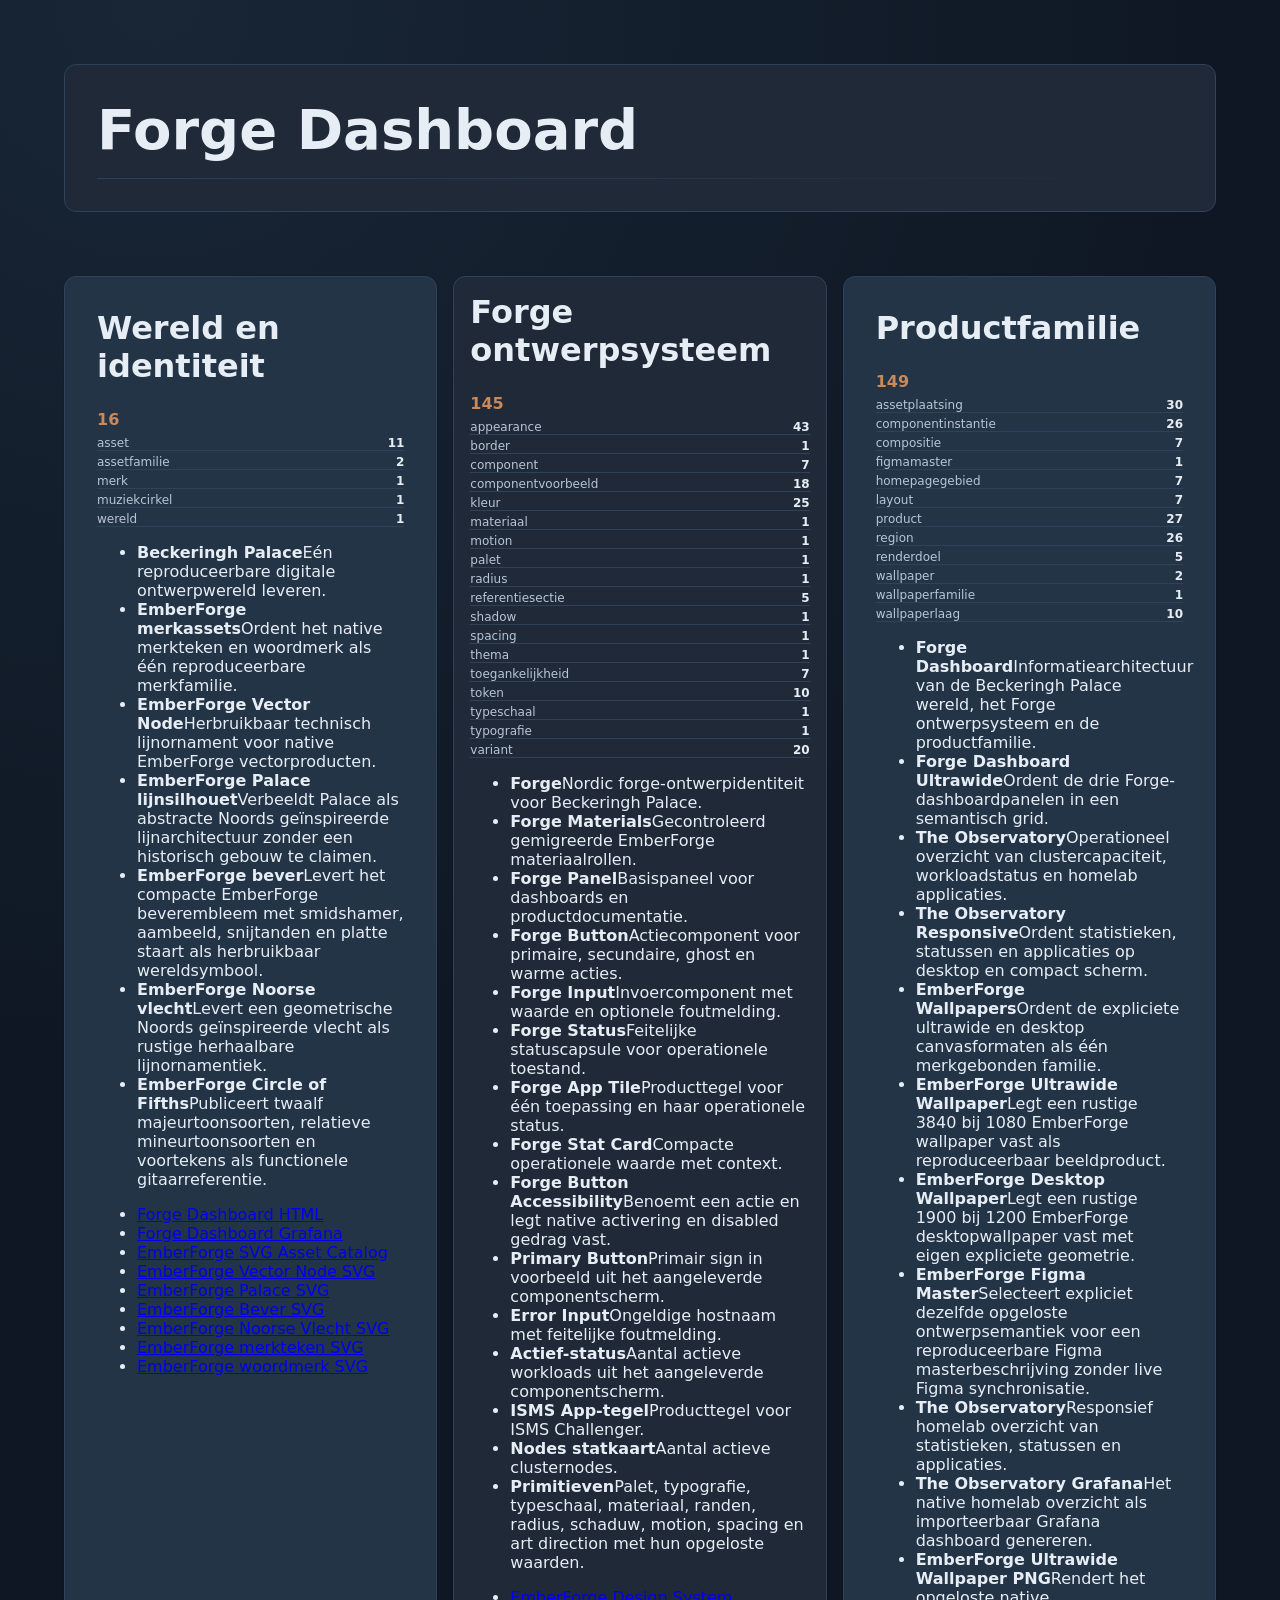
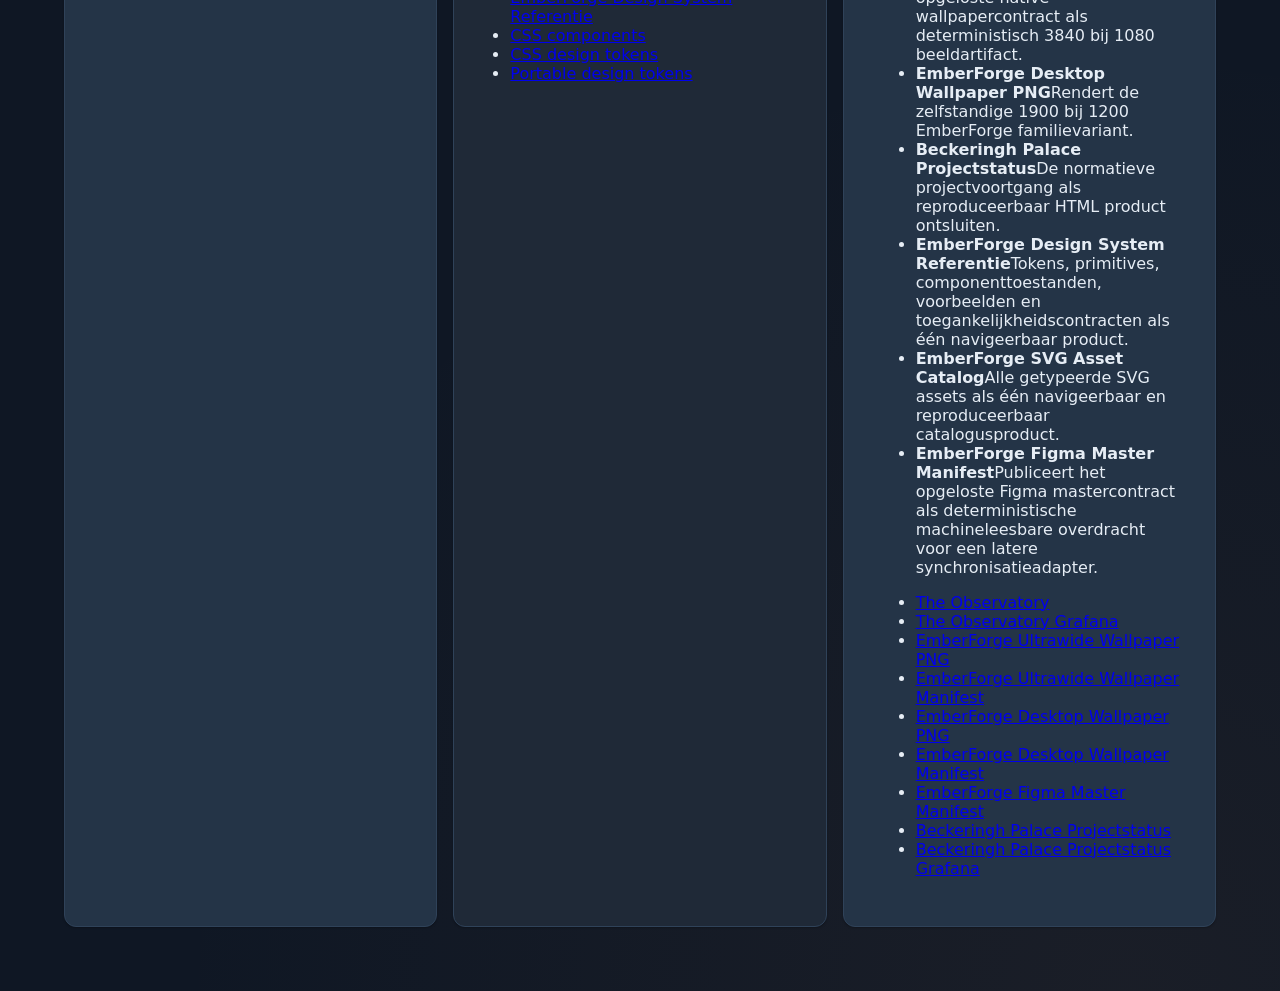
<file: output/products/forge-dashboard.html>
<!doctype html>
<html lang="nl">
<head>
  <meta charset="utf-8">
  <title>Forge Dashboard HTML</title>
  <link rel="stylesheet" href="tokens.css">
  <link rel="stylesheet" href="components.css">
  <style>
    :root {
      --bp-color-bone-300: #B8C5D6;
      --bp-color-bone-50: #E6EDF5;
      --bp-color-ember-300: #E2A982;
      --bp-color-ember-500: #C9895B;
      --bp-color-ink-500: #3E5573;
      --bp-color-ink-600: #2F4259;
      --bp-color-ink-700: #243447;
      --bp-color-ink-800: #1F2937;
      --bp-color-ink-900: #0F1724;
      --bp-color-ink-950: #0A111C;
      --bp-color-sky-300: #A5DEFB;
      --bp-color-sky-400: #7DD3FC;
      --bp-color-sky-500: #38BDF8;
      --bp-color-sky-soft: #7DD3FC0F;
      --bp-color-status-error: #F87171;
      --bp-color-status-error-foreground: #FCA5A5;
      --bp-color-status-error-surface: #F871711A;
      --bp-color-status-info-surface: #7DD3FC1A;
      --bp-color-status-success: #4ADE80;
      --bp-color-status-success-foreground: #86EFAC;
      --bp-color-status-success-surface: #4ADE801F;
      --bp-color-status-warning: #E0B341;
      --bp-color-status-warning-foreground: #F3D783;
      --bp-color-status-warning-surface: #E0B3411A;
      --bp-color-transparent-clear: #00000000;
      --bp-theme-primary: var(--bp-color-sky-400);
      --bp-theme-background: var(--bp-color-ink-900);
      --bp-theme-surface: var(--bp-color-ink-800);
      --bp-theme-foreground: var(--bp-color-bone-50);
      --bp-theme-accent: var(--bp-color-ember-500);
      --bp-theme-success: var(--bp-color-status-success);
      --bp-theme-warning: var(--bp-color-status-warning);
      --bp-theme-error: var(--bp-color-status-error);
      --bp-font-heading: "Orbitron", "Iceland", "Bank Gothic", system-ui, sans-serif;
      --bp-font-body: "Inter", "IBM Plex Sans", system-ui, -apple-system, sans-serif;
      --bp-font-mono: "JetBrains Mono", "Fira Code", "SF Mono", "Menlo", monospace;
      --bp-type-display: 80px;
      --bp-type-display-font: var(--bp-font-heading);
      --bp-type-display-weight: 500;
      --bp-type-display-line-height: 1;
      --bp-type-display-letter-spacing: 0.08em;
      --bp-type-title: 56px;
      --bp-type-title-font: var(--bp-font-heading);
      --bp-type-title-weight: 600;
      --bp-type-title-line-height: 1.15;
      --bp-type-title-letter-spacing: -0.01em;
      --bp-type-heading: 32px;
      --bp-type-heading-font: var(--bp-font-heading);
      --bp-type-heading-weight: 700;
      --bp-type-heading-line-height: 1.3;
      --bp-type-heading-letter-spacing: normal;
      --bp-type-body: 16px;
      --bp-type-body-font: var(--bp-font-body);
      --bp-type-body-weight: 400;
      --bp-type-body-line-height: 1.55;
      --bp-type-body-letter-spacing: normal;
      --bp-type-label: 12px;
      --bp-type-label-font: var(--bp-font-body);
      --bp-type-label-weight: 500;
      --bp-type-label-line-height: normal;
      --bp-type-label-letter-spacing: 0.18em;
      --bp-type-caption: 12px;
      --bp-type-caption-font: var(--bp-font-body);
      --bp-type-caption-weight: 400;
      --bp-type-caption-line-height: normal;
      --bp-type-caption-letter-spacing: normal;
      --bp-material-canvas: var(--bp-color-ink-900);
      --bp-material-surface: var(--bp-color-ink-800);
      --bp-material-raised: var(--bp-color-ink-700);
      --bp-material-field: var(--bp-color-ink-950);
      --bp-material-transparent: var(--bp-color-transparent-clear);
      --bp-material-foreground: var(--bp-color-bone-50);
      --bp-material-muted: var(--bp-color-bone-300);
      --bp-material-accent: var(--bp-color-ember-500);
      --bp-material-accent-hover: var(--bp-color-ember-300);
      --bp-material-outline: var(--bp-color-ink-600);
      --bp-material-interaction: var(--bp-color-sky-400);
      --bp-material-interaction-hover: var(--bp-color-sky-300);
      --bp-material-interaction-soft: var(--bp-color-sky-soft);
      --bp-material-interaction-pressed: var(--bp-color-sky-500);
      --bp-material-disabled: var(--bp-color-ink-500);
      --bp-material-success: var(--bp-color-status-success);
      --bp-material-success-surface: var(--bp-color-status-success-surface);
      --bp-material-success-foreground: var(--bp-color-status-success-foreground);
      --bp-material-warning: var(--bp-color-status-warning);
      --bp-material-warning-surface: var(--bp-color-status-warning-surface);
      --bp-material-warning-foreground: var(--bp-color-status-warning-foreground);
      --bp-material-error: var(--bp-color-status-error);
      --bp-material-error-surface: var(--bp-color-status-error-surface);
      --bp-material-error-foreground: var(--bp-color-status-error-foreground);
      --bp-material-info: var(--bp-color-sky-400);
      --bp-material-info-surface: var(--bp-color-status-info-surface);
      --bp-material-info-foreground: var(--bp-color-sky-300);
      --bp-border-hairline: 1px;
      --bp-border-regular: 1px;
      --bp-border-strong: 1px;
      --bp-border-style: solid;
      --bp-radius-small: 4px;
      --bp-radius-medium: 12px;
      --bp-radius-large: 16px;
      --bp-radius-pill: 999px;
      --bp-radius-control: 8px;
      --bp-shadow-low: 0 1px 2px rgba(0,0,0,0.25);
      --bp-shadow-medium: 0 6px 18px rgba(0,0,0,0.35);
      --bp-shadow-high: 0 18px 44px rgba(0,0,0,0.45);
      --bp-shadow-none: none;
      --bp-shadow-glow: 0 0 0 1px rgba(125,211,252,0.18), 0 6px 24px rgba(125,211,252,0.10);
      --bp-shadow-focus: 0 0 0 3px rgba(125,211,252,0.15);
      --bp-shadow-glow-accent: 0 0 0 1px rgba(201,137,91,0.30), 0 6px 22px rgba(201,137,91,0.18);
      --bp-motion-fast: 120ms;
      --bp-motion-normal: 220ms;
      --bp-motion-slow: 420ms;
      --bp-motion-easing: cubic-bezier(0.2, 0.7, 0.2, 1);
      --bp-motion-rest-offset: 0px;
      --bp-motion-hover-offset: -1px;
      --bp-spacing-none: 0;
      --bp-spacing-xs: 4px;
      --bp-spacing-small: 8px;
      --bp-spacing-medium: 16px;
      --bp-spacing-large: 32px;
      --bp-spacing-xl: 64px;
      --bp-art-canvas: #0F1724;
      --bp-art-interaction: #7DD3FC;
      --bp-art-warm-accent: #C9895B;
    }
    body {
      margin: 0;
      min-height: 100vh;
      padding: var(--bp-spacing-xl);
      box-sizing: border-box;
      background: var(--bp-theme-background);
      color: var(--bp-theme-foreground);
      font-family: var(--bp-font-body);
    }
    h1, h2, h3, h4, h5, h6 { font-family: var(--bp-font-heading); }
    code, pre, kbd, samp { font-family: var(--bp-font-mono); }
    .bp-product-header {
      max-width: 72rem;
      margin-bottom: var(--bp-spacing-xl);
      padding: var(--bp-spacing-large);
      box-sizing: border-box;
      background: var(--bp-material-surface);
      border-left: var(--bp-border-strong) var(--bp-border-style) var(--bp-material-accent);
      border-radius: var(--bp-radius-medium);
    }
    .bp-product-header h1 {
      margin: 0;
      font-size: var(--bp-type-title);
    }
    .bp-layout { gap: var(--bp-spacing-medium); }
    .bp-region { padding: var(--bp-spacing-large); }
    .bp-region h2 { margin-top: 0; }
    .bp-lockup {
      display: flex;
      align-items: center;
      gap: var(--bp-spacing-medium);
    }
    .bp-lockup h2 { margin-top: 0; }
    .bp-brand-mark {
      flex: none;
      width: 3rem;
      height: 3rem;
      color: var(--bp-material-accent);
    }
    @media (max-width: 960px) {
      body { padding: var(--bp-spacing-large); }
    }
    body {
      background:
        radial-gradient(circle at 12% 0%, color-mix(in srgb, var(--bp-art-interaction) 8%, transparent), transparent 38%),
        radial-gradient(circle at 88% 100%, color-mix(in srgb, var(--bp-art-warm-accent) 6%, transparent), transparent 34%),
        var(--bp-art-canvas);
    }
    .bp-product-header {
      border: var(--bp-border-hairline) var(--bp-border-style) var(--bp-material-outline);
      border-left-color: var(--bp-material-outline);
    }
    .bp-product-header::after {
      content: "";
      display: block;
      height: var(--bp-border-hairline);
      margin-top: var(--bp-spacing-medium);
      background: linear-gradient(90deg, var(--bp-material-outline), transparent);
    }
    @media (prefers-reduced-motion: reduce) {
      .bp-region { transition: none; }
    }
    .bp-canvas { background: var(--bp-material-canvas); }
    .bp-region {
      background: var(--bp-material-raised);
      color: var(--bp-material-foreground);
      border: var(--bp-border-hairline) var(--bp-border-style) var(--bp-material-outline);
      border-radius: var(--bp-radius-medium);
      box-shadow: var(--bp-shadow-low);
      transition: box-shadow var(--bp-motion-normal) var(--bp-motion-easing);
    }
    .bp-metric {
      margin: var(--bp-spacing-small) 0;
      color: var(--bp-material-accent);
      font-family: var(--bp-font-heading);
      font-size: calc(var(--bp-type-heading) * 2);
      font-weight: 700;
      line-height: 1;
    }
    .bp-metric-details {
      display: grid;
      gap: var(--bp-spacing-xs);
      margin: var(--bp-spacing-small) 0;
      padding: 0;
      list-style: none;
      color: var(--bp-material-muted);
      font-size: var(--bp-type-caption);
    }
    .bp-metric-details li {
      display: flex;
      justify-content: space-between;
      gap: var(--bp-spacing-small);
      border-bottom: var(--bp-border-hairline) var(--bp-border-style) var(--bp-material-outline);
    }
    .bp-metric-detail-value {
      color: var(--bp-material-foreground);
      font-weight: 700;
    }
    .bp-status-summary {
      display: grid;
      grid-template-columns: minmax(12rem, 18rem) 1fr;
      gap: var(--bp-spacing-large);
      margin-bottom: var(--bp-spacing-large);
    }
    .bp-status-overall {
      padding: var(--bp-spacing-large);
      background: var(--bp-material-raised);
      border: var(--bp-border-hairline) var(--bp-border-style) var(--bp-material-outline);
      border-radius: var(--bp-radius-medium);
    }
    .bp-status-overall strong {
      color: var(--bp-material-accent);
      font-family: var(--bp-font-heading);
      font-size: var(--bp-type-display);
    }
    .bp-status-milestones, .bp-status-areas {
      display: grid;
      gap: var(--bp-spacing-medium);
    }
    .bp-status-milestones { grid-template-columns: repeat(3, minmax(0, 1fr)); }
    .bp-status-areas { grid-template-columns: repeat(2, minmax(0, 1fr)); }
    .bp-status-card {
      padding: var(--bp-spacing-large);
      background: var(--bp-material-raised);
      border: var(--bp-border-hairline) var(--bp-border-style) var(--bp-material-outline);
      border-radius: var(--bp-radius-medium);
    }
    .bp-status-card h2, .bp-status-card h3 { margin-top: 0; }
    .bp-status-progress {
      width: 100%;
      accent-color: var(--bp-material-accent);
    }
    .bp-status-label { color: var(--bp-material-muted); }
    @media (max-width: 960px) {
      .bp-status-summary, .bp-status-milestones, .bp-status-areas { grid-template-columns: 1fr; }
    }
    .bp-layout { box-sizing: border-box; }
    .bp-region { box-sizing: border-box; }
  </style>
</head>
<body data-world="beckeringh-palace" data-theme="forge" data-art-direction="emberforge-art-direction" data-art-glow="controlled" data-art-ornament="technical-linework" data-art-density="spacious" data-art-imagery="isometric-line-art" data-art-warm-accent-limit="2" data-typography="forge-interface" data-font-delivery="local-only" data-product-mode="static" data-product-content="composition" data-time-context="none" data-snapshot-id="9ef87cf17043d402edfe72f504be04fcdbddb6193abe734819b54e5c33842fa3" data-snapshot-ref="sha256:9ef87cf17043d402edfe72f504be04fcdbddb6193abe734819b54e5c33842fa3">
  <header class="bp-product-header">
    <h1>Forge Dashboard</h1>
  </header>
  <main class="bp-layout bp-layout-forge-dashboard-ultrawide" data-layout-type="grid" data-responsive-breakpoint="" data-compact-columns="" style="display:grid;grid-template-columns:repeat(3,minmax(0,1fr));grid-template-rows:repeat(1,minmax(0,1fr))">
    <section class="bp-region bp-forge-panel" data-region="forge-dashboard-left" data-instance="forge-dashboard-left-panel" data-component="forge-panel" data-appearance="forge-panel-appearance" data-information-area="palace-world" data-reading-order="1" data-accessibility-contract="forge-panel-accessibility" data-accessibility-role="groep" data-accessibility-name-source="titel" data-accessibility-disabled="niet-van-toepassing" data-accessibility-focus="geen" data-accessibility-keyboard="geen" aria-label="Wereld en identiteit, overzicht van wereld, merk, assetfamilies en bronassets" style="grid-column:1 / span 1;grid-row:1 / span 1">
      <h2>Wereld en identiteit</h2>
      <p class="bp-metric" data-metric-kind="informatiegebied:palace-world">16</p>
      <ul class="bp-metric-details">
        <li><span>asset</span><span class="bp-metric-detail-value">11</span></li>
        <li><span>assetfamilie</span><span class="bp-metric-detail-value">2</span></li>
        <li><span>merk</span><span class="bp-metric-detail-value">1</span></li>
        <li><span>muziekcirkel</span><span class="bp-metric-detail-value">1</span></li>
        <li><span>wereld</span><span class="bp-metric-detail-value">1</span></li>
      </ul>
      <ul class="bp-content-anchors" aria-label="Kerninhoud">
        <li data-content-anchor="beckeringh-palace" data-object-kind="wereld"><strong>Beckeringh Palace</strong><span>Eén reproduceerbare digitale ontwerpwereld leveren.</span></li>
        <li data-content-anchor="emberforge-merkassets" data-object-kind="assetfamilie"><strong>EmberForge merkassets</strong><span>Ordent het native merkteken en woordmerk als één reproduceerbare merkfamilie.</span></li>
        <li data-content-anchor="emberforge-vector-node" data-object-kind="asset"><strong>EmberForge Vector Node</strong><span>Herbruikbaar technisch lijnornament voor native EmberForge vectorproducten.</span></li>
        <li data-content-anchor="emberforge-palace" data-object-kind="asset"><strong>EmberForge Palace lijnsilhouet</strong><span>Verbeeldt Palace als abstracte Noords geïnspireerde lijnarchitectuur zonder een historisch gebouw te claimen.</span></li>
        <li data-content-anchor="emberforge-beaver" data-object-kind="asset"><strong>EmberForge bever</strong><span>Levert het compacte EmberForge beverembleem met smidshamer, aambeeld, snijtanden en platte staart als herbruikbaar wereldsymbool.</span></li>
        <li data-content-anchor="emberforge-nordic-weave" data-object-kind="asset"><strong>EmberForge Noorse vlecht</strong><span>Levert een geometrische Noords geïnspireerde vlecht als rustige herhaalbare lijnornamentiek.</span></li>
        <li data-content-anchor="emberforge-circle-of-fifths" data-object-kind="muziekcirkel"><strong>EmberForge Circle of Fifths</strong><span>Publiceert twaalf majeurtoonsoorten, relatieve mineurtoonsoorten en voortekens als functionele gitaarreferentie.</span></li>
      </ul>
      <nav class="bp-product-navigation" aria-label="Productnavigatie">
        <ul>
          <li><a href="forge-dashboard.html" data-navigation-target="forge-dashboard-html" data-navigation-kind="product">Forge Dashboard HTML</a></li>
          <li><a href="forge-dashboard.grafana.json" data-navigation-target="forge-dashboard-grafana" data-navigation-kind="product">Forge Dashboard Grafana</a></li>
          <li><a href="assets.html" data-navigation-target="emberforge-svg-asset-catalog-html" data-navigation-kind="product">EmberForge SVG Asset Catalog</a></li>
          <li><a href="emberforge-vector-node.svg" data-navigation-target="emberforge-vector-node-svg" data-navigation-kind="product">EmberForge Vector Node SVG</a></li>
          <li><a href="emberforge-palace.svg" data-navigation-target="emberforge-palace-svg" data-navigation-kind="product">EmberForge Palace SVG</a></li>
          <li><a href="emberforge-beaver.svg" data-navigation-target="emberforge-beaver-svg" data-navigation-kind="product">EmberForge Bever SVG</a></li>
          <li><a href="emberforge-nordic-weave.svg" data-navigation-target="emberforge-nordic-weave-svg" data-navigation-kind="product">EmberForge Noorse Vlecht SVG</a></li>
          <li><a href="emberforge-merkteken.svg" data-navigation-target="emberforge-merkteken-svg" data-navigation-kind="product">EmberForge merkteken SVG</a></li>
          <li><a href="emberforge-woordmerk.svg" data-navigation-target="emberforge-woordmerk-svg" data-navigation-kind="product">EmberForge woordmerk SVG</a></li>
        </ul>
      </nav>
    </section>
    <section class="bp-region bp-forge-panel bp-variant-forge-panel-compact" data-region="forge-dashboard-center" data-instance="forge-dashboard-center-panel" data-component="forge-panel" data-variant="forge-panel-compact" data-appearance="forge-panel-card-rest-appearance" data-component-states="rest hover focus pressed disabled" data-state-rest-appearance="forge-panel-card-rest-appearance" data-state-hover-appearance="forge-panel-card-hover-appearance" data-state-focus-appearance="forge-panel-card-focus-appearance" data-state-pressed-appearance="forge-panel-card-pressed-appearance" data-state-disabled-appearance="forge-panel-card-disabled-appearance" data-information-area="forge-design-system" data-reading-order="2" data-accessibility-contract="forge-panel-accessibility" data-accessibility-role="groep" data-accessibility-name-source="titel" data-accessibility-disabled="niet-van-toepassing" data-accessibility-focus="geen" data-accessibility-keyboard="geen" aria-label="Forge ontwerpsysteem, overzicht van ontwerpprimitieven en componenten" style="grid-column:2 / span 1;grid-row:1 / span 1">
      <h2>Forge ontwerpsysteem</h2>
      <p class="bp-metric" data-metric-kind="informatiegebied:forge-design-system">145</p>
      <ul class="bp-metric-details">
        <li><span>appearance</span><span class="bp-metric-detail-value">43</span></li>
        <li><span>border</span><span class="bp-metric-detail-value">1</span></li>
        <li><span>component</span><span class="bp-metric-detail-value">7</span></li>
        <li><span>componentvoorbeeld</span><span class="bp-metric-detail-value">18</span></li>
        <li><span>kleur</span><span class="bp-metric-detail-value">25</span></li>
        <li><span>materiaal</span><span class="bp-metric-detail-value">1</span></li>
        <li><span>motion</span><span class="bp-metric-detail-value">1</span></li>
        <li><span>palet</span><span class="bp-metric-detail-value">1</span></li>
        <li><span>radius</span><span class="bp-metric-detail-value">1</span></li>
        <li><span>referentiesectie</span><span class="bp-metric-detail-value">5</span></li>
        <li><span>shadow</span><span class="bp-metric-detail-value">1</span></li>
        <li><span>spacing</span><span class="bp-metric-detail-value">1</span></li>
        <li><span>thema</span><span class="bp-metric-detail-value">1</span></li>
        <li><span>toegankelijkheid</span><span class="bp-metric-detail-value">7</span></li>
        <li><span>token</span><span class="bp-metric-detail-value">10</span></li>
        <li><span>typeschaal</span><span class="bp-metric-detail-value">1</span></li>
        <li><span>typografie</span><span class="bp-metric-detail-value">1</span></li>
        <li><span>variant</span><span class="bp-metric-detail-value">20</span></li>
      </ul>
      <ul class="bp-content-anchors" aria-label="Kerninhoud">
        <li data-content-anchor="forge" data-object-kind="thema"><strong>Forge</strong><span>Nordic forge-ontwerpidentiteit voor Beckeringh Palace.</span></li>
        <li data-content-anchor="forge-materials" data-object-kind="materiaal"><strong>Forge Materials</strong><span>Gecontroleerd gemigreerde EmberForge materiaalrollen.</span></li>
        <li data-content-anchor="forge-panel" data-object-kind="component"><strong>Forge Panel</strong><span>Basispaneel voor dashboards en productdocumentatie.</span></li>
        <li data-content-anchor="forge-button" data-object-kind="component"><strong>Forge Button</strong><span>Actiecomponent voor primaire, secundaire, ghost en warme acties.</span></li>
        <li data-content-anchor="forge-input" data-object-kind="component"><strong>Forge Input</strong><span>Invoercomponent met waarde en optionele foutmelding.</span></li>
        <li data-content-anchor="forge-status" data-object-kind="component"><strong>Forge Status</strong><span>Feitelijke statuscapsule voor operationele toestand.</span></li>
        <li data-content-anchor="forge-app-tile" data-object-kind="component"><strong>Forge App Tile</strong><span>Producttegel voor één toepassing en haar operationele status.</span></li>
        <li data-content-anchor="forge-stat-card" data-object-kind="component"><strong>Forge Stat Card</strong><span>Compacte operationele waarde met context.</span></li>
        <li data-content-anchor="forge-button-accessibility" data-object-kind="toegankelijkheid"><strong>Forge Button Accessibility</strong><span>Benoemt een actie en legt native activering en disabled gedrag vast.</span></li>
        <li data-content-anchor="forge-button-primary-example" data-object-kind="componentvoorbeeld"><strong>Primary Button</strong><span>Primair sign in voorbeeld uit het aangeleverde componentscherm.</span></li>
        <li data-content-anchor="forge-input-error-example" data-object-kind="componentvoorbeeld"><strong>Error Input</strong><span>Ongeldige hostnaam met feitelijke foutmelding.</span></li>
        <li data-content-anchor="forge-status-running-example" data-object-kind="componentvoorbeeld"><strong>Actief-status</strong><span>Aantal actieve workloads uit het aangeleverde componentscherm.</span></li>
        <li data-content-anchor="forge-app-tile-isms-example" data-object-kind="componentvoorbeeld"><strong>ISMS App-tegel</strong><span>Producttegel voor ISMS Challenger.</span></li>
        <li data-content-anchor="forge-stat-card-nodes-example" data-object-kind="componentvoorbeeld"><strong>Nodes statkaart</strong><span>Aantal actieve clusternodes.</span></li>
        <li data-content-anchor="forge-reference-primitives" data-object-kind="referentiesectie"><strong>Primitieven</strong><span>Palet, typografie, typeschaal, materiaal, randen, radius, schaduw, motion, spacing en art direction met hun opgeloste waarden.</span></li>
      </ul>
      <nav class="bp-product-navigation" aria-label="Productnavigatie">
        <ul>
          <li><a href="components.html" data-navigation-target="forge-design-system-reference-html" data-navigation-kind="product">EmberForge Design System Referentie</a></li>
          <li><a href="components.css" data-navigation-target="css-components" data-navigation-kind="renderdoel">CSS components</a></li>
          <li><a href="tokens.css" data-navigation-target="css-tokens" data-navigation-kind="renderdoel">CSS design tokens</a></li>
          <li><a href="tokens.json" data-navigation-target="json-tokens" data-navigation-kind="renderdoel">Portable design tokens</a></li>
        </ul>
      </nav>
    </section>
    <section class="bp-region bp-forge-panel" data-region="forge-dashboard-right" data-instance="forge-dashboard-right-panel" data-component="forge-panel" data-appearance="forge-panel-appearance" data-information-area="palace-product-family" data-reading-order="3" data-accessibility-contract="forge-panel-accessibility" data-accessibility-role="groep" data-accessibility-name-source="titel" data-accessibility-disabled="niet-van-toepassing" data-accessibility-focus="geen" data-accessibility-keyboard="geen" aria-label="Productfamilie, overzicht van composities, layouts en uitvoerproducten" style="grid-column:3 / span 1;grid-row:1 / span 1">
      <h2>Productfamilie</h2>
      <p class="bp-metric" data-metric-kind="informatiegebied:palace-product-family">149</p>
      <ul class="bp-metric-details">
        <li><span>assetplaatsing</span><span class="bp-metric-detail-value">30</span></li>
        <li><span>componentinstantie</span><span class="bp-metric-detail-value">26</span></li>
        <li><span>compositie</span><span class="bp-metric-detail-value">7</span></li>
        <li><span>figmamaster</span><span class="bp-metric-detail-value">1</span></li>
        <li><span>homepagegebied</span><span class="bp-metric-detail-value">7</span></li>
        <li><span>layout</span><span class="bp-metric-detail-value">7</span></li>
        <li><span>product</span><span class="bp-metric-detail-value">27</span></li>
        <li><span>region</span><span class="bp-metric-detail-value">26</span></li>
        <li><span>renderdoel</span><span class="bp-metric-detail-value">5</span></li>
        <li><span>wallpaper</span><span class="bp-metric-detail-value">2</span></li>
        <li><span>wallpaperfamilie</span><span class="bp-metric-detail-value">1</span></li>
        <li><span>wallpaperlaag</span><span class="bp-metric-detail-value">10</span></li>
      </ul>
      <ul class="bp-content-anchors" aria-label="Kerninhoud">
        <li data-content-anchor="forge-dashboard" data-object-kind="compositie"><strong>Forge Dashboard</strong><span>Informatiearchitectuur van de Beckeringh Palace wereld, het Forge ontwerpsysteem en de productfamilie.</span></li>
        <li data-content-anchor="forge-dashboard-ultrawide" data-object-kind="layout"><strong>Forge Dashboard Ultrawide</strong><span>Ordent de drie Forge-dashboardpanelen in een semantisch grid.</span></li>
        <li data-content-anchor="emberforge-observatory" data-object-kind="compositie"><strong>The Observatory</strong><span>Operationeel overzicht van clustercapaciteit, workloadstatus en homelab applicaties.</span></li>
        <li data-content-anchor="emberforge-observatory-responsive" data-object-kind="layout"><strong>The Observatory Responsive</strong><span>Ordent statistieken, statussen en applicaties op desktop en compact scherm.</span></li>
        <li data-content-anchor="emberforge-wallpapers" data-object-kind="wallpaperfamilie"><strong>EmberForge Wallpapers</strong><span>Ordent de expliciete ultrawide en desktop canvasformaten als één merkgebonden familie.</span></li>
        <li data-content-anchor="emberforge-ultrawide-wallpaper" data-object-kind="wallpaper"><strong>EmberForge Ultrawide Wallpaper</strong><span>Legt een rustige 3840 bij 1080 EmberForge wallpaper vast als reproduceerbaar beeldproduct.</span></li>
        <li data-content-anchor="emberforge-desktop-wallpaper" data-object-kind="wallpaper"><strong>EmberForge Desktop Wallpaper</strong><span>Legt een rustige 1900 bij 1200 EmberForge desktopwallpaper vast met eigen expliciete geometrie.</span></li>
        <li data-content-anchor="emberforge-figma-master" data-object-kind="figmamaster"><strong>EmberForge Figma Master</strong><span>Selecteert expliciet dezelfde opgeloste ontwerpsemantiek voor een reproduceerbare Figma masterbeschrijving zonder live Figma synchronisatie.</span></li>
        <li data-content-anchor="emberforge-observatory-html" data-object-kind="product"><strong>The Observatory</strong><span>Responsief homelab overzicht van statistieken, statussen en applicaties.</span></li>
        <li data-content-anchor="emberforge-observatory-grafana" data-object-kind="product"><strong>The Observatory Grafana</strong><span>Het native homelab overzicht als importeerbaar Grafana dashboard genereren.</span></li>
        <li data-content-anchor="emberforge-ultrawide-wallpaper-png" data-object-kind="product"><strong>EmberForge Ultrawide Wallpaper PNG</strong><span>Rendert het opgeloste native wallpapercontract als deterministisch 3840 bij 1080 beeldartifact.</span></li>
        <li data-content-anchor="emberforge-desktop-wallpaper-png" data-object-kind="product"><strong>EmberForge Desktop Wallpaper PNG</strong><span>Rendert de zelfstandige 1900 bij 1200 EmberForge familievariant.</span></li>
        <li data-content-anchor="project-status-html" data-object-kind="product"><strong>Beckeringh Palace Projectstatus</strong><span>De normatieve projectvoortgang als reproduceerbaar HTML product ontsluiten.</span></li>
        <li data-content-anchor="forge-design-system-reference-html" data-object-kind="product"><strong>EmberForge Design System Referentie</strong><span>Tokens, primitives, componenttoestanden, voorbeelden en toegankelijkheidscontracten als één navigeerbaar product.</span></li>
        <li data-content-anchor="emberforge-svg-asset-catalog-html" data-object-kind="product"><strong>EmberForge SVG Asset Catalog</strong><span>Alle getypeerde SVG assets als één navigeerbaar en reproduceerbaar catalogusproduct.</span></li>
        <li data-content-anchor="emberforge-figma-master-manifest" data-object-kind="product"><strong>EmberForge Figma Master Manifest</strong><span>Publiceert het opgeloste Figma mastercontract als deterministische machineleesbare overdracht voor een latere synchronisatieadapter.</span></li>
      </ul>
      <nav class="bp-product-navigation" aria-label="Productnavigatie">
        <ul>
          <li><a href="emberforge-observatory.html" data-navigation-target="emberforge-observatory-html" data-navigation-kind="product">The Observatory</a></li>
          <li><a href="emberforge-observatory.grafana.json" data-navigation-target="emberforge-observatory-grafana" data-navigation-kind="product">The Observatory Grafana</a></li>
          <li><a href="emberforge-ultrawide.png" data-navigation-target="emberforge-ultrawide-wallpaper-png" data-navigation-kind="product">EmberForge Ultrawide Wallpaper PNG</a></li>
          <li><a href="emberforge-ultrawide.wallpaper.json" data-navigation-target="emberforge-ultrawide-wallpaper-manifest" data-navigation-kind="product">EmberForge Ultrawide Wallpaper Manifest</a></li>
          <li><a href="emberforge-desktop.png" data-navigation-target="emberforge-desktop-wallpaper-png" data-navigation-kind="product">EmberForge Desktop Wallpaper PNG</a></li>
          <li><a href="emberforge-desktop.wallpaper.json" data-navigation-target="emberforge-desktop-wallpaper-manifest" data-navigation-kind="product">EmberForge Desktop Wallpaper Manifest</a></li>
          <li><a href="emberforge-master.figma.json" data-navigation-target="emberforge-figma-master-manifest" data-navigation-kind="product">EmberForge Figma Master Manifest</a></li>
          <li><a href="project-status.html" data-navigation-target="project-status-html" data-navigation-kind="product">Beckeringh Palace Projectstatus</a></li>
          <li><a href="project-status.grafana.json" data-navigation-target="project-status-grafana" data-navigation-kind="product">Beckeringh Palace Projectstatus Grafana</a></li>
        </ul>
      </nav>
    </section>
  </main>
</body>
</html>
</file>
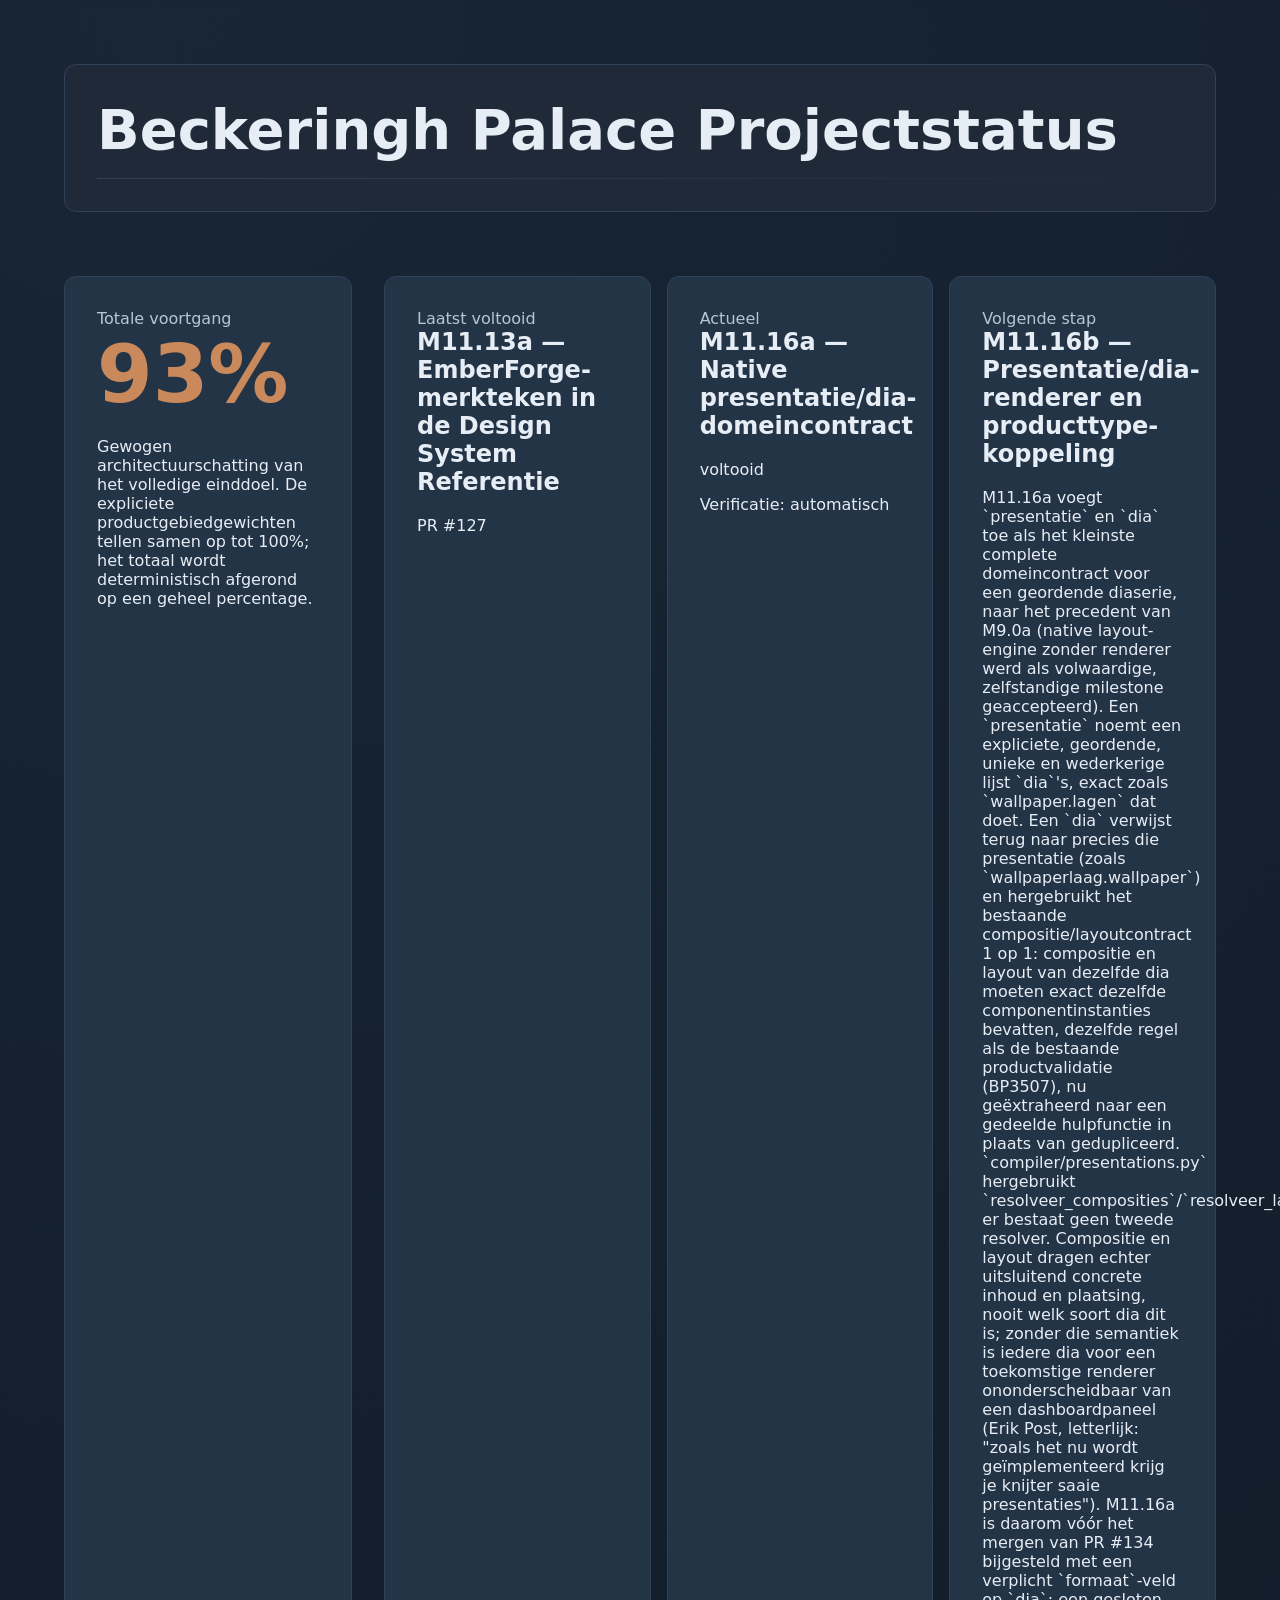
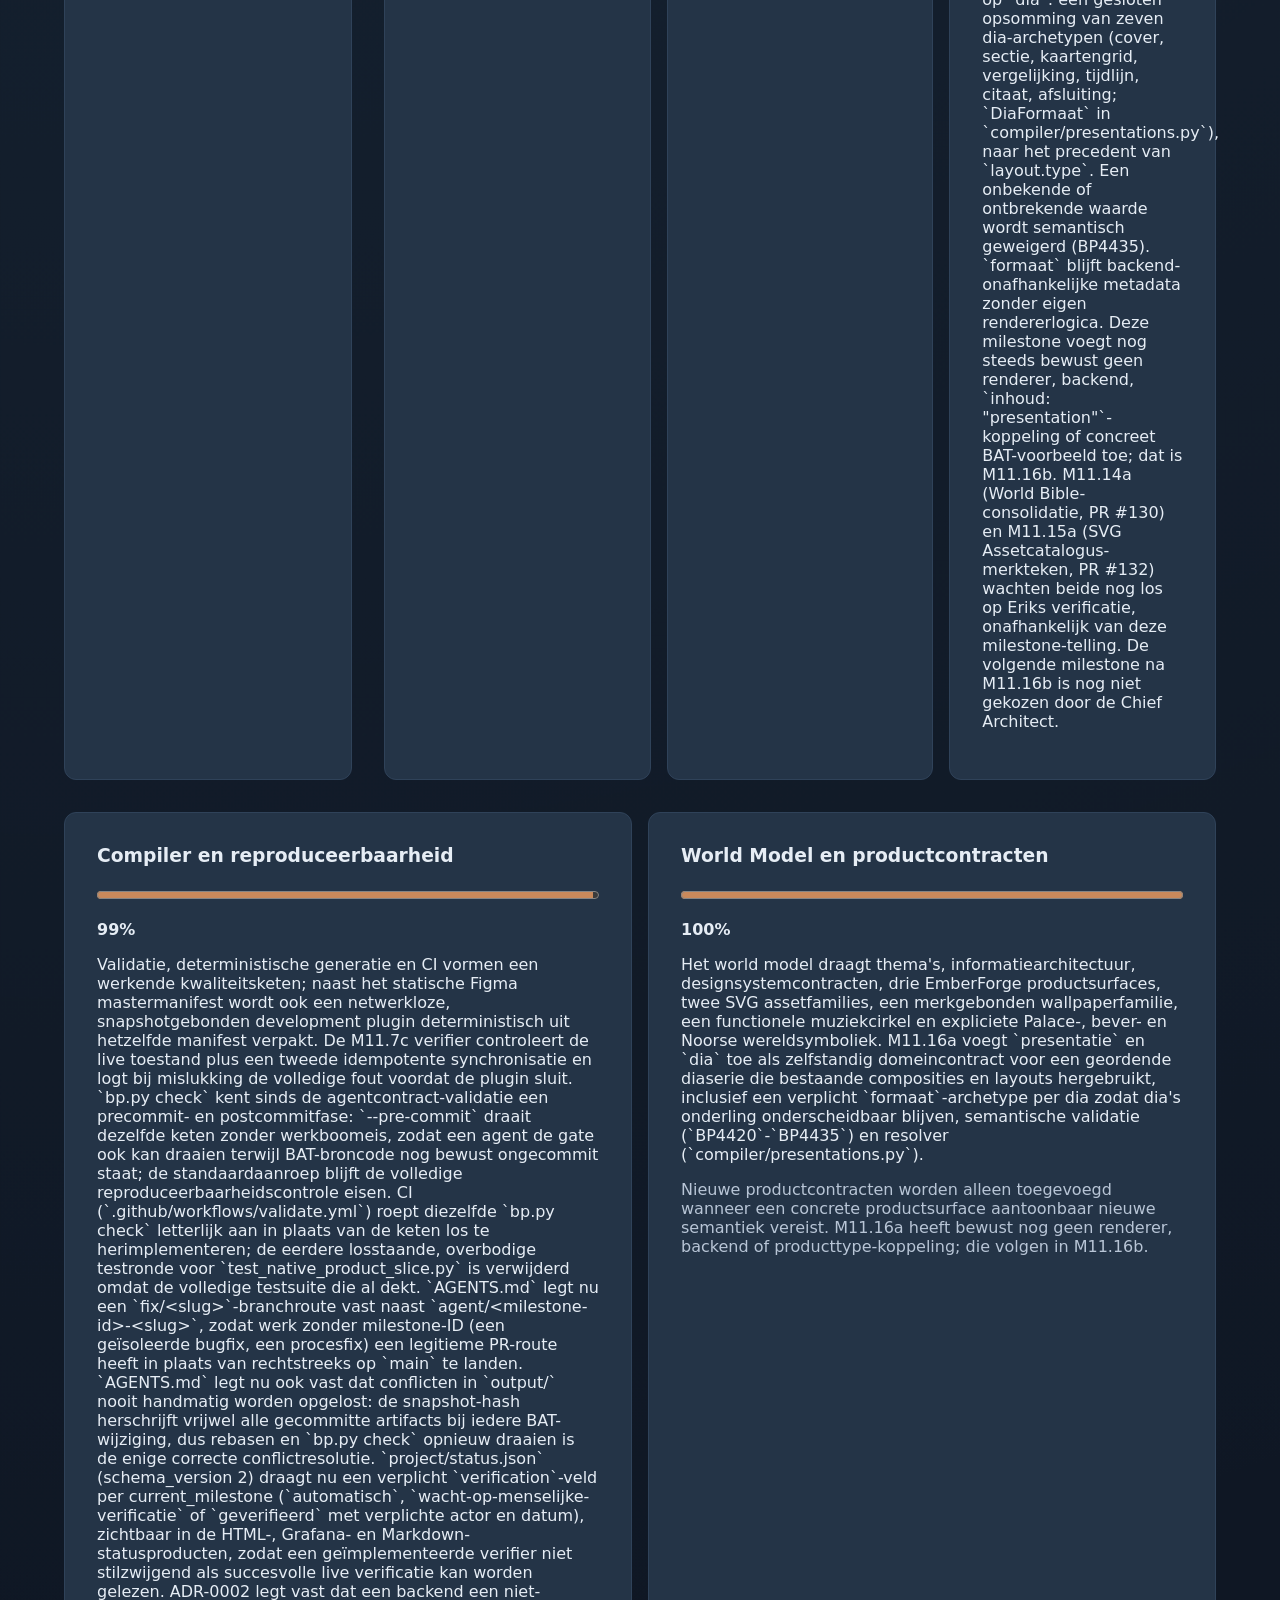
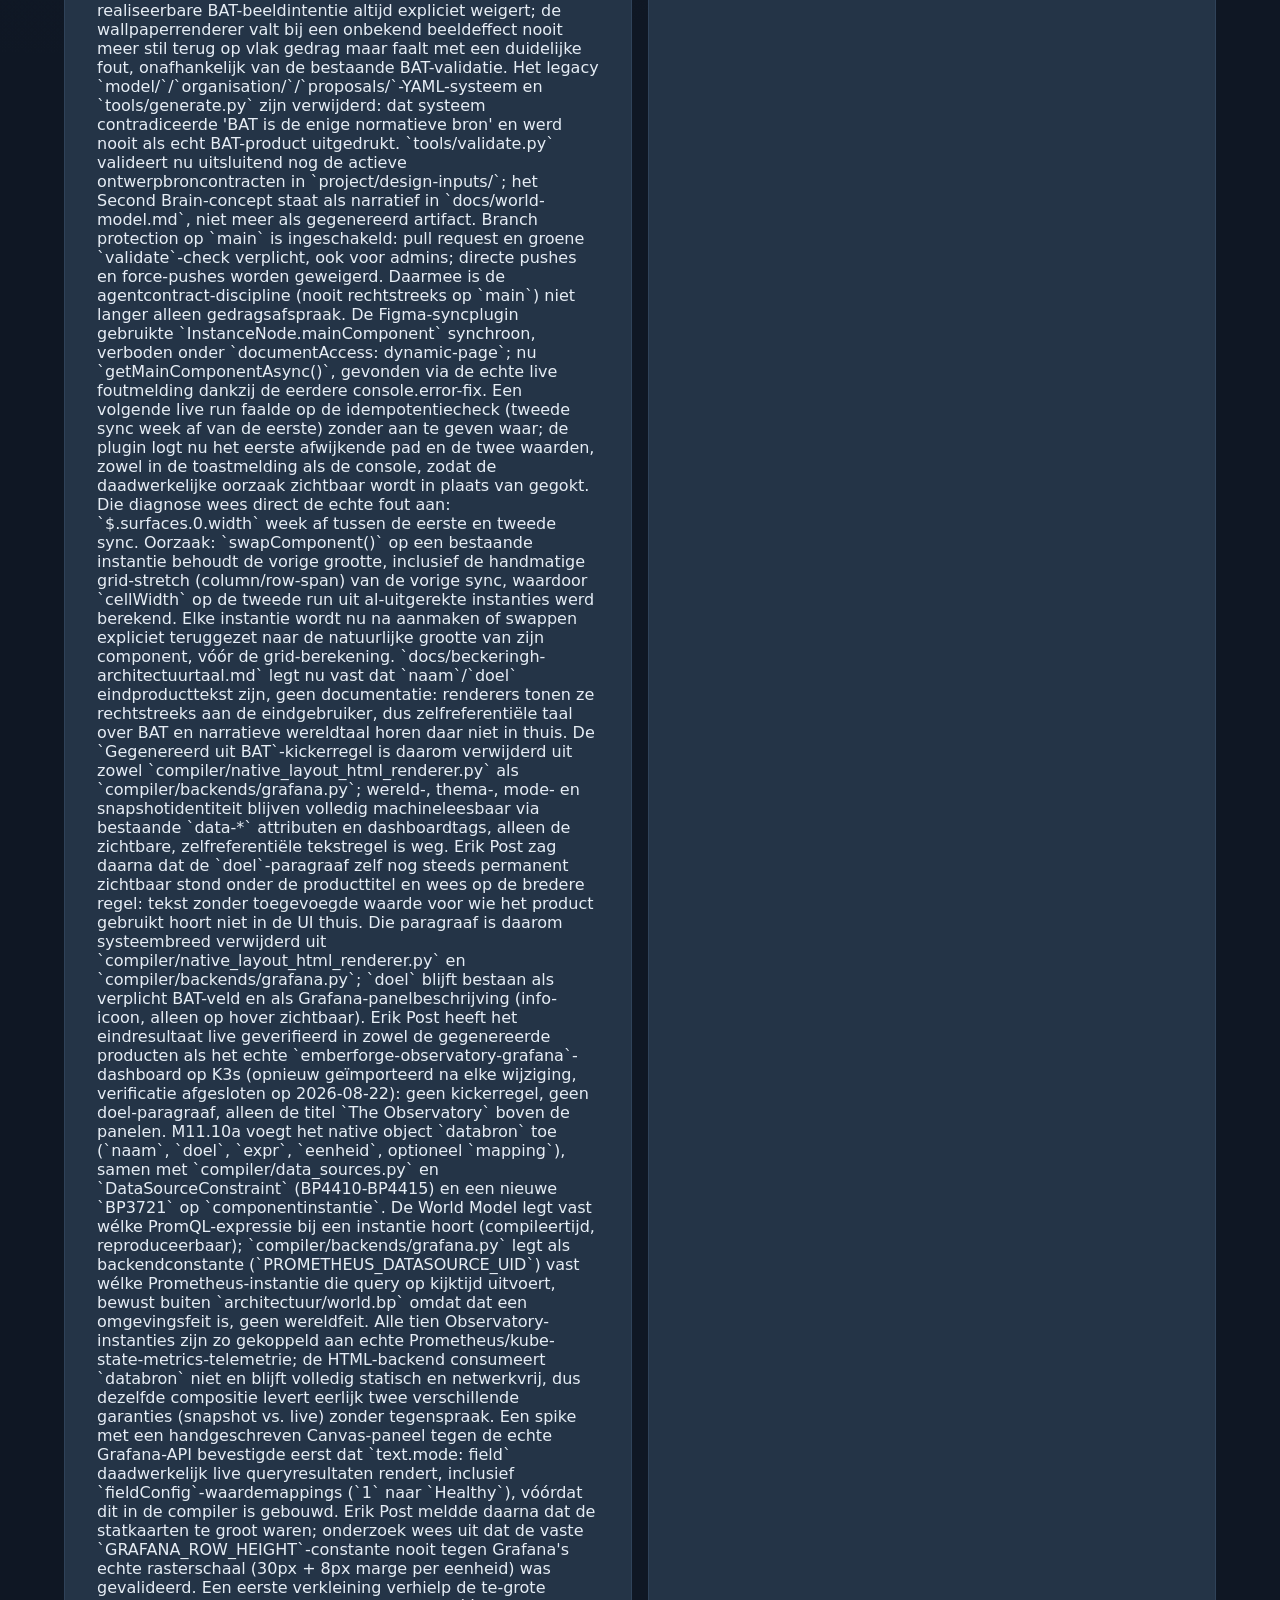
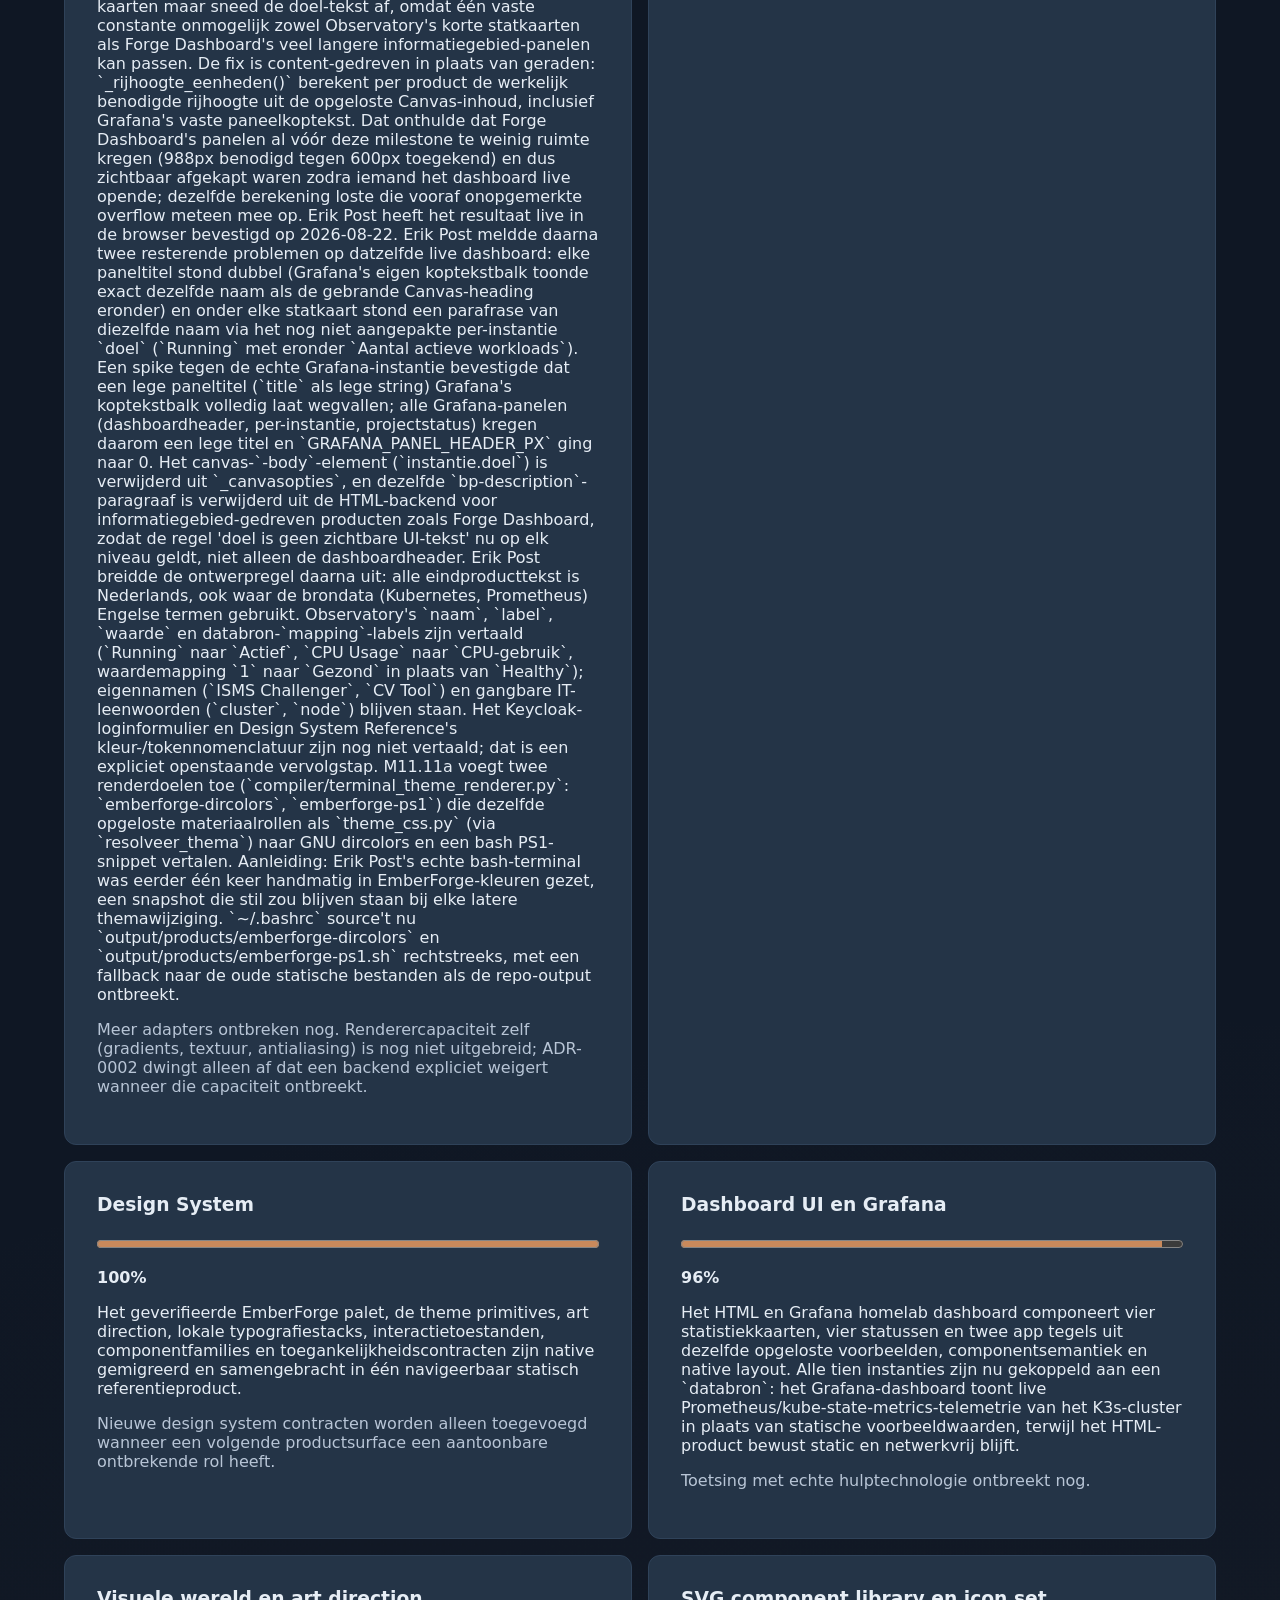
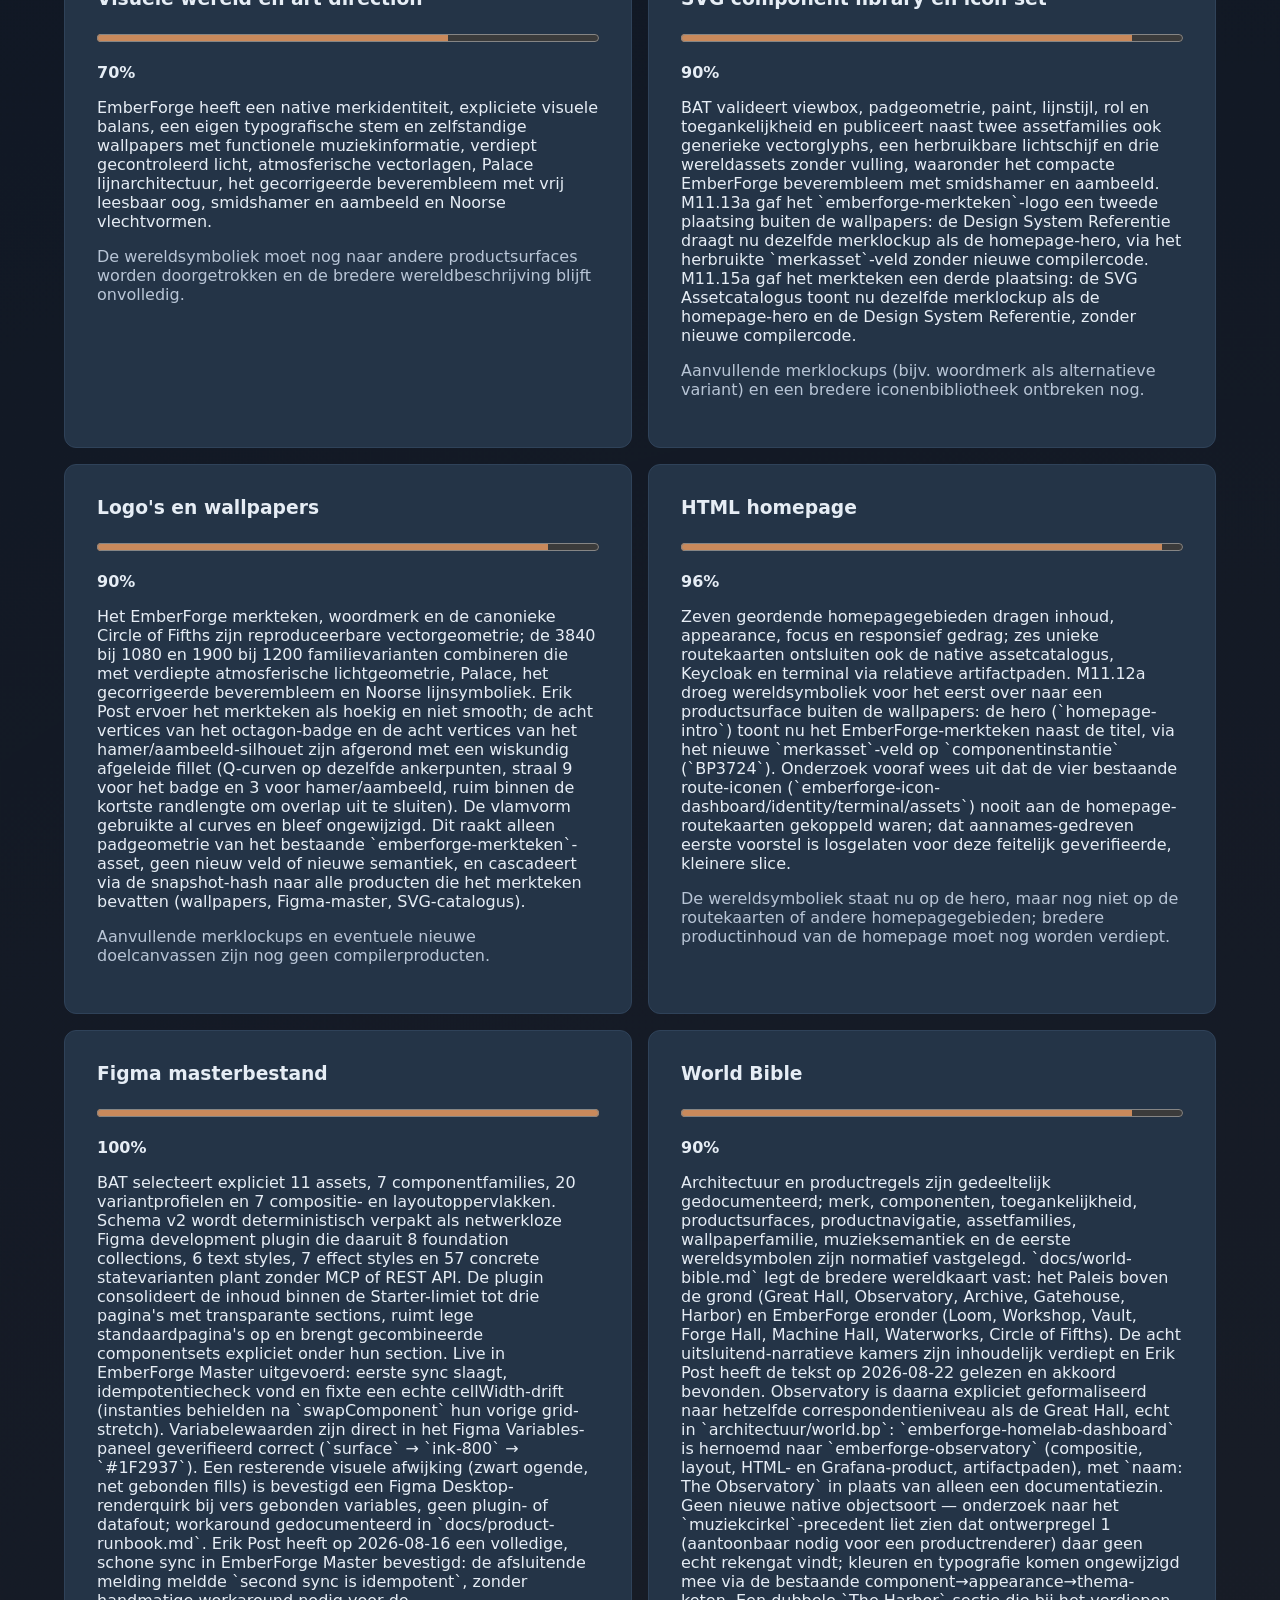
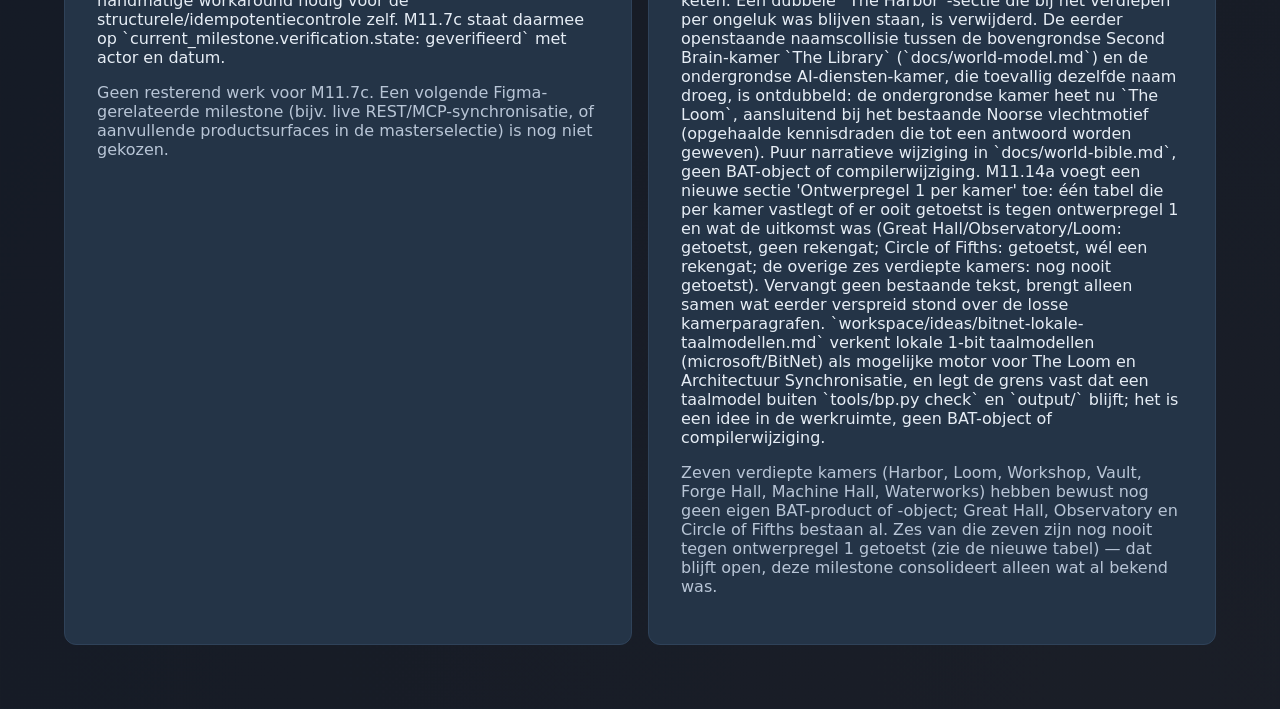
<file: output/products/project-status.html>
<!doctype html>
<html lang="nl">
<head>
  <meta charset="utf-8">
  <title>Beckeringh Palace Projectstatus</title>
  <link rel="stylesheet" href="tokens.css">
  <link rel="stylesheet" href="components.css">
  <style>
    :root {
      --bp-color-bone-300: #B8C5D6;
      --bp-color-bone-50: #E6EDF5;
      --bp-color-ember-300: #E2A982;
      --bp-color-ember-500: #C9895B;
      --bp-color-ink-500: #3E5573;
      --bp-color-ink-600: #2F4259;
      --bp-color-ink-700: #243447;
      --bp-color-ink-800: #1F2937;
      --bp-color-ink-900: #0F1724;
      --bp-color-ink-950: #0A111C;
      --bp-color-sky-300: #A5DEFB;
      --bp-color-sky-400: #7DD3FC;
      --bp-color-sky-500: #38BDF8;
      --bp-color-sky-soft: #7DD3FC0F;
      --bp-color-status-error: #F87171;
      --bp-color-status-error-foreground: #FCA5A5;
      --bp-color-status-error-surface: #F871711A;
      --bp-color-status-info-surface: #7DD3FC1A;
      --bp-color-status-success: #4ADE80;
      --bp-color-status-success-foreground: #86EFAC;
      --bp-color-status-success-surface: #4ADE801F;
      --bp-color-status-warning: #E0B341;
      --bp-color-status-warning-foreground: #F3D783;
      --bp-color-status-warning-surface: #E0B3411A;
      --bp-color-transparent-clear: #00000000;
      --bp-theme-primary: var(--bp-color-sky-400);
      --bp-theme-background: var(--bp-color-ink-900);
      --bp-theme-surface: var(--bp-color-ink-800);
      --bp-theme-foreground: var(--bp-color-bone-50);
      --bp-theme-accent: var(--bp-color-ember-500);
      --bp-theme-success: var(--bp-color-status-success);
      --bp-theme-warning: var(--bp-color-status-warning);
      --bp-theme-error: var(--bp-color-status-error);
      --bp-font-heading: "Orbitron", "Iceland", "Bank Gothic", system-ui, sans-serif;
      --bp-font-body: "Inter", "IBM Plex Sans", system-ui, -apple-system, sans-serif;
      --bp-font-mono: "JetBrains Mono", "Fira Code", "SF Mono", "Menlo", monospace;
      --bp-type-display: 80px;
      --bp-type-display-font: var(--bp-font-heading);
      --bp-type-display-weight: 500;
      --bp-type-display-line-height: 1;
      --bp-type-display-letter-spacing: 0.08em;
      --bp-type-title: 56px;
      --bp-type-title-font: var(--bp-font-heading);
      --bp-type-title-weight: 600;
      --bp-type-title-line-height: 1.15;
      --bp-type-title-letter-spacing: -0.01em;
      --bp-type-heading: 32px;
      --bp-type-heading-font: var(--bp-font-heading);
      --bp-type-heading-weight: 700;
      --bp-type-heading-line-height: 1.3;
      --bp-type-heading-letter-spacing: normal;
      --bp-type-body: 16px;
      --bp-type-body-font: var(--bp-font-body);
      --bp-type-body-weight: 400;
      --bp-type-body-line-height: 1.55;
      --bp-type-body-letter-spacing: normal;
      --bp-type-label: 12px;
      --bp-type-label-font: var(--bp-font-body);
      --bp-type-label-weight: 500;
      --bp-type-label-line-height: normal;
      --bp-type-label-letter-spacing: 0.18em;
      --bp-type-caption: 12px;
      --bp-type-caption-font: var(--bp-font-body);
      --bp-type-caption-weight: 400;
      --bp-type-caption-line-height: normal;
      --bp-type-caption-letter-spacing: normal;
      --bp-material-canvas: var(--bp-color-ink-900);
      --bp-material-surface: var(--bp-color-ink-800);
      --bp-material-raised: var(--bp-color-ink-700);
      --bp-material-field: var(--bp-color-ink-950);
      --bp-material-transparent: var(--bp-color-transparent-clear);
      --bp-material-foreground: var(--bp-color-bone-50);
      --bp-material-muted: var(--bp-color-bone-300);
      --bp-material-accent: var(--bp-color-ember-500);
      --bp-material-accent-hover: var(--bp-color-ember-300);
      --bp-material-outline: var(--bp-color-ink-600);
      --bp-material-interaction: var(--bp-color-sky-400);
      --bp-material-interaction-hover: var(--bp-color-sky-300);
      --bp-material-interaction-soft: var(--bp-color-sky-soft);
      --bp-material-interaction-pressed: var(--bp-color-sky-500);
      --bp-material-disabled: var(--bp-color-ink-500);
      --bp-material-success: var(--bp-color-status-success);
      --bp-material-success-surface: var(--bp-color-status-success-surface);
      --bp-material-success-foreground: var(--bp-color-status-success-foreground);
      --bp-material-warning: var(--bp-color-status-warning);
      --bp-material-warning-surface: var(--bp-color-status-warning-surface);
      --bp-material-warning-foreground: var(--bp-color-status-warning-foreground);
      --bp-material-error: var(--bp-color-status-error);
      --bp-material-error-surface: var(--bp-color-status-error-surface);
      --bp-material-error-foreground: var(--bp-color-status-error-foreground);
      --bp-material-info: var(--bp-color-sky-400);
      --bp-material-info-surface: var(--bp-color-status-info-surface);
      --bp-material-info-foreground: var(--bp-color-sky-300);
      --bp-border-hairline: 1px;
      --bp-border-regular: 1px;
      --bp-border-strong: 1px;
      --bp-border-style: solid;
      --bp-radius-small: 4px;
      --bp-radius-medium: 12px;
      --bp-radius-large: 16px;
      --bp-radius-pill: 999px;
      --bp-radius-control: 8px;
      --bp-shadow-low: 0 1px 2px rgba(0,0,0,0.25);
      --bp-shadow-medium: 0 6px 18px rgba(0,0,0,0.35);
      --bp-shadow-high: 0 18px 44px rgba(0,0,0,0.45);
      --bp-shadow-none: none;
      --bp-shadow-glow: 0 0 0 1px rgba(125,211,252,0.18), 0 6px 24px rgba(125,211,252,0.10);
      --bp-shadow-focus: 0 0 0 3px rgba(125,211,252,0.15);
      --bp-shadow-glow-accent: 0 0 0 1px rgba(201,137,91,0.30), 0 6px 22px rgba(201,137,91,0.18);
      --bp-motion-fast: 120ms;
      --bp-motion-normal: 220ms;
      --bp-motion-slow: 420ms;
      --bp-motion-easing: cubic-bezier(0.2, 0.7, 0.2, 1);
      --bp-motion-rest-offset: 0px;
      --bp-motion-hover-offset: -1px;
      --bp-spacing-none: 0;
      --bp-spacing-xs: 4px;
      --bp-spacing-small: 8px;
      --bp-spacing-medium: 16px;
      --bp-spacing-large: 32px;
      --bp-spacing-xl: 64px;
      --bp-art-canvas: #0F1724;
      --bp-art-interaction: #7DD3FC;
      --bp-art-warm-accent: #C9895B;
    }
    body {
      margin: 0;
      min-height: 100vh;
      padding: var(--bp-spacing-xl);
      box-sizing: border-box;
      background: var(--bp-theme-background);
      color: var(--bp-theme-foreground);
      font-family: var(--bp-font-body);
    }
    h1, h2, h3, h4, h5, h6 { font-family: var(--bp-font-heading); }
    code, pre, kbd, samp { font-family: var(--bp-font-mono); }
    .bp-product-header {
      max-width: 72rem;
      margin-bottom: var(--bp-spacing-xl);
      padding: var(--bp-spacing-large);
      box-sizing: border-box;
      background: var(--bp-material-surface);
      border-left: var(--bp-border-strong) var(--bp-border-style) var(--bp-material-accent);
      border-radius: var(--bp-radius-medium);
    }
    .bp-product-header h1 {
      margin: 0;
      font-size: var(--bp-type-title);
    }
    .bp-layout { gap: var(--bp-spacing-medium); }
    .bp-region { padding: var(--bp-spacing-large); }
    .bp-region h2 { margin-top: 0; }
    .bp-lockup {
      display: flex;
      align-items: center;
      gap: var(--bp-spacing-medium);
    }
    .bp-lockup h2 { margin-top: 0; }
    .bp-brand-mark {
      flex: none;
      width: 3rem;
      height: 3rem;
      color: var(--bp-material-accent);
    }
    @media (max-width: 960px) {
      body { padding: var(--bp-spacing-large); }
    }
    body {
      background:
        radial-gradient(circle at 12% 0%, color-mix(in srgb, var(--bp-art-interaction) 8%, transparent), transparent 38%),
        radial-gradient(circle at 88% 100%, color-mix(in srgb, var(--bp-art-warm-accent) 6%, transparent), transparent 34%),
        var(--bp-art-canvas);
    }
    .bp-product-header {
      border: var(--bp-border-hairline) var(--bp-border-style) var(--bp-material-outline);
      border-left-color: var(--bp-material-outline);
    }
    .bp-product-header::after {
      content: "";
      display: block;
      height: var(--bp-border-hairline);
      margin-top: var(--bp-spacing-medium);
      background: linear-gradient(90deg, var(--bp-material-outline), transparent);
    }
    @media (prefers-reduced-motion: reduce) {
      .bp-region { transition: none; }
    }
    .bp-canvas { background: var(--bp-material-canvas); }
    .bp-region {
      background: var(--bp-material-raised);
      color: var(--bp-material-foreground);
      border: var(--bp-border-hairline) var(--bp-border-style) var(--bp-material-outline);
      border-radius: var(--bp-radius-medium);
      box-shadow: var(--bp-shadow-low);
      transition: box-shadow var(--bp-motion-normal) var(--bp-motion-easing);
    }
    .bp-metric {
      margin: var(--bp-spacing-small) 0;
      color: var(--bp-material-accent);
      font-family: var(--bp-font-heading);
      font-size: calc(var(--bp-type-heading) * 2);
      font-weight: 700;
      line-height: 1;
    }
    .bp-metric-details {
      display: grid;
      gap: var(--bp-spacing-xs);
      margin: var(--bp-spacing-small) 0;
      padding: 0;
      list-style: none;
      color: var(--bp-material-muted);
      font-size: var(--bp-type-caption);
    }
    .bp-metric-details li {
      display: flex;
      justify-content: space-between;
      gap: var(--bp-spacing-small);
      border-bottom: var(--bp-border-hairline) var(--bp-border-style) var(--bp-material-outline);
    }
    .bp-metric-detail-value {
      color: var(--bp-material-foreground);
      font-weight: 700;
    }
    .bp-status-summary {
      display: grid;
      grid-template-columns: minmax(12rem, 18rem) 1fr;
      gap: var(--bp-spacing-large);
      margin-bottom: var(--bp-spacing-large);
    }
    .bp-status-overall {
      padding: var(--bp-spacing-large);
      background: var(--bp-material-raised);
      border: var(--bp-border-hairline) var(--bp-border-style) var(--bp-material-outline);
      border-radius: var(--bp-radius-medium);
    }
    .bp-status-overall strong {
      color: var(--bp-material-accent);
      font-family: var(--bp-font-heading);
      font-size: var(--bp-type-display);
    }
    .bp-status-milestones, .bp-status-areas {
      display: grid;
      gap: var(--bp-spacing-medium);
    }
    .bp-status-milestones { grid-template-columns: repeat(3, minmax(0, 1fr)); }
    .bp-status-areas { grid-template-columns: repeat(2, minmax(0, 1fr)); }
    .bp-status-card {
      padding: var(--bp-spacing-large);
      background: var(--bp-material-raised);
      border: var(--bp-border-hairline) var(--bp-border-style) var(--bp-material-outline);
      border-radius: var(--bp-radius-medium);
    }
    .bp-status-card h2, .bp-status-card h3 { margin-top: 0; }
    .bp-status-progress {
      width: 100%;
      accent-color: var(--bp-material-accent);
    }
    .bp-status-label { color: var(--bp-material-muted); }
    @media (max-width: 960px) {
      .bp-status-summary, .bp-status-milestones, .bp-status-areas { grid-template-columns: 1fr; }
    }
    .bp-layout { box-sizing: border-box; }
    .bp-region { box-sizing: border-box; }
  </style>
</head>
<body data-world="beckeringh-palace" data-theme="forge" data-art-direction="emberforge-art-direction" data-art-glow="controlled" data-art-ornament="technical-linework" data-art-density="spacious" data-art-imagery="isometric-line-art" data-art-warm-accent-limit="2" data-typography="forge-interface" data-font-delivery="local-only" data-product-mode="static" data-product-content="project-status" data-time-context="none" data-snapshot-id="9ef87cf17043d402edfe72f504be04fcdbddb6193abe734819b54e5c33842fa3" data-snapshot-ref="sha256:9ef87cf17043d402edfe72f504be04fcdbddb6193abe734819b54e5c33842fa3">
  <header class="bp-product-header">
    <h1>Beckeringh Palace Projectstatus</h1>
  </header>
  <main class="bp-status" data-status-schema="2">
    <section class="bp-status-summary">
      <div class="bp-status-overall">
        <span class="bp-status-label">Totale voortgang</span>
        <strong>93%</strong>
        <p>Gewogen architectuurschatting van het volledige einddoel. De expliciete productgebiedgewichten tellen samen op tot 100%; het totaal wordt deterministisch afgerond op een geheel percentage.</p>
      </div>
      <div class="bp-status-milestones">
        <article class="bp-status-card">
          <span class="bp-status-label">Laatst voltooid</span>
          <h2>M11.13a — EmberForge-merkteken in de Design System Referentie</h2>
          <p>PR #127</p>
        </article>
        <article class="bp-status-card" data-verification="automatisch">
          <span class="bp-status-label">Actueel</span>
          <h2>M11.16a — Native presentatie/dia-domeincontract</h2>
          <p>voltooid</p>
          <p>Verificatie: automatisch</p>
        </article>
        <article class="bp-status-card">
          <span class="bp-status-label">Volgende stap</span>
          <h2>M11.16b — Presentatie/dia-renderer en producttype-koppeling</h2>
          <p>M11.16a voegt `presentatie` en `dia` toe als het kleinste complete domeincontract voor een geordende diaserie, naar het precedent van M9.0a (native layout-engine zonder renderer werd als volwaardige, zelfstandige milestone geaccepteerd). Een `presentatie` noemt een expliciete, geordende, unieke en wederkerige lijst `dia`&#x27;s, exact zoals `wallpaper.lagen` dat doet. Een `dia` verwijst terug naar precies die presentatie (zoals `wallpaperlaag.wallpaper`) en hergebruikt het bestaande compositie/layoutcontract 1 op 1: compositie en layout van dezelfde dia moeten exact dezelfde componentinstanties bevatten, dezelfde regel als de bestaande productvalidatie (BP3507), nu geëxtraheerd naar een gedeelde hulpfunctie in plaats van gedupliceerd. `compiler/presentations.py` hergebruikt `resolveer_composities`/`resolveer_layouts`; er bestaat geen tweede resolver. Compositie en layout dragen echter uitsluitend concrete inhoud en plaatsing, nooit welk soort dia dit is; zonder die semantiek is iedere dia voor een toekomstige renderer ononderscheidbaar van een dashboardpaneel (Erik Post, letterlijk: &quot;zoals het nu wordt geïmplementeerd krijg je knijter saaie presentaties&quot;). M11.16a is daarom vóór het mergen van PR #134 bijgesteld met een verplicht `formaat`-veld op `dia`: een gesloten opsomming van zeven dia-archetypen (cover, sectie, kaartengrid, vergelijking, tijdlijn, citaat, afsluiting; `DiaFormaat` in `compiler/presentations.py`), naar het precedent van `layout.type`. Een onbekende of ontbrekende waarde wordt semantisch geweigerd (BP4435). `formaat` blijft backend-onafhankelijke metadata zonder eigen rendererlogica. Deze milestone voegt nog steeds bewust geen renderer, backend, `inhoud: &quot;presentation&quot;`-koppeling of concreet BAT-voorbeeld toe; dat is M11.16b. M11.14a (World Bible-consolidatie, PR #130) en M11.15a (SVG Assetcatalogus-merkteken, PR #132) wachten beide nog los op Eriks verificatie, onafhankelijk van deze milestone-telling. De volgende milestone na M11.16b is nog niet gekozen door de Chief Architect.</p>
        </article>
      </div>
    </section>
    <section class="bp-status-areas" aria-label="Productgebieden">
      <article class="bp-status-card" data-status-area="compiler">
        <h3>Compiler en reproduceerbaarheid</h3>
        <progress class="bp-status-progress" max="100" value="99">99%</progress>
        <p><strong>99%</strong></p>
        <p>Validatie, deterministische generatie en CI vormen een werkende kwaliteitsketen; naast het statische Figma mastermanifest wordt ook een netwerkloze, snapshotgebonden development plugin deterministisch uit hetzelfde manifest verpakt. De M11.7c verifier controleert de live toestand plus een tweede idempotente synchronisatie en logt bij mislukking de volledige fout voordat de plugin sluit. `bp.py check` kent sinds de agentcontract-validatie een precommit- en postcommitfase: `--pre-commit` draait dezelfde keten zonder werkboomeis, zodat een agent de gate ook kan draaien terwijl BAT-broncode nog bewust ongecommit staat; de standaardaanroep blijft de volledige reproduceerbaarheidscontrole eisen. CI (`.github/workflows/validate.yml`) roept diezelfde `bp.py check` letterlijk aan in plaats van de keten los te herimplementeren; de eerdere losstaande, overbodige testronde voor `test_native_product_slice.py` is verwijderd omdat de volledige testsuite die al dekt. `AGENTS.md` legt nu een `fix/&lt;slug&gt;`-branchroute vast naast `agent/&lt;milestone-id&gt;-&lt;slug&gt;`, zodat werk zonder milestone-ID (een geïsoleerde bugfix, een procesfix) een legitieme PR-route heeft in plaats van rechtstreeks op `main` te landen. `AGENTS.md` legt nu ook vast dat conflicten in `output/` nooit handmatig worden opgelost: de snapshot-hash herschrijft vrijwel alle gecommitte artifacts bij iedere BAT-wijziging, dus rebasen en `bp.py check` opnieuw draaien is de enige correcte conflictresolutie. `project/status.json` (schema_version 2) draagt nu een verplicht `verification`-veld per current_milestone (`automatisch`, `wacht-op-menselijke-verificatie` of `geverifieerd` met verplichte actor en datum), zichtbaar in de HTML-, Grafana- en Markdown-statusproducten, zodat een geïmplementeerde verifier niet stilzwijgend als succesvolle live verificatie kan worden gelezen. ADR-0002 legt vast dat een backend een niet-realiseerbare BAT-beeldintentie altijd expliciet weigert; de wallpaperrenderer valt bij een onbekend beeldeffect nooit meer stil terug op vlak gedrag maar faalt met een duidelijke fout, onafhankelijk van de bestaande BAT-validatie. Het legacy `model/`/`organisation/`/`proposals/`-YAML-systeem en `tools/generate.py` zijn verwijderd: dat systeem contradiceerde &#x27;BAT is de enige normatieve bron&#x27; en werd nooit als echt BAT-product uitgedrukt. `tools/validate.py` valideert nu uitsluitend nog de actieve ontwerpbroncontracten in `project/design-inputs/`; het Second Brain-concept staat als narratief in `docs/world-model.md`, niet meer als gegenereerd artifact. Branch protection op `main` is ingeschakeld: pull request en groene `validate`-check verplicht, ook voor admins; directe pushes en force-pushes worden geweigerd. Daarmee is de agentcontract-discipline (nooit rechtstreeks op `main`) niet langer alleen gedragsafspraak. De Figma-syncplugin gebruikte `InstanceNode.mainComponent` synchroon, verboden onder `documentAccess: dynamic-page`; nu `getMainComponentAsync()`, gevonden via de echte live foutmelding dankzij de eerdere console.error-fix. Een volgende live run faalde op de idempotentiecheck (tweede sync week af van de eerste) zonder aan te geven waar; de plugin logt nu het eerste afwijkende pad en de twee waarden, zowel in de toastmelding als de console, zodat de daadwerkelijke oorzaak zichtbaar wordt in plaats van gegokt. Die diagnose wees direct de echte fout aan: `$.surfaces.0.width` week af tussen de eerste en tweede sync. Oorzaak: `swapComponent()` op een bestaande instantie behoudt de vorige grootte, inclusief de handmatige grid-stretch (column/row-span) van de vorige sync, waardoor `cellWidth` op de tweede run uit al-uitgerekte instanties werd berekend. Elke instantie wordt nu na aanmaken of swappen expliciet teruggezet naar de natuurlijke grootte van zijn component, vóór de grid-berekening. `docs/beckeringh-architectuurtaal.md` legt nu vast dat `naam`/`doel` eindproducttekst zijn, geen documentatie: renderers tonen ze rechtstreeks aan de eindgebruiker, dus zelfreferentiële taal over BAT en narratieve wereldtaal horen daar niet in thuis. De `Gegenereerd uit BAT`-kickerregel is daarom verwijderd uit zowel `compiler/native_layout_html_renderer.py` als `compiler/backends/grafana.py`; wereld-, thema-, mode- en snapshotidentiteit blijven volledig machineleesbaar via bestaande `data-*` attributen en dashboardtags, alleen de zichtbare, zelfreferentiële tekstregel is weg. Erik Post zag daarna dat de `doel`-paragraaf zelf nog steeds permanent zichtbaar stond onder de producttitel en wees op de bredere regel: tekst zonder toegevoegde waarde voor wie het product gebruikt hoort niet in de UI thuis. Die paragraaf is daarom systeembreed verwijderd uit `compiler/native_layout_html_renderer.py` en `compiler/backends/grafana.py`; `doel` blijft bestaan als verplicht BAT-veld en als Grafana-panelbeschrijving (info-icoon, alleen op hover zichtbaar). Erik Post heeft het eindresultaat live geverifieerd in zowel de gegenereerde producten als het echte `emberforge-observatory-grafana`-dashboard op K3s (opnieuw geïmporteerd na elke wijziging, verificatie afgesloten op 2026-08-22): geen kickerregel, geen doel-paragraaf, alleen de titel `The Observatory` boven de panelen. M11.10a voegt het native object `databron` toe (`naam`, `doel`, `expr`, `eenheid`, optioneel `mapping`), samen met `compiler/data_sources.py` en `DataSourceConstraint` (BP4410-BP4415) en een nieuwe `BP3721` op `componentinstantie`. De World Model legt vast wélke PromQL-expressie bij een instantie hoort (compileertijd, reproduceerbaar); `compiler/backends/grafana.py` legt als backendconstante (`PROMETHEUS_DATASOURCE_UID`) vast wélke Prometheus-instantie die query op kijktijd uitvoert, bewust buiten `architectuur/world.bp` omdat dat een omgevingsfeit is, geen wereldfeit. Alle tien Observatory-instanties zijn zo gekoppeld aan echte Prometheus/kube-state-metrics-telemetrie; de HTML-backend consumeert `databron` niet en blijft volledig statisch en netwerkvrij, dus dezelfde compositie levert eerlijk twee verschillende garanties (snapshot vs. live) zonder tegenspraak. Een spike met een handgeschreven Canvas-paneel tegen de echte Grafana-API bevestigde eerst dat `text.mode: field` daadwerkelijk live queryresultaten rendert, inclusief `fieldConfig`-waardemappings (`1` naar `Healthy`), vóórdat dit in de compiler is gebouwd. Erik Post meldde daarna dat de statkaarten te groot waren; onderzoek wees uit dat de vaste `GRAFANA_ROW_HEIGHT`-constante nooit tegen Grafana&#x27;s echte rasterschaal (30px + 8px marge per eenheid) was gevalideerd. Een eerste verkleining verhielp de te-grote kaarten maar sneed de doel-tekst af, omdat één vaste constante onmogelijk zowel Observatory&#x27;s korte statkaarten als Forge Dashboard&#x27;s veel langere informatiegebied-panelen kan passen. De fix is content-gedreven in plaats van geraden: `_rijhoogte_eenheden()` berekent per product de werkelijk benodigde rijhoogte uit de opgeloste Canvas-inhoud, inclusief Grafana&#x27;s vaste paneelkoptekst. Dat onthulde dat Forge Dashboard&#x27;s panelen al vóór deze milestone te weinig ruimte kregen (988px benodigd tegen 600px toegekend) en dus zichtbaar afgekapt waren zodra iemand het dashboard live opende; dezelfde berekening loste die vooraf onopgemerkte overflow meteen mee op. Erik Post heeft het resultaat live in de browser bevestigd op 2026-08-22. Erik Post meldde daarna twee resterende problemen op datzelfde live dashboard: elke paneltitel stond dubbel (Grafana&#x27;s eigen koptekstbalk toonde exact dezelfde naam als de gebrande Canvas-heading eronder) en onder elke statkaart stond een parafrase van diezelfde naam via het nog niet aangepakte per-instantie `doel` (`Running` met eronder `Aantal actieve workloads`). Een spike tegen de echte Grafana-instantie bevestigde dat een lege paneltitel (`title` als lege string) Grafana&#x27;s koptekstbalk volledig laat wegvallen; alle Grafana-panelen (dashboardheader, per-instantie, projectstatus) kregen daarom een lege titel en `GRAFANA_PANEL_HEADER_PX` ging naar 0. Het canvas-`-body`-element (`instantie.doel`) is verwijderd uit `_canvasopties`, en dezelfde `bp-description`-paragraaf is verwijderd uit de HTML-backend voor informatiegebied-gedreven producten zoals Forge Dashboard, zodat de regel &#x27;doel is geen zichtbare UI-tekst&#x27; nu op elk niveau geldt, niet alleen de dashboardheader. Erik Post breidde de ontwerpregel daarna uit: alle eindproducttekst is Nederlands, ook waar de brondata (Kubernetes, Prometheus) Engelse termen gebruikt. Observatory&#x27;s `naam`, `label`, `waarde` en databron-`mapping`-labels zijn vertaald (`Running` naar `Actief`, `CPU Usage` naar `CPU-gebruik`, waardemapping `1` naar `Gezond` in plaats van `Healthy`); eigennamen (`ISMS Challenger`, `CV Tool`) en gangbare IT-leenwoorden (`cluster`, `node`) blijven staan. Het Keycloak-loginformulier en Design System Reference&#x27;s kleur-/tokennomenclatuur zijn nog niet vertaald; dat is een expliciet openstaande vervolgstap. M11.11a voegt twee renderdoelen toe (`compiler/terminal_theme_renderer.py`: `emberforge-dircolors`, `emberforge-ps1`) die dezelfde opgeloste materiaalrollen als `theme_css.py` (via `resolveer_thema`) naar GNU dircolors en een bash PS1-snippet vertalen. Aanleiding: Erik Post&#x27;s echte bash-terminal was eerder één keer handmatig in EmberForge-kleuren gezet, een snapshot die stil zou blijven staan bij elke latere themawijziging. `~/.bashrc` source&#x27;t nu `output/products/emberforge-dircolors` en `output/products/emberforge-ps1.sh` rechtstreeks, met een fallback naar de oude statische bestanden als de repo-output ontbreekt.</p>
        <p class="bp-status-label">Meer adapters ontbreken nog. Renderercapaciteit zelf (gradients, textuur, antialiasing) is nog niet uitgebreid; ADR-0002 dwingt alleen af dat een backend expliciet weigert wanneer die capaciteit ontbreekt.</p>
      </article>
      <article class="bp-status-card" data-status-area="world-model">
        <h3>World Model en productcontracten</h3>
        <progress class="bp-status-progress" max="100" value="100">100%</progress>
        <p><strong>100%</strong></p>
        <p>Het world model draagt thema&#x27;s, informatiearchitectuur, designsystemcontracten, drie EmberForge productsurfaces, twee SVG assetfamilies, een merkgebonden wallpaperfamilie, een functionele muziekcirkel en expliciete Palace-, bever- en Noorse wereldsymboliek. M11.16a voegt `presentatie` en `dia` toe als zelfstandig domeincontract voor een geordende diaserie die bestaande composities en layouts hergebruikt, inclusief een verplicht `formaat`-archetype per dia zodat dia&#x27;s onderling onderscheidbaar blijven, semantische validatie (`BP4420`-`BP4435`) en resolver (`compiler/presentations.py`).</p>
        <p class="bp-status-label">Nieuwe productcontracten worden alleen toegevoegd wanneer een concrete productsurface aantoonbaar nieuwe semantiek vereist. M11.16a heeft bewust nog geen renderer, backend of producttype-koppeling; die volgen in M11.16b.</p>
      </article>
      <article class="bp-status-card" data-status-area="design-system">
        <h3>Design System</h3>
        <progress class="bp-status-progress" max="100" value="100">100%</progress>
        <p><strong>100%</strong></p>
        <p>Het geverifieerde EmberForge palet, de theme primitives, art direction, lokale typografiestacks, interactietoestanden, componentfamilies en toegankelijkheidscontracten zijn native gemigreerd en samengebracht in één navigeerbaar statisch referentieproduct.</p>
        <p class="bp-status-label">Nieuwe design system contracten worden alleen toegevoegd wanneer een volgende productsurface een aantoonbare ontbrekende rol heeft.</p>
      </article>
      <article class="bp-status-card" data-status-area="dashboard">
        <h3>Dashboard UI en Grafana</h3>
        <progress class="bp-status-progress" max="100" value="96">96%</progress>
        <p><strong>96%</strong></p>
        <p>Het HTML en Grafana homelab dashboard componeert vier statistiekkaarten, vier statussen en twee app tegels uit dezelfde opgeloste voorbeelden, componentsemantiek en native layout. Alle tien instanties zijn nu gekoppeld aan een `databron`: het Grafana-dashboard toont live Prometheus/kube-state-metrics-telemetrie van het K3s-cluster in plaats van statische voorbeeldwaarden, terwijl het HTML-product bewust static en netwerkvrij blijft.</p>
        <p class="bp-status-label">Toetsing met echte hulptechnologie ontbreekt nog.</p>
      </article>
      <article class="bp-status-card" data-status-area="visual-world">
        <h3>Visuele wereld en art direction</h3>
        <progress class="bp-status-progress" max="100" value="70">70%</progress>
        <p><strong>70%</strong></p>
        <p>EmberForge heeft een native merkidentiteit, expliciete visuele balans, een eigen typografische stem en zelfstandige wallpapers met functionele muziekinformatie, verdiept gecontroleerd licht, atmosferische vectorlagen, Palace lijnarchitectuur, het gecorrigeerde beverembleem met vrij leesbaar oog, smidshamer en aambeeld en Noorse vlechtvormen.</p>
        <p class="bp-status-label">De wereldsymboliek moet nog naar andere productsurfaces worden doorgetrokken en de bredere wereldbeschrijving blijft onvolledig.</p>
      </article>
      <article class="bp-status-card" data-status-area="svg-library">
        <h3>SVG component library en icon set</h3>
        <progress class="bp-status-progress" max="100" value="90">90%</progress>
        <p><strong>90%</strong></p>
        <p>BAT valideert viewbox, padgeometrie, paint, lijnstijl, rol en toegankelijkheid en publiceert naast twee assetfamilies ook generieke vectorglyphs, een herbruikbare lichtschijf en drie wereldassets zonder vulling, waaronder het compacte EmberForge beverembleem met smidshamer en aambeeld. M11.13a gaf het `emberforge-merkteken`-logo een tweede plaatsing buiten de wallpapers: de Design System Referentie draagt nu dezelfde merklockup als de homepage-hero, via het herbruikte `merkasset`-veld zonder nieuwe compilercode. M11.15a gaf het merkteken een derde plaatsing: de SVG Assetcatalogus toont nu dezelfde merklockup als de homepage-hero en de Design System Referentie, zonder nieuwe compilercode.</p>
        <p class="bp-status-label">Aanvullende merklockups (bijv. woordmerk als alternatieve variant) en een bredere iconenbibliotheek ontbreken nog.</p>
      </article>
      <article class="bp-status-card" data-status-area="logos-wallpapers">
        <h3>Logo&#x27;s en wallpapers</h3>
        <progress class="bp-status-progress" max="100" value="90">90%</progress>
        <p><strong>90%</strong></p>
        <p>Het EmberForge merkteken, woordmerk en de canonieke Circle of Fifths zijn reproduceerbare vectorgeometrie; de 3840 bij 1080 en 1900 bij 1200 familievarianten combineren die met verdiepte atmosferische lichtgeometrie, Palace, het gecorrigeerde beverembleem en Noorse lijnsymboliek. Erik Post ervoer het merkteken als hoekig en niet smooth; de acht vertices van het octagon-badge en de acht vertices van het hamer/aambeeld-silhouet zijn afgerond met een wiskundig afgeleide fillet (Q-curven op dezelfde ankerpunten, straal 9 voor het badge en 3 voor hamer/aambeeld, ruim binnen de kortste randlengte om overlap uit te sluiten). De vlamvorm gebruikte al curves en bleef ongewijzigd. Dit raakt alleen padgeometrie van het bestaande `emberforge-merkteken`-asset, geen nieuw veld of nieuwe semantiek, en cascadeert via de snapshot-hash naar alle producten die het merkteken bevatten (wallpapers, Figma-master, SVG-catalogus).</p>
        <p class="bp-status-label">Aanvullende merklockups en eventuele nieuwe doelcanvassen zijn nog geen compilerproducten.</p>
      </article>
      <article class="bp-status-card" data-status-area="homepage">
        <h3>HTML homepage</h3>
        <progress class="bp-status-progress" max="100" value="96">96%</progress>
        <p><strong>96%</strong></p>
        <p>Zeven geordende homepagegebieden dragen inhoud, appearance, focus en responsief gedrag; zes unieke routekaarten ontsluiten ook de native assetcatalogus, Keycloak en terminal via relatieve artifactpaden. M11.12a droeg wereldsymboliek voor het eerst over naar een productsurface buiten de wallpapers: de hero (`homepage-intro`) toont nu het EmberForge-merkteken naast de titel, via het nieuwe `merkasset`-veld op `componentinstantie` (`BP3724`). Onderzoek vooraf wees uit dat de vier bestaande route-iconen (`emberforge-icon-dashboard/identity/terminal/assets`) nooit aan de homepage-routekaarten gekoppeld waren; dat aannames-gedreven eerste voorstel is losgelaten voor deze feitelijk geverifieerde, kleinere slice.</p>
        <p class="bp-status-label">De wereldsymboliek staat nu op de hero, maar nog niet op de routekaarten of andere homepagegebieden; bredere productinhoud van de homepage moet nog worden verdiept.</p>
      </article>
      <article class="bp-status-card" data-status-area="figma">
        <h3>Figma masterbestand</h3>
        <progress class="bp-status-progress" max="100" value="100">100%</progress>
        <p><strong>100%</strong></p>
        <p>BAT selecteert expliciet 11 assets, 7 componentfamilies, 20 variantprofielen en 7 compositie- en layoutoppervlakken. Schema v2 wordt deterministisch verpakt als netwerkloze Figma development plugin die daaruit 8 foundation collections, 6 text styles, 7 effect styles en 57 concrete statevarianten plant zonder MCP of REST API. De plugin consolideert de inhoud binnen de Starter-limiet tot drie pagina&#x27;s met transparante sections, ruimt lege standaardpagina&#x27;s op en brengt gecombineerde componentsets expliciet onder hun section. Live in EmberForge Master uitgevoerd: eerste sync slaagt, idempotentiecheck vond en fixte een echte cellWidth-drift (instanties behielden na `swapComponent` hun vorige grid-stretch). Variabelewaarden zijn direct in het Figma Variables-paneel geverifieerd correct (`surface` → `ink-800` → `#1F2937`). Een resterende visuele afwijking (zwart ogende, net gebonden fills) is bevestigd een Figma Desktop-renderquirk bij vers gebonden variables, geen plugin- of datafout; workaround gedocumenteerd in `docs/product-runbook.md`. Erik Post heeft op 2026-08-16 een volledige, schone sync in EmberForge Master bevestigd: de afsluitende melding meldde `second sync is idempotent`, zonder handmatige workaround nodig voor de structurele/idempotentiecontrole zelf. M11.7c staat daarmee op `current_milestone.verification.state: geverifieerd` met actor en datum.</p>
        <p class="bp-status-label">Geen resterend werk voor M11.7c. Een volgende Figma-gerelateerde milestone (bijv. live REST/MCP-synchronisatie, of aanvullende productsurfaces in de masterselectie) is nog niet gekozen.</p>
      </article>
      <article class="bp-status-card" data-status-area="world-bible">
        <h3>World Bible</h3>
        <progress class="bp-status-progress" max="100" value="90">90%</progress>
        <p><strong>90%</strong></p>
        <p>Architectuur en productregels zijn gedeeltelijk gedocumenteerd; merk, componenten, toegankelijkheid, productsurfaces, productnavigatie, assetfamilies, wallpaperfamilie, muzieksemantiek en de eerste wereldsymbolen zijn normatief vastgelegd. `docs/world-bible.md` legt de bredere wereldkaart vast: het Paleis boven de grond (Great Hall, Observatory, Archive, Gatehouse, Harbor) en EmberForge eronder (Loom, Workshop, Vault, Forge Hall, Machine Hall, Waterworks, Circle of Fifths). De acht uitsluitend-narratieve kamers zijn inhoudelijk verdiept en Erik Post heeft de tekst op 2026-08-22 gelezen en akkoord bevonden. Observatory is daarna expliciet geformaliseerd naar hetzelfde correspondentieniveau als de Great Hall, echt in `architectuur/world.bp`: `emberforge-homelab-dashboard` is hernoemd naar `emberforge-observatory` (compositie, layout, HTML- en Grafana-product, artifactpaden), met `naam: The Observatory` in plaats van alleen een documentatiezin. Geen nieuwe native objectsoort — onderzoek naar het `muziekcirkel`-precedent liet zien dat ontwerpregel 1 (aantoonbaar nodig voor een productrenderer) daar geen echt rekengat vindt; kleuren en typografie komen ongewijzigd mee via de bestaande component→appearance→thema-keten. Een dubbele `The Harbor`-sectie die bij het verdiepen per ongeluk was blijven staan, is verwijderd. De eerder openstaande naamscollisie tussen de bovengrondse Second Brain-kamer `The Library` (`docs/world-model.md`) en de ondergrondse AI-diensten-kamer, die toevallig dezelfde naam droeg, is ontdubbeld: de ondergrondse kamer heet nu `The Loom`, aansluitend bij het bestaande Noorse vlechtmotief (opgehaalde kennisdraden die tot een antwoord worden geweven). Puur narratieve wijziging in `docs/world-bible.md`, geen BAT-object of compilerwijziging. M11.14a voegt een nieuwe sectie &#x27;Ontwerpregel 1 per kamer&#x27; toe: één tabel die per kamer vastlegt of er ooit getoetst is tegen ontwerpregel 1 en wat de uitkomst was (Great Hall/Observatory/Loom: getoetst, geen rekengat; Circle of Fifths: getoetst, wél een rekengat; de overige zes verdiepte kamers: nog nooit getoetst). Vervangt geen bestaande tekst, brengt alleen samen wat eerder verspreid stond over de losse kamerparagrafen. `workspace/ideas/bitnet-lokale-taalmodellen.md` verkent lokale 1-bit taalmodellen (microsoft/BitNet) als mogelijke motor voor The Loom en Architectuur Synchronisatie, en legt de grens vast dat een taalmodel buiten `tools/bp.py check` en `output/` blijft; het is een idee in de werkruimte, geen BAT-object of compilerwijziging.</p>
        <p class="bp-status-label">Zeven verdiepte kamers (Harbor, Loom, Workshop, Vault, Forge Hall, Machine Hall, Waterworks) hebben bewust nog geen eigen BAT-product of -object; Great Hall, Observatory en Circle of Fifths bestaan al. Zes van die zeven zijn nog nooit tegen ontwerpregel 1 getoetst (zie de nieuwe tabel) — dat blijft open, deze milestone consolideert alleen wat al bekend was.</p>
      </article>
    </section>
  </main>
</body>
</html>
</file>
<file: output/products/tokens.css>
/* Gegenereerd door Beckeringh Palace. Niet handmatig wijzigen. */
:root {
  --bp-color-accent: var(--bp-color-ember);
  --bp-color-background: var(--bp-color-iron);
  --bp-color-ember: #C9895B;
  --bp-color-foreground: var(--bp-color-smoke);
  --bp-color-iron: #0F1724;
  --bp-color-primary: var(--bp-color-sky);
  --bp-color-sky: #7DD3FC;
  --bp-color-smoke: #E6EDF5;
  --bp-radius-medium: 12px;
  --bp-typography-family-forge-interface: Inter, IBM Plex Sans, system-ui, -apple-system, sans-serif;
}
</file>
<file: output/products/components.css>
/* Gegenereerd door Beckeringh Palace. Niet handmatig wijzigen. */
.bp-forge-app-tile {
  --bp-component-accent: var(--bp-material-interaction);
  background-color: var(--bp-material-surface);
  color: var(--bp-material-foreground);
  border: var(--bp-border-regular) var(--bp-border-style) var(--bp-material-outline);
  border-radius: var(--bp-radius-medium);
  box-shadow: var(--bp-shadow-low);
  transform: translateY(var(--bp-motion-rest-offset));
  transition-property: background-color, border-color, box-shadow, color, transform;
  transition-duration: var(--bp-motion-normal);
  transition-timing-function: var(--bp-motion-easing);
  padding: var(--bp-spacing-medium);
}

.bp-forge-app-tile h1, .bp-forge-app-tile h2, .bp-forge-app-tile h3, .bp-forge-app-tile h4, .bp-forge-app-tile h5, .bp-forge-app-tile h6 {
  font-family: var(--bp-font-heading);
  font-size: var(--bp-type-heading);
}
.bp-forge-app-tile p {
  font-family: var(--bp-font-body);
  font-size: var(--bp-type-body);
}
.bp-forge-app-tile label {
  font-family: var(--bp-font-body);
  font-size: var(--bp-type-label);
}
.bp-forge-app-tile small, .bp-forge-app-tile figcaption {
  font-family: var(--bp-font-body);
  font-size: var(--bp-type-caption);
}

.bp-forge-app-tile {
  display: grid;
  grid-template-columns: 1fr auto;
  gap: var(--bp-spacing-medium);
  align-items: center;
  width: 100%;
  cursor: pointer;
  font: inherit;
  text-align: left;
}
.bp-forge-app-tile strong {
  font-family: var(--bp-font-body);
  font-size: var(--bp-type-label);
}
.bp-forge-app-tile small {
  color: var(--bp-component-accent);
  font-family: var(--bp-font-mono);
}

.bp-forge-button {
  --bp-component-accent: var(--bp-material-interaction);
  background-color: var(--bp-material-interaction);
  color: var(--bp-material-canvas);
  border: var(--bp-border-regular) var(--bp-border-style) var(--bp-material-interaction);
  border-radius: var(--bp-radius-pill);
  box-shadow: var(--bp-shadow-low);
  transform: translateY(var(--bp-motion-rest-offset));
  transition-property: background-color, border-color, box-shadow, color, transform;
  transition-duration: var(--bp-motion-normal);
  transition-timing-function: var(--bp-motion-easing);
  padding: var(--bp-spacing-small);
}

.bp-forge-button h1, .bp-forge-button h2, .bp-forge-button h3, .bp-forge-button h4, .bp-forge-button h5, .bp-forge-button h6 {
  font-family: var(--bp-font-heading);
  font-size: var(--bp-type-heading);
}
.bp-forge-button p {
  font-family: var(--bp-font-body);
  font-size: var(--bp-type-body);
}
.bp-forge-button label {
  font-family: var(--bp-font-body);
  font-size: var(--bp-type-label);
}
.bp-forge-button small, .bp-forge-button figcaption {
  font-family: var(--bp-font-body);
  font-size: var(--bp-type-caption);
}

.bp-forge-button {
  display: inline-flex;
  align-items: center;
  justify-content: center;
  gap: var(--bp-spacing-small);
  cursor: pointer;
  font-family: var(--bp-font-body);
  font-size: var(--bp-type-label);
  font-weight: 600;
}

.bp-forge-input {
  --bp-component-accent: var(--bp-material-interaction);
  background-color: var(--bp-material-field);
  color: var(--bp-material-foreground);
  border: var(--bp-border-regular) var(--bp-border-style) var(--bp-material-outline);
  border-radius: var(--bp-radius-control);
  box-shadow: var(--bp-shadow-none);
  transform: translateY(var(--bp-motion-rest-offset));
  transition-property: background-color, border-color, box-shadow, color, transform;
  transition-duration: var(--bp-motion-normal);
  transition-timing-function: var(--bp-motion-easing);
  padding: var(--bp-spacing-small);
}

.bp-forge-input h1, .bp-forge-input h2, .bp-forge-input h3, .bp-forge-input h4, .bp-forge-input h5, .bp-forge-input h6 {
  font-family: var(--bp-font-heading);
  font-size: var(--bp-type-heading);
}
.bp-forge-input p {
  font-family: var(--bp-font-body);
  font-size: var(--bp-type-body);
}
.bp-forge-input label {
  font-family: var(--bp-font-body);
  font-size: var(--bp-type-label);
}
.bp-forge-input small, .bp-forge-input figcaption {
  font-family: var(--bp-font-body);
  font-size: var(--bp-type-caption);
}

.bp-forge-input {
  display: block;
  box-sizing: border-box;
  width: 100%;
  font-family: var(--bp-font-body);
  font-size: var(--bp-type-label);
}

.bp-forge-panel {
  --bp-component-accent: var(--bp-material-accent);
  background-color: var(--bp-material-raised);
  color: var(--bp-material-foreground);
  border: var(--bp-border-regular) var(--bp-border-style) var(--bp-material-outline);
  border-radius: var(--bp-radius-medium);
  box-shadow: var(--bp-shadow-medium);
  transform: translateY(var(--bp-motion-rest-offset));
  transition-property: background-color, border-color, box-shadow, color, transform;
  transition-duration: var(--bp-motion-normal);
  transition-timing-function: var(--bp-motion-easing);
  padding: var(--bp-spacing-small);
}

.bp-forge-panel h1, .bp-forge-panel h2, .bp-forge-panel h3, .bp-forge-panel h4, .bp-forge-panel h5, .bp-forge-panel h6 {
  font-family: var(--bp-font-heading);
  font-size: var(--bp-type-heading);
}
.bp-forge-panel p {
  font-family: var(--bp-font-body);
  font-size: var(--bp-type-body);
}
.bp-forge-panel label {
  font-family: var(--bp-font-body);
  font-size: var(--bp-type-label);
}
.bp-forge-panel small, .bp-forge-panel figcaption {
  font-family: var(--bp-font-body);
  font-size: var(--bp-type-caption);
}

.bp-forge-stat-card {
  --bp-component-accent: var(--bp-material-interaction);
  background-color: var(--bp-material-surface);
  color: var(--bp-material-foreground);
  border: var(--bp-border-regular) var(--bp-border-style) var(--bp-material-outline);
  border-radius: var(--bp-radius-medium);
  box-shadow: var(--bp-shadow-none);
  transform: translateY(var(--bp-motion-rest-offset));
  transition-property: background-color, border-color, box-shadow, color, transform;
  transition-duration: var(--bp-motion-fast);
  transition-timing-function: var(--bp-motion-easing);
  padding: var(--bp-spacing-medium);
}

.bp-forge-stat-card h1, .bp-forge-stat-card h2, .bp-forge-stat-card h3, .bp-forge-stat-card h4, .bp-forge-stat-card h5, .bp-forge-stat-card h6 {
  font-family: var(--bp-font-heading);
  font-size: var(--bp-type-heading);
}
.bp-forge-stat-card p {
  font-family: var(--bp-font-body);
  font-size: var(--bp-type-body);
}
.bp-forge-stat-card label {
  font-family: var(--bp-font-body);
  font-size: var(--bp-type-label);
}
.bp-forge-stat-card small, .bp-forge-stat-card figcaption {
  font-family: var(--bp-font-body);
  font-size: var(--bp-type-caption);
}

.bp-forge-stat-card {
  display: flex;
  flex-direction: column;
  gap: var(--bp-spacing-small);
}
.bp-forge-stat-card > strong {
  color: var(--bp-component-accent);
  font-family: var(--bp-font-heading);
  font-size: var(--bp-type-heading);
}
.bp-forge-stat-card > small {
  font-family: var(--bp-font-mono);
  letter-spacing: 0.18em;
  text-transform: uppercase;
}

.bp-forge-status {
  --bp-component-accent: var(--bp-material-info);
  background-color: var(--bp-material-info-surface);
  color: var(--bp-material-info-foreground);
  border: var(--bp-border-regular) var(--bp-border-style) var(--bp-material-info);
  border-radius: var(--bp-radius-pill);
  box-shadow: var(--bp-shadow-none);
  transform: translateY(var(--bp-motion-rest-offset));
  transition-property: background-color, border-color, box-shadow, color, transform;
  transition-duration: var(--bp-motion-fast);
  transition-timing-function: var(--bp-motion-easing);
  padding: var(--bp-spacing-xs);
}

.bp-forge-status h1, .bp-forge-status h2, .bp-forge-status h3, .bp-forge-status h4, .bp-forge-status h5, .bp-forge-status h6 {
  font-family: var(--bp-font-heading);
  font-size: var(--bp-type-heading);
}
.bp-forge-status p {
  font-family: var(--bp-font-body);
  font-size: var(--bp-type-body);
}
.bp-forge-status label {
  font-family: var(--bp-font-body);
  font-size: var(--bp-type-label);
}
.bp-forge-status small, .bp-forge-status figcaption {
  font-family: var(--bp-font-body);
  font-size: var(--bp-type-caption);
}

.bp-forge-status {
  display: inline-flex;
  align-items: center;
  gap: var(--bp-spacing-small);
  width: fit-content;
  font-family: var(--bp-font-body);
  font-size: var(--bp-type-caption);
  font-weight: 600;
}

.bp-forge-terminal {
  --bp-component-accent: var(--bp-material-interaction);
  background-color: var(--bp-material-field);
  color: var(--bp-material-foreground);
  border: var(--bp-border-regular) var(--bp-border-style) var(--bp-material-outline);
  border-radius: var(--bp-radius-medium);
  box-shadow: var(--bp-shadow-high);
  transform: translateY(var(--bp-motion-rest-offset));
  transition-property: background-color, border-color, box-shadow, color, transform;
  transition-duration: var(--bp-motion-slow);
  transition-timing-function: var(--bp-motion-easing);
  padding: var(--bp-spacing-none);
}

.bp-forge-terminal h1, .bp-forge-terminal h2, .bp-forge-terminal h3, .bp-forge-terminal h4, .bp-forge-terminal h5, .bp-forge-terminal h6 {
  font-family: var(--bp-font-heading);
  font-size: var(--bp-type-heading);
}
.bp-forge-terminal p {
  font-family: var(--bp-font-body);
  font-size: var(--bp-type-body);
}
.bp-forge-terminal label {
  font-family: var(--bp-font-body);
  font-size: var(--bp-type-label);
}
.bp-forge-terminal small, .bp-forge-terminal figcaption {
  font-family: var(--bp-font-body);
  font-size: var(--bp-type-caption);
}

.bp-forge-terminal {
  display: block;
  width: 100%;
  margin: 0;
  overflow: hidden;
  font-family: var(--bp-font-mono);
}
.bp-forge-terminal .bp-terminal-chrome {
  display: flex;
  align-items: center;
  gap: var(--bp-spacing-medium);
  padding: var(--bp-spacing-small) var(--bp-spacing-medium);
  background: var(--bp-material-raised);
  border-bottom: var(--bp-border-hairline) var(--bp-border-style) var(--bp-material-outline);
}
.bp-forge-terminal .bp-terminal-controls {
  display: inline-flex;
  gap: var(--bp-spacing-xs);
}
.bp-forge-terminal .bp-terminal-control {
  display: block;
  width: var(--bp-type-caption);
  height: var(--bp-type-caption);
  border-radius: var(--bp-radius-pill);
  background: var(--bp-material-muted);
}
.bp-forge-terminal [data-terminal-control="sluiten"] { background: var(--bp-material-error); }
.bp-forge-terminal [data-terminal-control="minimaliseren"] { background: var(--bp-material-warning); }
.bp-forge-terminal [data-terminal-control="maximaliseren"] { background: var(--bp-material-success); }
.bp-forge-terminal .bp-terminal-title {
  color: var(--bp-material-muted);
  font-size: var(--bp-type-caption);
}
.bp-forge-terminal .bp-terminal-tabs {
  display: inline-flex;
  gap: var(--bp-spacing-xs);
  margin-left: auto;
}
.bp-forge-terminal .bp-terminal-tab {
  padding: var(--bp-spacing-xs) var(--bp-spacing-small);
  color: var(--bp-material-muted);
  border-radius: var(--bp-radius-control);
  font-size: var(--bp-type-caption);
}
.bp-forge-terminal [data-terminal-tab-active="true"] {
  color: var(--bp-material-interaction);
  background: var(--bp-material-interaction-soft);
}
.bp-forge-terminal .bp-terminal-body {
  display: flex;
  flex-direction: column;
  gap: var(--bp-spacing-medium);
  padding: var(--bp-spacing-medium);
  background: var(--bp-material-field);
  color: var(--bp-material-foreground);
  font-size: var(--bp-type-label);
  line-height: 1.55;
}
.bp-forge-terminal .bp-terminal-identity,
.bp-forge-terminal .bp-terminal-prompt {
  margin: 0;
  font-family: var(--bp-font-mono);
}
.bp-forge-terminal .bp-terminal-marker,
.bp-forge-terminal .bp-terminal-prompt-sign {
  color: var(--bp-material-accent);
}
.bp-forge-terminal .bp-terminal-user {
  color: var(--bp-material-foreground);
}
.bp-forge-terminal .bp-terminal-host,
.bp-forge-terminal .bp-terminal-path,
.bp-forge-terminal .bp-terminal-system dt {
  color: var(--bp-material-interaction);
}
.bp-forge-terminal .bp-terminal-at,
.bp-forge-terminal .bp-terminal-separator {
  color: var(--bp-material-disabled);
}
.bp-forge-terminal .bp-terminal-rule {
  border-bottom: var(--bp-border-hairline) var(--bp-border-style) var(--bp-material-outline);
}
.bp-forge-terminal .bp-terminal-system {
  display: grid;
  gap: var(--bp-spacing-xs) var(--bp-spacing-medium);
  margin: 0;
}
.bp-forge-terminal .bp-terminal-field {
  display: grid;
  grid-template-columns: max-content minmax(0, 1fr);
  gap: var(--bp-spacing-medium);
}
.bp-forge-terminal .bp-terminal-system dt {
  font-weight: 600;
}
.bp-forge-terminal .bp-terminal-system dd {
  margin: 0;
  overflow-wrap: anywhere;
  color: var(--bp-material-foreground);
}
.bp-forge-terminal .bp-terminal-cursor {
  color: var(--bp-material-foreground);
}

.bp-forge-app-tile.bp-variant-forge-app-tile-default {
  --bp-component-accent: var(--bp-material-interaction);
  background-color: var(--bp-material-surface);
  color: var(--bp-material-foreground);
  border: var(--bp-border-regular) var(--bp-border-style) var(--bp-material-outline);
  border-radius: var(--bp-radius-medium);
  box-shadow: var(--bp-shadow-low);
  transform: translateY(var(--bp-motion-rest-offset));
  transition-property: background-color, border-color, box-shadow, color, transform;
  transition-duration: var(--bp-motion-normal);
  transition-timing-function: var(--bp-motion-easing);
  padding: var(--bp-spacing-medium);
}

.bp-forge-app-tile.bp-variant-forge-app-tile-default h1, .bp-forge-app-tile.bp-variant-forge-app-tile-default h2, .bp-forge-app-tile.bp-variant-forge-app-tile-default h3, .bp-forge-app-tile.bp-variant-forge-app-tile-default h4, .bp-forge-app-tile.bp-variant-forge-app-tile-default h5, .bp-forge-app-tile.bp-variant-forge-app-tile-default h6 {
  font-family: var(--bp-font-heading);
  font-size: var(--bp-type-heading);
}
.bp-forge-app-tile.bp-variant-forge-app-tile-default p {
  font-family: var(--bp-font-body);
  font-size: var(--bp-type-body);
}
.bp-forge-app-tile.bp-variant-forge-app-tile-default label {
  font-family: var(--bp-font-body);
  font-size: var(--bp-type-label);
}
.bp-forge-app-tile.bp-variant-forge-app-tile-default small, .bp-forge-app-tile.bp-variant-forge-app-tile-default figcaption {
  font-family: var(--bp-font-body);
  font-size: var(--bp-type-caption);
}

.bp-forge-app-tile.bp-variant-forge-app-tile-default:hover:not([aria-disabled="true"]), .bp-forge-app-tile.bp-variant-forge-app-tile-default.bp-state-hover {
  --bp-component-accent: var(--bp-material-interaction);
  background-color: var(--bp-material-surface);
  color: var(--bp-material-foreground);
  border: var(--bp-border-regular) var(--bp-border-style) var(--bp-material-interaction);
  border-radius: var(--bp-radius-medium);
  box-shadow: var(--bp-shadow-glow);
  transform: translateY(var(--bp-motion-hover-offset));
  transition-property: background-color, border-color, box-shadow, color, transform;
  transition-duration: var(--bp-motion-normal);
  transition-timing-function: var(--bp-motion-easing);
  padding: var(--bp-spacing-medium);
}

.bp-forge-app-tile.bp-variant-forge-app-tile-default:hover:not([aria-disabled="true"]) h1, .bp-forge-app-tile.bp-variant-forge-app-tile-default:hover:not([aria-disabled="true"]) h2, .bp-forge-app-tile.bp-variant-forge-app-tile-default:hover:not([aria-disabled="true"]) h3, .bp-forge-app-tile.bp-variant-forge-app-tile-default:hover:not([aria-disabled="true"]) h4, .bp-forge-app-tile.bp-variant-forge-app-tile-default:hover:not([aria-disabled="true"]) h5, .bp-forge-app-tile.bp-variant-forge-app-tile-default:hover:not([aria-disabled="true"]) h6, .bp-forge-app-tile.bp-variant-forge-app-tile-default.bp-state-hover h1, .bp-forge-app-tile.bp-variant-forge-app-tile-default.bp-state-hover h2, .bp-forge-app-tile.bp-variant-forge-app-tile-default.bp-state-hover h3, .bp-forge-app-tile.bp-variant-forge-app-tile-default.bp-state-hover h4, .bp-forge-app-tile.bp-variant-forge-app-tile-default.bp-state-hover h5, .bp-forge-app-tile.bp-variant-forge-app-tile-default.bp-state-hover h6 {
  font-family: var(--bp-font-heading);
  font-size: var(--bp-type-heading);
}
.bp-forge-app-tile.bp-variant-forge-app-tile-default:hover:not([aria-disabled="true"]) p, .bp-forge-app-tile.bp-variant-forge-app-tile-default.bp-state-hover p {
  font-family: var(--bp-font-body);
  font-size: var(--bp-type-body);
}
.bp-forge-app-tile.bp-variant-forge-app-tile-default:hover:not([aria-disabled="true"]) label, .bp-forge-app-tile.bp-variant-forge-app-tile-default.bp-state-hover label {
  font-family: var(--bp-font-body);
  font-size: var(--bp-type-label);
}
.bp-forge-app-tile.bp-variant-forge-app-tile-default:hover:not([aria-disabled="true"]) small, .bp-forge-app-tile.bp-variant-forge-app-tile-default:hover:not([aria-disabled="true"]) figcaption, .bp-forge-app-tile.bp-variant-forge-app-tile-default.bp-state-hover small, .bp-forge-app-tile.bp-variant-forge-app-tile-default.bp-state-hover figcaption {
  font-family: var(--bp-font-body);
  font-size: var(--bp-type-caption);
}

.bp-forge-app-tile.bp-variant-forge-app-tile-default:focus-visible, .bp-forge-app-tile.bp-variant-forge-app-tile-default:focus-within, .bp-forge-app-tile.bp-variant-forge-app-tile-default.bp-state-focus {
  --bp-component-accent: var(--bp-material-interaction);
  background-color: var(--bp-material-surface);
  color: var(--bp-material-foreground);
  border: var(--bp-border-regular) var(--bp-border-style) var(--bp-material-interaction);
  border-radius: var(--bp-radius-medium);
  box-shadow: var(--bp-shadow-glow);
  transform: translateY(var(--bp-motion-rest-offset));
  transition-property: background-color, border-color, box-shadow, color, transform;
  transition-duration: var(--bp-motion-normal);
  transition-timing-function: var(--bp-motion-easing);
  padding: var(--bp-spacing-medium);
}

.bp-forge-app-tile.bp-variant-forge-app-tile-default:focus-visible h1, .bp-forge-app-tile.bp-variant-forge-app-tile-default:focus-visible h2, .bp-forge-app-tile.bp-variant-forge-app-tile-default:focus-visible h3, .bp-forge-app-tile.bp-variant-forge-app-tile-default:focus-visible h4, .bp-forge-app-tile.bp-variant-forge-app-tile-default:focus-visible h5, .bp-forge-app-tile.bp-variant-forge-app-tile-default:focus-visible h6, .bp-forge-app-tile.bp-variant-forge-app-tile-default:focus-within h1, .bp-forge-app-tile.bp-variant-forge-app-tile-default:focus-within h2, .bp-forge-app-tile.bp-variant-forge-app-tile-default:focus-within h3, .bp-forge-app-tile.bp-variant-forge-app-tile-default:focus-within h4, .bp-forge-app-tile.bp-variant-forge-app-tile-default:focus-within h5, .bp-forge-app-tile.bp-variant-forge-app-tile-default:focus-within h6, .bp-forge-app-tile.bp-variant-forge-app-tile-default.bp-state-focus h1, .bp-forge-app-tile.bp-variant-forge-app-tile-default.bp-state-focus h2, .bp-forge-app-tile.bp-variant-forge-app-tile-default.bp-state-focus h3, .bp-forge-app-tile.bp-variant-forge-app-tile-default.bp-state-focus h4, .bp-forge-app-tile.bp-variant-forge-app-tile-default.bp-state-focus h5, .bp-forge-app-tile.bp-variant-forge-app-tile-default.bp-state-focus h6 {
  font-family: var(--bp-font-heading);
  font-size: var(--bp-type-heading);
}
.bp-forge-app-tile.bp-variant-forge-app-tile-default:focus-visible p, .bp-forge-app-tile.bp-variant-forge-app-tile-default:focus-within p, .bp-forge-app-tile.bp-variant-forge-app-tile-default.bp-state-focus p {
  font-family: var(--bp-font-body);
  font-size: var(--bp-type-body);
}
.bp-forge-app-tile.bp-variant-forge-app-tile-default:focus-visible label, .bp-forge-app-tile.bp-variant-forge-app-tile-default:focus-within label, .bp-forge-app-tile.bp-variant-forge-app-tile-default.bp-state-focus label {
  font-family: var(--bp-font-body);
  font-size: var(--bp-type-label);
}
.bp-forge-app-tile.bp-variant-forge-app-tile-default:focus-visible small, .bp-forge-app-tile.bp-variant-forge-app-tile-default:focus-visible figcaption, .bp-forge-app-tile.bp-variant-forge-app-tile-default:focus-within small, .bp-forge-app-tile.bp-variant-forge-app-tile-default:focus-within figcaption, .bp-forge-app-tile.bp-variant-forge-app-tile-default.bp-state-focus small, .bp-forge-app-tile.bp-variant-forge-app-tile-default.bp-state-focus figcaption {
  font-family: var(--bp-font-body);
  font-size: var(--bp-type-caption);
}

.bp-forge-app-tile.bp-variant-forge-app-tile-default:active:not([aria-disabled="true"]), .bp-forge-app-tile.bp-variant-forge-app-tile-default.bp-state-pressed {
  --bp-component-accent: var(--bp-material-interaction-pressed);
  background-color: var(--bp-material-surface);
  color: var(--bp-material-foreground);
  border: var(--bp-border-regular) var(--bp-border-style) var(--bp-material-interaction-pressed);
  border-radius: var(--bp-radius-medium);
  box-shadow: var(--bp-shadow-low);
  transform: translateY(var(--bp-motion-rest-offset));
  transition-property: background-color, border-color, box-shadow, color, transform;
  transition-duration: var(--bp-motion-normal);
  transition-timing-function: var(--bp-motion-easing);
  padding: var(--bp-spacing-medium);
}

.bp-forge-app-tile.bp-variant-forge-app-tile-default:active:not([aria-disabled="true"]) h1, .bp-forge-app-tile.bp-variant-forge-app-tile-default:active:not([aria-disabled="true"]) h2, .bp-forge-app-tile.bp-variant-forge-app-tile-default:active:not([aria-disabled="true"]) h3, .bp-forge-app-tile.bp-variant-forge-app-tile-default:active:not([aria-disabled="true"]) h4, .bp-forge-app-tile.bp-variant-forge-app-tile-default:active:not([aria-disabled="true"]) h5, .bp-forge-app-tile.bp-variant-forge-app-tile-default:active:not([aria-disabled="true"]) h6, .bp-forge-app-tile.bp-variant-forge-app-tile-default.bp-state-pressed h1, .bp-forge-app-tile.bp-variant-forge-app-tile-default.bp-state-pressed h2, .bp-forge-app-tile.bp-variant-forge-app-tile-default.bp-state-pressed h3, .bp-forge-app-tile.bp-variant-forge-app-tile-default.bp-state-pressed h4, .bp-forge-app-tile.bp-variant-forge-app-tile-default.bp-state-pressed h5, .bp-forge-app-tile.bp-variant-forge-app-tile-default.bp-state-pressed h6 {
  font-family: var(--bp-font-heading);
  font-size: var(--bp-type-heading);
}
.bp-forge-app-tile.bp-variant-forge-app-tile-default:active:not([aria-disabled="true"]) p, .bp-forge-app-tile.bp-variant-forge-app-tile-default.bp-state-pressed p {
  font-family: var(--bp-font-body);
  font-size: var(--bp-type-body);
}
.bp-forge-app-tile.bp-variant-forge-app-tile-default:active:not([aria-disabled="true"]) label, .bp-forge-app-tile.bp-variant-forge-app-tile-default.bp-state-pressed label {
  font-family: var(--bp-font-body);
  font-size: var(--bp-type-label);
}
.bp-forge-app-tile.bp-variant-forge-app-tile-default:active:not([aria-disabled="true"]) small, .bp-forge-app-tile.bp-variant-forge-app-tile-default:active:not([aria-disabled="true"]) figcaption, .bp-forge-app-tile.bp-variant-forge-app-tile-default.bp-state-pressed small, .bp-forge-app-tile.bp-variant-forge-app-tile-default.bp-state-pressed figcaption {
  font-family: var(--bp-font-body);
  font-size: var(--bp-type-caption);
}

.bp-forge-app-tile.bp-variant-forge-app-tile-default:disabled, .bp-forge-app-tile.bp-variant-forge-app-tile-default[aria-disabled="true"], .bp-forge-app-tile.bp-variant-forge-app-tile-default.bp-state-disabled {
  --bp-component-accent: var(--bp-material-disabled);
  background-color: var(--bp-material-raised);
  color: var(--bp-material-disabled);
  border: var(--bp-border-regular) var(--bp-border-style) var(--bp-material-outline);
  border-radius: var(--bp-radius-medium);
  box-shadow: var(--bp-shadow-none);
  transform: translateY(var(--bp-motion-rest-offset));
  transition-property: background-color, border-color, box-shadow, color, transform;
  transition-duration: var(--bp-motion-normal);
  transition-timing-function: var(--bp-motion-easing);
  padding: var(--bp-spacing-medium);
}

.bp-forge-app-tile.bp-variant-forge-app-tile-default:disabled h1, .bp-forge-app-tile.bp-variant-forge-app-tile-default:disabled h2, .bp-forge-app-tile.bp-variant-forge-app-tile-default:disabled h3, .bp-forge-app-tile.bp-variant-forge-app-tile-default:disabled h4, .bp-forge-app-tile.bp-variant-forge-app-tile-default:disabled h5, .bp-forge-app-tile.bp-variant-forge-app-tile-default:disabled h6, .bp-forge-app-tile.bp-variant-forge-app-tile-default[aria-disabled="true"] h1, .bp-forge-app-tile.bp-variant-forge-app-tile-default[aria-disabled="true"] h2, .bp-forge-app-tile.bp-variant-forge-app-tile-default[aria-disabled="true"] h3, .bp-forge-app-tile.bp-variant-forge-app-tile-default[aria-disabled="true"] h4, .bp-forge-app-tile.bp-variant-forge-app-tile-default[aria-disabled="true"] h5, .bp-forge-app-tile.bp-variant-forge-app-tile-default[aria-disabled="true"] h6, .bp-forge-app-tile.bp-variant-forge-app-tile-default.bp-state-disabled h1, .bp-forge-app-tile.bp-variant-forge-app-tile-default.bp-state-disabled h2, .bp-forge-app-tile.bp-variant-forge-app-tile-default.bp-state-disabled h3, .bp-forge-app-tile.bp-variant-forge-app-tile-default.bp-state-disabled h4, .bp-forge-app-tile.bp-variant-forge-app-tile-default.bp-state-disabled h5, .bp-forge-app-tile.bp-variant-forge-app-tile-default.bp-state-disabled h6 {
  font-family: var(--bp-font-heading);
  font-size: var(--bp-type-heading);
}
.bp-forge-app-tile.bp-variant-forge-app-tile-default:disabled p, .bp-forge-app-tile.bp-variant-forge-app-tile-default[aria-disabled="true"] p, .bp-forge-app-tile.bp-variant-forge-app-tile-default.bp-state-disabled p {
  font-family: var(--bp-font-body);
  font-size: var(--bp-type-body);
}
.bp-forge-app-tile.bp-variant-forge-app-tile-default:disabled label, .bp-forge-app-tile.bp-variant-forge-app-tile-default[aria-disabled="true"] label, .bp-forge-app-tile.bp-variant-forge-app-tile-default.bp-state-disabled label {
  font-family: var(--bp-font-body);
  font-size: var(--bp-type-label);
}
.bp-forge-app-tile.bp-variant-forge-app-tile-default:disabled small, .bp-forge-app-tile.bp-variant-forge-app-tile-default:disabled figcaption, .bp-forge-app-tile.bp-variant-forge-app-tile-default[aria-disabled="true"] small, .bp-forge-app-tile.bp-variant-forge-app-tile-default[aria-disabled="true"] figcaption, .bp-forge-app-tile.bp-variant-forge-app-tile-default.bp-state-disabled small, .bp-forge-app-tile.bp-variant-forge-app-tile-default.bp-state-disabled figcaption {
  font-family: var(--bp-font-body);
  font-size: var(--bp-type-caption);
}

.bp-forge-app-tile.bp-variant-forge-app-tile-default:disabled, .bp-forge-app-tile.bp-variant-forge-app-tile-default[aria-disabled="true"], .bp-forge-app-tile.bp-variant-forge-app-tile-default.bp-state-disabled {
  cursor: not-allowed;
}

.bp-forge-app-tile.bp-variant-forge-app-tile-ember {
  --bp-component-accent: var(--bp-material-accent);
  background-color: var(--bp-material-surface);
  color: var(--bp-material-foreground);
  border: var(--bp-border-regular) var(--bp-border-style) var(--bp-material-outline);
  border-radius: var(--bp-radius-medium);
  box-shadow: var(--bp-shadow-low);
  transform: translateY(var(--bp-motion-rest-offset));
  transition-property: background-color, border-color, box-shadow, color, transform;
  transition-duration: var(--bp-motion-normal);
  transition-timing-function: var(--bp-motion-easing);
  padding: var(--bp-spacing-medium);
}

.bp-forge-app-tile.bp-variant-forge-app-tile-ember h1, .bp-forge-app-tile.bp-variant-forge-app-tile-ember h2, .bp-forge-app-tile.bp-variant-forge-app-tile-ember h3, .bp-forge-app-tile.bp-variant-forge-app-tile-ember h4, .bp-forge-app-tile.bp-variant-forge-app-tile-ember h5, .bp-forge-app-tile.bp-variant-forge-app-tile-ember h6 {
  font-family: var(--bp-font-heading);
  font-size: var(--bp-type-heading);
}
.bp-forge-app-tile.bp-variant-forge-app-tile-ember p {
  font-family: var(--bp-font-body);
  font-size: var(--bp-type-body);
}
.bp-forge-app-tile.bp-variant-forge-app-tile-ember label {
  font-family: var(--bp-font-body);
  font-size: var(--bp-type-label);
}
.bp-forge-app-tile.bp-variant-forge-app-tile-ember small, .bp-forge-app-tile.bp-variant-forge-app-tile-ember figcaption {
  font-family: var(--bp-font-body);
  font-size: var(--bp-type-caption);
}

.bp-forge-app-tile.bp-variant-forge-app-tile-ember:hover:not([aria-disabled="true"]), .bp-forge-app-tile.bp-variant-forge-app-tile-ember.bp-state-hover {
  --bp-component-accent: var(--bp-material-accent);
  background-color: var(--bp-material-surface);
  color: var(--bp-material-foreground);
  border: var(--bp-border-regular) var(--bp-border-style) var(--bp-material-accent);
  border-radius: var(--bp-radius-medium);
  box-shadow: var(--bp-shadow-glow-accent);
  transform: translateY(var(--bp-motion-hover-offset));
  transition-property: background-color, border-color, box-shadow, color, transform;
  transition-duration: var(--bp-motion-normal);
  transition-timing-function: var(--bp-motion-easing);
  padding: var(--bp-spacing-medium);
}

.bp-forge-app-tile.bp-variant-forge-app-tile-ember:hover:not([aria-disabled="true"]) h1, .bp-forge-app-tile.bp-variant-forge-app-tile-ember:hover:not([aria-disabled="true"]) h2, .bp-forge-app-tile.bp-variant-forge-app-tile-ember:hover:not([aria-disabled="true"]) h3, .bp-forge-app-tile.bp-variant-forge-app-tile-ember:hover:not([aria-disabled="true"]) h4, .bp-forge-app-tile.bp-variant-forge-app-tile-ember:hover:not([aria-disabled="true"]) h5, .bp-forge-app-tile.bp-variant-forge-app-tile-ember:hover:not([aria-disabled="true"]) h6, .bp-forge-app-tile.bp-variant-forge-app-tile-ember.bp-state-hover h1, .bp-forge-app-tile.bp-variant-forge-app-tile-ember.bp-state-hover h2, .bp-forge-app-tile.bp-variant-forge-app-tile-ember.bp-state-hover h3, .bp-forge-app-tile.bp-variant-forge-app-tile-ember.bp-state-hover h4, .bp-forge-app-tile.bp-variant-forge-app-tile-ember.bp-state-hover h5, .bp-forge-app-tile.bp-variant-forge-app-tile-ember.bp-state-hover h6 {
  font-family: var(--bp-font-heading);
  font-size: var(--bp-type-heading);
}
.bp-forge-app-tile.bp-variant-forge-app-tile-ember:hover:not([aria-disabled="true"]) p, .bp-forge-app-tile.bp-variant-forge-app-tile-ember.bp-state-hover p {
  font-family: var(--bp-font-body);
  font-size: var(--bp-type-body);
}
.bp-forge-app-tile.bp-variant-forge-app-tile-ember:hover:not([aria-disabled="true"]) label, .bp-forge-app-tile.bp-variant-forge-app-tile-ember.bp-state-hover label {
  font-family: var(--bp-font-body);
  font-size: var(--bp-type-label);
}
.bp-forge-app-tile.bp-variant-forge-app-tile-ember:hover:not([aria-disabled="true"]) small, .bp-forge-app-tile.bp-variant-forge-app-tile-ember:hover:not([aria-disabled="true"]) figcaption, .bp-forge-app-tile.bp-variant-forge-app-tile-ember.bp-state-hover small, .bp-forge-app-tile.bp-variant-forge-app-tile-ember.bp-state-hover figcaption {
  font-family: var(--bp-font-body);
  font-size: var(--bp-type-caption);
}

.bp-forge-app-tile.bp-variant-forge-app-tile-ember:focus-visible, .bp-forge-app-tile.bp-variant-forge-app-tile-ember:focus-within, .bp-forge-app-tile.bp-variant-forge-app-tile-ember.bp-state-focus {
  --bp-component-accent: var(--bp-material-accent);
  background-color: var(--bp-material-surface);
  color: var(--bp-material-foreground);
  border: var(--bp-border-regular) var(--bp-border-style) var(--bp-material-accent);
  border-radius: var(--bp-radius-medium);
  box-shadow: var(--bp-shadow-glow-accent);
  transform: translateY(var(--bp-motion-rest-offset));
  transition-property: background-color, border-color, box-shadow, color, transform;
  transition-duration: var(--bp-motion-normal);
  transition-timing-function: var(--bp-motion-easing);
  padding: var(--bp-spacing-medium);
}

.bp-forge-app-tile.bp-variant-forge-app-tile-ember:focus-visible h1, .bp-forge-app-tile.bp-variant-forge-app-tile-ember:focus-visible h2, .bp-forge-app-tile.bp-variant-forge-app-tile-ember:focus-visible h3, .bp-forge-app-tile.bp-variant-forge-app-tile-ember:focus-visible h4, .bp-forge-app-tile.bp-variant-forge-app-tile-ember:focus-visible h5, .bp-forge-app-tile.bp-variant-forge-app-tile-ember:focus-visible h6, .bp-forge-app-tile.bp-variant-forge-app-tile-ember:focus-within h1, .bp-forge-app-tile.bp-variant-forge-app-tile-ember:focus-within h2, .bp-forge-app-tile.bp-variant-forge-app-tile-ember:focus-within h3, .bp-forge-app-tile.bp-variant-forge-app-tile-ember:focus-within h4, .bp-forge-app-tile.bp-variant-forge-app-tile-ember:focus-within h5, .bp-forge-app-tile.bp-variant-forge-app-tile-ember:focus-within h6, .bp-forge-app-tile.bp-variant-forge-app-tile-ember.bp-state-focus h1, .bp-forge-app-tile.bp-variant-forge-app-tile-ember.bp-state-focus h2, .bp-forge-app-tile.bp-variant-forge-app-tile-ember.bp-state-focus h3, .bp-forge-app-tile.bp-variant-forge-app-tile-ember.bp-state-focus h4, .bp-forge-app-tile.bp-variant-forge-app-tile-ember.bp-state-focus h5, .bp-forge-app-tile.bp-variant-forge-app-tile-ember.bp-state-focus h6 {
  font-family: var(--bp-font-heading);
  font-size: var(--bp-type-heading);
}
.bp-forge-app-tile.bp-variant-forge-app-tile-ember:focus-visible p, .bp-forge-app-tile.bp-variant-forge-app-tile-ember:focus-within p, .bp-forge-app-tile.bp-variant-forge-app-tile-ember.bp-state-focus p {
  font-family: var(--bp-font-body);
  font-size: var(--bp-type-body);
}
.bp-forge-app-tile.bp-variant-forge-app-tile-ember:focus-visible label, .bp-forge-app-tile.bp-variant-forge-app-tile-ember:focus-within label, .bp-forge-app-tile.bp-variant-forge-app-tile-ember.bp-state-focus label {
  font-family: var(--bp-font-body);
  font-size: var(--bp-type-label);
}
.bp-forge-app-tile.bp-variant-forge-app-tile-ember:focus-visible small, .bp-forge-app-tile.bp-variant-forge-app-tile-ember:focus-visible figcaption, .bp-forge-app-tile.bp-variant-forge-app-tile-ember:focus-within small, .bp-forge-app-tile.bp-variant-forge-app-tile-ember:focus-within figcaption, .bp-forge-app-tile.bp-variant-forge-app-tile-ember.bp-state-focus small, .bp-forge-app-tile.bp-variant-forge-app-tile-ember.bp-state-focus figcaption {
  font-family: var(--bp-font-body);
  font-size: var(--bp-type-caption);
}

.bp-forge-app-tile.bp-variant-forge-app-tile-ember:active:not([aria-disabled="true"]), .bp-forge-app-tile.bp-variant-forge-app-tile-ember.bp-state-pressed {
  --bp-component-accent: var(--bp-material-accent);
  background-color: var(--bp-material-surface);
  color: var(--bp-material-foreground);
  border: var(--bp-border-regular) var(--bp-border-style) var(--bp-material-accent);
  border-radius: var(--bp-radius-medium);
  box-shadow: var(--bp-shadow-low);
  transform: translateY(var(--bp-motion-rest-offset));
  transition-property: background-color, border-color, box-shadow, color, transform;
  transition-duration: var(--bp-motion-normal);
  transition-timing-function: var(--bp-motion-easing);
  padding: var(--bp-spacing-medium);
}

.bp-forge-app-tile.bp-variant-forge-app-tile-ember:active:not([aria-disabled="true"]) h1, .bp-forge-app-tile.bp-variant-forge-app-tile-ember:active:not([aria-disabled="true"]) h2, .bp-forge-app-tile.bp-variant-forge-app-tile-ember:active:not([aria-disabled="true"]) h3, .bp-forge-app-tile.bp-variant-forge-app-tile-ember:active:not([aria-disabled="true"]) h4, .bp-forge-app-tile.bp-variant-forge-app-tile-ember:active:not([aria-disabled="true"]) h5, .bp-forge-app-tile.bp-variant-forge-app-tile-ember:active:not([aria-disabled="true"]) h6, .bp-forge-app-tile.bp-variant-forge-app-tile-ember.bp-state-pressed h1, .bp-forge-app-tile.bp-variant-forge-app-tile-ember.bp-state-pressed h2, .bp-forge-app-tile.bp-variant-forge-app-tile-ember.bp-state-pressed h3, .bp-forge-app-tile.bp-variant-forge-app-tile-ember.bp-state-pressed h4, .bp-forge-app-tile.bp-variant-forge-app-tile-ember.bp-state-pressed h5, .bp-forge-app-tile.bp-variant-forge-app-tile-ember.bp-state-pressed h6 {
  font-family: var(--bp-font-heading);
  font-size: var(--bp-type-heading);
}
.bp-forge-app-tile.bp-variant-forge-app-tile-ember:active:not([aria-disabled="true"]) p, .bp-forge-app-tile.bp-variant-forge-app-tile-ember.bp-state-pressed p {
  font-family: var(--bp-font-body);
  font-size: var(--bp-type-body);
}
.bp-forge-app-tile.bp-variant-forge-app-tile-ember:active:not([aria-disabled="true"]) label, .bp-forge-app-tile.bp-variant-forge-app-tile-ember.bp-state-pressed label {
  font-family: var(--bp-font-body);
  font-size: var(--bp-type-label);
}
.bp-forge-app-tile.bp-variant-forge-app-tile-ember:active:not([aria-disabled="true"]) small, .bp-forge-app-tile.bp-variant-forge-app-tile-ember:active:not([aria-disabled="true"]) figcaption, .bp-forge-app-tile.bp-variant-forge-app-tile-ember.bp-state-pressed small, .bp-forge-app-tile.bp-variant-forge-app-tile-ember.bp-state-pressed figcaption {
  font-family: var(--bp-font-body);
  font-size: var(--bp-type-caption);
}

.bp-forge-app-tile.bp-variant-forge-app-tile-ember:disabled, .bp-forge-app-tile.bp-variant-forge-app-tile-ember[aria-disabled="true"], .bp-forge-app-tile.bp-variant-forge-app-tile-ember.bp-state-disabled {
  --bp-component-accent: var(--bp-material-disabled);
  background-color: var(--bp-material-raised);
  color: var(--bp-material-disabled);
  border: var(--bp-border-regular) var(--bp-border-style) var(--bp-material-outline);
  border-radius: var(--bp-radius-medium);
  box-shadow: var(--bp-shadow-none);
  transform: translateY(var(--bp-motion-rest-offset));
  transition-property: background-color, border-color, box-shadow, color, transform;
  transition-duration: var(--bp-motion-normal);
  transition-timing-function: var(--bp-motion-easing);
  padding: var(--bp-spacing-medium);
}

.bp-forge-app-tile.bp-variant-forge-app-tile-ember:disabled h1, .bp-forge-app-tile.bp-variant-forge-app-tile-ember:disabled h2, .bp-forge-app-tile.bp-variant-forge-app-tile-ember:disabled h3, .bp-forge-app-tile.bp-variant-forge-app-tile-ember:disabled h4, .bp-forge-app-tile.bp-variant-forge-app-tile-ember:disabled h5, .bp-forge-app-tile.bp-variant-forge-app-tile-ember:disabled h6, .bp-forge-app-tile.bp-variant-forge-app-tile-ember[aria-disabled="true"] h1, .bp-forge-app-tile.bp-variant-forge-app-tile-ember[aria-disabled="true"] h2, .bp-forge-app-tile.bp-variant-forge-app-tile-ember[aria-disabled="true"] h3, .bp-forge-app-tile.bp-variant-forge-app-tile-ember[aria-disabled="true"] h4, .bp-forge-app-tile.bp-variant-forge-app-tile-ember[aria-disabled="true"] h5, .bp-forge-app-tile.bp-variant-forge-app-tile-ember[aria-disabled="true"] h6, .bp-forge-app-tile.bp-variant-forge-app-tile-ember.bp-state-disabled h1, .bp-forge-app-tile.bp-variant-forge-app-tile-ember.bp-state-disabled h2, .bp-forge-app-tile.bp-variant-forge-app-tile-ember.bp-state-disabled h3, .bp-forge-app-tile.bp-variant-forge-app-tile-ember.bp-state-disabled h4, .bp-forge-app-tile.bp-variant-forge-app-tile-ember.bp-state-disabled h5, .bp-forge-app-tile.bp-variant-forge-app-tile-ember.bp-state-disabled h6 {
  font-family: var(--bp-font-heading);
  font-size: var(--bp-type-heading);
}
.bp-forge-app-tile.bp-variant-forge-app-tile-ember:disabled p, .bp-forge-app-tile.bp-variant-forge-app-tile-ember[aria-disabled="true"] p, .bp-forge-app-tile.bp-variant-forge-app-tile-ember.bp-state-disabled p {
  font-family: var(--bp-font-body);
  font-size: var(--bp-type-body);
}
.bp-forge-app-tile.bp-variant-forge-app-tile-ember:disabled label, .bp-forge-app-tile.bp-variant-forge-app-tile-ember[aria-disabled="true"] label, .bp-forge-app-tile.bp-variant-forge-app-tile-ember.bp-state-disabled label {
  font-family: var(--bp-font-body);
  font-size: var(--bp-type-label);
}
.bp-forge-app-tile.bp-variant-forge-app-tile-ember:disabled small, .bp-forge-app-tile.bp-variant-forge-app-tile-ember:disabled figcaption, .bp-forge-app-tile.bp-variant-forge-app-tile-ember[aria-disabled="true"] small, .bp-forge-app-tile.bp-variant-forge-app-tile-ember[aria-disabled="true"] figcaption, .bp-forge-app-tile.bp-variant-forge-app-tile-ember.bp-state-disabled small, .bp-forge-app-tile.bp-variant-forge-app-tile-ember.bp-state-disabled figcaption {
  font-family: var(--bp-font-body);
  font-size: var(--bp-type-caption);
}

.bp-forge-app-tile.bp-variant-forge-app-tile-ember:disabled, .bp-forge-app-tile.bp-variant-forge-app-tile-ember[aria-disabled="true"], .bp-forge-app-tile.bp-variant-forge-app-tile-ember.bp-state-disabled {
  cursor: not-allowed;
}

.bp-forge-button.bp-variant-forge-button-ember {
  --bp-component-accent: var(--bp-material-accent);
  background-color: var(--bp-material-accent);
  color: var(--bp-material-canvas);
  border: var(--bp-border-regular) var(--bp-border-style) var(--bp-material-accent);
  border-radius: var(--bp-radius-pill);
  box-shadow: var(--bp-shadow-glow-accent);
  transform: translateY(var(--bp-motion-rest-offset));
  transition-property: background-color, border-color, box-shadow, color, transform;
  transition-duration: var(--bp-motion-normal);
  transition-timing-function: var(--bp-motion-easing);
  padding: var(--bp-spacing-small);
}

.bp-forge-button.bp-variant-forge-button-ember h1, .bp-forge-button.bp-variant-forge-button-ember h2, .bp-forge-button.bp-variant-forge-button-ember h3, .bp-forge-button.bp-variant-forge-button-ember h4, .bp-forge-button.bp-variant-forge-button-ember h5, .bp-forge-button.bp-variant-forge-button-ember h6 {
  font-family: var(--bp-font-heading);
  font-size: var(--bp-type-heading);
}
.bp-forge-button.bp-variant-forge-button-ember p {
  font-family: var(--bp-font-body);
  font-size: var(--bp-type-body);
}
.bp-forge-button.bp-variant-forge-button-ember label {
  font-family: var(--bp-font-body);
  font-size: var(--bp-type-label);
}
.bp-forge-button.bp-variant-forge-button-ember small, .bp-forge-button.bp-variant-forge-button-ember figcaption {
  font-family: var(--bp-font-body);
  font-size: var(--bp-type-caption);
}

.bp-forge-button.bp-variant-forge-button-ember:hover:not([aria-disabled="true"]), .bp-forge-button.bp-variant-forge-button-ember.bp-state-hover {
  --bp-component-accent: var(--bp-material-accent-hover);
  background-color: var(--bp-material-accent-hover);
  color: var(--bp-material-canvas);
  border: var(--bp-border-regular) var(--bp-border-style) var(--bp-material-accent-hover);
  border-radius: var(--bp-radius-pill);
  box-shadow: var(--bp-shadow-glow-accent);
  transform: translateY(var(--bp-motion-rest-offset));
  transition-property: background-color, border-color, box-shadow, color, transform;
  transition-duration: var(--bp-motion-normal);
  transition-timing-function: var(--bp-motion-easing);
  padding: var(--bp-spacing-small);
}

.bp-forge-button.bp-variant-forge-button-ember:hover:not([aria-disabled="true"]) h1, .bp-forge-button.bp-variant-forge-button-ember:hover:not([aria-disabled="true"]) h2, .bp-forge-button.bp-variant-forge-button-ember:hover:not([aria-disabled="true"]) h3, .bp-forge-button.bp-variant-forge-button-ember:hover:not([aria-disabled="true"]) h4, .bp-forge-button.bp-variant-forge-button-ember:hover:not([aria-disabled="true"]) h5, .bp-forge-button.bp-variant-forge-button-ember:hover:not([aria-disabled="true"]) h6, .bp-forge-button.bp-variant-forge-button-ember.bp-state-hover h1, .bp-forge-button.bp-variant-forge-button-ember.bp-state-hover h2, .bp-forge-button.bp-variant-forge-button-ember.bp-state-hover h3, .bp-forge-button.bp-variant-forge-button-ember.bp-state-hover h4, .bp-forge-button.bp-variant-forge-button-ember.bp-state-hover h5, .bp-forge-button.bp-variant-forge-button-ember.bp-state-hover h6 {
  font-family: var(--bp-font-heading);
  font-size: var(--bp-type-heading);
}
.bp-forge-button.bp-variant-forge-button-ember:hover:not([aria-disabled="true"]) p, .bp-forge-button.bp-variant-forge-button-ember.bp-state-hover p {
  font-family: var(--bp-font-body);
  font-size: var(--bp-type-body);
}
.bp-forge-button.bp-variant-forge-button-ember:hover:not([aria-disabled="true"]) label, .bp-forge-button.bp-variant-forge-button-ember.bp-state-hover label {
  font-family: var(--bp-font-body);
  font-size: var(--bp-type-label);
}
.bp-forge-button.bp-variant-forge-button-ember:hover:not([aria-disabled="true"]) small, .bp-forge-button.bp-variant-forge-button-ember:hover:not([aria-disabled="true"]) figcaption, .bp-forge-button.bp-variant-forge-button-ember.bp-state-hover small, .bp-forge-button.bp-variant-forge-button-ember.bp-state-hover figcaption {
  font-family: var(--bp-font-body);
  font-size: var(--bp-type-caption);
}

.bp-forge-button.bp-variant-forge-button-ember:focus-visible, .bp-forge-button.bp-variant-forge-button-ember:focus-within, .bp-forge-button.bp-variant-forge-button-ember.bp-state-focus {
  --bp-component-accent: var(--bp-material-accent);
  background-color: var(--bp-material-accent);
  color: var(--bp-material-canvas);
  border: var(--bp-border-regular) var(--bp-border-style) var(--bp-material-accent);
  border-radius: var(--bp-radius-pill);
  box-shadow: var(--bp-shadow-glow-accent);
  transform: translateY(var(--bp-motion-rest-offset));
  transition-property: background-color, border-color, box-shadow, color, transform;
  transition-duration: var(--bp-motion-normal);
  transition-timing-function: var(--bp-motion-easing);
  padding: var(--bp-spacing-small);
}

.bp-forge-button.bp-variant-forge-button-ember:focus-visible h1, .bp-forge-button.bp-variant-forge-button-ember:focus-visible h2, .bp-forge-button.bp-variant-forge-button-ember:focus-visible h3, .bp-forge-button.bp-variant-forge-button-ember:focus-visible h4, .bp-forge-button.bp-variant-forge-button-ember:focus-visible h5, .bp-forge-button.bp-variant-forge-button-ember:focus-visible h6, .bp-forge-button.bp-variant-forge-button-ember:focus-within h1, .bp-forge-button.bp-variant-forge-button-ember:focus-within h2, .bp-forge-button.bp-variant-forge-button-ember:focus-within h3, .bp-forge-button.bp-variant-forge-button-ember:focus-within h4, .bp-forge-button.bp-variant-forge-button-ember:focus-within h5, .bp-forge-button.bp-variant-forge-button-ember:focus-within h6, .bp-forge-button.bp-variant-forge-button-ember.bp-state-focus h1, .bp-forge-button.bp-variant-forge-button-ember.bp-state-focus h2, .bp-forge-button.bp-variant-forge-button-ember.bp-state-focus h3, .bp-forge-button.bp-variant-forge-button-ember.bp-state-focus h4, .bp-forge-button.bp-variant-forge-button-ember.bp-state-focus h5, .bp-forge-button.bp-variant-forge-button-ember.bp-state-focus h6 {
  font-family: var(--bp-font-heading);
  font-size: var(--bp-type-heading);
}
.bp-forge-button.bp-variant-forge-button-ember:focus-visible p, .bp-forge-button.bp-variant-forge-button-ember:focus-within p, .bp-forge-button.bp-variant-forge-button-ember.bp-state-focus p {
  font-family: var(--bp-font-body);
  font-size: var(--bp-type-body);
}
.bp-forge-button.bp-variant-forge-button-ember:focus-visible label, .bp-forge-button.bp-variant-forge-button-ember:focus-within label, .bp-forge-button.bp-variant-forge-button-ember.bp-state-focus label {
  font-family: var(--bp-font-body);
  font-size: var(--bp-type-label);
}
.bp-forge-button.bp-variant-forge-button-ember:focus-visible small, .bp-forge-button.bp-variant-forge-button-ember:focus-visible figcaption, .bp-forge-button.bp-variant-forge-button-ember:focus-within small, .bp-forge-button.bp-variant-forge-button-ember:focus-within figcaption, .bp-forge-button.bp-variant-forge-button-ember.bp-state-focus small, .bp-forge-button.bp-variant-forge-button-ember.bp-state-focus figcaption {
  font-family: var(--bp-font-body);
  font-size: var(--bp-type-caption);
}

.bp-forge-button.bp-variant-forge-button-ember:active:not([aria-disabled="true"]), .bp-forge-button.bp-variant-forge-button-ember.bp-state-pressed {
  --bp-component-accent: var(--bp-material-accent);
  background-color: var(--bp-material-accent);
  color: var(--bp-material-canvas);
  border: var(--bp-border-regular) var(--bp-border-style) var(--bp-material-accent);
  border-radius: var(--bp-radius-pill);
  box-shadow: var(--bp-shadow-none);
  transform: translateY(var(--bp-motion-rest-offset));
  transition-property: background-color, border-color, box-shadow, color, transform;
  transition-duration: var(--bp-motion-normal);
  transition-timing-function: var(--bp-motion-easing);
  padding: var(--bp-spacing-small);
}

.bp-forge-button.bp-variant-forge-button-ember:active:not([aria-disabled="true"]) h1, .bp-forge-button.bp-variant-forge-button-ember:active:not([aria-disabled="true"]) h2, .bp-forge-button.bp-variant-forge-button-ember:active:not([aria-disabled="true"]) h3, .bp-forge-button.bp-variant-forge-button-ember:active:not([aria-disabled="true"]) h4, .bp-forge-button.bp-variant-forge-button-ember:active:not([aria-disabled="true"]) h5, .bp-forge-button.bp-variant-forge-button-ember:active:not([aria-disabled="true"]) h6, .bp-forge-button.bp-variant-forge-button-ember.bp-state-pressed h1, .bp-forge-button.bp-variant-forge-button-ember.bp-state-pressed h2, .bp-forge-button.bp-variant-forge-button-ember.bp-state-pressed h3, .bp-forge-button.bp-variant-forge-button-ember.bp-state-pressed h4, .bp-forge-button.bp-variant-forge-button-ember.bp-state-pressed h5, .bp-forge-button.bp-variant-forge-button-ember.bp-state-pressed h6 {
  font-family: var(--bp-font-heading);
  font-size: var(--bp-type-heading);
}
.bp-forge-button.bp-variant-forge-button-ember:active:not([aria-disabled="true"]) p, .bp-forge-button.bp-variant-forge-button-ember.bp-state-pressed p {
  font-family: var(--bp-font-body);
  font-size: var(--bp-type-body);
}
.bp-forge-button.bp-variant-forge-button-ember:active:not([aria-disabled="true"]) label, .bp-forge-button.bp-variant-forge-button-ember.bp-state-pressed label {
  font-family: var(--bp-font-body);
  font-size: var(--bp-type-label);
}
.bp-forge-button.bp-variant-forge-button-ember:active:not([aria-disabled="true"]) small, .bp-forge-button.bp-variant-forge-button-ember:active:not([aria-disabled="true"]) figcaption, .bp-forge-button.bp-variant-forge-button-ember.bp-state-pressed small, .bp-forge-button.bp-variant-forge-button-ember.bp-state-pressed figcaption {
  font-family: var(--bp-font-body);
  font-size: var(--bp-type-caption);
}

.bp-forge-button.bp-variant-forge-button-ember:disabled, .bp-forge-button.bp-variant-forge-button-ember[aria-disabled="true"], .bp-forge-button.bp-variant-forge-button-ember.bp-state-disabled {
  --bp-component-accent: var(--bp-material-disabled);
  background-color: var(--bp-material-raised);
  color: var(--bp-material-disabled);
  border: var(--bp-border-regular) var(--bp-border-style) var(--bp-material-outline);
  border-radius: var(--bp-radius-pill);
  box-shadow: var(--bp-shadow-none);
  transform: translateY(var(--bp-motion-rest-offset));
  transition-property: background-color, border-color, box-shadow, color, transform;
  transition-duration: var(--bp-motion-normal);
  transition-timing-function: var(--bp-motion-easing);
  padding: var(--bp-spacing-small);
}

.bp-forge-button.bp-variant-forge-button-ember:disabled h1, .bp-forge-button.bp-variant-forge-button-ember:disabled h2, .bp-forge-button.bp-variant-forge-button-ember:disabled h3, .bp-forge-button.bp-variant-forge-button-ember:disabled h4, .bp-forge-button.bp-variant-forge-button-ember:disabled h5, .bp-forge-button.bp-variant-forge-button-ember:disabled h6, .bp-forge-button.bp-variant-forge-button-ember[aria-disabled="true"] h1, .bp-forge-button.bp-variant-forge-button-ember[aria-disabled="true"] h2, .bp-forge-button.bp-variant-forge-button-ember[aria-disabled="true"] h3, .bp-forge-button.bp-variant-forge-button-ember[aria-disabled="true"] h4, .bp-forge-button.bp-variant-forge-button-ember[aria-disabled="true"] h5, .bp-forge-button.bp-variant-forge-button-ember[aria-disabled="true"] h6, .bp-forge-button.bp-variant-forge-button-ember.bp-state-disabled h1, .bp-forge-button.bp-variant-forge-button-ember.bp-state-disabled h2, .bp-forge-button.bp-variant-forge-button-ember.bp-state-disabled h3, .bp-forge-button.bp-variant-forge-button-ember.bp-state-disabled h4, .bp-forge-button.bp-variant-forge-button-ember.bp-state-disabled h5, .bp-forge-button.bp-variant-forge-button-ember.bp-state-disabled h6 {
  font-family: var(--bp-font-heading);
  font-size: var(--bp-type-heading);
}
.bp-forge-button.bp-variant-forge-button-ember:disabled p, .bp-forge-button.bp-variant-forge-button-ember[aria-disabled="true"] p, .bp-forge-button.bp-variant-forge-button-ember.bp-state-disabled p {
  font-family: var(--bp-font-body);
  font-size: var(--bp-type-body);
}
.bp-forge-button.bp-variant-forge-button-ember:disabled label, .bp-forge-button.bp-variant-forge-button-ember[aria-disabled="true"] label, .bp-forge-button.bp-variant-forge-button-ember.bp-state-disabled label {
  font-family: var(--bp-font-body);
  font-size: var(--bp-type-label);
}
.bp-forge-button.bp-variant-forge-button-ember:disabled small, .bp-forge-button.bp-variant-forge-button-ember:disabled figcaption, .bp-forge-button.bp-variant-forge-button-ember[aria-disabled="true"] small, .bp-forge-button.bp-variant-forge-button-ember[aria-disabled="true"] figcaption, .bp-forge-button.bp-variant-forge-button-ember.bp-state-disabled small, .bp-forge-button.bp-variant-forge-button-ember.bp-state-disabled figcaption {
  font-family: var(--bp-font-body);
  font-size: var(--bp-type-caption);
}

.bp-forge-button.bp-variant-forge-button-ember:disabled, .bp-forge-button.bp-variant-forge-button-ember[aria-disabled="true"], .bp-forge-button.bp-variant-forge-button-ember.bp-state-disabled {
  cursor: not-allowed;
}

.bp-forge-button.bp-variant-forge-button-ghost {
  --bp-component-accent: var(--bp-material-interaction);
  background-color: var(--bp-material-transparent);
  color: var(--bp-material-muted);
  border: var(--bp-border-regular) var(--bp-border-style) var(--bp-material-transparent);
  border-radius: var(--bp-radius-pill);
  box-shadow: var(--bp-shadow-none);
  transform: translateY(var(--bp-motion-rest-offset));
  transition-property: background-color, border-color, box-shadow, color, transform;
  transition-duration: var(--bp-motion-normal);
  transition-timing-function: var(--bp-motion-easing);
  padding: var(--bp-spacing-small);
}

.bp-forge-button.bp-variant-forge-button-ghost h1, .bp-forge-button.bp-variant-forge-button-ghost h2, .bp-forge-button.bp-variant-forge-button-ghost h3, .bp-forge-button.bp-variant-forge-button-ghost h4, .bp-forge-button.bp-variant-forge-button-ghost h5, .bp-forge-button.bp-variant-forge-button-ghost h6 {
  font-family: var(--bp-font-heading);
  font-size: var(--bp-type-heading);
}
.bp-forge-button.bp-variant-forge-button-ghost p {
  font-family: var(--bp-font-body);
  font-size: var(--bp-type-body);
}
.bp-forge-button.bp-variant-forge-button-ghost label {
  font-family: var(--bp-font-body);
  font-size: var(--bp-type-label);
}
.bp-forge-button.bp-variant-forge-button-ghost small, .bp-forge-button.bp-variant-forge-button-ghost figcaption {
  font-family: var(--bp-font-body);
  font-size: var(--bp-type-caption);
}

.bp-forge-button.bp-variant-forge-button-ghost:hover:not([aria-disabled="true"]), .bp-forge-button.bp-variant-forge-button-ghost.bp-state-hover {
  --bp-component-accent: var(--bp-material-interaction);
  background-color: var(--bp-material-interaction-soft);
  color: var(--bp-material-foreground);
  border: var(--bp-border-regular) var(--bp-border-style) var(--bp-material-transparent);
  border-radius: var(--bp-radius-pill);
  box-shadow: var(--bp-shadow-none);
  transform: translateY(var(--bp-motion-rest-offset));
  transition-property: background-color, border-color, box-shadow, color, transform;
  transition-duration: var(--bp-motion-normal);
  transition-timing-function: var(--bp-motion-easing);
  padding: var(--bp-spacing-small);
}

.bp-forge-button.bp-variant-forge-button-ghost:hover:not([aria-disabled="true"]) h1, .bp-forge-button.bp-variant-forge-button-ghost:hover:not([aria-disabled="true"]) h2, .bp-forge-button.bp-variant-forge-button-ghost:hover:not([aria-disabled="true"]) h3, .bp-forge-button.bp-variant-forge-button-ghost:hover:not([aria-disabled="true"]) h4, .bp-forge-button.bp-variant-forge-button-ghost:hover:not([aria-disabled="true"]) h5, .bp-forge-button.bp-variant-forge-button-ghost:hover:not([aria-disabled="true"]) h6, .bp-forge-button.bp-variant-forge-button-ghost.bp-state-hover h1, .bp-forge-button.bp-variant-forge-button-ghost.bp-state-hover h2, .bp-forge-button.bp-variant-forge-button-ghost.bp-state-hover h3, .bp-forge-button.bp-variant-forge-button-ghost.bp-state-hover h4, .bp-forge-button.bp-variant-forge-button-ghost.bp-state-hover h5, .bp-forge-button.bp-variant-forge-button-ghost.bp-state-hover h6 {
  font-family: var(--bp-font-heading);
  font-size: var(--bp-type-heading);
}
.bp-forge-button.bp-variant-forge-button-ghost:hover:not([aria-disabled="true"]) p, .bp-forge-button.bp-variant-forge-button-ghost.bp-state-hover p {
  font-family: var(--bp-font-body);
  font-size: var(--bp-type-body);
}
.bp-forge-button.bp-variant-forge-button-ghost:hover:not([aria-disabled="true"]) label, .bp-forge-button.bp-variant-forge-button-ghost.bp-state-hover label {
  font-family: var(--bp-font-body);
  font-size: var(--bp-type-label);
}
.bp-forge-button.bp-variant-forge-button-ghost:hover:not([aria-disabled="true"]) small, .bp-forge-button.bp-variant-forge-button-ghost:hover:not([aria-disabled="true"]) figcaption, .bp-forge-button.bp-variant-forge-button-ghost.bp-state-hover small, .bp-forge-button.bp-variant-forge-button-ghost.bp-state-hover figcaption {
  font-family: var(--bp-font-body);
  font-size: var(--bp-type-caption);
}

.bp-forge-button.bp-variant-forge-button-ghost:focus-visible, .bp-forge-button.bp-variant-forge-button-ghost:focus-within, .bp-forge-button.bp-variant-forge-button-ghost.bp-state-focus {
  --bp-component-accent: var(--bp-material-interaction);
  background-color: var(--bp-material-transparent);
  color: var(--bp-material-interaction);
  border: var(--bp-border-regular) var(--bp-border-style) var(--bp-material-interaction);
  border-radius: var(--bp-radius-pill);
  box-shadow: var(--bp-shadow-focus);
  transform: translateY(var(--bp-motion-rest-offset));
  transition-property: background-color, border-color, box-shadow, color, transform;
  transition-duration: var(--bp-motion-normal);
  transition-timing-function: var(--bp-motion-easing);
  padding: var(--bp-spacing-small);
}

.bp-forge-button.bp-variant-forge-button-ghost:focus-visible h1, .bp-forge-button.bp-variant-forge-button-ghost:focus-visible h2, .bp-forge-button.bp-variant-forge-button-ghost:focus-visible h3, .bp-forge-button.bp-variant-forge-button-ghost:focus-visible h4, .bp-forge-button.bp-variant-forge-button-ghost:focus-visible h5, .bp-forge-button.bp-variant-forge-button-ghost:focus-visible h6, .bp-forge-button.bp-variant-forge-button-ghost:focus-within h1, .bp-forge-button.bp-variant-forge-button-ghost:focus-within h2, .bp-forge-button.bp-variant-forge-button-ghost:focus-within h3, .bp-forge-button.bp-variant-forge-button-ghost:focus-within h4, .bp-forge-button.bp-variant-forge-button-ghost:focus-within h5, .bp-forge-button.bp-variant-forge-button-ghost:focus-within h6, .bp-forge-button.bp-variant-forge-button-ghost.bp-state-focus h1, .bp-forge-button.bp-variant-forge-button-ghost.bp-state-focus h2, .bp-forge-button.bp-variant-forge-button-ghost.bp-state-focus h3, .bp-forge-button.bp-variant-forge-button-ghost.bp-state-focus h4, .bp-forge-button.bp-variant-forge-button-ghost.bp-state-focus h5, .bp-forge-button.bp-variant-forge-button-ghost.bp-state-focus h6 {
  font-family: var(--bp-font-heading);
  font-size: var(--bp-type-heading);
}
.bp-forge-button.bp-variant-forge-button-ghost:focus-visible p, .bp-forge-button.bp-variant-forge-button-ghost:focus-within p, .bp-forge-button.bp-variant-forge-button-ghost.bp-state-focus p {
  font-family: var(--bp-font-body);
  font-size: var(--bp-type-body);
}
.bp-forge-button.bp-variant-forge-button-ghost:focus-visible label, .bp-forge-button.bp-variant-forge-button-ghost:focus-within label, .bp-forge-button.bp-variant-forge-button-ghost.bp-state-focus label {
  font-family: var(--bp-font-body);
  font-size: var(--bp-type-label);
}
.bp-forge-button.bp-variant-forge-button-ghost:focus-visible small, .bp-forge-button.bp-variant-forge-button-ghost:focus-visible figcaption, .bp-forge-button.bp-variant-forge-button-ghost:focus-within small, .bp-forge-button.bp-variant-forge-button-ghost:focus-within figcaption, .bp-forge-button.bp-variant-forge-button-ghost.bp-state-focus small, .bp-forge-button.bp-variant-forge-button-ghost.bp-state-focus figcaption {
  font-family: var(--bp-font-body);
  font-size: var(--bp-type-caption);
}

.bp-forge-button.bp-variant-forge-button-ghost:active:not([aria-disabled="true"]), .bp-forge-button.bp-variant-forge-button-ghost.bp-state-pressed {
  --bp-component-accent: var(--bp-material-interaction-pressed);
  background-color: var(--bp-material-transparent);
  color: var(--bp-material-interaction-pressed);
  border: var(--bp-border-regular) var(--bp-border-style) var(--bp-material-interaction-pressed);
  border-radius: var(--bp-radius-pill);
  box-shadow: var(--bp-shadow-none);
  transform: translateY(var(--bp-motion-rest-offset));
  transition-property: background-color, border-color, box-shadow, color, transform;
  transition-duration: var(--bp-motion-normal);
  transition-timing-function: var(--bp-motion-easing);
  padding: var(--bp-spacing-small);
}

.bp-forge-button.bp-variant-forge-button-ghost:active:not([aria-disabled="true"]) h1, .bp-forge-button.bp-variant-forge-button-ghost:active:not([aria-disabled="true"]) h2, .bp-forge-button.bp-variant-forge-button-ghost:active:not([aria-disabled="true"]) h3, .bp-forge-button.bp-variant-forge-button-ghost:active:not([aria-disabled="true"]) h4, .bp-forge-button.bp-variant-forge-button-ghost:active:not([aria-disabled="true"]) h5, .bp-forge-button.bp-variant-forge-button-ghost:active:not([aria-disabled="true"]) h6, .bp-forge-button.bp-variant-forge-button-ghost.bp-state-pressed h1, .bp-forge-button.bp-variant-forge-button-ghost.bp-state-pressed h2, .bp-forge-button.bp-variant-forge-button-ghost.bp-state-pressed h3, .bp-forge-button.bp-variant-forge-button-ghost.bp-state-pressed h4, .bp-forge-button.bp-variant-forge-button-ghost.bp-state-pressed h5, .bp-forge-button.bp-variant-forge-button-ghost.bp-state-pressed h6 {
  font-family: var(--bp-font-heading);
  font-size: var(--bp-type-heading);
}
.bp-forge-button.bp-variant-forge-button-ghost:active:not([aria-disabled="true"]) p, .bp-forge-button.bp-variant-forge-button-ghost.bp-state-pressed p {
  font-family: var(--bp-font-body);
  font-size: var(--bp-type-body);
}
.bp-forge-button.bp-variant-forge-button-ghost:active:not([aria-disabled="true"]) label, .bp-forge-button.bp-variant-forge-button-ghost.bp-state-pressed label {
  font-family: var(--bp-font-body);
  font-size: var(--bp-type-label);
}
.bp-forge-button.bp-variant-forge-button-ghost:active:not([aria-disabled="true"]) small, .bp-forge-button.bp-variant-forge-button-ghost:active:not([aria-disabled="true"]) figcaption, .bp-forge-button.bp-variant-forge-button-ghost.bp-state-pressed small, .bp-forge-button.bp-variant-forge-button-ghost.bp-state-pressed figcaption {
  font-family: var(--bp-font-body);
  font-size: var(--bp-type-caption);
}

.bp-forge-button.bp-variant-forge-button-ghost:disabled, .bp-forge-button.bp-variant-forge-button-ghost[aria-disabled="true"], .bp-forge-button.bp-variant-forge-button-ghost.bp-state-disabled {
  --bp-component-accent: var(--bp-material-disabled);
  background-color: var(--bp-material-raised);
  color: var(--bp-material-disabled);
  border: var(--bp-border-regular) var(--bp-border-style) var(--bp-material-outline);
  border-radius: var(--bp-radius-pill);
  box-shadow: var(--bp-shadow-none);
  transform: translateY(var(--bp-motion-rest-offset));
  transition-property: background-color, border-color, box-shadow, color, transform;
  transition-duration: var(--bp-motion-normal);
  transition-timing-function: var(--bp-motion-easing);
  padding: var(--bp-spacing-small);
}

.bp-forge-button.bp-variant-forge-button-ghost:disabled h1, .bp-forge-button.bp-variant-forge-button-ghost:disabled h2, .bp-forge-button.bp-variant-forge-button-ghost:disabled h3, .bp-forge-button.bp-variant-forge-button-ghost:disabled h4, .bp-forge-button.bp-variant-forge-button-ghost:disabled h5, .bp-forge-button.bp-variant-forge-button-ghost:disabled h6, .bp-forge-button.bp-variant-forge-button-ghost[aria-disabled="true"] h1, .bp-forge-button.bp-variant-forge-button-ghost[aria-disabled="true"] h2, .bp-forge-button.bp-variant-forge-button-ghost[aria-disabled="true"] h3, .bp-forge-button.bp-variant-forge-button-ghost[aria-disabled="true"] h4, .bp-forge-button.bp-variant-forge-button-ghost[aria-disabled="true"] h5, .bp-forge-button.bp-variant-forge-button-ghost[aria-disabled="true"] h6, .bp-forge-button.bp-variant-forge-button-ghost.bp-state-disabled h1, .bp-forge-button.bp-variant-forge-button-ghost.bp-state-disabled h2, .bp-forge-button.bp-variant-forge-button-ghost.bp-state-disabled h3, .bp-forge-button.bp-variant-forge-button-ghost.bp-state-disabled h4, .bp-forge-button.bp-variant-forge-button-ghost.bp-state-disabled h5, .bp-forge-button.bp-variant-forge-button-ghost.bp-state-disabled h6 {
  font-family: var(--bp-font-heading);
  font-size: var(--bp-type-heading);
}
.bp-forge-button.bp-variant-forge-button-ghost:disabled p, .bp-forge-button.bp-variant-forge-button-ghost[aria-disabled="true"] p, .bp-forge-button.bp-variant-forge-button-ghost.bp-state-disabled p {
  font-family: var(--bp-font-body);
  font-size: var(--bp-type-body);
}
.bp-forge-button.bp-variant-forge-button-ghost:disabled label, .bp-forge-button.bp-variant-forge-button-ghost[aria-disabled="true"] label, .bp-forge-button.bp-variant-forge-button-ghost.bp-state-disabled label {
  font-family: var(--bp-font-body);
  font-size: var(--bp-type-label);
}
.bp-forge-button.bp-variant-forge-button-ghost:disabled small, .bp-forge-button.bp-variant-forge-button-ghost:disabled figcaption, .bp-forge-button.bp-variant-forge-button-ghost[aria-disabled="true"] small, .bp-forge-button.bp-variant-forge-button-ghost[aria-disabled="true"] figcaption, .bp-forge-button.bp-variant-forge-button-ghost.bp-state-disabled small, .bp-forge-button.bp-variant-forge-button-ghost.bp-state-disabled figcaption {
  font-family: var(--bp-font-body);
  font-size: var(--bp-type-caption);
}

.bp-forge-button.bp-variant-forge-button-ghost:disabled, .bp-forge-button.bp-variant-forge-button-ghost[aria-disabled="true"], .bp-forge-button.bp-variant-forge-button-ghost.bp-state-disabled {
  cursor: not-allowed;
}

.bp-forge-button.bp-variant-forge-button-primary {
  --bp-component-accent: var(--bp-material-interaction);
  background-color: var(--bp-material-interaction);
  color: var(--bp-material-canvas);
  border: var(--bp-border-regular) var(--bp-border-style) var(--bp-material-interaction);
  border-radius: var(--bp-radius-pill);
  box-shadow: var(--bp-shadow-low);
  transform: translateY(var(--bp-motion-rest-offset));
  transition-property: background-color, border-color, box-shadow, color, transform;
  transition-duration: var(--bp-motion-normal);
  transition-timing-function: var(--bp-motion-easing);
  padding: var(--bp-spacing-small);
}

.bp-forge-button.bp-variant-forge-button-primary h1, .bp-forge-button.bp-variant-forge-button-primary h2, .bp-forge-button.bp-variant-forge-button-primary h3, .bp-forge-button.bp-variant-forge-button-primary h4, .bp-forge-button.bp-variant-forge-button-primary h5, .bp-forge-button.bp-variant-forge-button-primary h6 {
  font-family: var(--bp-font-heading);
  font-size: var(--bp-type-heading);
}
.bp-forge-button.bp-variant-forge-button-primary p {
  font-family: var(--bp-font-body);
  font-size: var(--bp-type-body);
}
.bp-forge-button.bp-variant-forge-button-primary label {
  font-family: var(--bp-font-body);
  font-size: var(--bp-type-label);
}
.bp-forge-button.bp-variant-forge-button-primary small, .bp-forge-button.bp-variant-forge-button-primary figcaption {
  font-family: var(--bp-font-body);
  font-size: var(--bp-type-caption);
}

.bp-forge-button.bp-variant-forge-button-primary:hover:not([aria-disabled="true"]), .bp-forge-button.bp-variant-forge-button-primary.bp-state-hover {
  --bp-component-accent: var(--bp-material-interaction-hover);
  background-color: var(--bp-material-interaction-hover);
  color: var(--bp-material-canvas);
  border: var(--bp-border-regular) var(--bp-border-style) var(--bp-material-interaction-hover);
  border-radius: var(--bp-radius-pill);
  box-shadow: var(--bp-shadow-glow);
  transform: translateY(var(--bp-motion-rest-offset));
  transition-property: background-color, border-color, box-shadow, color, transform;
  transition-duration: var(--bp-motion-normal);
  transition-timing-function: var(--bp-motion-easing);
  padding: var(--bp-spacing-small);
}

.bp-forge-button.bp-variant-forge-button-primary:hover:not([aria-disabled="true"]) h1, .bp-forge-button.bp-variant-forge-button-primary:hover:not([aria-disabled="true"]) h2, .bp-forge-button.bp-variant-forge-button-primary:hover:not([aria-disabled="true"]) h3, .bp-forge-button.bp-variant-forge-button-primary:hover:not([aria-disabled="true"]) h4, .bp-forge-button.bp-variant-forge-button-primary:hover:not([aria-disabled="true"]) h5, .bp-forge-button.bp-variant-forge-button-primary:hover:not([aria-disabled="true"]) h6, .bp-forge-button.bp-variant-forge-button-primary.bp-state-hover h1, .bp-forge-button.bp-variant-forge-button-primary.bp-state-hover h2, .bp-forge-button.bp-variant-forge-button-primary.bp-state-hover h3, .bp-forge-button.bp-variant-forge-button-primary.bp-state-hover h4, .bp-forge-button.bp-variant-forge-button-primary.bp-state-hover h5, .bp-forge-button.bp-variant-forge-button-primary.bp-state-hover h6 {
  font-family: var(--bp-font-heading);
  font-size: var(--bp-type-heading);
}
.bp-forge-button.bp-variant-forge-button-primary:hover:not([aria-disabled="true"]) p, .bp-forge-button.bp-variant-forge-button-primary.bp-state-hover p {
  font-family: var(--bp-font-body);
  font-size: var(--bp-type-body);
}
.bp-forge-button.bp-variant-forge-button-primary:hover:not([aria-disabled="true"]) label, .bp-forge-button.bp-variant-forge-button-primary.bp-state-hover label {
  font-family: var(--bp-font-body);
  font-size: var(--bp-type-label);
}
.bp-forge-button.bp-variant-forge-button-primary:hover:not([aria-disabled="true"]) small, .bp-forge-button.bp-variant-forge-button-primary:hover:not([aria-disabled="true"]) figcaption, .bp-forge-button.bp-variant-forge-button-primary.bp-state-hover small, .bp-forge-button.bp-variant-forge-button-primary.bp-state-hover figcaption {
  font-family: var(--bp-font-body);
  font-size: var(--bp-type-caption);
}

.bp-forge-button.bp-variant-forge-button-primary:focus-visible, .bp-forge-button.bp-variant-forge-button-primary:focus-within, .bp-forge-button.bp-variant-forge-button-primary.bp-state-focus {
  --bp-component-accent: var(--bp-material-interaction);
  background-color: var(--bp-material-interaction);
  color: var(--bp-material-canvas);
  border: var(--bp-border-regular) var(--bp-border-style) var(--bp-material-interaction);
  border-radius: var(--bp-radius-pill);
  box-shadow: var(--bp-shadow-focus);
  transform: translateY(var(--bp-motion-rest-offset));
  transition-property: background-color, border-color, box-shadow, color, transform;
  transition-duration: var(--bp-motion-normal);
  transition-timing-function: var(--bp-motion-easing);
  padding: var(--bp-spacing-small);
}

.bp-forge-button.bp-variant-forge-button-primary:focus-visible h1, .bp-forge-button.bp-variant-forge-button-primary:focus-visible h2, .bp-forge-button.bp-variant-forge-button-primary:focus-visible h3, .bp-forge-button.bp-variant-forge-button-primary:focus-visible h4, .bp-forge-button.bp-variant-forge-button-primary:focus-visible h5, .bp-forge-button.bp-variant-forge-button-primary:focus-visible h6, .bp-forge-button.bp-variant-forge-button-primary:focus-within h1, .bp-forge-button.bp-variant-forge-button-primary:focus-within h2, .bp-forge-button.bp-variant-forge-button-primary:focus-within h3, .bp-forge-button.bp-variant-forge-button-primary:focus-within h4, .bp-forge-button.bp-variant-forge-button-primary:focus-within h5, .bp-forge-button.bp-variant-forge-button-primary:focus-within h6, .bp-forge-button.bp-variant-forge-button-primary.bp-state-focus h1, .bp-forge-button.bp-variant-forge-button-primary.bp-state-focus h2, .bp-forge-button.bp-variant-forge-button-primary.bp-state-focus h3, .bp-forge-button.bp-variant-forge-button-primary.bp-state-focus h4, .bp-forge-button.bp-variant-forge-button-primary.bp-state-focus h5, .bp-forge-button.bp-variant-forge-button-primary.bp-state-focus h6 {
  font-family: var(--bp-font-heading);
  font-size: var(--bp-type-heading);
}
.bp-forge-button.bp-variant-forge-button-primary:focus-visible p, .bp-forge-button.bp-variant-forge-button-primary:focus-within p, .bp-forge-button.bp-variant-forge-button-primary.bp-state-focus p {
  font-family: var(--bp-font-body);
  font-size: var(--bp-type-body);
}
.bp-forge-button.bp-variant-forge-button-primary:focus-visible label, .bp-forge-button.bp-variant-forge-button-primary:focus-within label, .bp-forge-button.bp-variant-forge-button-primary.bp-state-focus label {
  font-family: var(--bp-font-body);
  font-size: var(--bp-type-label);
}
.bp-forge-button.bp-variant-forge-button-primary:focus-visible small, .bp-forge-button.bp-variant-forge-button-primary:focus-visible figcaption, .bp-forge-button.bp-variant-forge-button-primary:focus-within small, .bp-forge-button.bp-variant-forge-button-primary:focus-within figcaption, .bp-forge-button.bp-variant-forge-button-primary.bp-state-focus small, .bp-forge-button.bp-variant-forge-button-primary.bp-state-focus figcaption {
  font-family: var(--bp-font-body);
  font-size: var(--bp-type-caption);
}

.bp-forge-button.bp-variant-forge-button-primary:active:not([aria-disabled="true"]), .bp-forge-button.bp-variant-forge-button-primary.bp-state-pressed {
  --bp-component-accent: var(--bp-material-interaction-pressed);
  background-color: var(--bp-material-interaction-pressed);
  color: var(--bp-material-canvas);
  border: var(--bp-border-regular) var(--bp-border-style) var(--bp-material-interaction-pressed);
  border-radius: var(--bp-radius-pill);
  box-shadow: var(--bp-shadow-none);
  transform: translateY(var(--bp-motion-rest-offset));
  transition-property: background-color, border-color, box-shadow, color, transform;
  transition-duration: var(--bp-motion-normal);
  transition-timing-function: var(--bp-motion-easing);
  padding: var(--bp-spacing-small);
}

.bp-forge-button.bp-variant-forge-button-primary:active:not([aria-disabled="true"]) h1, .bp-forge-button.bp-variant-forge-button-primary:active:not([aria-disabled="true"]) h2, .bp-forge-button.bp-variant-forge-button-primary:active:not([aria-disabled="true"]) h3, .bp-forge-button.bp-variant-forge-button-primary:active:not([aria-disabled="true"]) h4, .bp-forge-button.bp-variant-forge-button-primary:active:not([aria-disabled="true"]) h5, .bp-forge-button.bp-variant-forge-button-primary:active:not([aria-disabled="true"]) h6, .bp-forge-button.bp-variant-forge-button-primary.bp-state-pressed h1, .bp-forge-button.bp-variant-forge-button-primary.bp-state-pressed h2, .bp-forge-button.bp-variant-forge-button-primary.bp-state-pressed h3, .bp-forge-button.bp-variant-forge-button-primary.bp-state-pressed h4, .bp-forge-button.bp-variant-forge-button-primary.bp-state-pressed h5, .bp-forge-button.bp-variant-forge-button-primary.bp-state-pressed h6 {
  font-family: var(--bp-font-heading);
  font-size: var(--bp-type-heading);
}
.bp-forge-button.bp-variant-forge-button-primary:active:not([aria-disabled="true"]) p, .bp-forge-button.bp-variant-forge-button-primary.bp-state-pressed p {
  font-family: var(--bp-font-body);
  font-size: var(--bp-type-body);
}
.bp-forge-button.bp-variant-forge-button-primary:active:not([aria-disabled="true"]) label, .bp-forge-button.bp-variant-forge-button-primary.bp-state-pressed label {
  font-family: var(--bp-font-body);
  font-size: var(--bp-type-label);
}
.bp-forge-button.bp-variant-forge-button-primary:active:not([aria-disabled="true"]) small, .bp-forge-button.bp-variant-forge-button-primary:active:not([aria-disabled="true"]) figcaption, .bp-forge-button.bp-variant-forge-button-primary.bp-state-pressed small, .bp-forge-button.bp-variant-forge-button-primary.bp-state-pressed figcaption {
  font-family: var(--bp-font-body);
  font-size: var(--bp-type-caption);
}

.bp-forge-button.bp-variant-forge-button-primary:disabled, .bp-forge-button.bp-variant-forge-button-primary[aria-disabled="true"], .bp-forge-button.bp-variant-forge-button-primary.bp-state-disabled {
  --bp-component-accent: var(--bp-material-disabled);
  background-color: var(--bp-material-raised);
  color: var(--bp-material-disabled);
  border: var(--bp-border-regular) var(--bp-border-style) var(--bp-material-outline);
  border-radius: var(--bp-radius-pill);
  box-shadow: var(--bp-shadow-none);
  transform: translateY(var(--bp-motion-rest-offset));
  transition-property: background-color, border-color, box-shadow, color, transform;
  transition-duration: var(--bp-motion-normal);
  transition-timing-function: var(--bp-motion-easing);
  padding: var(--bp-spacing-small);
}

.bp-forge-button.bp-variant-forge-button-primary:disabled h1, .bp-forge-button.bp-variant-forge-button-primary:disabled h2, .bp-forge-button.bp-variant-forge-button-primary:disabled h3, .bp-forge-button.bp-variant-forge-button-primary:disabled h4, .bp-forge-button.bp-variant-forge-button-primary:disabled h5, .bp-forge-button.bp-variant-forge-button-primary:disabled h6, .bp-forge-button.bp-variant-forge-button-primary[aria-disabled="true"] h1, .bp-forge-button.bp-variant-forge-button-primary[aria-disabled="true"] h2, .bp-forge-button.bp-variant-forge-button-primary[aria-disabled="true"] h3, .bp-forge-button.bp-variant-forge-button-primary[aria-disabled="true"] h4, .bp-forge-button.bp-variant-forge-button-primary[aria-disabled="true"] h5, .bp-forge-button.bp-variant-forge-button-primary[aria-disabled="true"] h6, .bp-forge-button.bp-variant-forge-button-primary.bp-state-disabled h1, .bp-forge-button.bp-variant-forge-button-primary.bp-state-disabled h2, .bp-forge-button.bp-variant-forge-button-primary.bp-state-disabled h3, .bp-forge-button.bp-variant-forge-button-primary.bp-state-disabled h4, .bp-forge-button.bp-variant-forge-button-primary.bp-state-disabled h5, .bp-forge-button.bp-variant-forge-button-primary.bp-state-disabled h6 {
  font-family: var(--bp-font-heading);
  font-size: var(--bp-type-heading);
}
.bp-forge-button.bp-variant-forge-button-primary:disabled p, .bp-forge-button.bp-variant-forge-button-primary[aria-disabled="true"] p, .bp-forge-button.bp-variant-forge-button-primary.bp-state-disabled p {
  font-family: var(--bp-font-body);
  font-size: var(--bp-type-body);
}
.bp-forge-button.bp-variant-forge-button-primary:disabled label, .bp-forge-button.bp-variant-forge-button-primary[aria-disabled="true"] label, .bp-forge-button.bp-variant-forge-button-primary.bp-state-disabled label {
  font-family: var(--bp-font-body);
  font-size: var(--bp-type-label);
}
.bp-forge-button.bp-variant-forge-button-primary:disabled small, .bp-forge-button.bp-variant-forge-button-primary:disabled figcaption, .bp-forge-button.bp-variant-forge-button-primary[aria-disabled="true"] small, .bp-forge-button.bp-variant-forge-button-primary[aria-disabled="true"] figcaption, .bp-forge-button.bp-variant-forge-button-primary.bp-state-disabled small, .bp-forge-button.bp-variant-forge-button-primary.bp-state-disabled figcaption {
  font-family: var(--bp-font-body);
  font-size: var(--bp-type-caption);
}

.bp-forge-button.bp-variant-forge-button-primary:disabled, .bp-forge-button.bp-variant-forge-button-primary[aria-disabled="true"], .bp-forge-button.bp-variant-forge-button-primary.bp-state-disabled {
  cursor: not-allowed;
}

.bp-forge-button.bp-variant-forge-button-secondary {
  --bp-component-accent: var(--bp-material-interaction);
  background-color: var(--bp-material-transparent);
  color: var(--bp-material-foreground);
  border: var(--bp-border-regular) var(--bp-border-style) var(--bp-material-outline);
  border-radius: var(--bp-radius-pill);
  box-shadow: var(--bp-shadow-none);
  transform: translateY(var(--bp-motion-rest-offset));
  transition-property: background-color, border-color, box-shadow, color, transform;
  transition-duration: var(--bp-motion-normal);
  transition-timing-function: var(--bp-motion-easing);
  padding: var(--bp-spacing-small);
}

.bp-forge-button.bp-variant-forge-button-secondary h1, .bp-forge-button.bp-variant-forge-button-secondary h2, .bp-forge-button.bp-variant-forge-button-secondary h3, .bp-forge-button.bp-variant-forge-button-secondary h4, .bp-forge-button.bp-variant-forge-button-secondary h5, .bp-forge-button.bp-variant-forge-button-secondary h6 {
  font-family: var(--bp-font-heading);
  font-size: var(--bp-type-heading);
}
.bp-forge-button.bp-variant-forge-button-secondary p {
  font-family: var(--bp-font-body);
  font-size: var(--bp-type-body);
}
.bp-forge-button.bp-variant-forge-button-secondary label {
  font-family: var(--bp-font-body);
  font-size: var(--bp-type-label);
}
.bp-forge-button.bp-variant-forge-button-secondary small, .bp-forge-button.bp-variant-forge-button-secondary figcaption {
  font-family: var(--bp-font-body);
  font-size: var(--bp-type-caption);
}

.bp-forge-button.bp-variant-forge-button-secondary:hover:not([aria-disabled="true"]), .bp-forge-button.bp-variant-forge-button-secondary.bp-state-hover {
  --bp-component-accent: var(--bp-material-interaction);
  background-color: var(--bp-material-transparent);
  color: var(--bp-material-interaction);
  border: var(--bp-border-regular) var(--bp-border-style) var(--bp-material-interaction);
  border-radius: var(--bp-radius-pill);
  box-shadow: var(--bp-shadow-none);
  transform: translateY(var(--bp-motion-rest-offset));
  transition-property: background-color, border-color, box-shadow, color, transform;
  transition-duration: var(--bp-motion-normal);
  transition-timing-function: var(--bp-motion-easing);
  padding: var(--bp-spacing-small);
}

.bp-forge-button.bp-variant-forge-button-secondary:hover:not([aria-disabled="true"]) h1, .bp-forge-button.bp-variant-forge-button-secondary:hover:not([aria-disabled="true"]) h2, .bp-forge-button.bp-variant-forge-button-secondary:hover:not([aria-disabled="true"]) h3, .bp-forge-button.bp-variant-forge-button-secondary:hover:not([aria-disabled="true"]) h4, .bp-forge-button.bp-variant-forge-button-secondary:hover:not([aria-disabled="true"]) h5, .bp-forge-button.bp-variant-forge-button-secondary:hover:not([aria-disabled="true"]) h6, .bp-forge-button.bp-variant-forge-button-secondary.bp-state-hover h1, .bp-forge-button.bp-variant-forge-button-secondary.bp-state-hover h2, .bp-forge-button.bp-variant-forge-button-secondary.bp-state-hover h3, .bp-forge-button.bp-variant-forge-button-secondary.bp-state-hover h4, .bp-forge-button.bp-variant-forge-button-secondary.bp-state-hover h5, .bp-forge-button.bp-variant-forge-button-secondary.bp-state-hover h6 {
  font-family: var(--bp-font-heading);
  font-size: var(--bp-type-heading);
}
.bp-forge-button.bp-variant-forge-button-secondary:hover:not([aria-disabled="true"]) p, .bp-forge-button.bp-variant-forge-button-secondary.bp-state-hover p {
  font-family: var(--bp-font-body);
  font-size: var(--bp-type-body);
}
.bp-forge-button.bp-variant-forge-button-secondary:hover:not([aria-disabled="true"]) label, .bp-forge-button.bp-variant-forge-button-secondary.bp-state-hover label {
  font-family: var(--bp-font-body);
  font-size: var(--bp-type-label);
}
.bp-forge-button.bp-variant-forge-button-secondary:hover:not([aria-disabled="true"]) small, .bp-forge-button.bp-variant-forge-button-secondary:hover:not([aria-disabled="true"]) figcaption, .bp-forge-button.bp-variant-forge-button-secondary.bp-state-hover small, .bp-forge-button.bp-variant-forge-button-secondary.bp-state-hover figcaption {
  font-family: var(--bp-font-body);
  font-size: var(--bp-type-caption);
}

.bp-forge-button.bp-variant-forge-button-secondary:focus-visible, .bp-forge-button.bp-variant-forge-button-secondary:focus-within, .bp-forge-button.bp-variant-forge-button-secondary.bp-state-focus {
  --bp-component-accent: var(--bp-material-interaction);
  background-color: var(--bp-material-transparent);
  color: var(--bp-material-interaction);
  border: var(--bp-border-regular) var(--bp-border-style) var(--bp-material-interaction);
  border-radius: var(--bp-radius-pill);
  box-shadow: var(--bp-shadow-focus);
  transform: translateY(var(--bp-motion-rest-offset));
  transition-property: background-color, border-color, box-shadow, color, transform;
  transition-duration: var(--bp-motion-normal);
  transition-timing-function: var(--bp-motion-easing);
  padding: var(--bp-spacing-small);
}

.bp-forge-button.bp-variant-forge-button-secondary:focus-visible h1, .bp-forge-button.bp-variant-forge-button-secondary:focus-visible h2, .bp-forge-button.bp-variant-forge-button-secondary:focus-visible h3, .bp-forge-button.bp-variant-forge-button-secondary:focus-visible h4, .bp-forge-button.bp-variant-forge-button-secondary:focus-visible h5, .bp-forge-button.bp-variant-forge-button-secondary:focus-visible h6, .bp-forge-button.bp-variant-forge-button-secondary:focus-within h1, .bp-forge-button.bp-variant-forge-button-secondary:focus-within h2, .bp-forge-button.bp-variant-forge-button-secondary:focus-within h3, .bp-forge-button.bp-variant-forge-button-secondary:focus-within h4, .bp-forge-button.bp-variant-forge-button-secondary:focus-within h5, .bp-forge-button.bp-variant-forge-button-secondary:focus-within h6, .bp-forge-button.bp-variant-forge-button-secondary.bp-state-focus h1, .bp-forge-button.bp-variant-forge-button-secondary.bp-state-focus h2, .bp-forge-button.bp-variant-forge-button-secondary.bp-state-focus h3, .bp-forge-button.bp-variant-forge-button-secondary.bp-state-focus h4, .bp-forge-button.bp-variant-forge-button-secondary.bp-state-focus h5, .bp-forge-button.bp-variant-forge-button-secondary.bp-state-focus h6 {
  font-family: var(--bp-font-heading);
  font-size: var(--bp-type-heading);
}
.bp-forge-button.bp-variant-forge-button-secondary:focus-visible p, .bp-forge-button.bp-variant-forge-button-secondary:focus-within p, .bp-forge-button.bp-variant-forge-button-secondary.bp-state-focus p {
  font-family: var(--bp-font-body);
  font-size: var(--bp-type-body);
}
.bp-forge-button.bp-variant-forge-button-secondary:focus-visible label, .bp-forge-button.bp-variant-forge-button-secondary:focus-within label, .bp-forge-button.bp-variant-forge-button-secondary.bp-state-focus label {
  font-family: var(--bp-font-body);
  font-size: var(--bp-type-label);
}
.bp-forge-button.bp-variant-forge-button-secondary:focus-visible small, .bp-forge-button.bp-variant-forge-button-secondary:focus-visible figcaption, .bp-forge-button.bp-variant-forge-button-secondary:focus-within small, .bp-forge-button.bp-variant-forge-button-secondary:focus-within figcaption, .bp-forge-button.bp-variant-forge-button-secondary.bp-state-focus small, .bp-forge-button.bp-variant-forge-button-secondary.bp-state-focus figcaption {
  font-family: var(--bp-font-body);
  font-size: var(--bp-type-caption);
}

.bp-forge-button.bp-variant-forge-button-secondary:active:not([aria-disabled="true"]), .bp-forge-button.bp-variant-forge-button-secondary.bp-state-pressed {
  --bp-component-accent: var(--bp-material-interaction-pressed);
  background-color: var(--bp-material-transparent);
  color: var(--bp-material-interaction-pressed);
  border: var(--bp-border-regular) var(--bp-border-style) var(--bp-material-interaction-pressed);
  border-radius: var(--bp-radius-pill);
  box-shadow: var(--bp-shadow-none);
  transform: translateY(var(--bp-motion-rest-offset));
  transition-property: background-color, border-color, box-shadow, color, transform;
  transition-duration: var(--bp-motion-normal);
  transition-timing-function: var(--bp-motion-easing);
  padding: var(--bp-spacing-small);
}

.bp-forge-button.bp-variant-forge-button-secondary:active:not([aria-disabled="true"]) h1, .bp-forge-button.bp-variant-forge-button-secondary:active:not([aria-disabled="true"]) h2, .bp-forge-button.bp-variant-forge-button-secondary:active:not([aria-disabled="true"]) h3, .bp-forge-button.bp-variant-forge-button-secondary:active:not([aria-disabled="true"]) h4, .bp-forge-button.bp-variant-forge-button-secondary:active:not([aria-disabled="true"]) h5, .bp-forge-button.bp-variant-forge-button-secondary:active:not([aria-disabled="true"]) h6, .bp-forge-button.bp-variant-forge-button-secondary.bp-state-pressed h1, .bp-forge-button.bp-variant-forge-button-secondary.bp-state-pressed h2, .bp-forge-button.bp-variant-forge-button-secondary.bp-state-pressed h3, .bp-forge-button.bp-variant-forge-button-secondary.bp-state-pressed h4, .bp-forge-button.bp-variant-forge-button-secondary.bp-state-pressed h5, .bp-forge-button.bp-variant-forge-button-secondary.bp-state-pressed h6 {
  font-family: var(--bp-font-heading);
  font-size: var(--bp-type-heading);
}
.bp-forge-button.bp-variant-forge-button-secondary:active:not([aria-disabled="true"]) p, .bp-forge-button.bp-variant-forge-button-secondary.bp-state-pressed p {
  font-family: var(--bp-font-body);
  font-size: var(--bp-type-body);
}
.bp-forge-button.bp-variant-forge-button-secondary:active:not([aria-disabled="true"]) label, .bp-forge-button.bp-variant-forge-button-secondary.bp-state-pressed label {
  font-family: var(--bp-font-body);
  font-size: var(--bp-type-label);
}
.bp-forge-button.bp-variant-forge-button-secondary:active:not([aria-disabled="true"]) small, .bp-forge-button.bp-variant-forge-button-secondary:active:not([aria-disabled="true"]) figcaption, .bp-forge-button.bp-variant-forge-button-secondary.bp-state-pressed small, .bp-forge-button.bp-variant-forge-button-secondary.bp-state-pressed figcaption {
  font-family: var(--bp-font-body);
  font-size: var(--bp-type-caption);
}

.bp-forge-button.bp-variant-forge-button-secondary:disabled, .bp-forge-button.bp-variant-forge-button-secondary[aria-disabled="true"], .bp-forge-button.bp-variant-forge-button-secondary.bp-state-disabled {
  --bp-component-accent: var(--bp-material-disabled);
  background-color: var(--bp-material-raised);
  color: var(--bp-material-disabled);
  border: var(--bp-border-regular) var(--bp-border-style) var(--bp-material-outline);
  border-radius: var(--bp-radius-pill);
  box-shadow: var(--bp-shadow-none);
  transform: translateY(var(--bp-motion-rest-offset));
  transition-property: background-color, border-color, box-shadow, color, transform;
  transition-duration: var(--bp-motion-normal);
  transition-timing-function: var(--bp-motion-easing);
  padding: var(--bp-spacing-small);
}

.bp-forge-button.bp-variant-forge-button-secondary:disabled h1, .bp-forge-button.bp-variant-forge-button-secondary:disabled h2, .bp-forge-button.bp-variant-forge-button-secondary:disabled h3, .bp-forge-button.bp-variant-forge-button-secondary:disabled h4, .bp-forge-button.bp-variant-forge-button-secondary:disabled h5, .bp-forge-button.bp-variant-forge-button-secondary:disabled h6, .bp-forge-button.bp-variant-forge-button-secondary[aria-disabled="true"] h1, .bp-forge-button.bp-variant-forge-button-secondary[aria-disabled="true"] h2, .bp-forge-button.bp-variant-forge-button-secondary[aria-disabled="true"] h3, .bp-forge-button.bp-variant-forge-button-secondary[aria-disabled="true"] h4, .bp-forge-button.bp-variant-forge-button-secondary[aria-disabled="true"] h5, .bp-forge-button.bp-variant-forge-button-secondary[aria-disabled="true"] h6, .bp-forge-button.bp-variant-forge-button-secondary.bp-state-disabled h1, .bp-forge-button.bp-variant-forge-button-secondary.bp-state-disabled h2, .bp-forge-button.bp-variant-forge-button-secondary.bp-state-disabled h3, .bp-forge-button.bp-variant-forge-button-secondary.bp-state-disabled h4, .bp-forge-button.bp-variant-forge-button-secondary.bp-state-disabled h5, .bp-forge-button.bp-variant-forge-button-secondary.bp-state-disabled h6 {
  font-family: var(--bp-font-heading);
  font-size: var(--bp-type-heading);
}
.bp-forge-button.bp-variant-forge-button-secondary:disabled p, .bp-forge-button.bp-variant-forge-button-secondary[aria-disabled="true"] p, .bp-forge-button.bp-variant-forge-button-secondary.bp-state-disabled p {
  font-family: var(--bp-font-body);
  font-size: var(--bp-type-body);
}
.bp-forge-button.bp-variant-forge-button-secondary:disabled label, .bp-forge-button.bp-variant-forge-button-secondary[aria-disabled="true"] label, .bp-forge-button.bp-variant-forge-button-secondary.bp-state-disabled label {
  font-family: var(--bp-font-body);
  font-size: var(--bp-type-label);
}
.bp-forge-button.bp-variant-forge-button-secondary:disabled small, .bp-forge-button.bp-variant-forge-button-secondary:disabled figcaption, .bp-forge-button.bp-variant-forge-button-secondary[aria-disabled="true"] small, .bp-forge-button.bp-variant-forge-button-secondary[aria-disabled="true"] figcaption, .bp-forge-button.bp-variant-forge-button-secondary.bp-state-disabled small, .bp-forge-button.bp-variant-forge-button-secondary.bp-state-disabled figcaption {
  font-family: var(--bp-font-body);
  font-size: var(--bp-type-caption);
}

.bp-forge-button.bp-variant-forge-button-secondary:disabled, .bp-forge-button.bp-variant-forge-button-secondary[aria-disabled="true"], .bp-forge-button.bp-variant-forge-button-secondary.bp-state-disabled {
  cursor: not-allowed;
}

.bp-forge-input.bp-variant-forge-input-default {
  --bp-component-accent: var(--bp-material-interaction);
  background-color: var(--bp-material-field);
  color: var(--bp-material-foreground);
  border: var(--bp-border-regular) var(--bp-border-style) var(--bp-material-outline);
  border-radius: var(--bp-radius-control);
  box-shadow: var(--bp-shadow-none);
  transform: translateY(var(--bp-motion-rest-offset));
  transition-property: background-color, border-color, box-shadow, color, transform;
  transition-duration: var(--bp-motion-normal);
  transition-timing-function: var(--bp-motion-easing);
  padding: var(--bp-spacing-small);
}

.bp-forge-input.bp-variant-forge-input-default h1, .bp-forge-input.bp-variant-forge-input-default h2, .bp-forge-input.bp-variant-forge-input-default h3, .bp-forge-input.bp-variant-forge-input-default h4, .bp-forge-input.bp-variant-forge-input-default h5, .bp-forge-input.bp-variant-forge-input-default h6 {
  font-family: var(--bp-font-heading);
  font-size: var(--bp-type-heading);
}
.bp-forge-input.bp-variant-forge-input-default p {
  font-family: var(--bp-font-body);
  font-size: var(--bp-type-body);
}
.bp-forge-input.bp-variant-forge-input-default label {
  font-family: var(--bp-font-body);
  font-size: var(--bp-type-label);
}
.bp-forge-input.bp-variant-forge-input-default small, .bp-forge-input.bp-variant-forge-input-default figcaption {
  font-family: var(--bp-font-body);
  font-size: var(--bp-type-caption);
}

.bp-forge-input.bp-variant-forge-input-default:hover:not([aria-disabled="true"]), .bp-forge-input.bp-variant-forge-input-default.bp-state-hover {
  --bp-component-accent: var(--bp-material-interaction);
  background-color: var(--bp-material-field);
  color: var(--bp-material-foreground);
  border: var(--bp-border-regular) var(--bp-border-style) var(--bp-material-outline);
  border-radius: var(--bp-radius-control);
  box-shadow: var(--bp-shadow-none);
  transform: translateY(var(--bp-motion-rest-offset));
  transition-property: background-color, border-color, box-shadow, color, transform;
  transition-duration: var(--bp-motion-normal);
  transition-timing-function: var(--bp-motion-easing);
  padding: var(--bp-spacing-small);
}

.bp-forge-input.bp-variant-forge-input-default:hover:not([aria-disabled="true"]) h1, .bp-forge-input.bp-variant-forge-input-default:hover:not([aria-disabled="true"]) h2, .bp-forge-input.bp-variant-forge-input-default:hover:not([aria-disabled="true"]) h3, .bp-forge-input.bp-variant-forge-input-default:hover:not([aria-disabled="true"]) h4, .bp-forge-input.bp-variant-forge-input-default:hover:not([aria-disabled="true"]) h5, .bp-forge-input.bp-variant-forge-input-default:hover:not([aria-disabled="true"]) h6, .bp-forge-input.bp-variant-forge-input-default.bp-state-hover h1, .bp-forge-input.bp-variant-forge-input-default.bp-state-hover h2, .bp-forge-input.bp-variant-forge-input-default.bp-state-hover h3, .bp-forge-input.bp-variant-forge-input-default.bp-state-hover h4, .bp-forge-input.bp-variant-forge-input-default.bp-state-hover h5, .bp-forge-input.bp-variant-forge-input-default.bp-state-hover h6 {
  font-family: var(--bp-font-heading);
  font-size: var(--bp-type-heading);
}
.bp-forge-input.bp-variant-forge-input-default:hover:not([aria-disabled="true"]) p, .bp-forge-input.bp-variant-forge-input-default.bp-state-hover p {
  font-family: var(--bp-font-body);
  font-size: var(--bp-type-body);
}
.bp-forge-input.bp-variant-forge-input-default:hover:not([aria-disabled="true"]) label, .bp-forge-input.bp-variant-forge-input-default.bp-state-hover label {
  font-family: var(--bp-font-body);
  font-size: var(--bp-type-label);
}
.bp-forge-input.bp-variant-forge-input-default:hover:not([aria-disabled="true"]) small, .bp-forge-input.bp-variant-forge-input-default:hover:not([aria-disabled="true"]) figcaption, .bp-forge-input.bp-variant-forge-input-default.bp-state-hover small, .bp-forge-input.bp-variant-forge-input-default.bp-state-hover figcaption {
  font-family: var(--bp-font-body);
  font-size: var(--bp-type-caption);
}

.bp-forge-input.bp-variant-forge-input-default:focus-visible, .bp-forge-input.bp-variant-forge-input-default:focus-within, .bp-forge-input.bp-variant-forge-input-default.bp-state-focus {
  --bp-component-accent: var(--bp-material-interaction);
  background-color: var(--bp-material-field);
  color: var(--bp-material-foreground);
  border: var(--bp-border-regular) var(--bp-border-style) var(--bp-material-interaction);
  border-radius: var(--bp-radius-control);
  box-shadow: var(--bp-shadow-focus);
  transform: translateY(var(--bp-motion-rest-offset));
  transition-property: background-color, border-color, box-shadow, color, transform;
  transition-duration: var(--bp-motion-normal);
  transition-timing-function: var(--bp-motion-easing);
  padding: var(--bp-spacing-small);
}

.bp-forge-input.bp-variant-forge-input-default:focus-visible h1, .bp-forge-input.bp-variant-forge-input-default:focus-visible h2, .bp-forge-input.bp-variant-forge-input-default:focus-visible h3, .bp-forge-input.bp-variant-forge-input-default:focus-visible h4, .bp-forge-input.bp-variant-forge-input-default:focus-visible h5, .bp-forge-input.bp-variant-forge-input-default:focus-visible h6, .bp-forge-input.bp-variant-forge-input-default:focus-within h1, .bp-forge-input.bp-variant-forge-input-default:focus-within h2, .bp-forge-input.bp-variant-forge-input-default:focus-within h3, .bp-forge-input.bp-variant-forge-input-default:focus-within h4, .bp-forge-input.bp-variant-forge-input-default:focus-within h5, .bp-forge-input.bp-variant-forge-input-default:focus-within h6, .bp-forge-input.bp-variant-forge-input-default.bp-state-focus h1, .bp-forge-input.bp-variant-forge-input-default.bp-state-focus h2, .bp-forge-input.bp-variant-forge-input-default.bp-state-focus h3, .bp-forge-input.bp-variant-forge-input-default.bp-state-focus h4, .bp-forge-input.bp-variant-forge-input-default.bp-state-focus h5, .bp-forge-input.bp-variant-forge-input-default.bp-state-focus h6 {
  font-family: var(--bp-font-heading);
  font-size: var(--bp-type-heading);
}
.bp-forge-input.bp-variant-forge-input-default:focus-visible p, .bp-forge-input.bp-variant-forge-input-default:focus-within p, .bp-forge-input.bp-variant-forge-input-default.bp-state-focus p {
  font-family: var(--bp-font-body);
  font-size: var(--bp-type-body);
}
.bp-forge-input.bp-variant-forge-input-default:focus-visible label, .bp-forge-input.bp-variant-forge-input-default:focus-within label, .bp-forge-input.bp-variant-forge-input-default.bp-state-focus label {
  font-family: var(--bp-font-body);
  font-size: var(--bp-type-label);
}
.bp-forge-input.bp-variant-forge-input-default:focus-visible small, .bp-forge-input.bp-variant-forge-input-default:focus-visible figcaption, .bp-forge-input.bp-variant-forge-input-default:focus-within small, .bp-forge-input.bp-variant-forge-input-default:focus-within figcaption, .bp-forge-input.bp-variant-forge-input-default.bp-state-focus small, .bp-forge-input.bp-variant-forge-input-default.bp-state-focus figcaption {
  font-family: var(--bp-font-body);
  font-size: var(--bp-type-caption);
}

.bp-forge-input.bp-variant-forge-input-default:active:not([aria-disabled="true"]), .bp-forge-input.bp-variant-forge-input-default.bp-state-pressed {
  --bp-component-accent: var(--bp-material-interaction);
  background-color: var(--bp-material-field);
  color: var(--bp-material-foreground);
  border: var(--bp-border-regular) var(--bp-border-style) var(--bp-material-interaction);
  border-radius: var(--bp-radius-control);
  box-shadow: var(--bp-shadow-focus);
  transform: translateY(var(--bp-motion-rest-offset));
  transition-property: background-color, border-color, box-shadow, color, transform;
  transition-duration: var(--bp-motion-normal);
  transition-timing-function: var(--bp-motion-easing);
  padding: var(--bp-spacing-small);
}

.bp-forge-input.bp-variant-forge-input-default:active:not([aria-disabled="true"]) h1, .bp-forge-input.bp-variant-forge-input-default:active:not([aria-disabled="true"]) h2, .bp-forge-input.bp-variant-forge-input-default:active:not([aria-disabled="true"]) h3, .bp-forge-input.bp-variant-forge-input-default:active:not([aria-disabled="true"]) h4, .bp-forge-input.bp-variant-forge-input-default:active:not([aria-disabled="true"]) h5, .bp-forge-input.bp-variant-forge-input-default:active:not([aria-disabled="true"]) h6, .bp-forge-input.bp-variant-forge-input-default.bp-state-pressed h1, .bp-forge-input.bp-variant-forge-input-default.bp-state-pressed h2, .bp-forge-input.bp-variant-forge-input-default.bp-state-pressed h3, .bp-forge-input.bp-variant-forge-input-default.bp-state-pressed h4, .bp-forge-input.bp-variant-forge-input-default.bp-state-pressed h5, .bp-forge-input.bp-variant-forge-input-default.bp-state-pressed h6 {
  font-family: var(--bp-font-heading);
  font-size: var(--bp-type-heading);
}
.bp-forge-input.bp-variant-forge-input-default:active:not([aria-disabled="true"]) p, .bp-forge-input.bp-variant-forge-input-default.bp-state-pressed p {
  font-family: var(--bp-font-body);
  font-size: var(--bp-type-body);
}
.bp-forge-input.bp-variant-forge-input-default:active:not([aria-disabled="true"]) label, .bp-forge-input.bp-variant-forge-input-default.bp-state-pressed label {
  font-family: var(--bp-font-body);
  font-size: var(--bp-type-label);
}
.bp-forge-input.bp-variant-forge-input-default:active:not([aria-disabled="true"]) small, .bp-forge-input.bp-variant-forge-input-default:active:not([aria-disabled="true"]) figcaption, .bp-forge-input.bp-variant-forge-input-default.bp-state-pressed small, .bp-forge-input.bp-variant-forge-input-default.bp-state-pressed figcaption {
  font-family: var(--bp-font-body);
  font-size: var(--bp-type-caption);
}

.bp-forge-input.bp-variant-forge-input-default:disabled, .bp-forge-input.bp-variant-forge-input-default[aria-disabled="true"], .bp-forge-input.bp-variant-forge-input-default.bp-state-disabled {
  --bp-component-accent: var(--bp-material-disabled);
  background-color: var(--bp-material-field);
  color: var(--bp-material-disabled);
  border: var(--bp-border-regular) var(--bp-border-style) var(--bp-material-outline);
  border-radius: var(--bp-radius-control);
  box-shadow: var(--bp-shadow-none);
  transform: translateY(var(--bp-motion-rest-offset));
  transition-property: background-color, border-color, box-shadow, color, transform;
  transition-duration: var(--bp-motion-normal);
  transition-timing-function: var(--bp-motion-easing);
  padding: var(--bp-spacing-small);
}

.bp-forge-input.bp-variant-forge-input-default:disabled h1, .bp-forge-input.bp-variant-forge-input-default:disabled h2, .bp-forge-input.bp-variant-forge-input-default:disabled h3, .bp-forge-input.bp-variant-forge-input-default:disabled h4, .bp-forge-input.bp-variant-forge-input-default:disabled h5, .bp-forge-input.bp-variant-forge-input-default:disabled h6, .bp-forge-input.bp-variant-forge-input-default[aria-disabled="true"] h1, .bp-forge-input.bp-variant-forge-input-default[aria-disabled="true"] h2, .bp-forge-input.bp-variant-forge-input-default[aria-disabled="true"] h3, .bp-forge-input.bp-variant-forge-input-default[aria-disabled="true"] h4, .bp-forge-input.bp-variant-forge-input-default[aria-disabled="true"] h5, .bp-forge-input.bp-variant-forge-input-default[aria-disabled="true"] h6, .bp-forge-input.bp-variant-forge-input-default.bp-state-disabled h1, .bp-forge-input.bp-variant-forge-input-default.bp-state-disabled h2, .bp-forge-input.bp-variant-forge-input-default.bp-state-disabled h3, .bp-forge-input.bp-variant-forge-input-default.bp-state-disabled h4, .bp-forge-input.bp-variant-forge-input-default.bp-state-disabled h5, .bp-forge-input.bp-variant-forge-input-default.bp-state-disabled h6 {
  font-family: var(--bp-font-heading);
  font-size: var(--bp-type-heading);
}
.bp-forge-input.bp-variant-forge-input-default:disabled p, .bp-forge-input.bp-variant-forge-input-default[aria-disabled="true"] p, .bp-forge-input.bp-variant-forge-input-default.bp-state-disabled p {
  font-family: var(--bp-font-body);
  font-size: var(--bp-type-body);
}
.bp-forge-input.bp-variant-forge-input-default:disabled label, .bp-forge-input.bp-variant-forge-input-default[aria-disabled="true"] label, .bp-forge-input.bp-variant-forge-input-default.bp-state-disabled label {
  font-family: var(--bp-font-body);
  font-size: var(--bp-type-label);
}
.bp-forge-input.bp-variant-forge-input-default:disabled small, .bp-forge-input.bp-variant-forge-input-default:disabled figcaption, .bp-forge-input.bp-variant-forge-input-default[aria-disabled="true"] small, .bp-forge-input.bp-variant-forge-input-default[aria-disabled="true"] figcaption, .bp-forge-input.bp-variant-forge-input-default.bp-state-disabled small, .bp-forge-input.bp-variant-forge-input-default.bp-state-disabled figcaption {
  font-family: var(--bp-font-body);
  font-size: var(--bp-type-caption);
}

.bp-forge-input.bp-variant-forge-input-default:disabled, .bp-forge-input.bp-variant-forge-input-default[aria-disabled="true"], .bp-forge-input.bp-variant-forge-input-default.bp-state-disabled {
  cursor: not-allowed;
}

.bp-forge-input.bp-variant-forge-input-error {
  --bp-component-accent: var(--bp-material-error);
  background-color: var(--bp-material-field);
  color: var(--bp-material-foreground);
  border: var(--bp-border-regular) var(--bp-border-style) var(--bp-material-error);
  border-radius: var(--bp-radius-control);
  box-shadow: var(--bp-shadow-none);
  transform: translateY(var(--bp-motion-rest-offset));
  transition-property: background-color, border-color, box-shadow, color, transform;
  transition-duration: var(--bp-motion-normal);
  transition-timing-function: var(--bp-motion-easing);
  padding: var(--bp-spacing-small);
}

.bp-forge-input.bp-variant-forge-input-error h1, .bp-forge-input.bp-variant-forge-input-error h2, .bp-forge-input.bp-variant-forge-input-error h3, .bp-forge-input.bp-variant-forge-input-error h4, .bp-forge-input.bp-variant-forge-input-error h5, .bp-forge-input.bp-variant-forge-input-error h6 {
  font-family: var(--bp-font-heading);
  font-size: var(--bp-type-heading);
}
.bp-forge-input.bp-variant-forge-input-error p {
  font-family: var(--bp-font-body);
  font-size: var(--bp-type-body);
}
.bp-forge-input.bp-variant-forge-input-error label {
  font-family: var(--bp-font-body);
  font-size: var(--bp-type-label);
}
.bp-forge-input.bp-variant-forge-input-error small, .bp-forge-input.bp-variant-forge-input-error figcaption {
  font-family: var(--bp-font-body);
  font-size: var(--bp-type-caption);
}

.bp-forge-panel.bp-variant-forge-panel-compact {
  --bp-component-accent: var(--bp-material-accent);
  background-color: var(--bp-material-surface);
  color: var(--bp-material-foreground);
  border: var(--bp-border-regular) var(--bp-border-style) var(--bp-material-outline);
  border-radius: var(--bp-radius-medium);
  box-shadow: var(--bp-shadow-low);
  transform: translateY(var(--bp-motion-rest-offset));
  transition-property: background-color, border-color, box-shadow, color, transform;
  transition-duration: var(--bp-motion-normal);
  transition-timing-function: var(--bp-motion-easing);
  padding: var(--bp-spacing-medium);
}

.bp-forge-panel.bp-variant-forge-panel-compact h1, .bp-forge-panel.bp-variant-forge-panel-compact h2, .bp-forge-panel.bp-variant-forge-panel-compact h3, .bp-forge-panel.bp-variant-forge-panel-compact h4, .bp-forge-panel.bp-variant-forge-panel-compact h5, .bp-forge-panel.bp-variant-forge-panel-compact h6 {
  font-family: var(--bp-font-heading);
  font-size: var(--bp-type-heading);
}
.bp-forge-panel.bp-variant-forge-panel-compact p {
  font-family: var(--bp-font-body);
  font-size: var(--bp-type-body);
}
.bp-forge-panel.bp-variant-forge-panel-compact label {
  font-family: var(--bp-font-body);
  font-size: var(--bp-type-label);
}
.bp-forge-panel.bp-variant-forge-panel-compact small, .bp-forge-panel.bp-variant-forge-panel-compact figcaption {
  font-family: var(--bp-font-body);
  font-size: var(--bp-type-caption);
}

.bp-forge-panel.bp-variant-forge-panel-compact:hover:not([aria-disabled="true"]), .bp-forge-panel.bp-variant-forge-panel-compact.bp-state-hover {
  --bp-component-accent: var(--bp-material-accent);
  background-color: var(--bp-material-surface);
  color: var(--bp-material-foreground);
  border: var(--bp-border-regular) var(--bp-border-style) var(--bp-material-interaction);
  border-radius: var(--bp-radius-medium);
  box-shadow: var(--bp-shadow-glow);
  transform: translateY(var(--bp-motion-hover-offset));
  transition-property: background-color, border-color, box-shadow, color, transform;
  transition-duration: var(--bp-motion-normal);
  transition-timing-function: var(--bp-motion-easing);
  padding: var(--bp-spacing-medium);
}

.bp-forge-panel.bp-variant-forge-panel-compact:hover:not([aria-disabled="true"]) h1, .bp-forge-panel.bp-variant-forge-panel-compact:hover:not([aria-disabled="true"]) h2, .bp-forge-panel.bp-variant-forge-panel-compact:hover:not([aria-disabled="true"]) h3, .bp-forge-panel.bp-variant-forge-panel-compact:hover:not([aria-disabled="true"]) h4, .bp-forge-panel.bp-variant-forge-panel-compact:hover:not([aria-disabled="true"]) h5, .bp-forge-panel.bp-variant-forge-panel-compact:hover:not([aria-disabled="true"]) h6, .bp-forge-panel.bp-variant-forge-panel-compact.bp-state-hover h1, .bp-forge-panel.bp-variant-forge-panel-compact.bp-state-hover h2, .bp-forge-panel.bp-variant-forge-panel-compact.bp-state-hover h3, .bp-forge-panel.bp-variant-forge-panel-compact.bp-state-hover h4, .bp-forge-panel.bp-variant-forge-panel-compact.bp-state-hover h5, .bp-forge-panel.bp-variant-forge-panel-compact.bp-state-hover h6 {
  font-family: var(--bp-font-heading);
  font-size: var(--bp-type-heading);
}
.bp-forge-panel.bp-variant-forge-panel-compact:hover:not([aria-disabled="true"]) p, .bp-forge-panel.bp-variant-forge-panel-compact.bp-state-hover p {
  font-family: var(--bp-font-body);
  font-size: var(--bp-type-body);
}
.bp-forge-panel.bp-variant-forge-panel-compact:hover:not([aria-disabled="true"]) label, .bp-forge-panel.bp-variant-forge-panel-compact.bp-state-hover label {
  font-family: var(--bp-font-body);
  font-size: var(--bp-type-label);
}
.bp-forge-panel.bp-variant-forge-panel-compact:hover:not([aria-disabled="true"]) small, .bp-forge-panel.bp-variant-forge-panel-compact:hover:not([aria-disabled="true"]) figcaption, .bp-forge-panel.bp-variant-forge-panel-compact.bp-state-hover small, .bp-forge-panel.bp-variant-forge-panel-compact.bp-state-hover figcaption {
  font-family: var(--bp-font-body);
  font-size: var(--bp-type-caption);
}

.bp-forge-panel.bp-variant-forge-panel-compact:focus-visible, .bp-forge-panel.bp-variant-forge-panel-compact:focus-within, .bp-forge-panel.bp-variant-forge-panel-compact.bp-state-focus {
  --bp-component-accent: var(--bp-material-accent);
  background-color: var(--bp-material-surface);
  color: var(--bp-material-foreground);
  border: var(--bp-border-regular) var(--bp-border-style) var(--bp-material-interaction);
  border-radius: var(--bp-radius-medium);
  box-shadow: var(--bp-shadow-glow);
  transform: translateY(var(--bp-motion-rest-offset));
  transition-property: background-color, border-color, box-shadow, color, transform;
  transition-duration: var(--bp-motion-normal);
  transition-timing-function: var(--bp-motion-easing);
  padding: var(--bp-spacing-medium);
}

.bp-forge-panel.bp-variant-forge-panel-compact:focus-visible h1, .bp-forge-panel.bp-variant-forge-panel-compact:focus-visible h2, .bp-forge-panel.bp-variant-forge-panel-compact:focus-visible h3, .bp-forge-panel.bp-variant-forge-panel-compact:focus-visible h4, .bp-forge-panel.bp-variant-forge-panel-compact:focus-visible h5, .bp-forge-panel.bp-variant-forge-panel-compact:focus-visible h6, .bp-forge-panel.bp-variant-forge-panel-compact:focus-within h1, .bp-forge-panel.bp-variant-forge-panel-compact:focus-within h2, .bp-forge-panel.bp-variant-forge-panel-compact:focus-within h3, .bp-forge-panel.bp-variant-forge-panel-compact:focus-within h4, .bp-forge-panel.bp-variant-forge-panel-compact:focus-within h5, .bp-forge-panel.bp-variant-forge-panel-compact:focus-within h6, .bp-forge-panel.bp-variant-forge-panel-compact.bp-state-focus h1, .bp-forge-panel.bp-variant-forge-panel-compact.bp-state-focus h2, .bp-forge-panel.bp-variant-forge-panel-compact.bp-state-focus h3, .bp-forge-panel.bp-variant-forge-panel-compact.bp-state-focus h4, .bp-forge-panel.bp-variant-forge-panel-compact.bp-state-focus h5, .bp-forge-panel.bp-variant-forge-panel-compact.bp-state-focus h6 {
  font-family: var(--bp-font-heading);
  font-size: var(--bp-type-heading);
}
.bp-forge-panel.bp-variant-forge-panel-compact:focus-visible p, .bp-forge-panel.bp-variant-forge-panel-compact:focus-within p, .bp-forge-panel.bp-variant-forge-panel-compact.bp-state-focus p {
  font-family: var(--bp-font-body);
  font-size: var(--bp-type-body);
}
.bp-forge-panel.bp-variant-forge-panel-compact:focus-visible label, .bp-forge-panel.bp-variant-forge-panel-compact:focus-within label, .bp-forge-panel.bp-variant-forge-panel-compact.bp-state-focus label {
  font-family: var(--bp-font-body);
  font-size: var(--bp-type-label);
}
.bp-forge-panel.bp-variant-forge-panel-compact:focus-visible small, .bp-forge-panel.bp-variant-forge-panel-compact:focus-visible figcaption, .bp-forge-panel.bp-variant-forge-panel-compact:focus-within small, .bp-forge-panel.bp-variant-forge-panel-compact:focus-within figcaption, .bp-forge-panel.bp-variant-forge-panel-compact.bp-state-focus small, .bp-forge-panel.bp-variant-forge-panel-compact.bp-state-focus figcaption {
  font-family: var(--bp-font-body);
  font-size: var(--bp-type-caption);
}

.bp-forge-panel.bp-variant-forge-panel-compact:active:not([aria-disabled="true"]), .bp-forge-panel.bp-variant-forge-panel-compact.bp-state-pressed {
  --bp-component-accent: var(--bp-material-accent);
  background-color: var(--bp-material-surface);
  color: var(--bp-material-foreground);
  border: var(--bp-border-regular) var(--bp-border-style) var(--bp-material-interaction-pressed);
  border-radius: var(--bp-radius-medium);
  box-shadow: var(--bp-shadow-low);
  transform: translateY(var(--bp-motion-rest-offset));
  transition-property: background-color, border-color, box-shadow, color, transform;
  transition-duration: var(--bp-motion-normal);
  transition-timing-function: var(--bp-motion-easing);
  padding: var(--bp-spacing-medium);
}

.bp-forge-panel.bp-variant-forge-panel-compact:active:not([aria-disabled="true"]) h1, .bp-forge-panel.bp-variant-forge-panel-compact:active:not([aria-disabled="true"]) h2, .bp-forge-panel.bp-variant-forge-panel-compact:active:not([aria-disabled="true"]) h3, .bp-forge-panel.bp-variant-forge-panel-compact:active:not([aria-disabled="true"]) h4, .bp-forge-panel.bp-variant-forge-panel-compact:active:not([aria-disabled="true"]) h5, .bp-forge-panel.bp-variant-forge-panel-compact:active:not([aria-disabled="true"]) h6, .bp-forge-panel.bp-variant-forge-panel-compact.bp-state-pressed h1, .bp-forge-panel.bp-variant-forge-panel-compact.bp-state-pressed h2, .bp-forge-panel.bp-variant-forge-panel-compact.bp-state-pressed h3, .bp-forge-panel.bp-variant-forge-panel-compact.bp-state-pressed h4, .bp-forge-panel.bp-variant-forge-panel-compact.bp-state-pressed h5, .bp-forge-panel.bp-variant-forge-panel-compact.bp-state-pressed h6 {
  font-family: var(--bp-font-heading);
  font-size: var(--bp-type-heading);
}
.bp-forge-panel.bp-variant-forge-panel-compact:active:not([aria-disabled="true"]) p, .bp-forge-panel.bp-variant-forge-panel-compact.bp-state-pressed p {
  font-family: var(--bp-font-body);
  font-size: var(--bp-type-body);
}
.bp-forge-panel.bp-variant-forge-panel-compact:active:not([aria-disabled="true"]) label, .bp-forge-panel.bp-variant-forge-panel-compact.bp-state-pressed label {
  font-family: var(--bp-font-body);
  font-size: var(--bp-type-label);
}
.bp-forge-panel.bp-variant-forge-panel-compact:active:not([aria-disabled="true"]) small, .bp-forge-panel.bp-variant-forge-panel-compact:active:not([aria-disabled="true"]) figcaption, .bp-forge-panel.bp-variant-forge-panel-compact.bp-state-pressed small, .bp-forge-panel.bp-variant-forge-panel-compact.bp-state-pressed figcaption {
  font-family: var(--bp-font-body);
  font-size: var(--bp-type-caption);
}

.bp-forge-panel.bp-variant-forge-panel-compact:disabled, .bp-forge-panel.bp-variant-forge-panel-compact[aria-disabled="true"], .bp-forge-panel.bp-variant-forge-panel-compact.bp-state-disabled {
  --bp-component-accent: var(--bp-material-disabled);
  background-color: var(--bp-material-raised);
  color: var(--bp-material-disabled);
  border: var(--bp-border-regular) var(--bp-border-style) var(--bp-material-outline);
  border-radius: var(--bp-radius-medium);
  box-shadow: var(--bp-shadow-none);
  transform: translateY(var(--bp-motion-rest-offset));
  transition-property: background-color, border-color, box-shadow, color, transform;
  transition-duration: var(--bp-motion-normal);
  transition-timing-function: var(--bp-motion-easing);
  padding: var(--bp-spacing-medium);
}

.bp-forge-panel.bp-variant-forge-panel-compact:disabled h1, .bp-forge-panel.bp-variant-forge-panel-compact:disabled h2, .bp-forge-panel.bp-variant-forge-panel-compact:disabled h3, .bp-forge-panel.bp-variant-forge-panel-compact:disabled h4, .bp-forge-panel.bp-variant-forge-panel-compact:disabled h5, .bp-forge-panel.bp-variant-forge-panel-compact:disabled h6, .bp-forge-panel.bp-variant-forge-panel-compact[aria-disabled="true"] h1, .bp-forge-panel.bp-variant-forge-panel-compact[aria-disabled="true"] h2, .bp-forge-panel.bp-variant-forge-panel-compact[aria-disabled="true"] h3, .bp-forge-panel.bp-variant-forge-panel-compact[aria-disabled="true"] h4, .bp-forge-panel.bp-variant-forge-panel-compact[aria-disabled="true"] h5, .bp-forge-panel.bp-variant-forge-panel-compact[aria-disabled="true"] h6, .bp-forge-panel.bp-variant-forge-panel-compact.bp-state-disabled h1, .bp-forge-panel.bp-variant-forge-panel-compact.bp-state-disabled h2, .bp-forge-panel.bp-variant-forge-panel-compact.bp-state-disabled h3, .bp-forge-panel.bp-variant-forge-panel-compact.bp-state-disabled h4, .bp-forge-panel.bp-variant-forge-panel-compact.bp-state-disabled h5, .bp-forge-panel.bp-variant-forge-panel-compact.bp-state-disabled h6 {
  font-family: var(--bp-font-heading);
  font-size: var(--bp-type-heading);
}
.bp-forge-panel.bp-variant-forge-panel-compact:disabled p, .bp-forge-panel.bp-variant-forge-panel-compact[aria-disabled="true"] p, .bp-forge-panel.bp-variant-forge-panel-compact.bp-state-disabled p {
  font-family: var(--bp-font-body);
  font-size: var(--bp-type-body);
}
.bp-forge-panel.bp-variant-forge-panel-compact:disabled label, .bp-forge-panel.bp-variant-forge-panel-compact[aria-disabled="true"] label, .bp-forge-panel.bp-variant-forge-panel-compact.bp-state-disabled label {
  font-family: var(--bp-font-body);
  font-size: var(--bp-type-label);
}
.bp-forge-panel.bp-variant-forge-panel-compact:disabled small, .bp-forge-panel.bp-variant-forge-panel-compact:disabled figcaption, .bp-forge-panel.bp-variant-forge-panel-compact[aria-disabled="true"] small, .bp-forge-panel.bp-variant-forge-panel-compact[aria-disabled="true"] figcaption, .bp-forge-panel.bp-variant-forge-panel-compact.bp-state-disabled small, .bp-forge-panel.bp-variant-forge-panel-compact.bp-state-disabled figcaption {
  font-family: var(--bp-font-body);
  font-size: var(--bp-type-caption);
}

.bp-forge-panel.bp-variant-forge-panel-compact:disabled, .bp-forge-panel.bp-variant-forge-panel-compact[aria-disabled="true"], .bp-forge-panel.bp-variant-forge-panel-compact.bp-state-disabled {
  cursor: not-allowed;
}

.bp-forge-panel.bp-variant-forge-panel-hero {
  --bp-component-accent: var(--bp-material-accent);
  background-color: var(--bp-material-raised);
  color: var(--bp-material-foreground);
  border: var(--bp-border-strong) var(--bp-border-style) var(--bp-material-outline);
  border-radius: var(--bp-radius-large);
  box-shadow: var(--bp-shadow-high);
  transform: translateY(var(--bp-motion-rest-offset));
  transition-property: background-color, border-color, box-shadow, color, transform;
  transition-duration: var(--bp-motion-slow);
  transition-timing-function: var(--bp-motion-easing);
  padding: var(--bp-spacing-xl);
}

.bp-forge-panel.bp-variant-forge-panel-hero h1, .bp-forge-panel.bp-variant-forge-panel-hero h2, .bp-forge-panel.bp-variant-forge-panel-hero h3, .bp-forge-panel.bp-variant-forge-panel-hero h4, .bp-forge-panel.bp-variant-forge-panel-hero h5, .bp-forge-panel.bp-variant-forge-panel-hero h6 {
  font-family: var(--bp-font-heading);
  font-size: var(--bp-type-display);
}
.bp-forge-panel.bp-variant-forge-panel-hero p {
  font-family: var(--bp-font-body);
  font-size: var(--bp-type-body);
}
.bp-forge-panel.bp-variant-forge-panel-hero label {
  font-family: var(--bp-font-body);
  font-size: var(--bp-type-label);
}
.bp-forge-panel.bp-variant-forge-panel-hero small, .bp-forge-panel.bp-variant-forge-panel-hero figcaption {
  font-family: var(--bp-font-body);
  font-size: var(--bp-type-caption);
}

.bp-forge-panel.bp-variant-forge-panel-route {
  --bp-component-accent: var(--bp-material-accent);
  background-color: var(--bp-material-surface);
  color: var(--bp-material-foreground);
  border: var(--bp-border-regular) var(--bp-border-style) var(--bp-material-outline);
  border-radius: var(--bp-radius-medium);
  box-shadow: var(--bp-shadow-low);
  transform: translateY(var(--bp-motion-rest-offset));
  transition-property: background-color, border-color, box-shadow, color, transform;
  transition-duration: var(--bp-motion-normal);
  transition-timing-function: var(--bp-motion-easing);
  padding: var(--bp-spacing-medium);
}

.bp-forge-panel.bp-variant-forge-panel-route h1, .bp-forge-panel.bp-variant-forge-panel-route h2, .bp-forge-panel.bp-variant-forge-panel-route h3, .bp-forge-panel.bp-variant-forge-panel-route h4, .bp-forge-panel.bp-variant-forge-panel-route h5, .bp-forge-panel.bp-variant-forge-panel-route h6 {
  font-family: var(--bp-font-heading);
  font-size: var(--bp-type-heading);
}
.bp-forge-panel.bp-variant-forge-panel-route p {
  font-family: var(--bp-font-body);
  font-size: var(--bp-type-body);
}
.bp-forge-panel.bp-variant-forge-panel-route label {
  font-family: var(--bp-font-body);
  font-size: var(--bp-type-label);
}
.bp-forge-panel.bp-variant-forge-panel-route small, .bp-forge-panel.bp-variant-forge-panel-route figcaption {
  font-family: var(--bp-font-body);
  font-size: var(--bp-type-caption);
}

.bp-forge-panel.bp-variant-forge-panel-route:hover:not([aria-disabled="true"]), .bp-forge-panel.bp-variant-forge-panel-route.bp-state-hover {
  --bp-component-accent: var(--bp-material-accent);
  background-color: var(--bp-material-surface);
  color: var(--bp-material-foreground);
  border: var(--bp-border-regular) var(--bp-border-style) var(--bp-material-interaction);
  border-radius: var(--bp-radius-medium);
  box-shadow: var(--bp-shadow-glow);
  transform: translateY(var(--bp-motion-hover-offset));
  transition-property: background-color, border-color, box-shadow, color, transform;
  transition-duration: var(--bp-motion-normal);
  transition-timing-function: var(--bp-motion-easing);
  padding: var(--bp-spacing-medium);
}

.bp-forge-panel.bp-variant-forge-panel-route:hover:not([aria-disabled="true"]) h1, .bp-forge-panel.bp-variant-forge-panel-route:hover:not([aria-disabled="true"]) h2, .bp-forge-panel.bp-variant-forge-panel-route:hover:not([aria-disabled="true"]) h3, .bp-forge-panel.bp-variant-forge-panel-route:hover:not([aria-disabled="true"]) h4, .bp-forge-panel.bp-variant-forge-panel-route:hover:not([aria-disabled="true"]) h5, .bp-forge-panel.bp-variant-forge-panel-route:hover:not([aria-disabled="true"]) h6, .bp-forge-panel.bp-variant-forge-panel-route.bp-state-hover h1, .bp-forge-panel.bp-variant-forge-panel-route.bp-state-hover h2, .bp-forge-panel.bp-variant-forge-panel-route.bp-state-hover h3, .bp-forge-panel.bp-variant-forge-panel-route.bp-state-hover h4, .bp-forge-panel.bp-variant-forge-panel-route.bp-state-hover h5, .bp-forge-panel.bp-variant-forge-panel-route.bp-state-hover h6 {
  font-family: var(--bp-font-heading);
  font-size: var(--bp-type-heading);
}
.bp-forge-panel.bp-variant-forge-panel-route:hover:not([aria-disabled="true"]) p, .bp-forge-panel.bp-variant-forge-panel-route.bp-state-hover p {
  font-family: var(--bp-font-body);
  font-size: var(--bp-type-body);
}
.bp-forge-panel.bp-variant-forge-panel-route:hover:not([aria-disabled="true"]) label, .bp-forge-panel.bp-variant-forge-panel-route.bp-state-hover label {
  font-family: var(--bp-font-body);
  font-size: var(--bp-type-label);
}
.bp-forge-panel.bp-variant-forge-panel-route:hover:not([aria-disabled="true"]) small, .bp-forge-panel.bp-variant-forge-panel-route:hover:not([aria-disabled="true"]) figcaption, .bp-forge-panel.bp-variant-forge-panel-route.bp-state-hover small, .bp-forge-panel.bp-variant-forge-panel-route.bp-state-hover figcaption {
  font-family: var(--bp-font-body);
  font-size: var(--bp-type-caption);
}

.bp-forge-panel.bp-variant-forge-panel-route:focus-visible, .bp-forge-panel.bp-variant-forge-panel-route:focus-within, .bp-forge-panel.bp-variant-forge-panel-route.bp-state-focus {
  --bp-component-accent: var(--bp-material-accent);
  background-color: var(--bp-material-surface);
  color: var(--bp-material-foreground);
  border: var(--bp-border-regular) var(--bp-border-style) var(--bp-material-interaction);
  border-radius: var(--bp-radius-medium);
  box-shadow: var(--bp-shadow-glow);
  transform: translateY(var(--bp-motion-rest-offset));
  transition-property: background-color, border-color, box-shadow, color, transform;
  transition-duration: var(--bp-motion-normal);
  transition-timing-function: var(--bp-motion-easing);
  padding: var(--bp-spacing-medium);
}

.bp-forge-panel.bp-variant-forge-panel-route:focus-visible h1, .bp-forge-panel.bp-variant-forge-panel-route:focus-visible h2, .bp-forge-panel.bp-variant-forge-panel-route:focus-visible h3, .bp-forge-panel.bp-variant-forge-panel-route:focus-visible h4, .bp-forge-panel.bp-variant-forge-panel-route:focus-visible h5, .bp-forge-panel.bp-variant-forge-panel-route:focus-visible h6, .bp-forge-panel.bp-variant-forge-panel-route:focus-within h1, .bp-forge-panel.bp-variant-forge-panel-route:focus-within h2, .bp-forge-panel.bp-variant-forge-panel-route:focus-within h3, .bp-forge-panel.bp-variant-forge-panel-route:focus-within h4, .bp-forge-panel.bp-variant-forge-panel-route:focus-within h5, .bp-forge-panel.bp-variant-forge-panel-route:focus-within h6, .bp-forge-panel.bp-variant-forge-panel-route.bp-state-focus h1, .bp-forge-panel.bp-variant-forge-panel-route.bp-state-focus h2, .bp-forge-panel.bp-variant-forge-panel-route.bp-state-focus h3, .bp-forge-panel.bp-variant-forge-panel-route.bp-state-focus h4, .bp-forge-panel.bp-variant-forge-panel-route.bp-state-focus h5, .bp-forge-panel.bp-variant-forge-panel-route.bp-state-focus h6 {
  font-family: var(--bp-font-heading);
  font-size: var(--bp-type-heading);
}
.bp-forge-panel.bp-variant-forge-panel-route:focus-visible p, .bp-forge-panel.bp-variant-forge-panel-route:focus-within p, .bp-forge-panel.bp-variant-forge-panel-route.bp-state-focus p {
  font-family: var(--bp-font-body);
  font-size: var(--bp-type-body);
}
.bp-forge-panel.bp-variant-forge-panel-route:focus-visible label, .bp-forge-panel.bp-variant-forge-panel-route:focus-within label, .bp-forge-panel.bp-variant-forge-panel-route.bp-state-focus label {
  font-family: var(--bp-font-body);
  font-size: var(--bp-type-label);
}
.bp-forge-panel.bp-variant-forge-panel-route:focus-visible small, .bp-forge-panel.bp-variant-forge-panel-route:focus-visible figcaption, .bp-forge-panel.bp-variant-forge-panel-route:focus-within small, .bp-forge-panel.bp-variant-forge-panel-route:focus-within figcaption, .bp-forge-panel.bp-variant-forge-panel-route.bp-state-focus small, .bp-forge-panel.bp-variant-forge-panel-route.bp-state-focus figcaption {
  font-family: var(--bp-font-body);
  font-size: var(--bp-type-caption);
}

.bp-forge-panel.bp-variant-forge-panel-route:active:not([aria-disabled="true"]), .bp-forge-panel.bp-variant-forge-panel-route.bp-state-pressed {
  --bp-component-accent: var(--bp-material-accent);
  background-color: var(--bp-material-surface);
  color: var(--bp-material-foreground);
  border: var(--bp-border-regular) var(--bp-border-style) var(--bp-material-interaction-pressed);
  border-radius: var(--bp-radius-medium);
  box-shadow: var(--bp-shadow-low);
  transform: translateY(var(--bp-motion-rest-offset));
  transition-property: background-color, border-color, box-shadow, color, transform;
  transition-duration: var(--bp-motion-normal);
  transition-timing-function: var(--bp-motion-easing);
  padding: var(--bp-spacing-medium);
}

.bp-forge-panel.bp-variant-forge-panel-route:active:not([aria-disabled="true"]) h1, .bp-forge-panel.bp-variant-forge-panel-route:active:not([aria-disabled="true"]) h2, .bp-forge-panel.bp-variant-forge-panel-route:active:not([aria-disabled="true"]) h3, .bp-forge-panel.bp-variant-forge-panel-route:active:not([aria-disabled="true"]) h4, .bp-forge-panel.bp-variant-forge-panel-route:active:not([aria-disabled="true"]) h5, .bp-forge-panel.bp-variant-forge-panel-route:active:not([aria-disabled="true"]) h6, .bp-forge-panel.bp-variant-forge-panel-route.bp-state-pressed h1, .bp-forge-panel.bp-variant-forge-panel-route.bp-state-pressed h2, .bp-forge-panel.bp-variant-forge-panel-route.bp-state-pressed h3, .bp-forge-panel.bp-variant-forge-panel-route.bp-state-pressed h4, .bp-forge-panel.bp-variant-forge-panel-route.bp-state-pressed h5, .bp-forge-panel.bp-variant-forge-panel-route.bp-state-pressed h6 {
  font-family: var(--bp-font-heading);
  font-size: var(--bp-type-heading);
}
.bp-forge-panel.bp-variant-forge-panel-route:active:not([aria-disabled="true"]) p, .bp-forge-panel.bp-variant-forge-panel-route.bp-state-pressed p {
  font-family: var(--bp-font-body);
  font-size: var(--bp-type-body);
}
.bp-forge-panel.bp-variant-forge-panel-route:active:not([aria-disabled="true"]) label, .bp-forge-panel.bp-variant-forge-panel-route.bp-state-pressed label {
  font-family: var(--bp-font-body);
  font-size: var(--bp-type-label);
}
.bp-forge-panel.bp-variant-forge-panel-route:active:not([aria-disabled="true"]) small, .bp-forge-panel.bp-variant-forge-panel-route:active:not([aria-disabled="true"]) figcaption, .bp-forge-panel.bp-variant-forge-panel-route.bp-state-pressed small, .bp-forge-panel.bp-variant-forge-panel-route.bp-state-pressed figcaption {
  font-family: var(--bp-font-body);
  font-size: var(--bp-type-caption);
}

.bp-forge-panel.bp-variant-forge-panel-route:disabled, .bp-forge-panel.bp-variant-forge-panel-route[aria-disabled="true"], .bp-forge-panel.bp-variant-forge-panel-route.bp-state-disabled {
  --bp-component-accent: var(--bp-material-disabled);
  background-color: var(--bp-material-raised);
  color: var(--bp-material-disabled);
  border: var(--bp-border-regular) var(--bp-border-style) var(--bp-material-outline);
  border-radius: var(--bp-radius-medium);
  box-shadow: var(--bp-shadow-none);
  transform: translateY(var(--bp-motion-rest-offset));
  transition-property: background-color, border-color, box-shadow, color, transform;
  transition-duration: var(--bp-motion-normal);
  transition-timing-function: var(--bp-motion-easing);
  padding: var(--bp-spacing-medium);
}

.bp-forge-panel.bp-variant-forge-panel-route:disabled h1, .bp-forge-panel.bp-variant-forge-panel-route:disabled h2, .bp-forge-panel.bp-variant-forge-panel-route:disabled h3, .bp-forge-panel.bp-variant-forge-panel-route:disabled h4, .bp-forge-panel.bp-variant-forge-panel-route:disabled h5, .bp-forge-panel.bp-variant-forge-panel-route:disabled h6, .bp-forge-panel.bp-variant-forge-panel-route[aria-disabled="true"] h1, .bp-forge-panel.bp-variant-forge-panel-route[aria-disabled="true"] h2, .bp-forge-panel.bp-variant-forge-panel-route[aria-disabled="true"] h3, .bp-forge-panel.bp-variant-forge-panel-route[aria-disabled="true"] h4, .bp-forge-panel.bp-variant-forge-panel-route[aria-disabled="true"] h5, .bp-forge-panel.bp-variant-forge-panel-route[aria-disabled="true"] h6, .bp-forge-panel.bp-variant-forge-panel-route.bp-state-disabled h1, .bp-forge-panel.bp-variant-forge-panel-route.bp-state-disabled h2, .bp-forge-panel.bp-variant-forge-panel-route.bp-state-disabled h3, .bp-forge-panel.bp-variant-forge-panel-route.bp-state-disabled h4, .bp-forge-panel.bp-variant-forge-panel-route.bp-state-disabled h5, .bp-forge-panel.bp-variant-forge-panel-route.bp-state-disabled h6 {
  font-family: var(--bp-font-heading);
  font-size: var(--bp-type-heading);
}
.bp-forge-panel.bp-variant-forge-panel-route:disabled p, .bp-forge-panel.bp-variant-forge-panel-route[aria-disabled="true"] p, .bp-forge-panel.bp-variant-forge-panel-route.bp-state-disabled p {
  font-family: var(--bp-font-body);
  font-size: var(--bp-type-body);
}
.bp-forge-panel.bp-variant-forge-panel-route:disabled label, .bp-forge-panel.bp-variant-forge-panel-route[aria-disabled="true"] label, .bp-forge-panel.bp-variant-forge-panel-route.bp-state-disabled label {
  font-family: var(--bp-font-body);
  font-size: var(--bp-type-label);
}
.bp-forge-panel.bp-variant-forge-panel-route:disabled small, .bp-forge-panel.bp-variant-forge-panel-route:disabled figcaption, .bp-forge-panel.bp-variant-forge-panel-route[aria-disabled="true"] small, .bp-forge-panel.bp-variant-forge-panel-route[aria-disabled="true"] figcaption, .bp-forge-panel.bp-variant-forge-panel-route.bp-state-disabled small, .bp-forge-panel.bp-variant-forge-panel-route.bp-state-disabled figcaption {
  font-family: var(--bp-font-body);
  font-size: var(--bp-type-caption);
}

.bp-forge-panel.bp-variant-forge-panel-route:disabled, .bp-forge-panel.bp-variant-forge-panel-route[aria-disabled="true"], .bp-forge-panel.bp-variant-forge-panel-route.bp-state-disabled {
  cursor: not-allowed;
}

.bp-forge-stat-card.bp-variant-forge-stat-card-health {
  --bp-component-accent: var(--bp-material-success);
  background-color: var(--bp-material-surface);
  color: var(--bp-material-foreground);
  border: var(--bp-border-regular) var(--bp-border-style) var(--bp-material-outline);
  border-radius: var(--bp-radius-medium);
  box-shadow: var(--bp-shadow-none);
  transform: translateY(var(--bp-motion-rest-offset));
  transition-property: background-color, border-color, box-shadow, color, transform;
  transition-duration: var(--bp-motion-fast);
  transition-timing-function: var(--bp-motion-easing);
  padding: var(--bp-spacing-medium);
}

.bp-forge-stat-card.bp-variant-forge-stat-card-health h1, .bp-forge-stat-card.bp-variant-forge-stat-card-health h2, .bp-forge-stat-card.bp-variant-forge-stat-card-health h3, .bp-forge-stat-card.bp-variant-forge-stat-card-health h4, .bp-forge-stat-card.bp-variant-forge-stat-card-health h5, .bp-forge-stat-card.bp-variant-forge-stat-card-health h6 {
  font-family: var(--bp-font-heading);
  font-size: var(--bp-type-heading);
}
.bp-forge-stat-card.bp-variant-forge-stat-card-health p {
  font-family: var(--bp-font-body);
  font-size: var(--bp-type-body);
}
.bp-forge-stat-card.bp-variant-forge-stat-card-health label {
  font-family: var(--bp-font-body);
  font-size: var(--bp-type-label);
}
.bp-forge-stat-card.bp-variant-forge-stat-card-health small, .bp-forge-stat-card.bp-variant-forge-stat-card-health figcaption {
  font-family: var(--bp-font-body);
  font-size: var(--bp-type-caption);
}

.bp-forge-stat-card.bp-variant-forge-stat-card-progress {
  --bp-component-accent: var(--bp-material-interaction);
  background-color: var(--bp-material-surface);
  color: var(--bp-material-foreground);
  border: var(--bp-border-regular) var(--bp-border-style) var(--bp-material-outline);
  border-radius: var(--bp-radius-medium);
  box-shadow: var(--bp-shadow-none);
  transform: translateY(var(--bp-motion-rest-offset));
  transition-property: background-color, border-color, box-shadow, color, transform;
  transition-duration: var(--bp-motion-fast);
  transition-timing-function: var(--bp-motion-easing);
  padding: var(--bp-spacing-medium);
}

.bp-forge-stat-card.bp-variant-forge-stat-card-progress h1, .bp-forge-stat-card.bp-variant-forge-stat-card-progress h2, .bp-forge-stat-card.bp-variant-forge-stat-card-progress h3, .bp-forge-stat-card.bp-variant-forge-stat-card-progress h4, .bp-forge-stat-card.bp-variant-forge-stat-card-progress h5, .bp-forge-stat-card.bp-variant-forge-stat-card-progress h6 {
  font-family: var(--bp-font-heading);
  font-size: var(--bp-type-heading);
}
.bp-forge-stat-card.bp-variant-forge-stat-card-progress p {
  font-family: var(--bp-font-body);
  font-size: var(--bp-type-body);
}
.bp-forge-stat-card.bp-variant-forge-stat-card-progress label {
  font-family: var(--bp-font-body);
  font-size: var(--bp-type-label);
}
.bp-forge-stat-card.bp-variant-forge-stat-card-progress small, .bp-forge-stat-card.bp-variant-forge-stat-card-progress figcaption {
  font-family: var(--bp-font-body);
  font-size: var(--bp-type-caption);
}

.bp-forge-stat-card.bp-variant-forge-stat-card-progress-ember {
  --bp-component-accent: var(--bp-material-accent);
  background-color: var(--bp-material-surface);
  color: var(--bp-material-foreground);
  border: var(--bp-border-regular) var(--bp-border-style) var(--bp-material-outline);
  border-radius: var(--bp-radius-medium);
  box-shadow: var(--bp-shadow-none);
  transform: translateY(var(--bp-motion-rest-offset));
  transition-property: background-color, border-color, box-shadow, color, transform;
  transition-duration: var(--bp-motion-fast);
  transition-timing-function: var(--bp-motion-easing);
  padding: var(--bp-spacing-medium);
}

.bp-forge-stat-card.bp-variant-forge-stat-card-progress-ember h1, .bp-forge-stat-card.bp-variant-forge-stat-card-progress-ember h2, .bp-forge-stat-card.bp-variant-forge-stat-card-progress-ember h3, .bp-forge-stat-card.bp-variant-forge-stat-card-progress-ember h4, .bp-forge-stat-card.bp-variant-forge-stat-card-progress-ember h5, .bp-forge-stat-card.bp-variant-forge-stat-card-progress-ember h6 {
  font-family: var(--bp-font-heading);
  font-size: var(--bp-type-heading);
}
.bp-forge-stat-card.bp-variant-forge-stat-card-progress-ember p {
  font-family: var(--bp-font-body);
  font-size: var(--bp-type-body);
}
.bp-forge-stat-card.bp-variant-forge-stat-card-progress-ember label {
  font-family: var(--bp-font-body);
  font-size: var(--bp-type-label);
}
.bp-forge-stat-card.bp-variant-forge-stat-card-progress-ember small, .bp-forge-stat-card.bp-variant-forge-stat-card-progress-ember figcaption {
  font-family: var(--bp-font-body);
  font-size: var(--bp-type-caption);
}

.bp-forge-stat-card.bp-variant-forge-stat-card-value {
  --bp-component-accent: var(--bp-material-interaction);
  background-color: var(--bp-material-surface);
  color: var(--bp-material-foreground);
  border: var(--bp-border-regular) var(--bp-border-style) var(--bp-material-outline);
  border-radius: var(--bp-radius-medium);
  box-shadow: var(--bp-shadow-none);
  transform: translateY(var(--bp-motion-rest-offset));
  transition-property: background-color, border-color, box-shadow, color, transform;
  transition-duration: var(--bp-motion-fast);
  transition-timing-function: var(--bp-motion-easing);
  padding: var(--bp-spacing-medium);
}

.bp-forge-stat-card.bp-variant-forge-stat-card-value h1, .bp-forge-stat-card.bp-variant-forge-stat-card-value h2, .bp-forge-stat-card.bp-variant-forge-stat-card-value h3, .bp-forge-stat-card.bp-variant-forge-stat-card-value h4, .bp-forge-stat-card.bp-variant-forge-stat-card-value h5, .bp-forge-stat-card.bp-variant-forge-stat-card-value h6 {
  font-family: var(--bp-font-heading);
  font-size: var(--bp-type-heading);
}
.bp-forge-stat-card.bp-variant-forge-stat-card-value p {
  font-family: var(--bp-font-body);
  font-size: var(--bp-type-body);
}
.bp-forge-stat-card.bp-variant-forge-stat-card-value label {
  font-family: var(--bp-font-body);
  font-size: var(--bp-type-label);
}
.bp-forge-stat-card.bp-variant-forge-stat-card-value small, .bp-forge-stat-card.bp-variant-forge-stat-card-value figcaption {
  font-family: var(--bp-font-body);
  font-size: var(--bp-type-caption);
}

.bp-forge-status.bp-variant-forge-status-failed {
  --bp-component-accent: var(--bp-material-error);
  background-color: var(--bp-material-error-surface);
  color: var(--bp-material-error-foreground);
  border: var(--bp-border-regular) var(--bp-border-style) var(--bp-material-error);
  border-radius: var(--bp-radius-pill);
  box-shadow: var(--bp-shadow-none);
  transform: translateY(var(--bp-motion-rest-offset));
  transition-property: background-color, border-color, box-shadow, color, transform;
  transition-duration: var(--bp-motion-fast);
  transition-timing-function: var(--bp-motion-easing);
  padding: var(--bp-spacing-xs);
}

.bp-forge-status.bp-variant-forge-status-failed h1, .bp-forge-status.bp-variant-forge-status-failed h2, .bp-forge-status.bp-variant-forge-status-failed h3, .bp-forge-status.bp-variant-forge-status-failed h4, .bp-forge-status.bp-variant-forge-status-failed h5, .bp-forge-status.bp-variant-forge-status-failed h6 {
  font-family: var(--bp-font-heading);
  font-size: var(--bp-type-heading);
}
.bp-forge-status.bp-variant-forge-status-failed p {
  font-family: var(--bp-font-body);
  font-size: var(--bp-type-body);
}
.bp-forge-status.bp-variant-forge-status-failed label {
  font-family: var(--bp-font-body);
  font-size: var(--bp-type-label);
}
.bp-forge-status.bp-variant-forge-status-failed small, .bp-forge-status.bp-variant-forge-status-failed figcaption {
  font-family: var(--bp-font-body);
  font-size: var(--bp-type-caption);
}

.bp-forge-status.bp-variant-forge-status-info {
  --bp-component-accent: var(--bp-material-info);
  background-color: var(--bp-material-info-surface);
  color: var(--bp-material-info-foreground);
  border: var(--bp-border-regular) var(--bp-border-style) var(--bp-material-info);
  border-radius: var(--bp-radius-pill);
  box-shadow: var(--bp-shadow-none);
  transform: translateY(var(--bp-motion-rest-offset));
  transition-property: background-color, border-color, box-shadow, color, transform;
  transition-duration: var(--bp-motion-fast);
  transition-timing-function: var(--bp-motion-easing);
  padding: var(--bp-spacing-xs);
}

.bp-forge-status.bp-variant-forge-status-info h1, .bp-forge-status.bp-variant-forge-status-info h2, .bp-forge-status.bp-variant-forge-status-info h3, .bp-forge-status.bp-variant-forge-status-info h4, .bp-forge-status.bp-variant-forge-status-info h5, .bp-forge-status.bp-variant-forge-status-info h6 {
  font-family: var(--bp-font-heading);
  font-size: var(--bp-type-heading);
}
.bp-forge-status.bp-variant-forge-status-info p {
  font-family: var(--bp-font-body);
  font-size: var(--bp-type-body);
}
.bp-forge-status.bp-variant-forge-status-info label {
  font-family: var(--bp-font-body);
  font-size: var(--bp-type-label);
}
.bp-forge-status.bp-variant-forge-status-info small, .bp-forge-status.bp-variant-forge-status-info figcaption {
  font-family: var(--bp-font-body);
  font-size: var(--bp-type-caption);
}

.bp-forge-status.bp-variant-forge-status-pending {
  --bp-component-accent: var(--bp-material-warning);
  background-color: var(--bp-material-warning-surface);
  color: var(--bp-material-warning-foreground);
  border: var(--bp-border-regular) var(--bp-border-style) var(--bp-material-warning);
  border-radius: var(--bp-radius-pill);
  box-shadow: var(--bp-shadow-none);
  transform: translateY(var(--bp-motion-rest-offset));
  transition-property: background-color, border-color, box-shadow, color, transform;
  transition-duration: var(--bp-motion-fast);
  transition-timing-function: var(--bp-motion-easing);
  padding: var(--bp-spacing-xs);
}

.bp-forge-status.bp-variant-forge-status-pending h1, .bp-forge-status.bp-variant-forge-status-pending h2, .bp-forge-status.bp-variant-forge-status-pending h3, .bp-forge-status.bp-variant-forge-status-pending h4, .bp-forge-status.bp-variant-forge-status-pending h5, .bp-forge-status.bp-variant-forge-status-pending h6 {
  font-family: var(--bp-font-heading);
  font-size: var(--bp-type-heading);
}
.bp-forge-status.bp-variant-forge-status-pending p {
  font-family: var(--bp-font-body);
  font-size: var(--bp-type-body);
}
.bp-forge-status.bp-variant-forge-status-pending label {
  font-family: var(--bp-font-body);
  font-size: var(--bp-type-label);
}
.bp-forge-status.bp-variant-forge-status-pending small, .bp-forge-status.bp-variant-forge-status-pending figcaption {
  font-family: var(--bp-font-body);
  font-size: var(--bp-type-caption);
}

.bp-forge-status.bp-variant-forge-status-running {
  --bp-component-accent: var(--bp-material-success);
  background-color: var(--bp-material-success-surface);
  color: var(--bp-material-success-foreground);
  border: var(--bp-border-regular) var(--bp-border-style) var(--bp-material-success);
  border-radius: var(--bp-radius-pill);
  box-shadow: var(--bp-shadow-none);
  transform: translateY(var(--bp-motion-rest-offset));
  transition-property: background-color, border-color, box-shadow, color, transform;
  transition-duration: var(--bp-motion-fast);
  transition-timing-function: var(--bp-motion-easing);
  padding: var(--bp-spacing-xs);
}

.bp-forge-status.bp-variant-forge-status-running h1, .bp-forge-status.bp-variant-forge-status-running h2, .bp-forge-status.bp-variant-forge-status-running h3, .bp-forge-status.bp-variant-forge-status-running h4, .bp-forge-status.bp-variant-forge-status-running h5, .bp-forge-status.bp-variant-forge-status-running h6 {
  font-family: var(--bp-font-heading);
  font-size: var(--bp-type-heading);
}
.bp-forge-status.bp-variant-forge-status-running p {
  font-family: var(--bp-font-body);
  font-size: var(--bp-type-body);
}
.bp-forge-status.bp-variant-forge-status-running label {
  font-family: var(--bp-font-body);
  font-size: var(--bp-type-label);
}
.bp-forge-status.bp-variant-forge-status-running small, .bp-forge-status.bp-variant-forge-status-running figcaption {
  font-family: var(--bp-font-body);
  font-size: var(--bp-type-caption);
}

.bp-forge-terminal.bp-variant-forge-terminal-neofetch {
  --bp-component-accent: var(--bp-material-interaction);
  background-color: var(--bp-material-field);
  color: var(--bp-material-foreground);
  border: var(--bp-border-regular) var(--bp-border-style) var(--bp-material-outline);
  border-radius: var(--bp-radius-medium);
  box-shadow: var(--bp-shadow-high);
  transform: translateY(var(--bp-motion-rest-offset));
  transition-property: background-color, border-color, box-shadow, color, transform;
  transition-duration: var(--bp-motion-slow);
  transition-timing-function: var(--bp-motion-easing);
  padding: var(--bp-spacing-none);
}

.bp-forge-terminal.bp-variant-forge-terminal-neofetch h1, .bp-forge-terminal.bp-variant-forge-terminal-neofetch h2, .bp-forge-terminal.bp-variant-forge-terminal-neofetch h3, .bp-forge-terminal.bp-variant-forge-terminal-neofetch h4, .bp-forge-terminal.bp-variant-forge-terminal-neofetch h5, .bp-forge-terminal.bp-variant-forge-terminal-neofetch h6 {
  font-family: var(--bp-font-heading);
  font-size: var(--bp-type-heading);
}
.bp-forge-terminal.bp-variant-forge-terminal-neofetch p {
  font-family: var(--bp-font-body);
  font-size: var(--bp-type-body);
}
.bp-forge-terminal.bp-variant-forge-terminal-neofetch label {
  font-family: var(--bp-font-body);
  font-size: var(--bp-type-label);
}
.bp-forge-terminal.bp-variant-forge-terminal-neofetch small, .bp-forge-terminal.bp-variant-forge-terminal-neofetch figcaption {
  font-family: var(--bp-font-body);
  font-size: var(--bp-type-caption);
}
</file>
